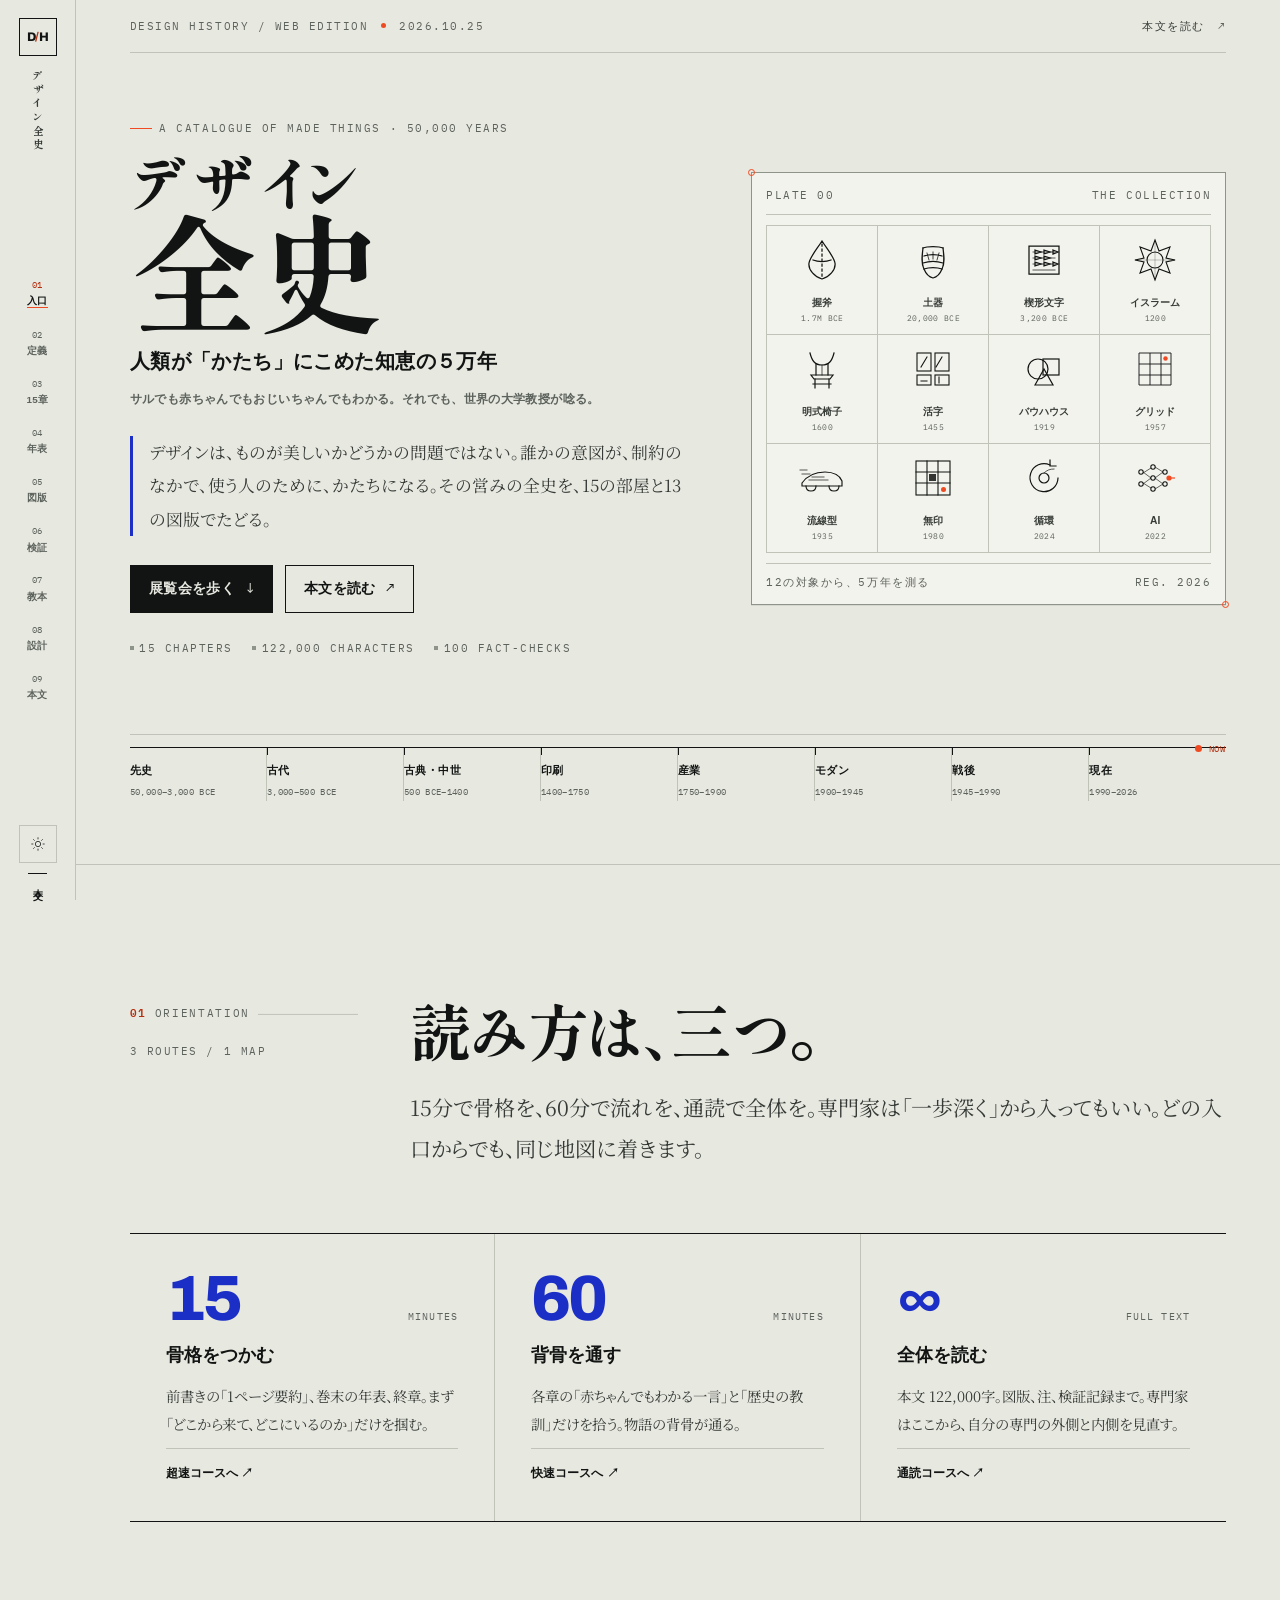
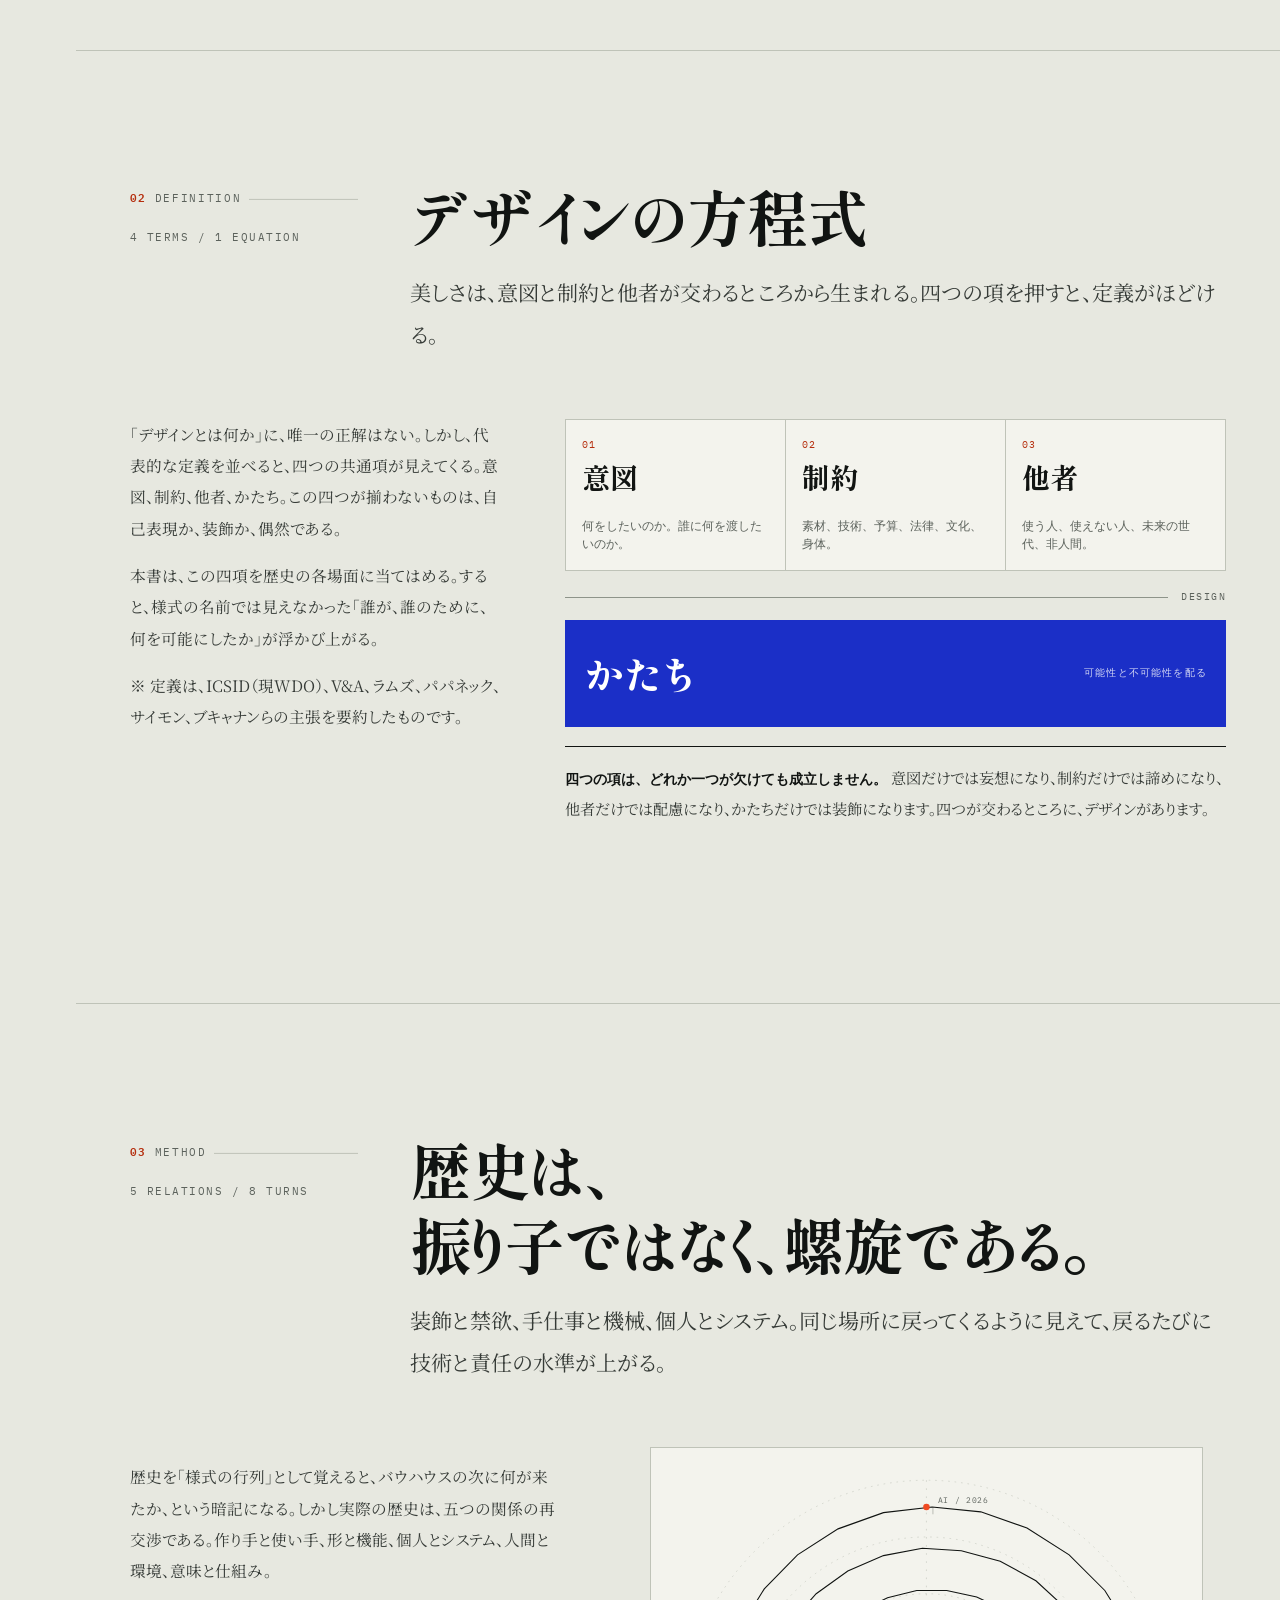
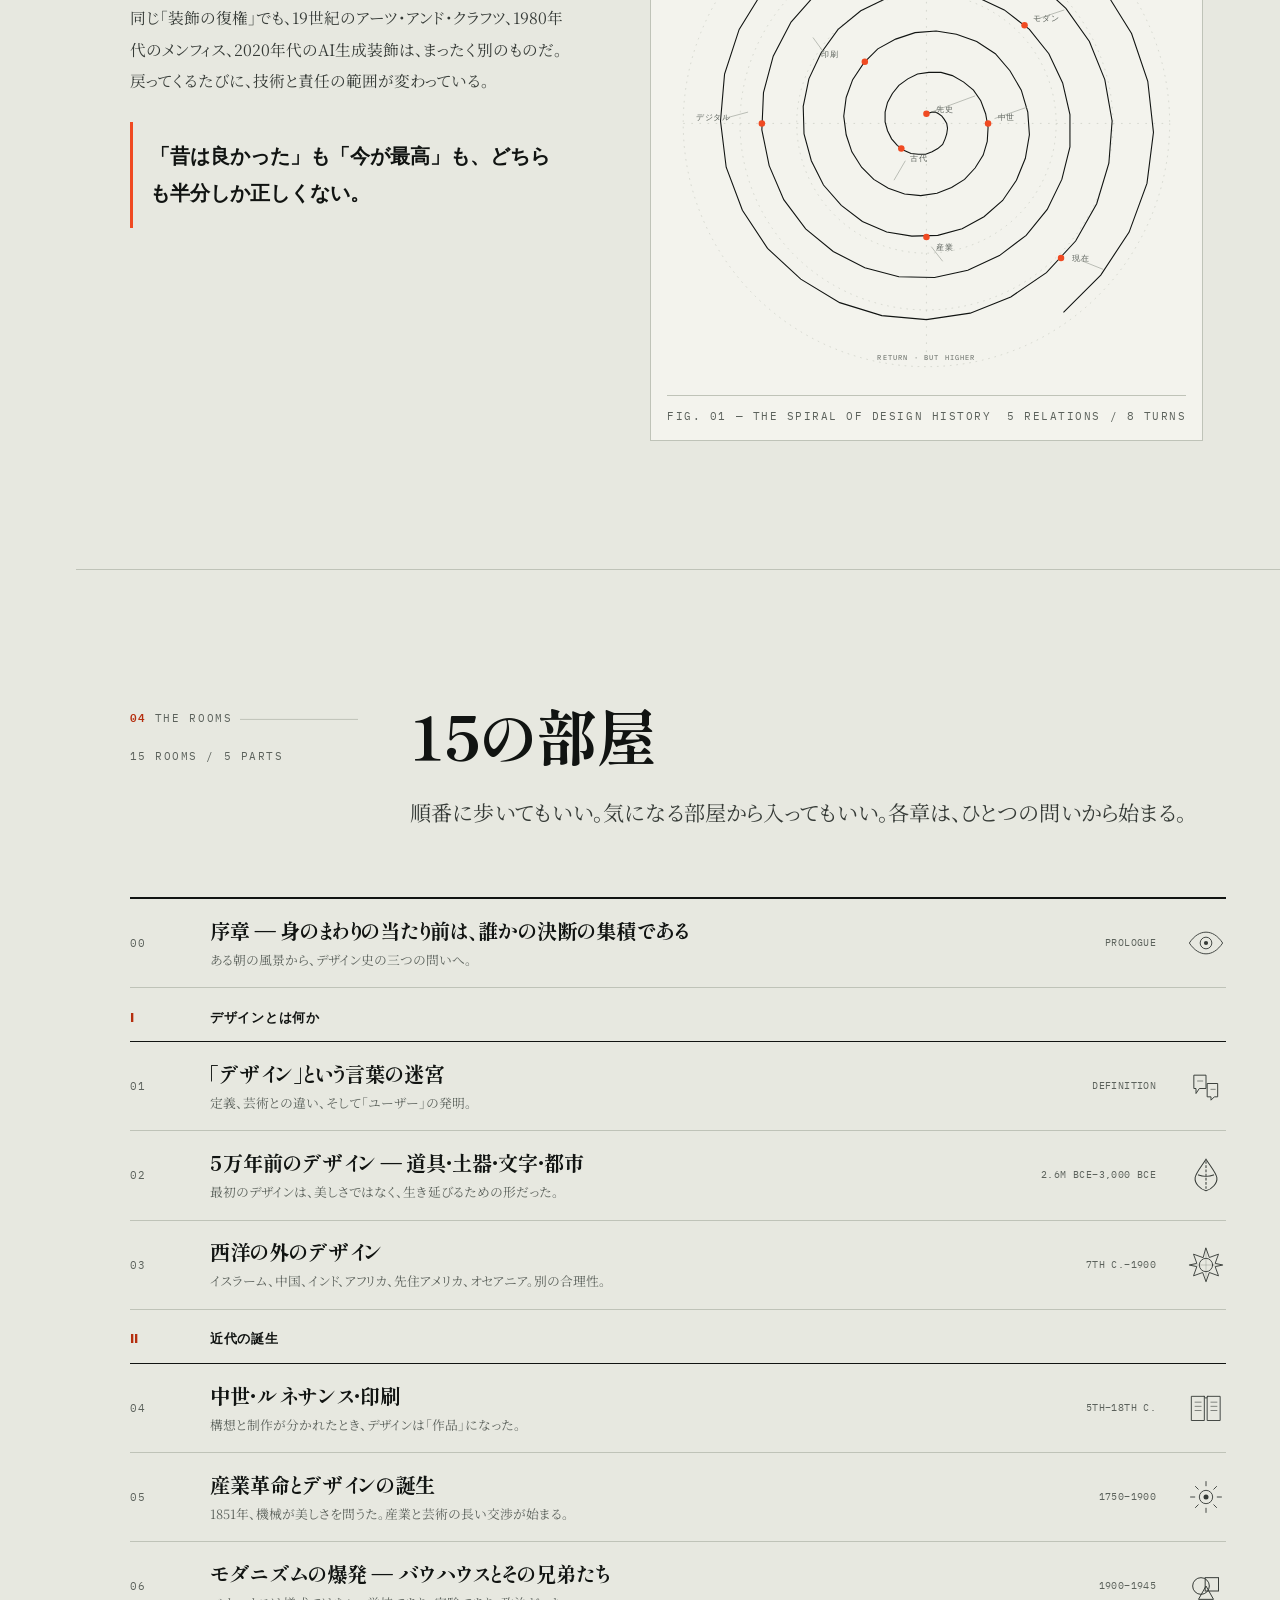
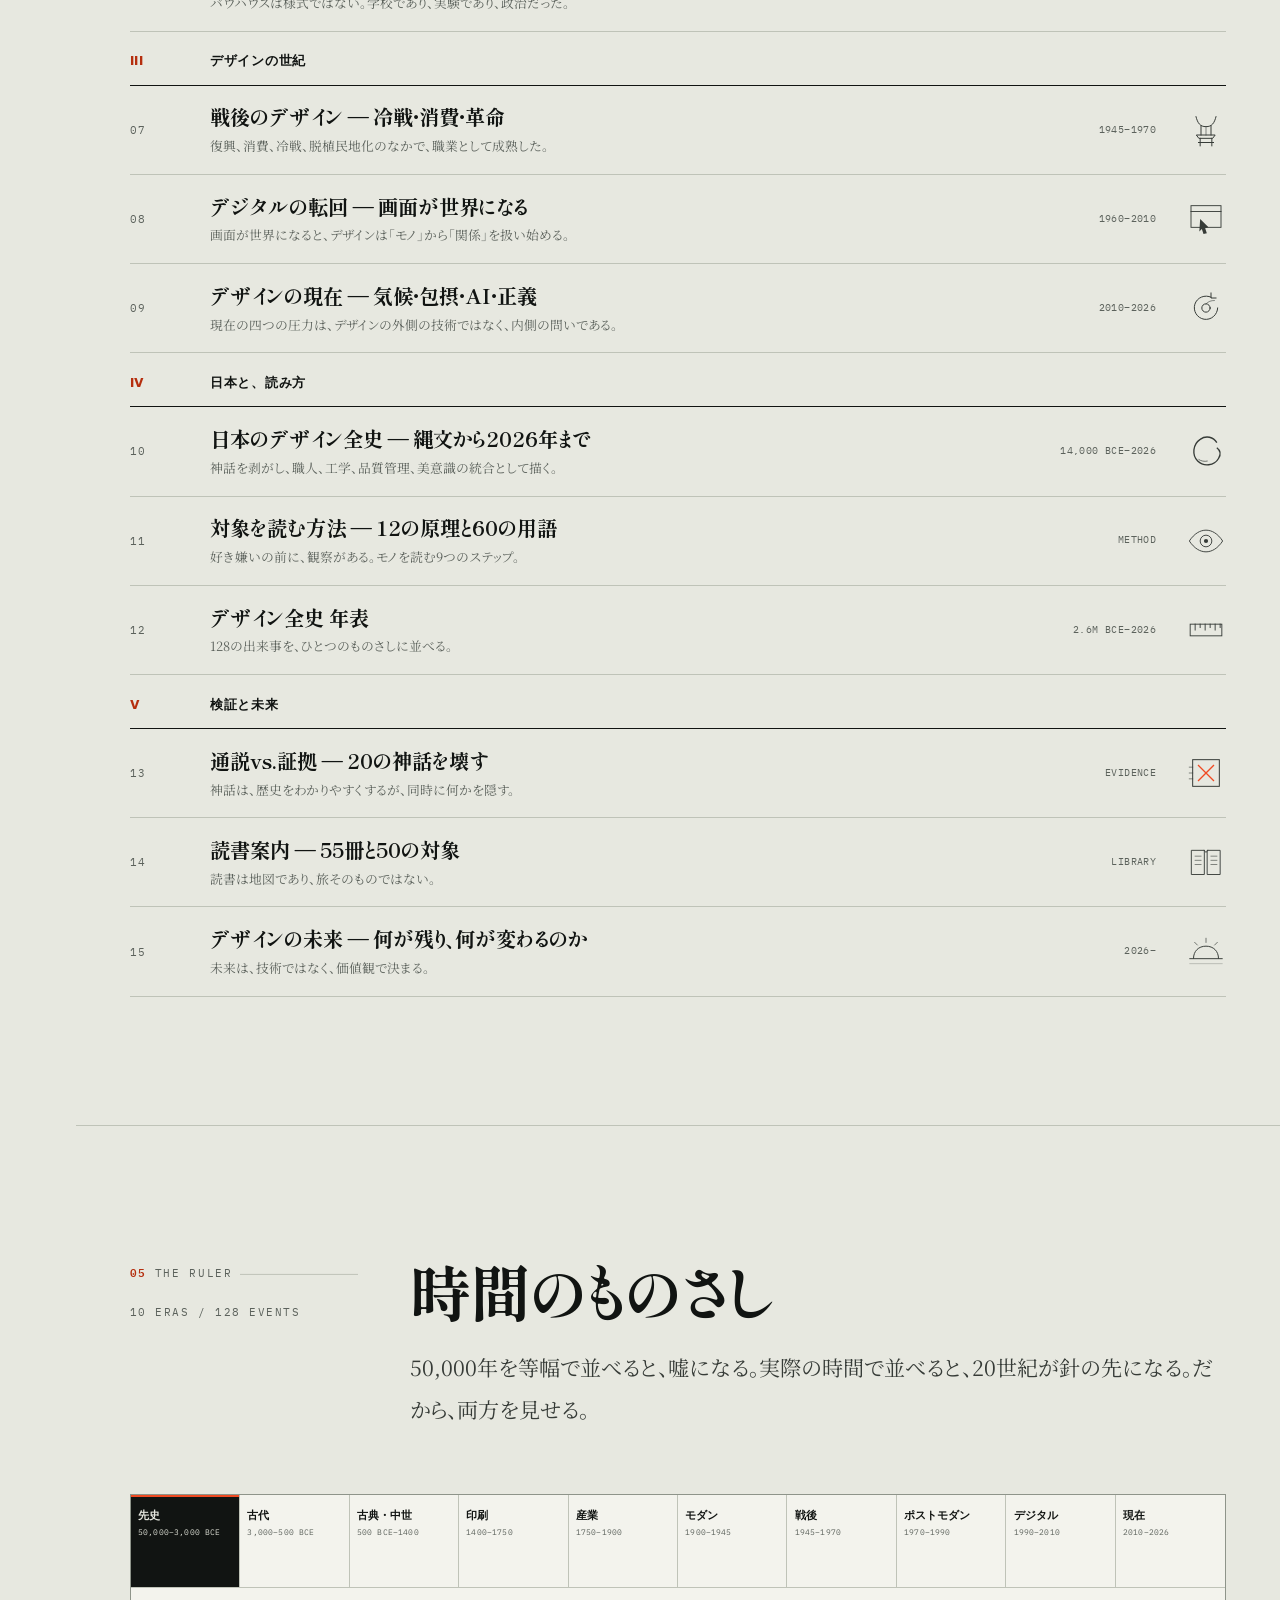
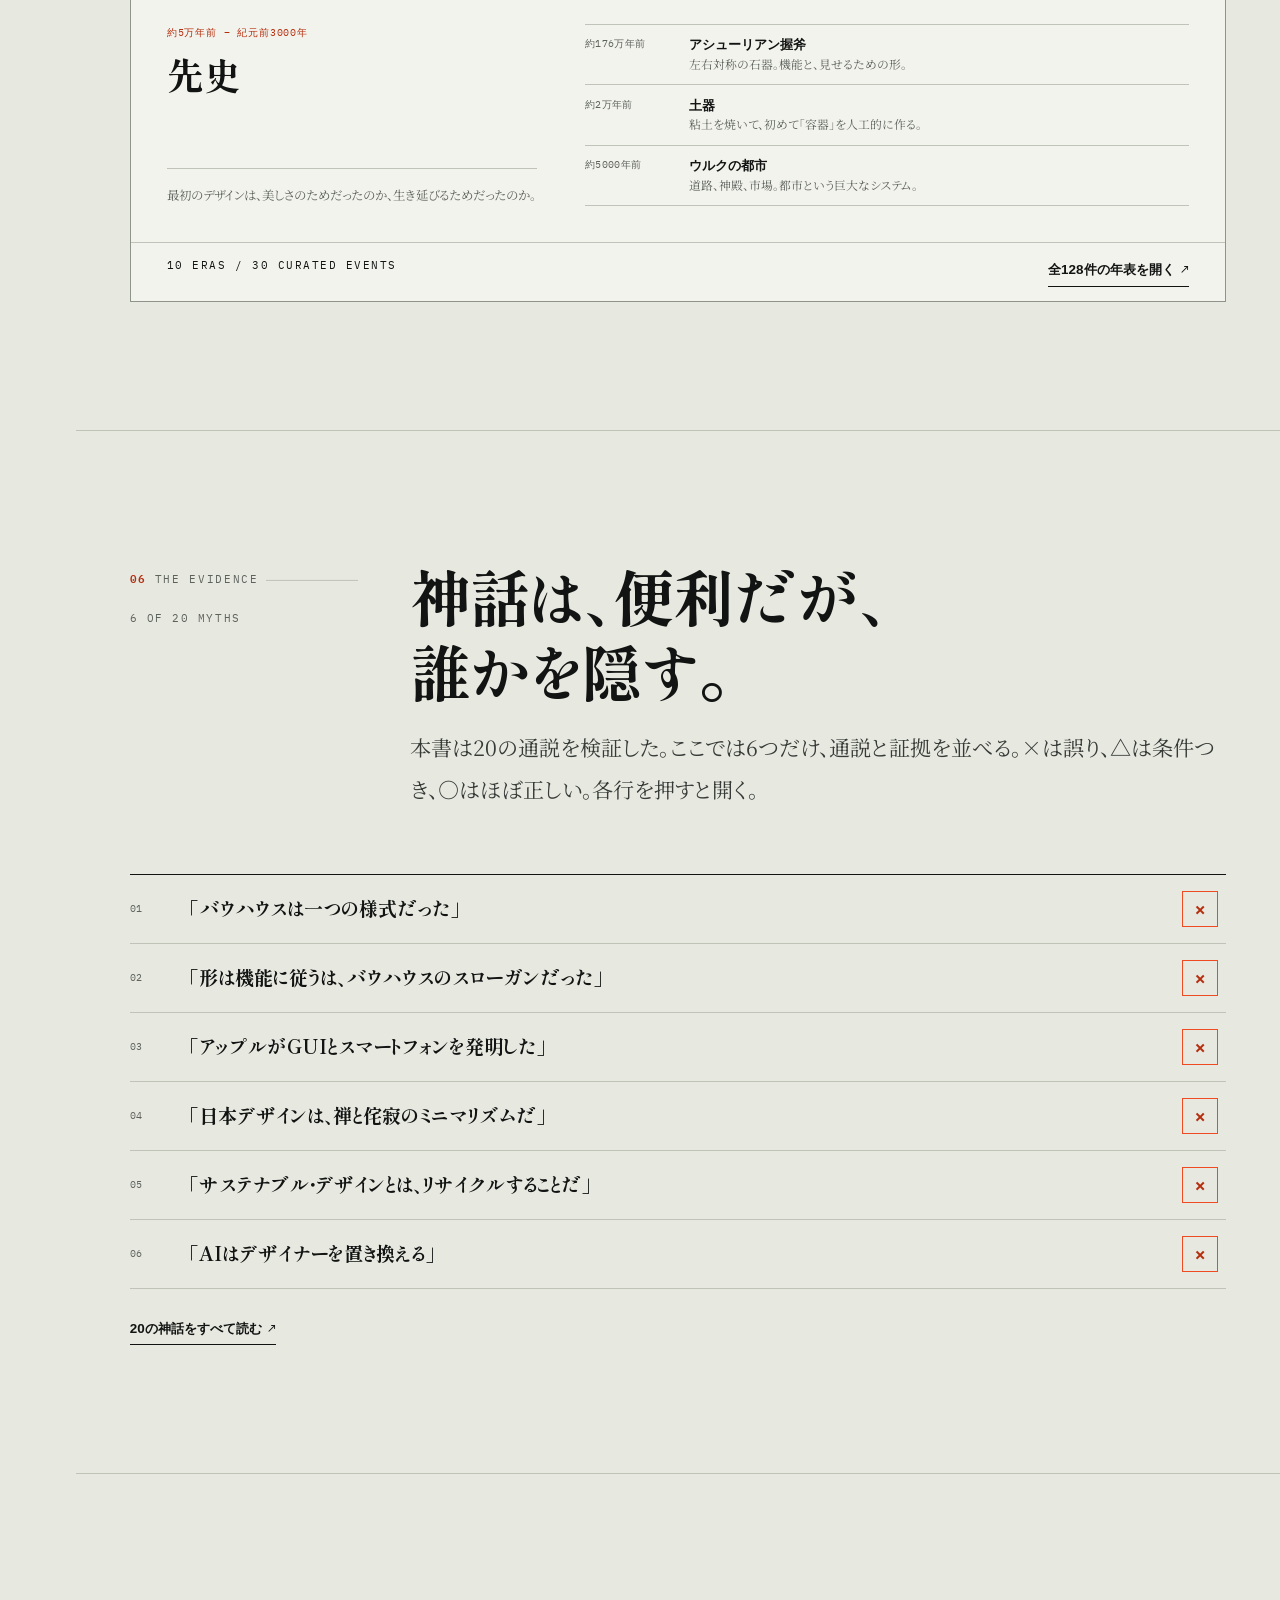
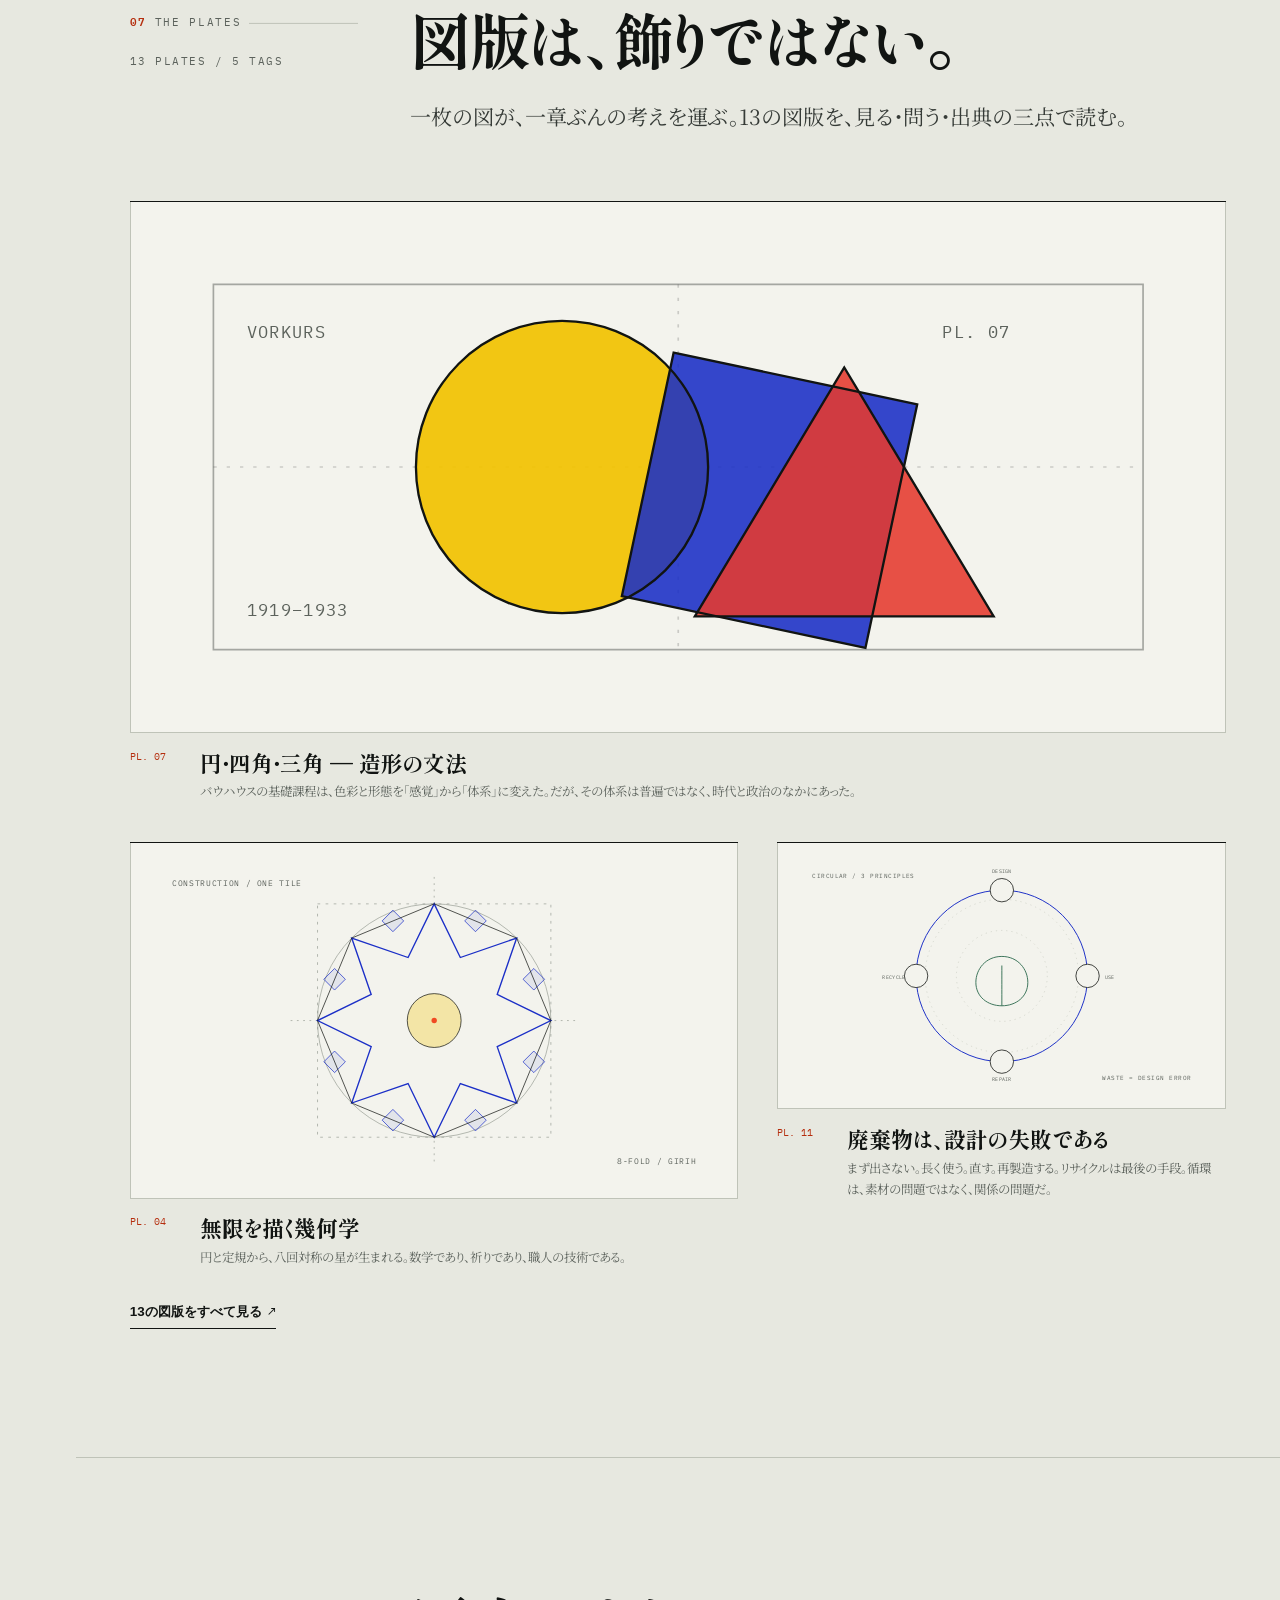
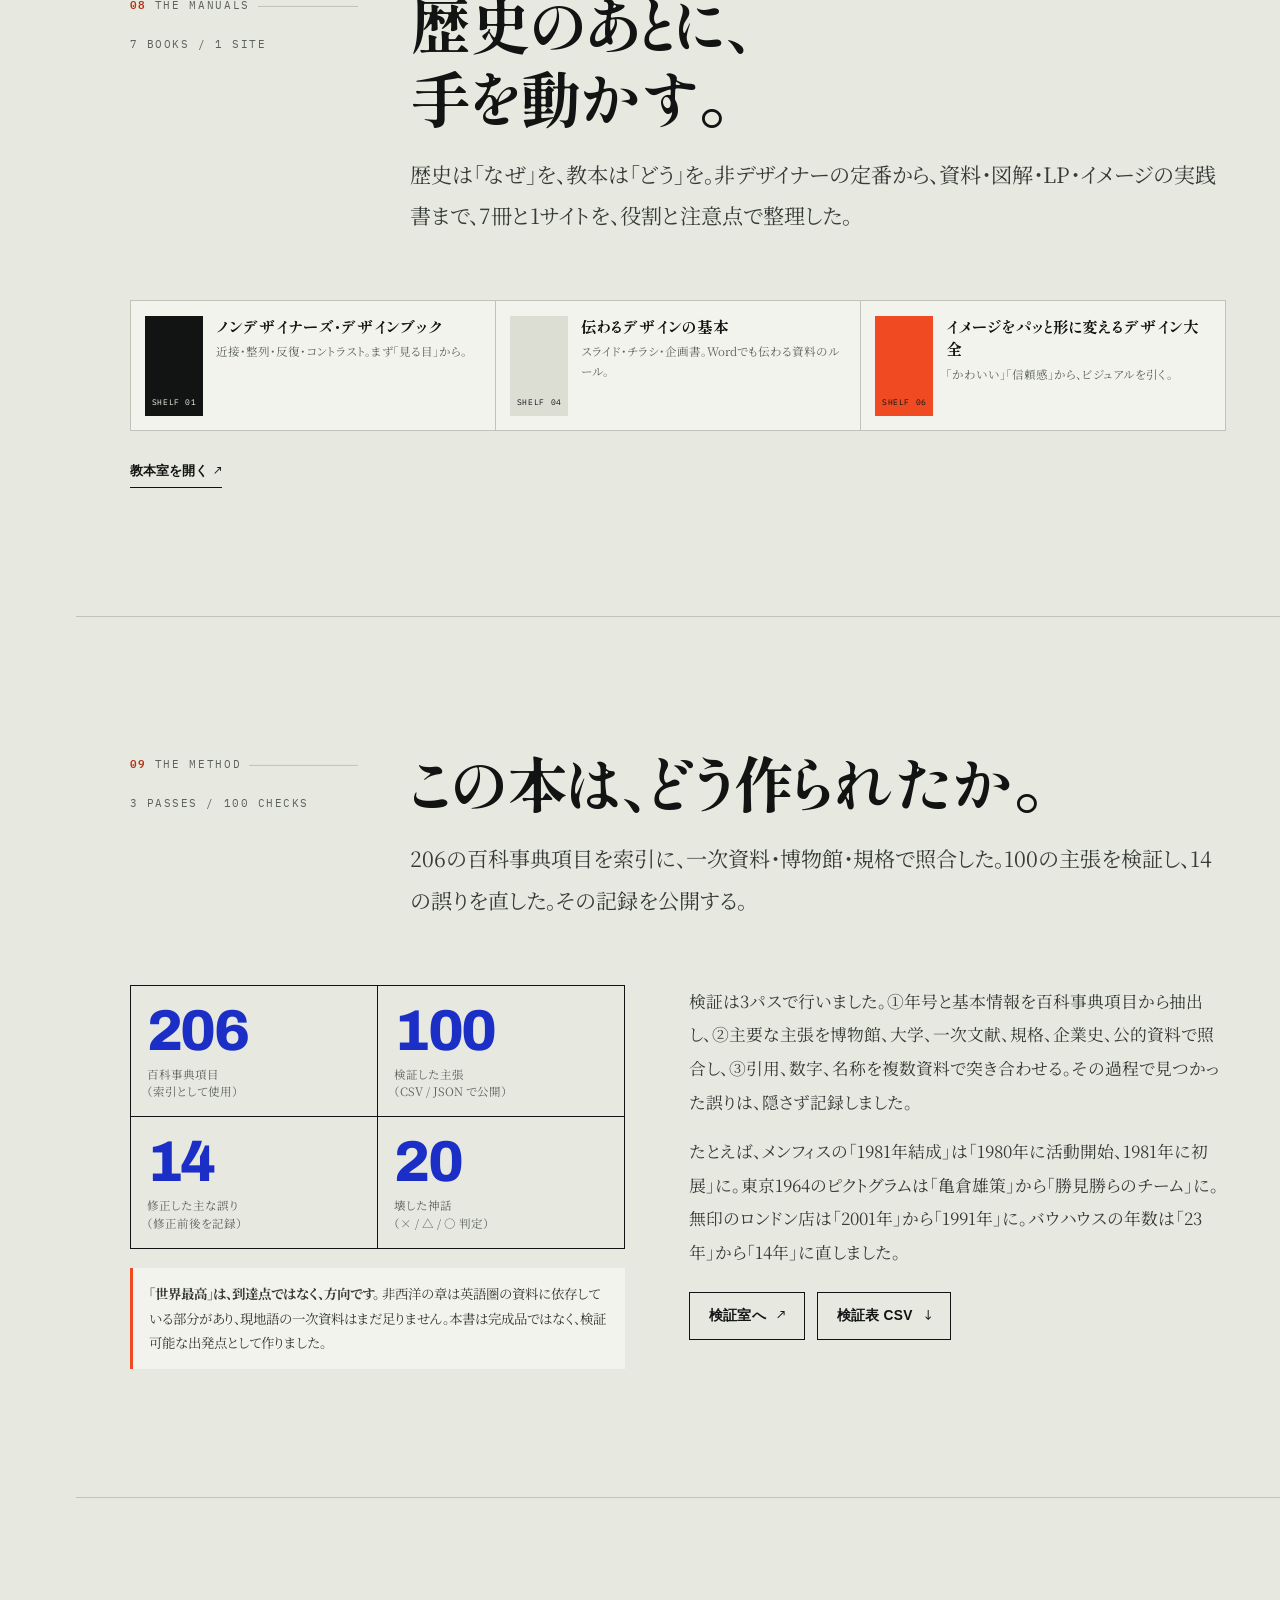
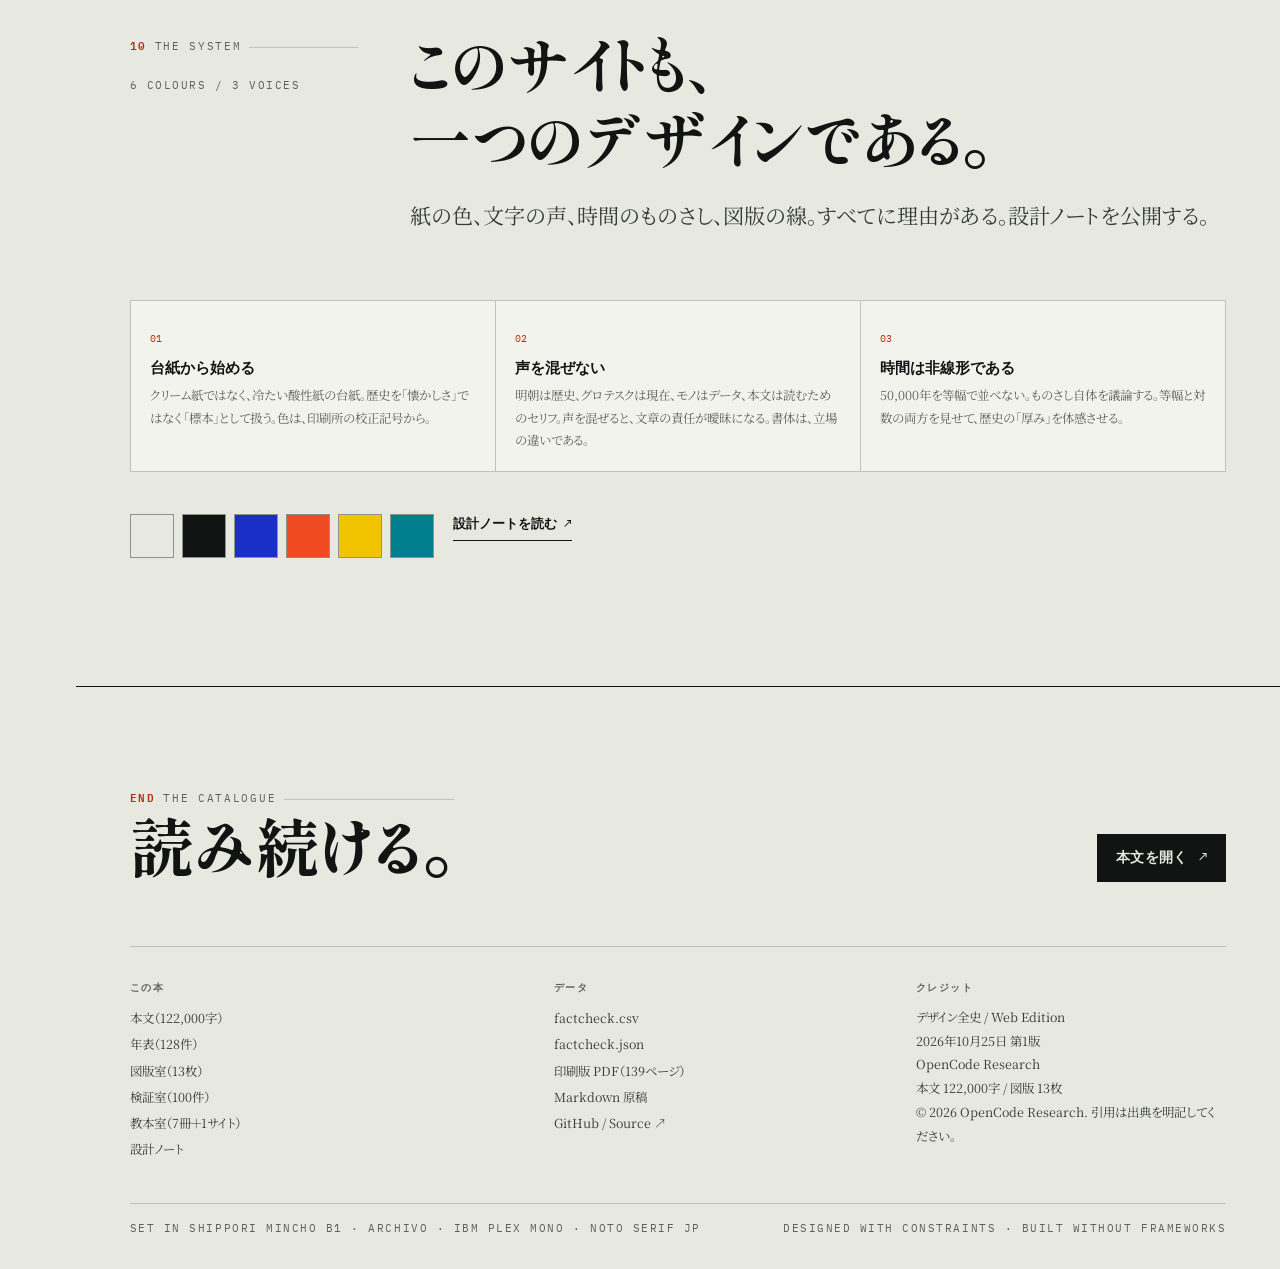
<file: index.html>
<!DOCTYPE html>
<html lang="ja">
<head>
<meta charset="utf-8">
<meta name="viewport" content="width=device-width, initial-scale=1">
<title>デザイン全史 — 人類が「かたち」にこめた知恵の５万年</title>
<meta name="description" content="先史時代から2026年まで、人類のデザインを15の部屋と13の図版でたどる、図解化された教材サイト。100件のファクトチェックと20の神話検証を公開。">
<meta name="theme-color" content="#e7e8e0">
<meta property="og:title" content="デザイン全史 — 人類が「かたち」にこめた知恵の５万年">
<meta property="og:description" content="先史時代から2026年まで、人類のデザインを15の部屋と13の図版でたどる教材サイト。100件のファクトチェックと20の神話検証を公開。">
<meta property="og:type" content="website">
<meta property="og:locale" content="ja_JP">
<link rel="icon" href="favicon.svg" type="image/svg+xml">
<link rel="preconnect" href="https://fonts.googleapis.com">
<link rel="preconnect" href="https://fonts.gstatic.com" crossorigin>
<link href="https://fonts.googleapis.com/css2?family=Archivo:wght@400;500;600;700;800;900&family=IBM+Plex+Mono:wght@400;500;600&family=Noto+Serif+JP:wght@400;500;600;700&family=Shippori+Mincho+B1:wght@400;600;700;800&family=Zen+Kaku+Gothic+New:wght@400;500;700;900&display=swap" rel="stylesheet">
<link rel="stylesheet" href="assets/style.css">
<script>
(function () {
  try {
    var t = localStorage.getItem("dh-theme");
    if (t === "dark") {
      document.documentElement.setAttribute("data-theme", "dark");
      var m = document.querySelector('meta[name="theme-color"]');
      if (m) m.setAttribute("content", "#0d0f0e");
    }
  } catch (e) {}
})();
</script>
</head>
<body data-page="home">

<a class="skip" href="#main">本文へスキップ</a>

<noscript>
  <nav class="nojs-nav" aria-label="メニュー（JavaScriptなし）">
    <a href="#orientation">入口</a>
    <a href="#definition">定義</a>
    <a href="#rooms">15章</a>
    <a href="timeline.html">年表</a>
    <a href="atlas.html">図版</a>
    <a href="method.html">検証</a>
    <a href="textbooks.html">教本</a>
    <a href="design-notes.html">設計</a>
    <a href="read.html">本文</a>
  </nav>
</noscript>

<!-- Specimen marks -->
<svg width="0" height="0" aria-hidden="true" focusable="false" style="position:absolute">
  <symbol id="m-handaxe" viewBox="0 0 48 48" fill="none" stroke="currentColor" stroke-width="1.25" stroke-linecap="square">
    <path d="M24 5 C29 13 36 21 37 27 C38 34 31 41 24 43 C17 41 10 34 11 27 C12 21 19 13 24 5 Z"/>
    <path d="M24 8 V41" stroke-dasharray="2 3"/>
    <path d="M15 24 C20 26 28 26 33 24"/>
  </symbol>
  <symbol id="m-pot" viewBox="0 0 48 48" fill="none" stroke="currentColor" stroke-width="1.25" stroke-linecap="square">
    <path d="M14 12 C13 20 12 27 15 33 C17 38 20 41 24 42 C28 41 31 38 33 33 C36 27 35 20 34 12"/>
    <path d="M14 12 C18 10 30 10 34 12"/>
    <path d="M15 20 C20 18 28 18 33 20 M14 27 C20 25 28 25 34 27 M15 33 C20 31 28 31 33 33"/>
    <path d="M18 17 L20 24 M24 16 V23 M30 17 L28 24" stroke-width="0.8"/>
  </symbol>
  <symbol id="m-tablet" viewBox="0 0 48 48" fill="none" stroke="currentColor" stroke-width="1.25" stroke-linecap="square">
    <path d="M9 10 H39 V38 H9 Z"/>
    <path d="M13 16 H35 M13 22 H35 M13 28 H35 M13 34 H35" stroke-width="0.7"/>
    <path d="M15 14 L21 16 L15 18 Z M24 14 L30 16 L24 18 Z M33 14 L38 16 L33 18 Z"/>
    <path d="M15 20 L21 22 L15 24 Z M24 20 L30 22 L24 24 Z M15 26 L21 28 L15 30 Z M24 26 L30 28 L24 30 Z M33 26 L38 28 L33 30 Z"/>
  </symbol>
  <symbol id="m-star" viewBox="0 0 48 48" fill="none" stroke="currentColor" stroke-width="1.1" stroke-linecap="square">
    <path d="M24 4 L28 15 L39 11 L35 22 L44 24 L35 26 L39 37 L28 33 L24 44 L20 33 L9 37 L13 26 L4 24 L13 22 L9 11 L20 15 Z"/>
    <circle cx="24" cy="24" r="8"/>
    <path d="M24 4 V44 M4 24 H44" stroke-width="0.5" opacity="0.5"/>
  </symbol>
  <symbol id="m-chair" viewBox="0 0 48 48" fill="none" stroke="currentColor" stroke-width="1.2" stroke-linecap="square">
    <path d="M12 8 C14 16 17 20 24 20 C31 20 34 16 36 8"/>
    <path d="M18 19 V30 M30 19 V30"/>
    <path d="M13 30 H35 L32 34 H16 Z"/>
    <path d="M17 34 V43 M31 34 V43 M15 39 H33"/>
    <path d="M24 20 V30" stroke-width="0.7"/>
  </symbol>
  <symbol id="m-type" viewBox="0 0 48 48" fill="none" stroke="currentColor" stroke-width="1.1" stroke-linecap="square">
    <rect x="8" y="8" width="14" height="18"/>
    <rect x="26" y="8" width="14" height="18"/>
    <rect x="8" y="30" width="14" height="10"/>
    <rect x="26" y="30" width="14" height="10"/>
    <path d="M12 22 L18 12 M27 22 L33 12 M12 36 H18 M30 38 V32"/>
  </symbol>
  <symbol id="m-bauhaus" viewBox="0 0 48 48" fill="none" stroke="currentColor" stroke-width="1.2">
    <circle cx="18" cy="24" r="10"/>
    <rect x="23" y="14" width="16" height="16"/>
    <path d="M15 40 L24 24 L33 40 Z"/>
  </symbol>
  <symbol id="m-grid" viewBox="0 0 48 48" fill="none" stroke="currentColor" stroke-width="0.9">
    <path d="M8 8 H40 V40 H8 Z M8 19 H40 M8 30 H40 M19 8 V40 M30 8 V40"/>
    <circle cx="34.5" cy="13.5" r="2.2" fill="var(--signal)" stroke="none"/>
  </symbol>
  <symbol id="m-stream" viewBox="0 0 48 48" fill="none" stroke="currentColor" stroke-width="1.15" stroke-linecap="square">
    <path d="M4 29 C9 22 17 18 27 18 C36 18 42 22 44 27 L44 32 H4 Z"/>
    <path d="M8 32 C8 35 10 37 13 37 C16 37 18 35 18 32 M31 32 C31 35 33 37 36 37 C39 37 41 35 41 32"/>
    <path d="M14 23 H26 M11 26 H30" stroke-width="0.7"/>
    <path d="M4 20 H12 M2 16 H9" stroke-width="0.7"/>
  </symbol>
  <symbol id="m-muji" viewBox="0 0 48 48" fill="none" stroke="currentColor" stroke-width="1.1" stroke-linecap="square">
    <rect x="7" y="7" width="34" height="34"/>
    <path d="M7 18 H41 M7 29 H41 M18 7 V41 M29 7 V41"/>
    <rect x="20" y="20" width="7" height="7" fill="currentColor" stroke="none" opacity="0.85"/>
    <circle cx="34.5" cy="35.5" r="2.5" fill="var(--signal)" stroke="none"/>
  </symbol>
  <symbol id="m-loop" viewBox="0 0 48 48" fill="none" stroke="currentColor" stroke-width="1.2" stroke-linecap="square">
    <path d="M38 24 A14 14 0 1 1 30 11"/>
    <path d="M30 6 V12 H36"/>
    <circle cx="24" cy="24" r="5"/>
    <path d="M24 19 C27 16 30 15 34 15" stroke-width="0.7"/>
  </symbol>
  <symbol id="m-ai" viewBox="0 0 48 48" fill="none" stroke="currentColor" stroke-width="1.05">
    <circle cx="10" cy="18" r="2.2"/><circle cx="10" cy="30" r="2.2"/>
    <circle cx="22" cy="13" r="2.2"/><circle cx="22" cy="24" r="2.2"/><circle cx="22" cy="35" r="2.2"/>
    <circle cx="34" cy="18" r="2.2"/><circle cx="34" cy="30" r="2.2"/>
    <path d="M12 19 L20 14 M12 29 L20 34 M12 18 L20 24 M12 30 L20 24 M24 13 L32 18 M24 35 L32 30 M24 24 L32 18 M24 24 L32 30" stroke-width="0.65"/>
    <path d="M38 24 H44" stroke="var(--signal)" stroke-width="1.2"/>
    <circle cx="38" cy="24" r="2.6" fill="var(--signal)" stroke="none"/>
  </symbol>
  <symbol id="m-word" viewBox="0 0 48 48" fill="none" stroke="currentColor" stroke-width="1.15" stroke-linecap="square">
    <path d="M10 11 H24 V27 H16 L12 33 V27 H10 Z"/>
    <path d="M26 21 H38 V37 H34 L30 41 V37 H26 Z"/>
    <path d="M14 18 H20 M30 28 H35" stroke-width="0.7"/>
  </symbol>
  <symbol id="m-gear" viewBox="0 0 48 48" fill="none" stroke="currentColor" stroke-width="1.1">
    <circle cx="24" cy="24" r="8"/>
    <path d="M24 5 V11 M24 37 V43 M5 24 H11 M37 24 H43 M11 11 L15 15 M33 33 L37 37 M37 11 L33 15 M15 33 L11 37"/>
    <circle cx="24" cy="24" r="3" fill="currentColor" stroke="none"/>
  </symbol>
  <symbol id="m-cursor" viewBox="0 0 48 48" fill="none" stroke="currentColor" stroke-width="1.1" stroke-linecap="square">
    <rect x="6" y="8" width="36" height="26"/>
    <path d="M6 15 H42"/>
    <path d="M17 24 L27 34 L23 35 L25 41 L21 42 L19 36 L16 39 Z" fill="currentColor" stroke="none"/>
  </symbol>
  <symbol id="m-enso" viewBox="0 0 48 48" fill="none" stroke="currentColor" stroke-width="1.6">
    <path d="M37 14 C33 7 24 5 17 10 C8 16 7 29 14 36 C21 43 34 42 39 33 C42 28 41 23 37 20"/>
    <path d="M15 34 C18 36 22 37 26 36" stroke-width="0.8"/>
  </symbol>
  <symbol id="m-eye" viewBox="0 0 48 48" fill="none" stroke="currentColor" stroke-width="1.1">
    <path d="M4 24 C10 15 17 11 24 11 C31 11 38 15 44 24 C38 33 31 37 24 37 C17 37 10 33 4 24 Z"/>
    <circle cx="24" cy="24" r="7"/>
    <circle cx="24" cy="24" r="2.5" fill="currentColor" stroke="none"/>
  </symbol>
  <symbol id="m-ruler" viewBox="0 0 48 48" fill="none" stroke="currentColor" stroke-width="1.1" stroke-linecap="square">
    <rect x="5" y="17" width="38" height="14"/>
    <path d="M11 17 V24 M17 17 V21 M23 17 V24 M29 17 V21 M35 17 V24 M41 17 V21"/>
  </symbol>
  <symbol id="m-myth" viewBox="0 0 48 48" fill="none" stroke="currentColor" stroke-width="1.2" stroke-linecap="square">
    <rect x="8" y="8" width="32" height="32"/>
    <path d="M15 15 L33 33 M33 15 L15 33" stroke="var(--signal)" stroke-width="1.6"/>
    <path d="M8 17 H4 M8 24 H4 M8 31 H4" stroke-width="0.7"/>
  </symbol>
  <symbol id="m-book" viewBox="0 0 48 48" fill="none" stroke="currentColor" stroke-width="1.1" stroke-linecap="square">
    <path d="M7 10 H22 V39 H7 Z M26 10 H41 V39 H26 Z"/>
    <path d="M22 10 C23 13 25 13 26 10"/>
    <path d="M11 17 H18 M11 22 H18 M11 27 H18 M30 17 H37 M30 22 H37 M30 27 H37" stroke-width="0.7"/>
  </symbol>
  <symbol id="m-horizon" viewBox="0 0 48 48" fill="none" stroke="currentColor" stroke-width="1.15">
    <path d="M4 32 H44"/>
    <path d="M9 32 C9 23 15 17 24 17 C33 17 39 23 39 32"/>
    <path d="M24 7 V13 M10 12 L14 16 M38 12 L34 16" stroke-width="0.8"/>
    <path d="M4 38 H44" stroke-width="0.5" opacity="0.6"/>
  </symbol>
</svg>

<aside class="rail" aria-label="サイト">
  <a class="rail__brand" href="index.html" aria-label="デザイン全史 ホーム">
    <span class="rail__mark">D<span>/</span>H</span>
    <span class="rail__name">デザイン全史</span>
  </a>

  <nav class="rail__nav" id="site-nav" aria-label="主要">
    <a class="rail__link" href="#orientation" aria-current="page">
      <span class="rail__num">01</span><span class="rail__label">入口</span>
    </a>
    <a class="rail__link" href="#definition">
      <span class="rail__num">02</span><span class="rail__label">定義</span>
    </a>
    <a class="rail__link" href="#rooms">
      <span class="rail__num">03</span><span class="rail__label">15章</span>
    </a>
    <a class="rail__link" href="timeline.html">
      <span class="rail__num">04</span><span class="rail__label">年表</span>
    </a>
    <a class="rail__link" href="atlas.html">
      <span class="rail__num">05</span><span class="rail__label">図版</span>
    </a>
    <a class="rail__link" href="method.html">
      <span class="rail__num">06</span><span class="rail__label">検証</span>
    </a>
    <a class="rail__link" href="textbooks.html">
      <span class="rail__num">07</span><span class="rail__label">教本</span>
    </a>
    <a class="rail__link" href="design-notes.html">
      <span class="rail__num">08</span><span class="rail__label">設計</span>
    </a>
    <a class="rail__link rail__link--read" href="read.html">
      <span class="rail__num">09</span><span class="rail__label">本文</span>
    </a>
  </nav>

  <div class="rail__bottom">
    <button class="rail__toggle theme-toggle" type="button" data-theme-toggle aria-pressed="false" aria-label="照明を暗くする">
      <svg class="icon-sun" viewBox="0 0 24 24" fill="none" stroke="currentColor" stroke-width="1.4" aria-hidden="true"><circle cx="12" cy="12" r="4"/><path d="M12 2v3M12 19v3M2 12h3M19 12h3M4.9 4.9l2.1 2.1M17 17l2.1 2.1M19.1 4.9L17 7M7 17l-2.1 2.1"/></svg>
      <svg class="icon-moon" viewBox="0 0 24 24" fill="none" stroke="currentColor" stroke-width="1.4" aria-hidden="true"><path d="M20 14.5A8 8 0 1 1 9.5 4 6.5 6.5 0 0 0 20 14.5Z"/></svg>
    </button>
    <a class="rail__read" href="read.html">本文</a>
  </div>

  <div class="rail__mobile">
    <button class="rail__toggle theme-toggle" type="button" data-theme-toggle aria-pressed="false" aria-label="照明を暗くする">
      <svg class="icon-sun" viewBox="0 0 24 24" fill="none" stroke="currentColor" stroke-width="1.4" aria-hidden="true"><circle cx="12" cy="12" r="4"/><path d="M12 2v3M12 19v3M2 12h3M19 12h3M4.9 4.9l2.1 2.1M17 17l2.1 2.1M19.1 4.9L17 7M7 17l-2.1 2.1"/></svg>
      <svg class="icon-moon" viewBox="0 0 24 24" fill="none" stroke="currentColor" stroke-width="1.4" aria-hidden="true"><path d="M20 14.5A8 8 0 1 1 9.5 4 6.5 6.5 0 0 0 20 14.5Z"/></svg>
    </button>
    <button class="nav-toggle" type="button" data-nav-toggle aria-controls="site-nav" aria-expanded="false">
      <span class="nav-toggle__label">メニュー</span>
      <span class="nav-toggle__bars" aria-hidden="true"><span></span><span></span></span>
    </button>
  </div>
</aside>
<div class="nav-scrim" data-nav-scrim aria-hidden="true"></div>

<main id="main" class="page">
  <div class="shell">
    <div class="runhead mono">
      <div class="runhead__left">
        <span>DESIGN HISTORY / WEB EDITION</span>
        <span class="runhead__dot" aria-hidden="true"></span>
        <span>2026.10.25</span>
      </div>
      <div class="runhead__right">
        <a href="read.html">本文を読む</a>
        <span aria-hidden="true">↗</span>
      </div>
    </div>
  </div>

  <!-- HERO -->
  <header class="hero">
    <div class="shell">
      <div class="hero__grid">
        <div class="hero__copy">
          <p class="hero__kicker mono">A CATALOGUE OF MADE THINGS · 50,000 YEARS</p>
          <h1 class="hero__title">
            <span class="hero__title-a">デザイン</span>
            <span class="hero__title-b">全史</span>
          </h1>
          <p class="hero__sub">人類が「かたち」にこめた知恵の５万年</p>
          <p class="hero__promise">サルでも赤ちゃんでもおじいちゃんでもわかる。それでも、世界の大学教授が唸る。</p>
          <p class="hero__thesis">
            デザインは、ものが美しいかどうかの問題ではない。誰かの意図が、制約のなかで、使う人のために、かたちになる。その営みの全史を、15の部屋と13の図版でたどる。
          </p>
          <div class="hero__actions">
            <a class="btn btn--solid" href="#rooms">展覧会を歩く <span class="btn__arrow" aria-hidden="true">↓</span></a>
            <a class="btn" href="read.html">本文を読む <span class="btn__arrow" aria-hidden="true">↗</span></a>
          </div>
          <p class="hero__meta mono">
            <span>15 CHAPTERS</span>
            <span>122,000 CHARACTERS</span>
            <span>100 FACT-CHECKS</span>
          </p>
        </div>

        <div class="tray hero__tray" aria-label="12のデザイン標本">
          <div class="tray__head mono">
            <span>PLATE 00</span>
            <span>THE COLLECTION</span>
          </div>
          <div class="tray__grid">
            <figure class="specimen">
              <svg class="specimen__mark" aria-hidden="true"><use href="#m-handaxe"/></svg>
              <figcaption><span class="specimen__name">握斧</span><span class="specimen__year">1.7M BCE</span></figcaption>
            </figure>
            <figure class="specimen">
              <svg class="specimen__mark" aria-hidden="true"><use href="#m-pot"/></svg>
              <figcaption><span class="specimen__name">土器</span><span class="specimen__year">20,000 BCE</span></figcaption>
            </figure>
            <figure class="specimen">
              <svg class="specimen__mark" aria-hidden="true"><use href="#m-tablet"/></svg>
              <figcaption><span class="specimen__name">楔形文字</span><span class="specimen__year">3,200 BCE</span></figcaption>
            </figure>
            <figure class="specimen">
              <svg class="specimen__mark" aria-hidden="true"><use href="#m-star"/></svg>
              <figcaption><span class="specimen__name">イスラーム</span><span class="specimen__year">1200</span></figcaption>
            </figure>
            <figure class="specimen">
              <svg class="specimen__mark" aria-hidden="true"><use href="#m-chair"/></svg>
              <figcaption><span class="specimen__name">明式椅子</span><span class="specimen__year">1600</span></figcaption>
            </figure>
            <figure class="specimen">
              <svg class="specimen__mark" aria-hidden="true"><use href="#m-type"/></svg>
              <figcaption><span class="specimen__name">活字</span><span class="specimen__year">1455</span></figcaption>
            </figure>
            <figure class="specimen">
              <svg class="specimen__mark" aria-hidden="true"><use href="#m-bauhaus"/></svg>
              <figcaption><span class="specimen__name">バウハウス</span><span class="specimen__year">1919</span></figcaption>
            </figure>
            <figure class="specimen">
              <svg class="specimen__mark" aria-hidden="true"><use href="#m-grid"/></svg>
              <figcaption><span class="specimen__name">グリッド</span><span class="specimen__year">1957</span></figcaption>
            </figure>
            <figure class="specimen">
              <svg class="specimen__mark" aria-hidden="true"><use href="#m-stream"/></svg>
              <figcaption><span class="specimen__name">流線型</span><span class="specimen__year">1935</span></figcaption>
            </figure>
            <figure class="specimen">
              <svg class="specimen__mark" aria-hidden="true"><use href="#m-muji"/></svg>
              <figcaption><span class="specimen__name">無印</span><span class="specimen__year">1980</span></figcaption>
            </figure>
            <figure class="specimen">
              <svg class="specimen__mark" aria-hidden="true"><use href="#m-loop"/></svg>
              <figcaption><span class="specimen__name">循環</span><span class="specimen__year">2024</span></figcaption>
            </figure>
            <figure class="specimen">
              <svg class="specimen__mark" aria-hidden="true"><use href="#m-ai"/></svg>
              <figcaption><span class="specimen__name">AI</span><span class="specimen__year">2022</span></figcaption>
            </figure>
          </div>
          <div class="tray__foot mono">
            <span>12の対象から、5万年を測る</span>
            <span>REG. 2026</span>
          </div>
        </div>
      </div>

      <div class="hero__ruler" aria-label="時代のものさし">
        <div class="ruler">
          <ol class="ruler__eras">
            <li class="ruler__era"><span class="ruler__name">先史</span><span class="ruler__years">50,000–3,000 BCE</span></li>
            <li class="ruler__era"><span class="ruler__name">古代</span><span class="ruler__years">3,000–500 BCE</span></li>
            <li class="ruler__era"><span class="ruler__name">古典・中世</span><span class="ruler__years">500 BCE–1400</span></li>
            <li class="ruler__era"><span class="ruler__name">印刷</span><span class="ruler__years">1400–1750</span></li>
            <li class="ruler__era"><span class="ruler__name">産業</span><span class="ruler__years">1750–1900</span></li>
            <li class="ruler__era"><span class="ruler__name">モダン</span><span class="ruler__years">1900–1945</span></li>
            <li class="ruler__era"><span class="ruler__name">戦後</span><span class="ruler__years">1945–1990</span></li>
            <li class="ruler__era"><span class="ruler__name">現在</span><span class="ruler__years">1990–2026</span></li>
          </ol>
          <span class="ruler__now mono">NOW</span>
        </div>
      </div>
    </div>
  </header>

  <!-- ORIENTATION -->
  <section class="section" id="orientation">
    <div class="shell">
      <div class="section-head" data-reveal>
        <div class="section-head__aside">
          <p class="eyebrow"><span class="eyebrow__no">01</span> ORIENTATION</p>
          <p class="section-head__note mono">3 ROUTES / 1 MAP</p>
        </div>
        <div class="section-head__main">
          <h2 class="section-title">読み方は、三つ。</h2>
          <p class="section-lede">15分で骨格を、60分で流れを、通読で全体を。専門家は「一歩深く」から入ってもいい。どの入口からでも、同じ地図に着きます。</p>
        </div>
      </div>

      <div class="routes" data-reveal>
        <a class="route" href="read.html#summary">
          <div class="route__top"><span class="route__num">15</span><span class="route__label">MINUTES</span></div>
          <h3 class="route__title">骨格をつかむ</h3>
          <p class="route__text">前書きの「1ページ要約」、巻末の年表、終章。まず「どこから来て、どこにいるのか」だけを掴む。</p>
          <span class="route__link">超速コースへ ↗</span>
        </a>
        <a class="route" href="read.html#ch-01">
          <div class="route__top"><span class="route__num">60</span><span class="route__label">MINUTES</span></div>
          <h3 class="route__title">背骨を通す</h3>
          <p class="route__text">各章の「赤ちゃんでもわかる一言」と「歴史の教訓」だけを拾う。物語の背骨が通る。</p>
          <span class="route__link">快速コースへ ↗</span>
        </a>
        <a class="route" href="read.html">
          <div class="route__top"><span class="route__num">∞</span><span class="route__label">FULL TEXT</span></div>
          <h3 class="route__title">全体を読む</h3>
          <p class="route__text">本文 122,000字。図版、注、検証記録まで。専門家はここから、自分の専門の外側と内側を見直す。</p>
          <span class="route__link">通読コースへ ↗</span>
        </a>
      </div>
    </div>
  </section>

  <!-- DEFINITION -->
  <section class="section" id="definition">
    <div class="shell">
      <div class="section-head" data-reveal>
        <div class="section-head__aside">
          <p class="eyebrow"><span class="eyebrow__no">02</span> DEFINITION</p>
          <p class="section-head__note mono">4 TERMS / 1 EQUATION</p>
        </div>
        <div class="section-head__main">
          <h2 class="section-title">デザインの方程式</h2>
          <p class="section-lede">美しさは、意図と制約と他者が交わるところから生まれる。四つの項を押すと、定義がほどける。</p>
        </div>
      </div>

      <div class="equation" data-reveal>
        <div class="equation__copy">
          <p>「デザインとは何か」に、唯一の正解はない。しかし、代表的な定義を並べると、四つの共通項が見えてくる。意図、制約、他者、かたち。この四つが揃わないものは、自己表現か、装飾か、偶然である。</p>
          <p>本書は、この四項を歴史の各場面に当てはめる。すると、様式の名前では見えなかった「誰が、誰のために、何を可能にしたか」が浮かび上がる。</p>
          <p class="equation__note">※ 定義は、ICSID（現WDO）、V&amp;A、ラムズ、パパネック、サイモン、ブキャナンらの主張を要約したものです。</p>
        </div>

        <div class="equation__stage">
          <div class="equation__flow" role="group" aria-label="デザインの四項">
            <button class="term" type="button" data-term="intent" aria-pressed="false">
              <span class="term__no">01</span>
              <span class="term__name">意図</span>
              <span class="term__hint">何をしたいのか。誰に何を渡したいのか。</span>
            </button>
            <button class="term" type="button" data-term="constraint" aria-pressed="false">
              <span class="term__no">02</span>
              <span class="term__name">制約</span>
              <span class="term__hint">素材、技術、予算、法律、文化、身体。</span>
            </button>
            <button class="term" type="button" data-term="other" aria-pressed="false">
              <span class="term__no">03</span>
              <span class="term__name">他者</span>
              <span class="term__hint">使う人、使えない人、未来の世代、非人間。</span>
            </button>
          </div>
          <div class="equation__arrow" aria-hidden="true"><span>DESIGN</span></div>
          <div class="equation__form">
            <strong>かたち</strong>
            <span>可能性と不可能性を配る</span>
          </div>
          <p class="equation__detail" data-term-detail aria-live="polite"><strong>四つの項は、どれか一つが欠けても成立しません。</strong> 意図だけでは妄想になり、制約だけでは諦めになり、他者だけでは配慮になり、かたちだけでは装飾になります。四つが交わるところに、デザインがあります。</p>
        </div>
      </div>
    </div>
  </section>

  <!-- SPIRAL -->
  <section class="section" id="spiral">
    <div class="shell">
      <div class="section-head" data-reveal>
        <div class="section-head__aside">
          <p class="eyebrow"><span class="eyebrow__no">03</span> METHOD</p>
          <p class="section-head__note mono">5 RELATIONS / 8 TURNS</p>
        </div>
        <div class="section-head__main">
          <h2 class="section-title">歴史は、<br>振り子ではなく、螺旋である。</h2>
          <p class="section-lede">装飾と禁欲、手仕事と機械、個人とシステム。同じ場所に戻ってくるように見えて、戻るたびに技術と責任の水準が上がる。</p>
        </div>
      </div>

      <div class="spiral" data-reveal>
        <div class="spiral__copy">
          <p>歴史を「様式の行列」として覚えると、バウハウスの次に何が来たか、という暗記になる。しかし実際の歴史は、五つの関係の再交渉である。作り手と使い手、形と機能、個人とシステム、人間と環境、意味と仕組み。</p>
          <p>同じ「装飾の復権」でも、19世紀のアーツ・アンド・クラフツ、1980年代のメンフィス、2020年代のAI生成装飾は、まったく別のものだ。戻ってくるたびに、技術と責任の範囲が変わっている。</p>
          <blockquote class="spiral__quote">「昔は良かった」も「今が最高」も、どちらも半分しか正しくない。</blockquote>
        </div>

        <figure class="spiral__figure">
          <svg viewBox="0 0 640 640" role="img" aria-labelledby="spiral-title spiral-desc">
            <title id="spiral-title">デザイン史の螺旋</title>
            <desc id="spiral-desc">先史から現在まで、装飾と禁欲、手仕事と機械の往復を、外側へ広がる螺旋として示した図。</desc>
            <g fill="none" stroke="var(--rule)" stroke-width="0.7">
              <circle cx="320" cy="320" r="300" stroke-dasharray="2 6"/>
              <circle cx="320" cy="320" r="230" stroke-dasharray="2 6"/>
              <circle cx="320" cy="320" r="160" stroke-dasharray="2 6"/>
              <path d="M20 320 H620 M320 20 V620" stroke-dasharray="2 8"/>
            </g>
            <path d="M320 308 L323 307 L327 306 L331 306 L335 308 L339 311 L342 315 L345 320 L346 326 L345 333 L343 339 L340 346 L334 351 L327 355 L319 358 L310 358 L301 357 L292 353 L284 347 L277 339 L272 329 L269 318 L269 306 L272 294 L278 283 L286 273 L297 265 L309 259 L323 257 L338 257 L352 261 L366 269 L378 279 L387 292 L393 308 L396 325 L395 342 L390 359 L380 375 L367 389 L351 399 L333 406 L313 409 L293 407 L273 400 L255 389 L240 374 L228 355 L221 334 L218 311 L221 288 L229 266 L243 245 L260 228 L282 216 L306 208 L332 206 L357 210 L382 219 L405 234 L423 255 L437 279 L445 306 L447 334 L442 363 L431 390 L414 415 L391 435 L364 450 L334 458 L302 459 L271 454 L241 441 L215 421 L193 396 L178 366 L169 333 L168 299 L175 265 L190 233 L211 204 L239 181 L272 165 L308 156 L345 156 L382 164 L416 180 L447 204 L471 234 L488 270 L497 309 L497 349 L487 389 L469 426 L443 458 L410 483 L371 501 L330 510 L286 509 L244 498 L205 478 L171 450 L144 414 L126 372 L117 328 L119 282 L131 237 L153 195 L184 160 L223 132 L267 113 L315 104 L363 107 L411 120 L455 144 L492 178 L521 219 L540 266 L549 317 L545 369 L530 419 L504 465 L468 504 L424 534 L374 554 L320 562 L265 557 L213 541 L165 512 L124 474 L93 427 L73 374 L66 317 L71 259 L89 204 L120 154 L161 112 L211 80 L267 60 L327 53 L387 59 L444 79 L496 112 L540 156 L573 209 L593 268 L600 331 L592 394 L570 454 L535 507 L489 553" stroke="var(--ink)" stroke-width="1.35" fill="none"/>
            <g fill="var(--signal)" stroke="none">
              <circle cx="320" cy="308" r="4"/>
              <circle cx="289" cy="351" r="4"/>
              <circle cx="396" cy="320" r="4"/>
              <circle cx="244" cy="244" r="4"/>
              <circle cx="320" cy="460" r="4"/>
              <circle cx="441" cy="199" r="4"/>
              <circle cx="117" cy="320" r="4"/>
              <circle cx="486" cy="486" r="4"/>
              <circle cx="320" cy="53" r="4"/>
            </g>
            <g font-family="IBM Plex Mono, monospace" font-size="10" fill="var(--ink-3)" letter-spacing="0.08em">
              <text x="332" y="306">先史</text>
              <text x="300" y="366">古代</text>
              <text x="408" y="316">中世</text>
              <text x="190" y="238">印刷</text>
              <text x="332" y="476">産業</text>
              <text x="452" y="194">モダン</text>
              <text x="36" y="316">デジタル</text>
              <text x="500" y="490">現在</text>
              <text x="334" y="48">AI / 2026</text>
            </g>
            <g fill="none" stroke="var(--rule-strong)" stroke-width="0.7">
              <path d="M326 306 L380 286"/>
              <path d="M294 366 L280 390"/>
              <path d="M404 314 L444 300"/>
              <path d="M196 236 L180 214"/>
              <path d="M326 472 L340 490"/>
              <path d="M454 192 L490 180"/>
              <path d="M70 314 L100 306"/>
              <path d="M508 488 L538 500"/>
              <path d="M328 54 L328 62"/>
            </g>
            <text x="320" y="612" text-anchor="middle" font-family="IBM Plex Mono, monospace" font-size="9" fill="var(--ink-3)" letter-spacing="0.16em">RETURN · BUT HIGHER</text>
          </svg>
          <figcaption class="spiral__caption mono">
            <span>FIG. 01 — THE SPIRAL OF DESIGN HISTORY</span>
            <span>5 RELATIONS / 8 TURNS</span>
          </figcaption>
        </figure>
      </div>
    </div>
  </section>

  <!-- ROOMS -->
  <section class="section" id="rooms">
    <div class="shell">
      <div class="section-head" data-reveal>
        <div class="section-head__aside">
          <p class="eyebrow"><span class="eyebrow__no">04</span> THE ROOMS</p>
          <p class="section-head__note mono">15 ROOMS / 5 PARTS</p>
        </div>
        <div class="section-head__main">
          <h2 class="section-title">15の部屋</h2>
          <p class="section-lede">順番に歩いてもいい。気になる部屋から入ってもいい。各章は、ひとつの問いから始まる。</p>
        </div>
      </div>

      <div class="rooms" data-reveal>
        <a class="room room--prologue" href="read.html#prologue">
          <span class="room__no">00</span>
          <span class="room__body">
            <span class="room__title">序章 — 身のまわりの当たり前は、誰かの決断の集積である</span>
            <span class="room__desc">ある朝の風景から、デザイン史の三つの問いへ。</span>
          </span>
          <span class="room__years">PROLOGUE</span>
          <svg class="room__mark" aria-hidden="true"><use href="#m-eye"/></svg>
        </a>

        <div class="room-part"><span class="room-part__no">I</span><span class="room-part__title">デザインとは何か</span></div>
        <a class="room" href="read.html#ch-01">
          <span class="room__no">01</span>
          <span class="room__body"><span class="room__title">「デザイン」という言葉の迷宮</span><span class="room__desc">定義、芸術との違い、そして「ユーザー」の発明。</span></span>
          <span class="room__years">DEFINITION</span>
          <svg class="room__mark" aria-hidden="true"><use href="#m-word"/></svg>
        </a>
        <a class="room" href="read.html#ch-02">
          <span class="room__no">02</span>
          <span class="room__body"><span class="room__title">５万年前のデザイン — 道具・土器・文字・都市</span><span class="room__desc">最初のデザインは、美しさではなく、生き延びるための形だった。</span></span>
          <span class="room__years">2.6M BCE–3,000 BCE</span>
          <svg class="room__mark" aria-hidden="true"><use href="#m-handaxe"/></svg>
        </a>
        <a class="room" href="read.html#ch-03">
          <span class="room__no">03</span>
          <span class="room__body"><span class="room__title">西洋の外のデザイン</span><span class="room__desc">イスラーム、中国、インド、アフリカ、先住アメリカ、オセアニア。別の合理性。</span></span>
          <span class="room__years">7TH C.–1900</span>
          <svg class="room__mark" aria-hidden="true"><use href="#m-star"/></svg>
        </a>

        <div class="room-part"><span class="room-part__no">II</span><span class="room-part__title">近代の誕生</span></div>
        <a class="room" href="read.html#ch-04">
          <span class="room__no">04</span>
          <span class="room__body"><span class="room__title">中世・ルネサンス・印刷</span><span class="room__desc">構想と制作が分かれたとき、デザインは「作品」になった。</span></span>
          <span class="room__years">5TH–18TH C.</span>
          <svg class="room__mark" aria-hidden="true"><use href="#m-book"/></svg>
        </a>
        <a class="room" href="read.html#ch-05">
          <span class="room__no">05</span>
          <span class="room__body"><span class="room__title">産業革命とデザインの誕生</span><span class="room__desc">1851年、機械が美しさを問うた。産業と芸術の長い交渉が始まる。</span></span>
          <span class="room__years">1750–1900</span>
          <svg class="room__mark" aria-hidden="true"><use href="#m-gear"/></svg>
        </a>
        <a class="room" href="read.html#ch-06">
          <span class="room__no">06</span>
          <span class="room__body"><span class="room__title">モダニズムの爆発 — バウハウスとその兄弟たち</span><span class="room__desc">バウハウスは様式ではない。学校であり、実験であり、政治だった。</span></span>
          <span class="room__years">1900–1945</span>
          <svg class="room__mark" aria-hidden="true"><use href="#m-bauhaus"/></svg>
        </a>

        <div class="room-part"><span class="room-part__no">III</span><span class="room-part__title">デザインの世紀</span></div>
        <a class="room" href="read.html#ch-07">
          <span class="room__no">07</span>
          <span class="room__body"><span class="room__title">戦後のデザイン — 冷戦・消費・革命</span><span class="room__desc">復興、消費、冷戦、脱植民地化のなかで、職業として成熟した。</span></span>
          <span class="room__years">1945–1970</span>
          <svg class="room__mark" aria-hidden="true"><use href="#m-chair"/></svg>
        </a>
        <a class="room" href="read.html#ch-08">
          <span class="room__no">08</span>
          <span class="room__body"><span class="room__title">デジタルの転回 — 画面が世界になる</span><span class="room__desc">画面が世界になると、デザインは「モノ」から「関係」を扱い始める。</span></span>
          <span class="room__years">1960–2010</span>
          <svg class="room__mark" aria-hidden="true"><use href="#m-cursor"/></svg>
        </a>
        <a class="room" href="read.html#ch-09">
          <span class="room__no">09</span>
          <span class="room__body"><span class="room__title">デザインの現在 — 気候・包摂・AI・正義</span><span class="room__desc">現在の四つの圧力は、デザインの外側の技術ではなく、内側の問いである。</span></span>
          <span class="room__years">2010–2026</span>
          <svg class="room__mark" aria-hidden="true"><use href="#m-loop"/></svg>
        </a>

        <div class="room-part"><span class="room-part__no">IV</span><span class="room-part__title">日本と、読み方</span></div>
        <a class="room" href="read.html#ch-10">
          <span class="room__no">10</span>
          <span class="room__body"><span class="room__title">日本のデザイン全史 — 縄文から2026年まで</span><span class="room__desc">神話を剥がし、職人、工学、品質管理、美意識の統合として描く。</span></span>
          <span class="room__years">14,000 BCE–2026</span>
          <svg class="room__mark" aria-hidden="true"><use href="#m-enso"/></svg>
        </a>
        <a class="room" href="read.html#ch-11">
          <span class="room__no">11</span>
          <span class="room__body"><span class="room__title">対象を読む方法 — 12の原理と60の用語</span><span class="room__desc">好き嫌いの前に、観察がある。モノを読む9つのステップ。</span></span>
          <span class="room__years">METHOD</span>
          <svg class="room__mark" aria-hidden="true"><use href="#m-eye"/></svg>
        </a>
        <a class="room" href="read.html#ch-12">
          <span class="room__no">12</span>
          <span class="room__body"><span class="room__title">デザイン全史 年表</span><span class="room__desc">128の出来事を、ひとつのものさしに並べる。</span></span>
          <span class="room__years">2.6M BCE–2026</span>
          <svg class="room__mark" aria-hidden="true"><use href="#m-ruler"/></svg>
        </a>

        <div class="room-part"><span class="room-part__no">V</span><span class="room-part__title">検証と未来</span></div>
        <a class="room" href="read.html#ch-13">
          <span class="room__no">13</span>
          <span class="room__body"><span class="room__title">通説vs.証拠 — 20の神話を壊す</span><span class="room__desc">神話は、歴史をわかりやすくするが、同時に何かを隠す。</span></span>
          <span class="room__years">EVIDENCE</span>
          <svg class="room__mark" aria-hidden="true"><use href="#m-myth"/></svg>
        </a>
        <a class="room" href="read.html#ch-14">
          <span class="room__no">14</span>
          <span class="room__body"><span class="room__title">読書案内 — 55冊と50の対象</span><span class="room__desc">読書は地図であり、旅そのものではない。</span></span>
          <span class="room__years">LIBRARY</span>
          <svg class="room__mark" aria-hidden="true"><use href="#m-book"/></svg>
        </a>
        <a class="room" href="read.html#ch-15">
          <span class="room__no">15</span>
          <span class="room__body"><span class="room__title">デザインの未来 — 何が残り、何が変わるのか</span><span class="room__desc">未来は、技術ではなく、価値観で決まる。</span></span>
          <span class="room__years">2026–</span>
          <svg class="room__mark" aria-hidden="true"><use href="#m-horizon"/></svg>
        </a>
      </div>
    </div>
  </section>

  <!-- TIMELINE PREVIEW -->
  <section class="section" id="ruler">
    <div class="shell">
      <div class="section-head" data-reveal>
        <div class="section-head__aside">
          <p class="eyebrow"><span class="eyebrow__no">05</span> THE RULER</p>
          <p class="section-head__note mono">10 ERAS / 128 EVENTS</p>
        </div>
        <div class="section-head__main">
          <h2 class="section-title">時間のものさし</h2>
          <p class="section-lede">50,000年を等幅で並べると、嘘になる。実際の時間で並べると、20世紀が針の先になる。だから、両方を見せる。</p>
        </div>
      </div>

      <div class="tp" data-reveal>
        <div class="tp__ruler" data-tp-ruler role="group" aria-label="時代を選ぶ">
          <button class="tp-era" type="button" data-era="prehistory" aria-pressed="true"><span class="tp-era__name">先史</span><span class="tp-era__years">50,000–3,000 BCE</span></button>
          <button class="tp-era" type="button" data-era="ancient" aria-pressed="false"><span class="tp-era__name">古代</span><span class="tp-era__years">3,000–500 BCE</span></button>
          <button class="tp-era" type="button" data-era="medieval" aria-pressed="false"><span class="tp-era__name">古典・中世</span><span class="tp-era__years">500 BCE–1400</span></button>
          <button class="tp-era" type="button" data-era="print" aria-pressed="false"><span class="tp-era__name">印刷</span><span class="tp-era__years">1400–1750</span></button>
          <button class="tp-era" type="button" data-era="industrial" aria-pressed="false"><span class="tp-era__name">産業</span><span class="tp-era__years">1750–1900</span></button>
          <button class="tp-era" type="button" data-era="modern" aria-pressed="false"><span class="tp-era__name">モダン</span><span class="tp-era__years">1900–1945</span></button>
          <button class="tp-era" type="button" data-era="postwar" aria-pressed="false"><span class="tp-era__name">戦後</span><span class="tp-era__years">1945–1970</span></button>
          <button class="tp-era" type="button" data-era="postmodern" aria-pressed="false"><span class="tp-era__name">ポストモダン</span><span class="tp-era__years">1970–1990</span></button>
          <button class="tp-era" type="button" data-era="digital" aria-pressed="false"><span class="tp-era__name">デジタル</span><span class="tp-era__years">1990–2010</span></button>
          <button class="tp-era" type="button" data-era="now" aria-pressed="false"><span class="tp-era__name">現在</span><span class="tp-era__years">2010–2026</span></button>
        </div>
        <div class="tp__panel" data-tp-panel aria-live="polite">
          <div class="tp__head">
            <span class="tp__years">約5万年前 – 紀元前3000年</span>
            <h3 class="tp__title">先史</h3>
            <p class="tp__question">最初のデザインは、美しさのためだったのか、生き延びるためだったのか。</p>
          </div>
          <div class="tp__events">
            <div class="tp-event"><span class="tp-event__year">約176万年前</span><div><span class="tp-event__title">アシューリアン握斧</span><span class="tp-event__meaning">左右対称の石器。機能と、見せるための形。</span></div></div>
            <div class="tp-event"><span class="tp-event__year">約2万年前</span><div><span class="tp-event__title">土器</span><span class="tp-event__meaning">粘土を焼いて、初めて「容器」を人工的に作る。</span></div></div>
            <div class="tp-event"><span class="tp-event__year">約5000年前</span><div><span class="tp-event__title">ウルクの都市</span><span class="tp-event__meaning">道路、神殿、市場。都市という巨大なシステム。</span></div></div>
          </div>
        </div>
        <div class="tp__foot">
          <span class="mono">10 ERAS / 30 CURATED EVENTS</span>
          <a class="textlink" href="timeline.html">全128件の年表を開く <span class="textlink__arrow" aria-hidden="true">↗</span></a>
        </div>
      </div>
      <noscript><p class="note">JavaScriptを有効にすると、時代を切り替えて出来事を読めます。年表ページでは全128件を掲載しています。</p></noscript>
    </div>
  </section>

  <!-- MYTHS -->
  <section class="section" id="myths">
    <div class="shell">
      <div class="section-head" data-reveal>
        <div class="section-head__aside">
          <p class="eyebrow"><span class="eyebrow__no">06</span> THE EVIDENCE</p>
          <p class="section-head__note mono">6 OF 20 MYTHS</p>
        </div>
        <div class="section-head__main">
          <h2 class="section-title">神話は、便利だが、<br>誰かを隠す。</h2>
          <p class="section-lede">本書は20の通説を検証した。ここでは6つだけ、通説と証拠を並べる。×は誤り、△は条件つき、○はほぼ正しい。各行を押すと開く。</p>
        </div>
      </div>

      <div class="myths" data-reveal>
        <details class="myth">
          <summary class="myth__summary">
            <span class="myth__no">01</span>
            <span class="myth__title">「バウハウスは一つの様式だった」</span>
            <span class="myth__verdict" data-v="cross" aria-label="判定 誤り">×</span>
          </summary>
          <div class="myth__body"><div></div><div class="myth__content">
            <div><span class="myth__label">通説</span>白い箱、サンセリフ、鋼管椅子。バウハウスは一つの完成された様式で、世界中にコピーされた。</div>
            <div><span class="myth__label">証拠</span>バウハウスは1919〜1933年の学校であり、ヴァイマール期、デッサウ期、ベルリン期で思想も作風も変わる。校長もグロピウス、マイヤー、ミースで大きく異なる。<strong>「バウハウス様式」は後世のラベル</strong>である。</div>
          </div></div>
        </details>

        <details class="myth">
          <summary class="myth__summary">
            <span class="myth__no">02</span>
            <span class="myth__title">「形は機能に従うは、バウハウスのスローガンだった」</span>
            <span class="myth__verdict" data-v="cross" aria-label="判定 誤り">×</span>
          </summary>
          <div class="myth__body"><div></div><div class="myth__content">
            <div><span class="myth__label">通説</span>「Form follows function」はバウハウスの中心思想で、機能主義の合言葉だった。</div>
            <div><span class="myth__label">証拠</span>この言葉は、アメリカの建築家<strong>ルイス・サリヴァン</strong>が1896年の論文で書いたもの。正確には「form ever follows function」。バウハウスは、機能、素材、構造、社会の関係を、もっと複雑に扱った。</div>
          </div></div>
        </details>

        <details class="myth">
          <summary class="myth__summary">
            <span class="myth__no">03</span>
            <span class="myth__title">「アップルがGUIとスマートフォンを発明した」</span>
            <span class="myth__verdict" data-v="cross" aria-label="判定 誤り">×</span>
          </summary>
          <div class="myth__body"><div></div><div class="myth__content">
            <div><span class="myth__label">通説</span>マッキントッシュがGUIを、iPhoneがスマートフォンを、ゼロから発明した。</div>
            <div><span class="myth__label">証拠</span>GUIは<strong>ゼロックス・パロアルト研究所のAlto（1973年）</strong>や<strong>エンゲルバートの1968年デモ</strong>に起源がある。スマートフォンも、PDA、携帯電話、タッチスクリーン、iPodの融合だ。アップルの仕事は、発明ではなく<strong>統合</strong>である。</div>
          </div></div>
        </details>

        <details class="myth">
          <summary class="myth__summary">
            <span class="myth__no">04</span>
            <span class="myth__title">「日本デザインは、禅と侘寂のミニマリズムだ」</span>
            <span class="myth__verdict" data-v="cross" aria-label="判定 誤り">×</span>
          </summary>
          <div class="myth__body"><div></div><div class="myth__content">
            <div><span class="myth__label">通説</span>日本デザインの本質は、禅、侘寂、間、余白。すべての日本製品は、その美意識から生まれた。</div>
            <div><span class="myth__label">証拠</span>侘寂は、中世の茶の湯で形成された<strong>特定の美学</strong>です。日本には金閣寺の華麗さ、浮世絵の派手さ、カワイイ、サイバーパンク、過剰なパッケージもある。<strong>「日本＝禅」は、欧米のオリエンタリズムと日本のナショナリズムが作った像</strong>である。</div>
          </div></div>
        </details>

        <details class="myth">
          <summary class="myth__summary">
            <span class="myth__no">05</span>
            <span class="myth__title">「サステナブル・デザインとは、リサイクルすることだ」</span>
            <span class="myth__verdict" data-v="cross" aria-label="判定 誤り">×</span>
          </summary>
          <div class="myth__body"><div></div><div class="myth__content">
            <div><span class="myth__label">通説</span>環境に優しいデザインとは、再生可能な素材を使い、最後にリサイクルすることだ。</div>
            <div><span class="myth__label">証拠</span>サーキュラー・エコノミーは、リサイクルより前に、<strong>廃棄物を出さない、長く使う、修理する、再利用する、再製造する</strong>ことを優先する。リサイクルは最後の手段。社会（労働、人権、地域）と経済（長期的価値）も含む。</div>
          </div></div>
        </details>

        <details class="myth">
          <summary class="myth__summary">
            <span class="myth__no">06</span>
            <span class="myth__title">「AIはデザイナーを置き換える」</span>
            <span class="myth__verdict" data-v="cross" aria-label="判定 誤り">×</span>
          </summary>
          <div class="myth__body"><div></div><div class="myth__content">
            <div><span class="myth__label">通説</span>生成AIが画像、レイアウト、コピー、コードを作れるようになれば、デザイナーの仕事はなくなる。</div>
            <div><span class="myth__label">証拠</span>AIは<strong>一部のタスク</strong>を自動化する。問題の発見、文脈の理解、利害関係者の調整、倫理的判断、説明責任は人間に残る。歴史を見ても、技術は仕事を「消す」のではなく「再配置」してきた。問うべきは、<strong>どのタスクが、誰によって、どの条件で再配置されるか</strong>だ。</div>
          </div></div>
        </details>
      </div>

      <p style="margin-top:1.4rem"><a class="textlink" href="method.html">20の神話をすべて読む <span class="textlink__arrow" aria-hidden="true">↗</span></a></p>
    </div>
  </section>

  <!-- ATLAS PREVIEW -->
  <section class="section" id="plates">
    <div class="shell">
      <div class="section-head" data-reveal>
        <div class="section-head__aside">
          <p class="eyebrow"><span class="eyebrow__no">07</span> THE PLATES</p>
          <p class="section-head__note mono">13 PLATES / 5 TAGS</p>
        </div>
        <div class="section-head__main">
          <h2 class="section-title">図版は、飾りではない。</h2>
          <p class="section-lede">一枚の図が、一章ぶんの考えを運ぶ。13の図版を、見る・問う・出典の三点で読む。</p>
        </div>
      </div>

      <div class="atlas-preview" data-reveal>
        <a class="ap-card ap-card--wide" href="atlas.html#plate-07">
          <div class="ap-card__visual">
            <svg viewBox="0 0 640 300" role="img" aria-labelledby="ap-bauhaus-title ap-bauhaus-desc">
              <title id="ap-bauhaus-title">バウハウスの幾何学</title>
              <desc id="ap-bauhaus-desc">円、四角、三角を、赤、青、黄で重ねた構成。</desc>
              <g fill="none" stroke="var(--ink)" stroke-width="1">
                <path d="M40 40 H600 V260 H40 Z" opacity="0.35"/>
                <path d="M40 150 H600 M320 40 V260" opacity="0.18" stroke-dasharray="2 6"/>
              </g>
              <circle cx="250" cy="150" r="88" fill="var(--bauhaus-yellow)" fill-opacity="0.92"/>
              <rect x="300" y="95" width="150" height="150" fill="var(--bauhaus-blue)" fill-opacity="0.88" transform="rotate(12 375 170)"/>
              <path d="M330 240 L420 90 L510 240 Z" fill="var(--bauhaus-red)" fill-opacity="0.88"/>
              <g fill="none" stroke="var(--ink)" stroke-width="1.4">
                <circle cx="250" cy="150" r="88"/>
                <rect x="300" y="95" width="150" height="150" transform="rotate(12 375 170)"/>
                <path d="M330 240 L420 90 L510 240 Z"/>
              </g>
              <g font-family="IBM Plex Mono, monospace" font-size="10" fill="var(--ink-3)" letter-spacing="0.08em">
                <text x="60" y="72">VORKURS</text>
                <text x="60" y="240">1919–1933</text>
                <text x="520" y="72" text-anchor="end">PL. 07</text>
              </g>
            </svg>
          </div>
          <div class="ap-card__body">
            <span class="ap-card__no">PL. 07</span>
            <div><span class="ap-card__title">円・四角・三角 — 造形の文法</span><span class="ap-card__text">バウハウスの基礎課程は、色彩と形態を「感覚」から「体系」に変えた。だが、その体系は普遍ではなく、時代と政治のなかにあった。</span></div>
          </div>
        </a>

        <a class="ap-card" href="atlas.html#plate-04">
          <div class="ap-card__visual">
            <svg viewBox="0 0 640 360" role="img" aria-labelledby="ap-star-title ap-star-desc">
              <title id="ap-star-title">イスラームの八重星</title>
              <desc id="ap-star-desc">円と四角の作図から生まれる、八回対称の幾何学模様。</desc>
              <g fill="none" stroke="var(--rule-strong)" stroke-width="0.7">
                <rect x="190" y="50" width="260" height="260" stroke-dasharray="3 6"/>
                <circle cx="320" cy="180" r="130"/>
                <path d="M320 20 V340 M160 180 H480" stroke-dasharray="2 5"/>
              </g>
              <path d="M320.0 50.0 L349.1 109.8 L411.9 88.1 L390.2 150.9 L450.0 180.0 L390.2 209.1 L411.9 271.9 L349.1 250.2 L320.0 310.0 L290.9 250.2 L228.1 271.9 L249.8 209.1 L190.0 180.0 L249.8 150.9 L228.1 88.1 L290.9 109.8 Z" fill="var(--paper-2)" stroke="var(--ultra)" stroke-width="1.5"/>
              <g fill="var(--ultra)" fill-opacity="0.08" stroke="var(--ultra)" stroke-width="0.8">
                <path d="M366 57 L378 69 L366 81 L354 69 Z"/>
                <path d="M431 122 L443 134 L431 146 L419 134 Z"/>
                <path d="M431 214 L443 226 L431 238 L419 226 Z"/>
                <path d="M366 279 L378 291 L366 303 L354 291 Z"/>
                <path d="M274 279 L286 291 L274 303 L262 291 Z"/>
                <path d="M209 214 L221 226 L209 238 L197 226 Z"/>
                <path d="M209 122 L221 134 L209 146 L197 134 Z"/>
                <path d="M274 57 L286 69 L274 81 L262 69 Z"/>
              </g>
              <path d="M320 50 L411.9 88.1 L450 180 L411.9 271.9 L320 310 L228.1 271.9 L190 180 L228.1 88.1 Z" fill="none" stroke="var(--ink)" stroke-width="0.8"/>
              <circle cx="320" cy="180" r="30" fill="var(--yellow)" fill-opacity="0.3" stroke="var(--ink)" stroke-width="0.8"/>
              <circle cx="320" cy="180" r="3" fill="var(--signal)"/>
              <g font-family="IBM Plex Mono, monospace" font-size="9" fill="var(--ink-3)" letter-spacing="0.08em">
                <text x="28" y="30">CONSTRUCTION / ONE TILE</text>
                <text x="612" y="340" text-anchor="end">8-FOLD / GIRIH</text>
              </g>
            </svg>
          </div>
          <div class="ap-card__body">
            <span class="ap-card__no">PL. 04</span>
            <div><span class="ap-card__title">無限を描く幾何学</span><span class="ap-card__text">円と定規から、八回対称の星が生まれる。数学であり、祈りであり、職人の技術である。</span></div>
          </div>
        </a>

        <a class="ap-card" href="atlas.html#plate-11">
          <div class="ap-card__visual">
            <svg viewBox="0 0 640 360" role="img" aria-labelledby="ap-loop-title ap-loop-desc">
              <title id="ap-loop-title">サーキュラー・エコノミー</title>
              <desc id="ap-loop-desc">設計、生産、使用、修理、再製造、回収を循環させる図。</desc>
              <g fill="none" stroke="var(--rule)" stroke-width="0.8">
                <circle cx="320" cy="180" r="118" stroke-dasharray="2 6"/>
                <circle cx="320" cy="180" r="70" stroke-dasharray="2 6"/>
              </g>
              <g fill="none" stroke="var(--ultra)" stroke-width="1.5">
                <path d="M320 48 A132 132 0 0 1 452 180"/>
                <path d="M452 180 A132 132 0 0 1 320 312"/>
                <path d="M320 312 A132 132 0 0 1 188 180"/>
                <path d="M188 180 A132 132 0 0 1 320 48"/>
              </g>
              <g fill="var(--paper-2)" stroke="var(--ink)" stroke-width="1.2">
                <circle cx="320" cy="48" r="18"/><circle cx="452" cy="180" r="18"/><circle cx="320" cy="312" r="18"/><circle cx="188" cy="180" r="18"/>
              </g>
              <g font-family="IBM Plex Mono, monospace" font-size="8" fill="var(--ink-3)" text-anchor="middle" letter-spacing="0.06em">
                <text x="320" y="22">DESIGN</text><text x="486" y="184">USE</text><text x="320" y="342">REPAIR</text><text x="154" y="184">RECYCLE</text>
              </g>
              <g fill="none" stroke="var(--green)" stroke-width="1.4">
                <path d="M320 150 C345 150 360 170 360 190 C360 212 342 226 320 226 C298 226 280 212 280 190 C280 170 295 150 320 150 Z"/>
                <path d="M320 226 C320 202 320 184 320 164"/>
              </g>
              <g font-family="IBM Plex Mono, monospace" font-size="9" fill="var(--ink-3)" letter-spacing="0.08em">
                <text x="28" y="30">CIRCULAR / 3 PRINCIPLES</text>
                <text x="612" y="340" text-anchor="end">WASTE = DESIGN ERROR</text>
              </g>
            </svg>
          </div>
          <div class="ap-card__body">
            <span class="ap-card__no">PL. 11</span>
            <div><span class="ap-card__title">廃棄物は、設計の失敗である</span><span class="ap-card__text">まず出さない。長く使う。直す。再製造する。リサイクルは最後の手段。循環は、素材の問題ではなく、関係の問題だ。</span></div>
          </div>
        </a>
      </div>

      <p style="margin-top:1.6rem"><a class="textlink" href="atlas.html">13の図版をすべて見る <span class="textlink__arrow" aria-hidden="true">↗</span></a></p>
    </div>
  </section>

  <!-- MANUALS -->
  <section class="section" id="manuals">
    <div class="shell">
      <div class="section-head" data-reveal>
        <div class="section-head__aside">
          <p class="eyebrow"><span class="eyebrow__no">08</span> THE MANUALS</p>
          <p class="section-head__note mono">7 BOOKS / 1 SITE</p>
        </div>
        <div class="section-head__main">
          <h2 class="section-title">歴史のあとに、<br>手を動かす。</h2>
          <p class="section-lede">歴史は「なぜ」を、教本は「どう」を。非デザイナーの定番から、資料・図解・LP・イメージの実践書まで、7冊と1サイトを、役割と注意点で整理した。</p>
        </div>
      </div>

      <div class="manual-teaser" data-reveal>
        <a class="manual-mini" href="textbooks.html#book-nondesigner">
          <span class="manual-mini__spine" style="--mini-bg:var(--cover-ink);--mini-fg:var(--cover-paper)">SHELF 01</span>
          <span><span class="manual-mini__title">ノンデザイナーズ・デザインブック</span><span class="manual-mini__text">近接・整列・反復・コントラスト。まず「見る目」から。</span></span>
        </a>
        <a class="manual-mini" href="textbooks.html#book-tsutawaru">
          <span class="manual-mini__spine" style="--mini-bg:var(--cover-paper-3);--mini-fg:var(--cover-ink)">SHELF 04</span>
          <span><span class="manual-mini__title">伝わるデザインの基本</span><span class="manual-mini__text">スライド・チラシ・企画書。Wordでも伝わる資料のルール。</span></span>
        </a>
        <a class="manual-mini" href="textbooks.html#book-taizen">
          <span class="manual-mini__spine" style="--mini-bg:var(--cover-signal);--mini-fg:var(--cover-ink)">SHELF 06</span>
          <span><span class="manual-mini__title">イメージをパッと形に変えるデザイン大全</span><span class="manual-mini__text">「かわいい」「信頼感」から、ビジュアルを引く。</span></span>
        </a>
      </div>
      <p style="margin-top:1.4rem"><a class="textlink" href="textbooks.html">教本室を開く <span class="textlink__arrow" aria-hidden="true">↗</span></a></p>
    </div>
  </section>

  <!-- METHOD -->
  <section class="section" id="evidence">
    <div class="shell">
      <div class="section-head" data-reveal>
        <div class="section-head__aside">
          <p class="eyebrow"><span class="eyebrow__no">09</span> THE METHOD</p>
          <p class="section-head__note mono">3 PASSES / 100 CHECKS</p>
        </div>
        <div class="section-head__main">
          <h2 class="section-title">この本は、どう作られたか。</h2>
          <p class="section-lede">206の百科事典項目を索引に、一次資料・博物館・規格で照合した。100の主張を検証し、14の誤りを直した。その記録を公開する。</p>
        </div>
      </div>

      <div class="method-teaser" data-reveal>
        <div>
          <div class="stats">
            <div class="stat"><span class="stat__num">206</span><span class="stat__label">百科事典項目<br>（索引として使用）</span></div>
            <div class="stat"><span class="stat__num">100</span><span class="stat__label">検証した主張<br>（CSV / JSON で公開）</span></div>
            <div class="stat"><span class="stat__num">14</span><span class="stat__label">修正した主な誤り<br>（修正前後を記録）</span></div>
            <div class="stat"><span class="stat__num">20</span><span class="stat__label">壊した神話<br>（× / △ / ○ 判定）</span></div>
          </div>
          <p class="note"><strong>「世界最高」は、到達点ではなく、方向です。</strong> 非西洋の章は英語圏の資料に依存している部分があり、現地語の一次資料はまだ足りません。本書は完成品ではなく、検証可能な出発点として作りました。</p>
        </div>
        <div>
          <p style="color:var(--ink-2);line-height:2">検証は3パスで行いました。①年号と基本情報を百科事典項目から抽出し、②主要な主張を博物館、大学、一次文献、規格、企業史、公的資料で照合し、③引用、数字、名称を複数資料で突き合わせる。その過程で見つかった誤りは、隠さず記録しました。</p>
          <p style="margin-top:1rem;color:var(--ink-2);line-height:2">たとえば、メンフィスの「1981年結成」は「1980年に活動開始、1981年に初展」に。東京1964のピクトグラムは「亀倉雄策」から「勝見勝らのチーム」に。無印のロンドン店は「2001年」から「1991年」に。バウハウスの年数は「23年」から「14年」に直しました。</p>
          <p style="margin-top:1.4rem;display:flex;flex-wrap:wrap;gap:0.8rem">
            <a class="btn" href="method.html">検証室へ <span class="btn__arrow" aria-hidden="true">↗</span></a>
            <a class="btn" href="factcheck.csv" download>検証表 CSV <span class="btn__arrow" aria-hidden="true">↓</span></a>
          </p>
        </div>
      </div>
    </div>
  </section>

  <!-- DESIGN NOTES -->
  <section class="section" id="design">
    <div class="shell">
      <div class="section-head" data-reveal>
        <div class="section-head__aside">
          <p class="eyebrow"><span class="eyebrow__no">10</span> THE SYSTEM</p>
          <p class="section-head__note mono">6 COLOURS / 3 VOICES</p>
        </div>
        <div class="section-head__main">
          <h2 class="section-title">このサイトも、<br>一つのデザインである。</h2>
          <p class="section-lede">紙の色、文字の声、時間のものさし、図版の線。すべてに理由がある。設計ノートを公開する。</p>
        </div>
      </div>

      <div class="principle-grid" data-reveal>
        <div class="principle">
          <span class="principle__no">01</span>
          <h3 class="principle__title">台紙から始める</h3>
          <p class="principle__text">クリーム紙ではなく、冷たい酸性紙の台紙。歴史を「懐かしさ」ではなく「標本」として扱う。色は、印刷所の校正記号から。</p>
        </div>
        <div class="principle">
          <span class="principle__no">02</span>
          <h3 class="principle__title">声を混ぜない</h3>
          <p class="principle__text">明朝は歴史、グロテスクは現在、モノはデータ、本文は読むためのセリフ。声を混ぜると、文章の責任が曖昧になる。書体は、立場の違いである。</p>
        </div>
        <div class="principle">
          <span class="principle__no">03</span>
          <h3 class="principle__title">時間は非線形である</h3>
          <p class="principle__text">50,000年を等幅で並べない。ものさし自体を議論する。等幅と対数の両方を見せて、歴史の「厚み」を体感させる。</p>
        </div>
      </div>

      <div style="display:flex;flex-wrap:wrap;align-items:center;gap:1.2rem;margin-top:1.4rem" data-reveal>
        <div class="swatches" aria-label="配色">
          <span class="swatch" style="background:var(--paper)" title="台紙 #E7E8E0"></span>
          <span class="swatch" style="background:var(--ink)" title="インク #111412"></span>
          <span class="swatch" style="background:var(--ultra)" title="ウルトラマリン #1B2FC7"></span>
          <span class="swatch" style="background:var(--signal)" title="レジストレーション・オレンジ #F04A22"></span>
          <span class="swatch" style="background:var(--yellow)" title="工程イエロー #F2C300"></span>
          <span class="swatch" style="background:var(--cyan)" title="工程シアン #007F8F"></span>
        </div>
        <a class="textlink" href="design-notes.html">設計ノートを読む <span class="textlink__arrow" aria-hidden="true">↗</span></a>
      </div>
    </div>
  </section>

  <!-- FOOTER -->
  <footer class="footer">
    <div class="shell">
      <div class="footer__cta">
        <div>
          <p class="eyebrow"><span class="eyebrow__no">END</span> THE CATALOGUE</p>
          <h2>読み続ける。</h2>
        </div>
        <a class="btn btn--solid" href="read.html">本文を開く <span class="btn__arrow" aria-hidden="true">↗</span></a>
      </div>
      <div class="footer__grid">
        <div>
          <h3>この本</h3>
          <ul>
            <li><a href="read.html">本文（122,000字）</a></li>
            <li><a href="timeline.html">年表（128件）</a></li>
            <li><a href="atlas.html">図版室（13枚）</a></li>
            <li><a href="method.html">検証室（100件）</a></li>
            <li><a href="textbooks.html">教本室（7冊＋1サイト）</a></li>
            <li><a href="design-notes.html">設計ノート</a></li>
          </ul>
        </div>
        <div>
          <h3>データ</h3>
          <ul>
            <li><a href="factcheck.csv" download>factcheck.csv</a></li>
            <li><a href="factcheck.json" download>factcheck.json</a></li>
            <li><a href="デザイン全史.pdf" download>印刷版 PDF（139ページ）</a></li>
            <li><a href="DESIGN_HISTORY_BOOK.md" download>Markdown 原稿</a></li>
            <li><a href="https://github.com/ELRdn/design-REA" rel="noopener">GitHub / Source ↗</a></li>
          </ul>
        </div>
        <div>
          <h3>クレジット</h3>
          <p>デザイン全史 / Web Edition<br>2026年10月25日 第1版<br>OpenCode Research<br>本文 122,000字 / 図版 13枚<br>© 2026 OpenCode Research. 引用は出典を明記してください。</p>
        </div>
      </div>
      <div class="colophon mono">
        <span>SET IN SHIPPORI MINCHO B1 · ARCHIVO · IBM PLEX MONO · NOTO SERIF JP</span>
        <span>DESIGNED WITH CONSTRAINTS · BUILT WITHOUT FRAMEWORKS</span>
      </div>
    </div>
  </footer>
</main>

<script src="assets/app.js" defer></script>
</body>
</html>
</file>
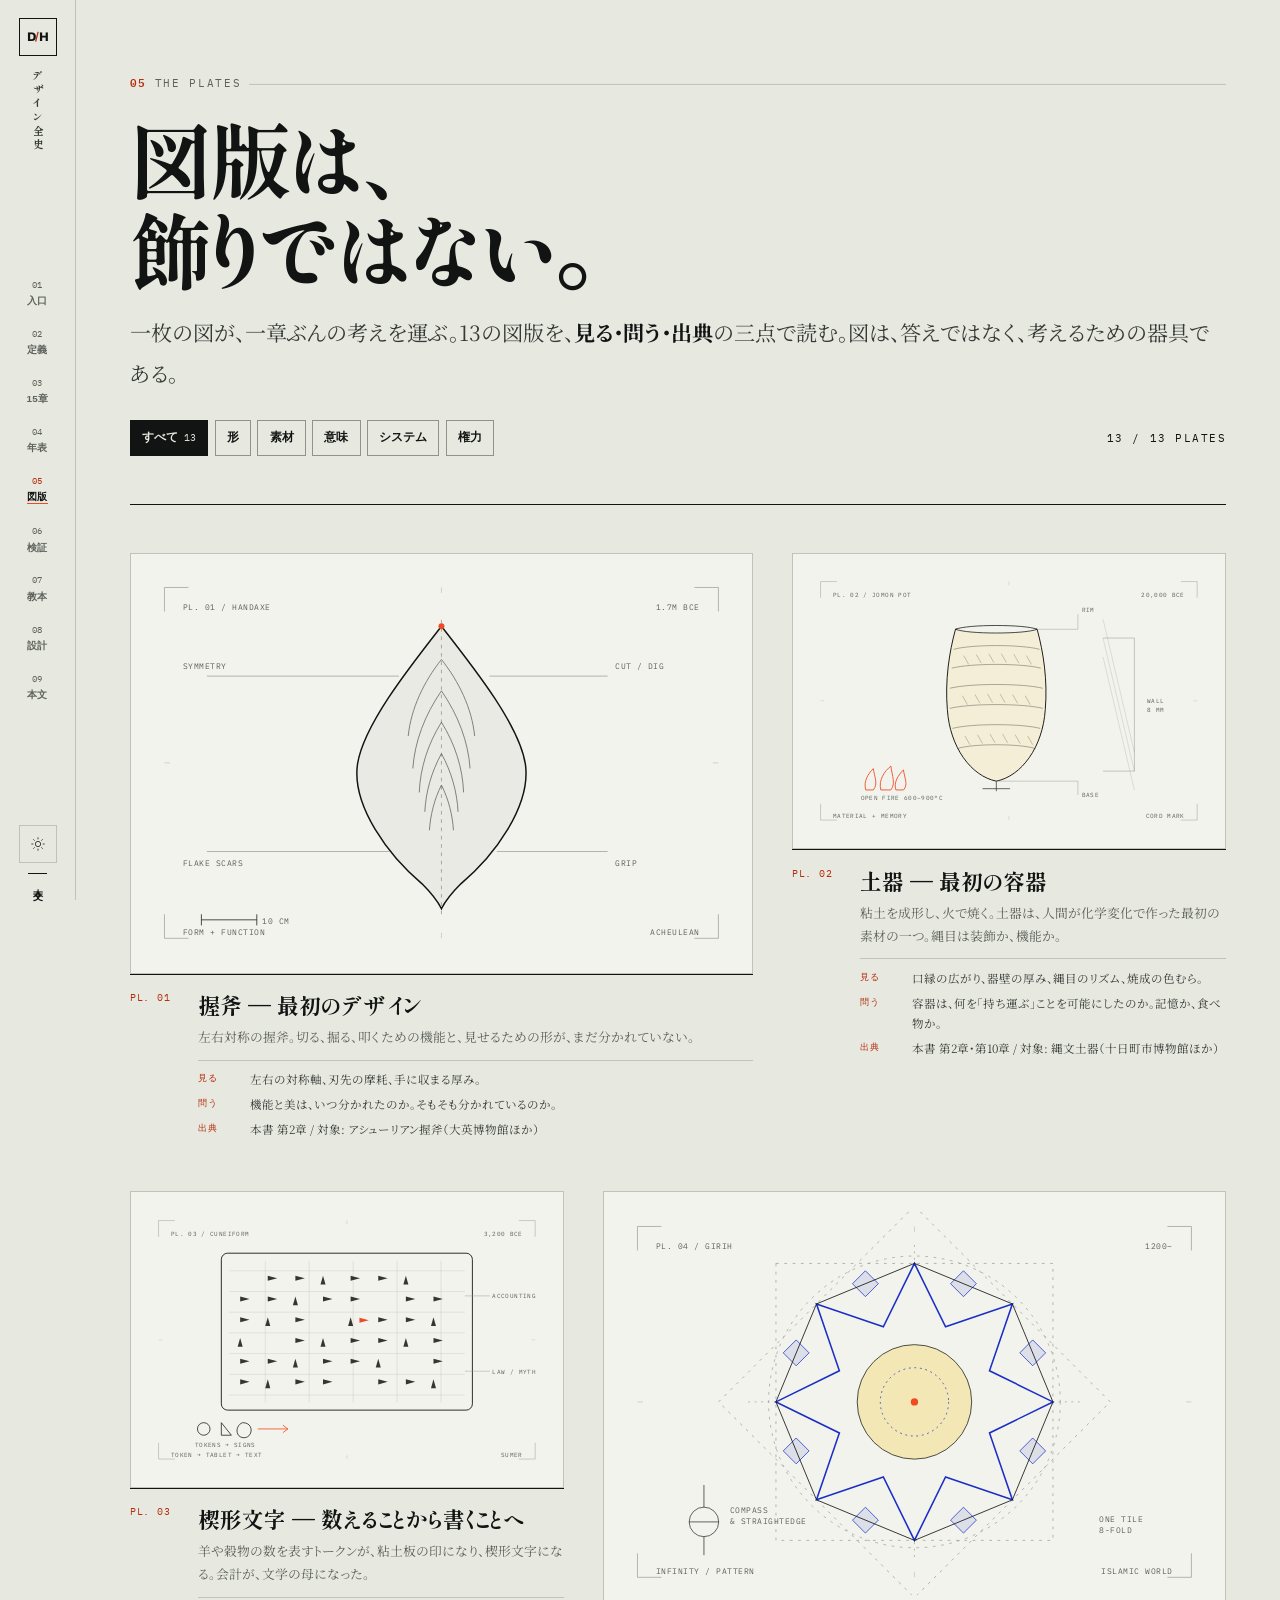
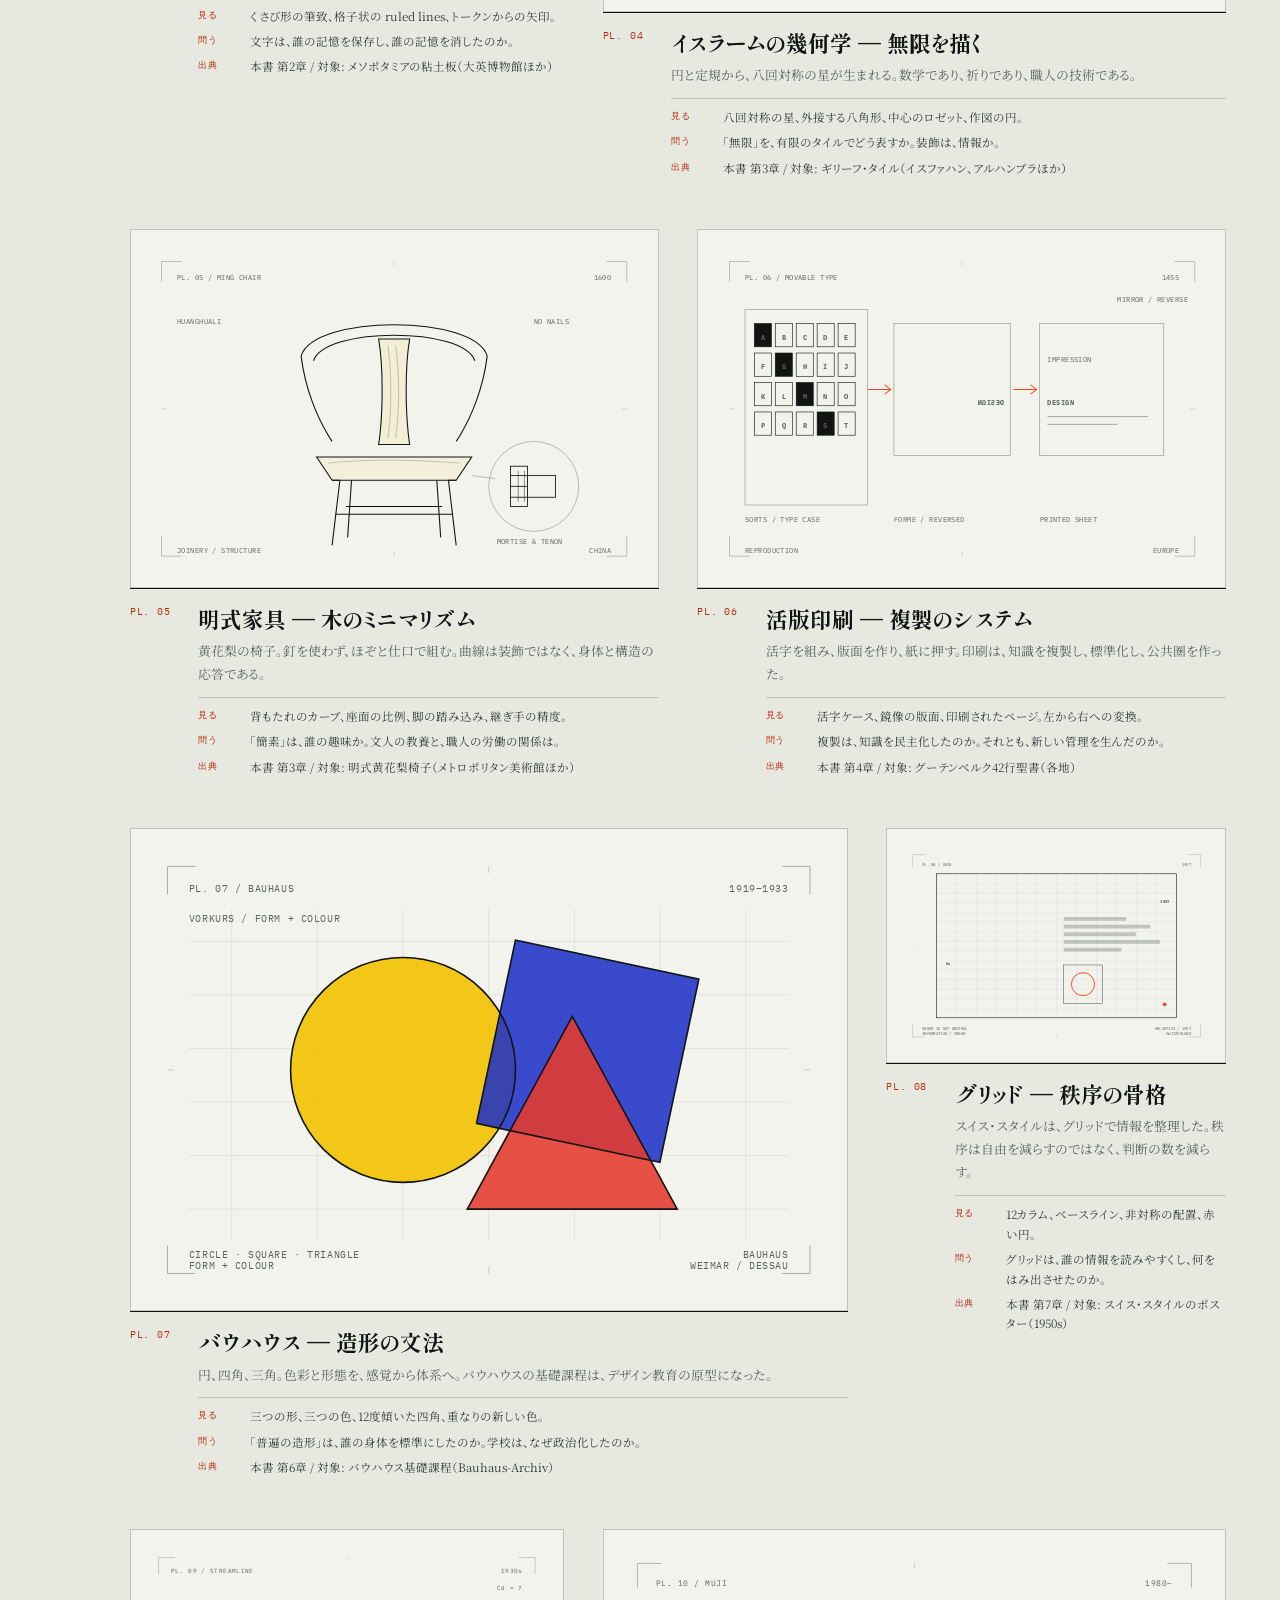
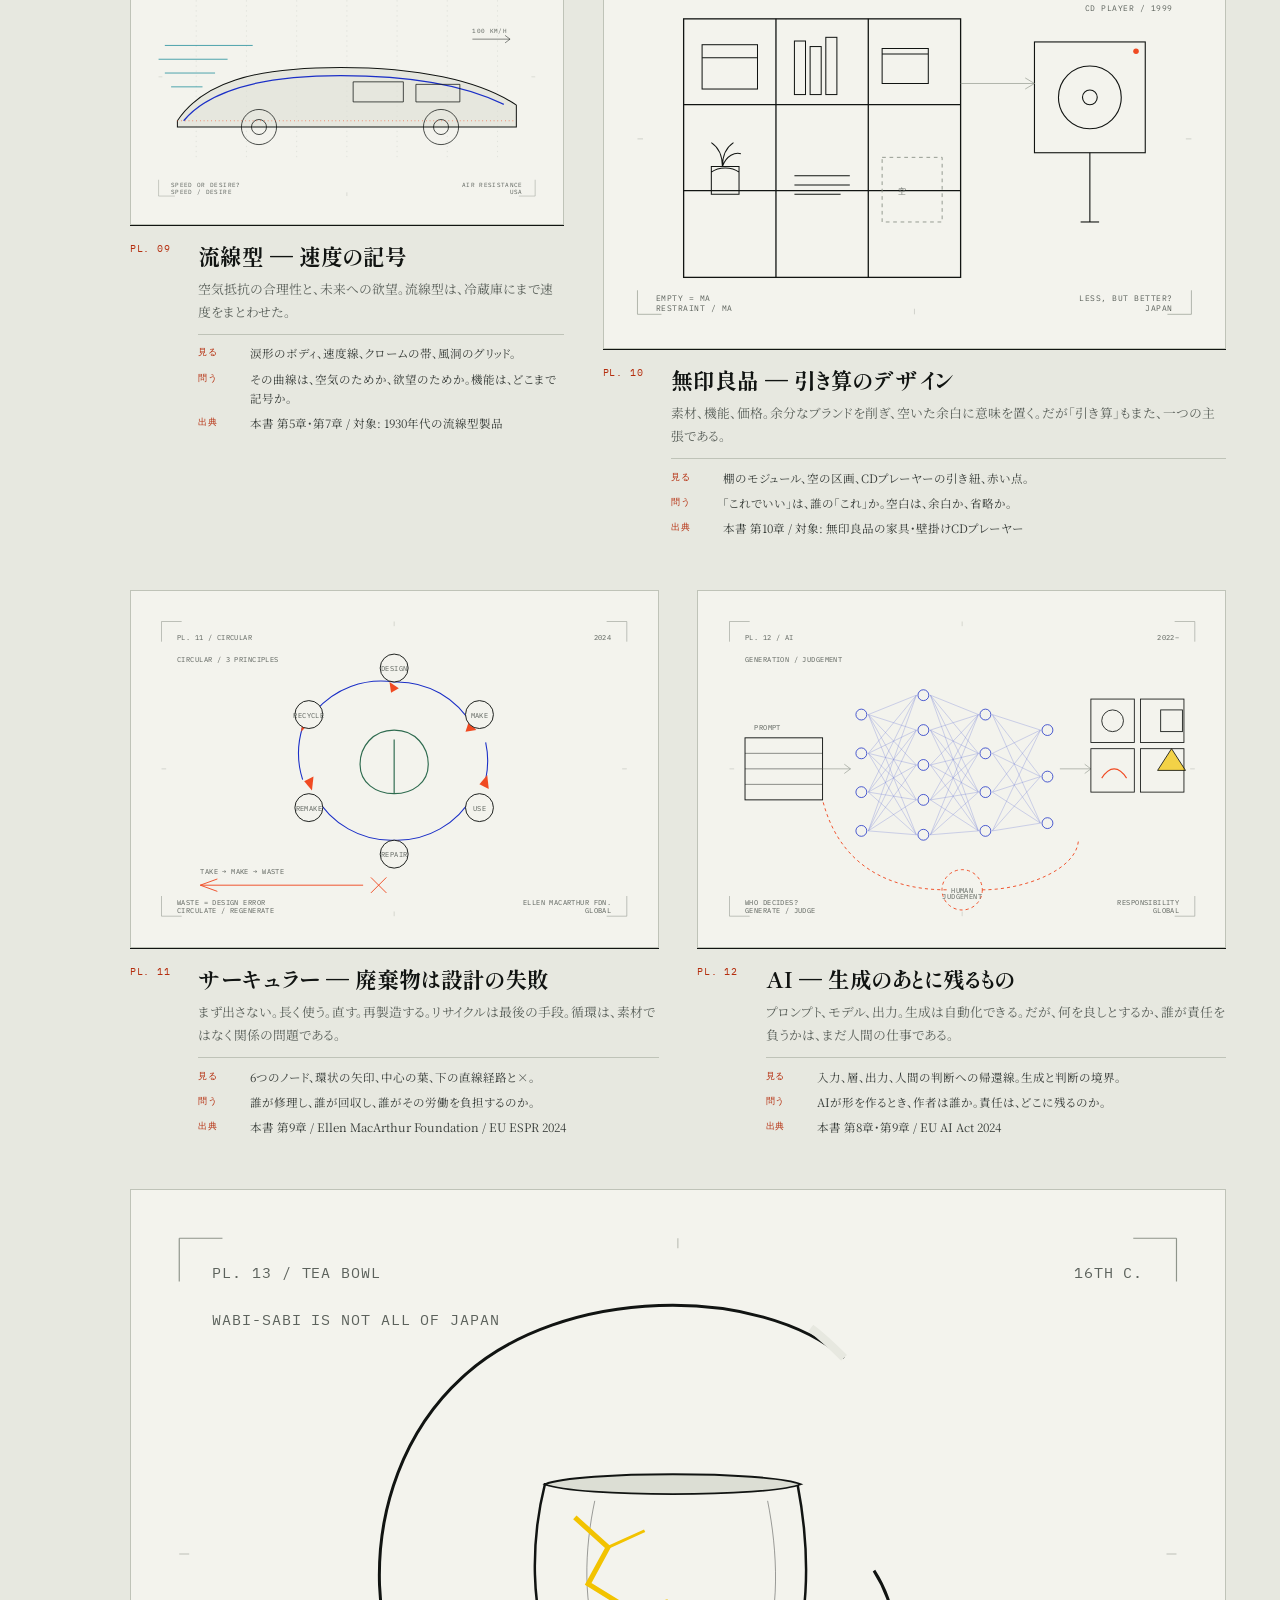
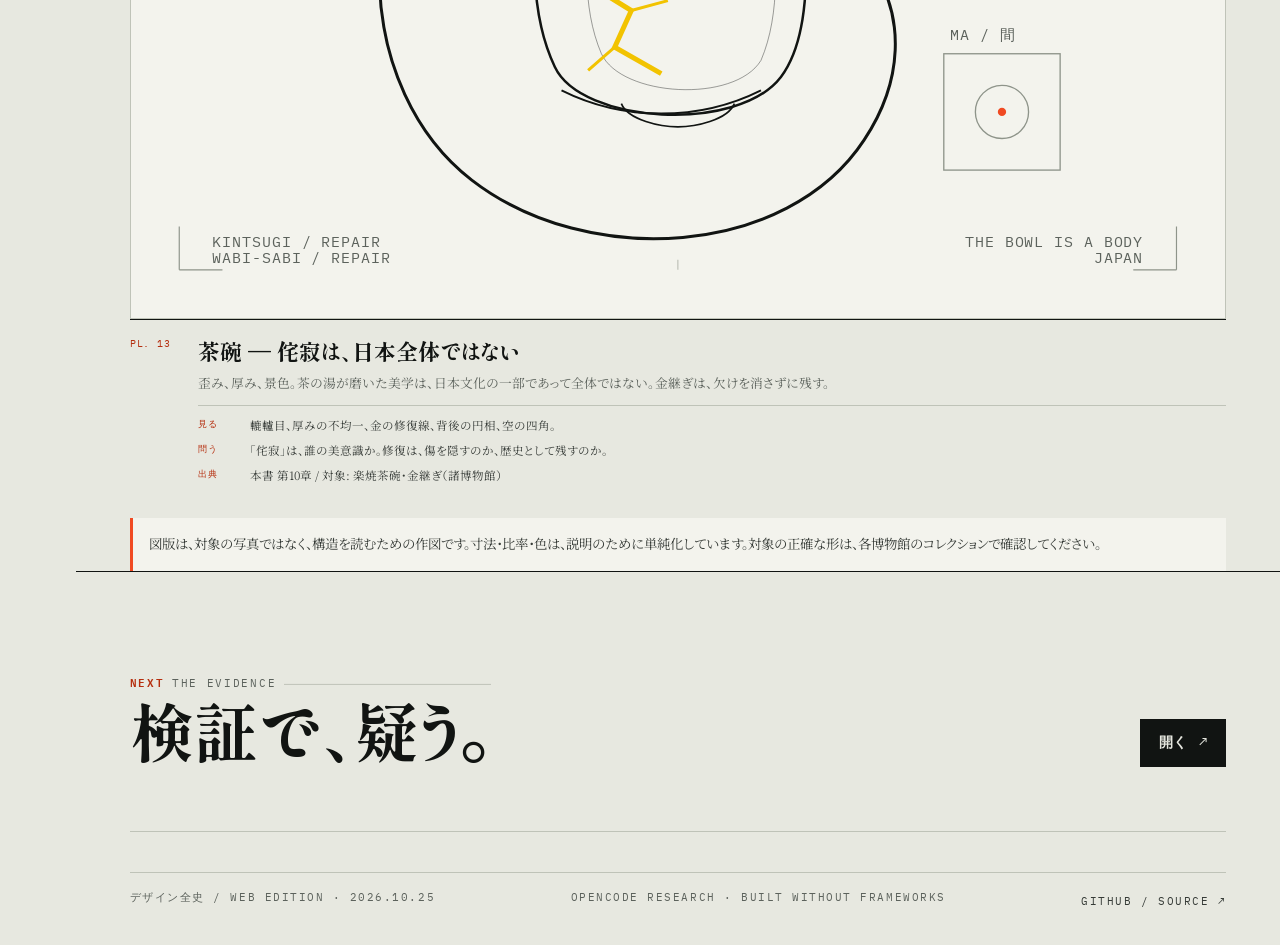
<file: atlas.html>
<!DOCTYPE html>
<html lang="ja">
<head>
<meta charset="utf-8">
<meta name="viewport" content="width=device-width, initial-scale=1">
<title>図版室 — デザイン全史 / THE PLATES</title>
<meta name="description" content="13の注釈つき図版で、デザイン史の構造を読む。見る・問う・出典の三点で構成。">
<meta name="theme-color" content="#e7e8e0">
<meta property="og:title" content="図版室 — デザイン全史 / THE PLATES">
<meta property="og:description" content="13の注釈つき図版で、デザイン史の構造を読む。見る・問う・出典の三点で構成。">
<meta property="og:type" content="website">
<meta property="og:locale" content="ja_JP">
<link rel="icon" href="favicon.svg" type="image/svg+xml">
<link rel="preconnect" href="https://fonts.googleapis.com">
<link rel="preconnect" href="https://fonts.gstatic.com" crossorigin>
<link href="https://fonts.googleapis.com/css2?family=Archivo:wght@400;500;600;700;800;900&family=IBM+Plex+Mono:wght@400;500;600&family=Noto+Serif+JP:wght@400;500;600;700&family=Shippori+Mincho+B1:wght@400;600;700;800&family=Zen+Kaku+Gothic+New:wght@400;500;700;900&display=swap" rel="stylesheet">
<link rel="stylesheet" href="assets/style.css">
<script>
(function () {
  try {
    var t = localStorage.getItem("dh-theme");
    if (t === "dark") {
      document.documentElement.setAttribute("data-theme", "dark");
      var m = document.querySelector('meta[name="theme-color"]');
      if (m) m.setAttribute("content", "#0d0f0e");
    }
  } catch (e) {}
})();
</script>
</head>
<body data-page="atlas">
<a class="skip" href="#main">本文へスキップ</a>
<noscript><style>.atlas-filters{display:none}.plate-card__expand{display:none}</style></noscript>
<aside class="rail" aria-label="サイト">
  <a class="rail__brand" href="index.html" aria-label="デザイン全史 ホーム">
    <span class="rail__mark">D<span>/</span>H</span>
    <span class="rail__name">デザイン全史</span>
  </a>
  <nav class="rail__nav" id="site-nav" aria-label="主要">
    <a class="rail__link" href="index.html#orientation"><span class="rail__num">01</span><span class="rail__label">入口</span></a><a class="rail__link" href="index.html#definition"><span class="rail__num">02</span><span class="rail__label">定義</span></a><a class="rail__link" href="index.html#rooms"><span class="rail__num">03</span><span class="rail__label">15章</span></a><a class="rail__link" href="timeline.html"><span class="rail__num">04</span><span class="rail__label">年表</span></a><a class="rail__link" href="atlas.html" aria-current="page"><span class="rail__num">05</span><span class="rail__label">図版</span></a><a class="rail__link" href="method.html"><span class="rail__num">06</span><span class="rail__label">検証</span></a><a class="rail__link" href="textbooks.html"><span class="rail__num">07</span><span class="rail__label">教本</span></a><a class="rail__link" href="design-notes.html"><span class="rail__num">08</span><span class="rail__label">設計</span></a>
    <a class="rail__link rail__link--read" href="read.html">
      <span class="rail__num">09</span><span class="rail__label">本文</span>
    </a>
  </nav>
  <div class="rail__bottom">
    <button class="rail__toggle theme-toggle" type="button" data-theme-toggle aria-pressed="false" aria-label="照明を暗くする">
      <svg class="icon-sun" viewBox="0 0 24 24" fill="none" stroke="currentColor" stroke-width="1.4" aria-hidden="true"><circle cx="12" cy="12" r="4"/><path d="M12 2v3M12 19v3M2 12h3M19 12h3M4.9 4.9l2.1 2.1M17 17l2.1 2.1M19.1 4.9L17 7M7 17l-2.1 2.1"/></svg>
      <svg class="icon-moon" viewBox="0 0 24 24" fill="none" stroke="currentColor" stroke-width="1.4" aria-hidden="true"><path d="M20 14.5A8 8 0 1 1 9.5 4 6.5 6.5 0 0 0 20 14.5Z"/></svg>
    </button>
    <a class="rail__read" href="read.html">本文</a>
  </div>
  <div class="rail__mobile">
    <button class="rail__toggle theme-toggle" type="button" data-theme-toggle aria-pressed="false" aria-label="照明を暗くする">
      <svg class="icon-sun" viewBox="0 0 24 24" fill="none" stroke="currentColor" stroke-width="1.4" aria-hidden="true"><circle cx="12" cy="12" r="4"/><path d="M12 2v3M12 19v3M2 12h3M19 12h3M4.9 4.9l2.1 2.1M17 17l2.1 2.1M19.1 4.9L17 7M7 17l-2.1 2.1"/></svg>
      <svg class="icon-moon" viewBox="0 0 24 24" fill="none" stroke="currentColor" stroke-width="1.4" aria-hidden="true"><path d="M20 14.5A8 8 0 1 1 9.5 4 6.5 6.5 0 0 0 20 14.5Z"/></svg>
    </button>
    <button class="nav-toggle" type="button" data-nav-toggle aria-controls="site-nav" aria-expanded="false">
      <span class="nav-toggle__label">メニュー</span>
      <span class="nav-toggle__bars" aria-hidden="true"><span></span><span></span></span>
    </button>
  </div>
</aside>
<div class="nav-scrim" data-nav-scrim aria-hidden="true"></div>
<noscript>
  <nav class="nojs-nav" aria-label="メニュー（JavaScriptなし）">
    <a href="index.html">入口</a>
    <a href="index.html#definition">定義</a>
    <a href="index.html#rooms">15章</a>
    <a href="timeline.html">年表</a>
    <a href="atlas.html">図版</a>
    <a href="method.html">検証</a>
    <a href="textbooks.html">教本</a>
    <a href="design-notes.html">設計</a>
    <a href="read.html">本文</a>
  </nav>
</noscript>

<main id="main" class="page">
  <div class="shell">
    <header class="atlas-head">
      <p class="eyebrow"><span class="eyebrow__no">05</span> THE PLATES</p>
      <h1 class="atlas-title">図版は、<br>飾りではない。</h1>
      <p class="atlas-lede">一枚の図が、一章ぶんの考えを運ぶ。13の図版を、<strong>見る・問う・出典</strong>の三点で読む。図は、答えではなく、考えるための器具である。</p>
      <div class="atlas-controls">
        <div class="atlas-filters" data-filters role="group" aria-label="図版を絞り込む">
          <button class="filter" type="button" data-filter="all" aria-pressed="true">すべて <span>13</span></button>
          <button class="filter" type="button" data-filter="form" aria-pressed="false">形</button>
          <button class="filter" type="button" data-filter="material" aria-pressed="false">素材</button>
          <button class="filter" type="button" data-filter="meaning" aria-pressed="false">意味</button>
          <button class="filter" type="button" data-filter="system" aria-pressed="false">システム</button>
          <button class="filter" type="button" data-filter="power" aria-pressed="false">権力</button>
        </div>
        <p class="mono"><span data-filter-count>13</span> / 13 PLATES</p>
      </div>
    </header>

    <div class="atlas-grid">
      <article class="plate-card pc-7" id="plate-01" data-plate-card data-tags="form material">
  <div class="plate-card__visual">
    <svg class="plate" viewBox="0 0 640 420" role="img" aria-labelledby="p01t p01d">
  <title id="p01t">握斧 — 最初のデザイン</title>
  <desc id="p01d">左右対称の握斧。切る、掘る、叩くための機能と、見せるための形が、まだ分かれていない。</desc>
  <g fill="none" stroke="var(--rule-strong)" stroke-width="0.7">
    <path d="M20 20 H46 M20 20 V46 M594 20 H620 M620 20 V46 M20 400 H46 M20 374 V400 M594 400 H620 M620 374 V400"/>
    <path d="M20 210 H26 M614 210 H620 M320 20 V26 M320 394 V400" opacity="0.55"/>
  </g>
  
  <g fill="none" stroke="var(--ink)" stroke-width="1.6">
    <path d="M320 62 C356 108 405 170 411 212 C417 257 377 311 341 341 C331 351 324 360 320 368 C316 360 309 351 299 341 C263 311 223 257 229 212 C235 170 284 108 320 62 Z" fill="var(--paper-3)" fill-opacity="0.45"/>
  </g>
  <path d="M320 55 V375" stroke="var(--rule-strong)" stroke-width="0.8" stroke-dasharray="4 5"/>
  <g fill="none" stroke="var(--ink)" stroke-width="0.85" opacity="0.62">
    <path d="M320 98 C301 122 287 151 284 181"/>
    <path d="M320 132 C302 158 291 187 289 216"/>
    <path d="M320 166 C305 190 297 216 296 242"/>
    <path d="M320 200 C309 220 303 242 302 263"/>
    <path d="M320 234 C312 250 308 267 307 283"/>
    <path d="M320 98 C339 122 353 151 356 181"/>
    <path d="M320 132 C338 158 349 187 351 216"/>
    <path d="M320 166 C335 190 343 216 344 242"/>
    <path d="M320 200 C331 220 337 242 338 263"/>
    <path d="M320 234 C328 250 332 267 333 283"/>
  </g>
  <circle cx="320" cy="62" r="3.2" fill="var(--signal)"/>
  <g fill="none" stroke="var(--rule-strong)" stroke-width="0.7">
    <path d="M66 116 H274"/>
    <path d="M66 306 H264"/>
    <path d="M500 116 H372"/>
    <path d="M500 306 H380"/>
  </g>
  <g font-family="IBM Plex Mono, monospace" font-size="9" fill="var(--ink-3)" letter-spacing="0.07em">
    <text x="40" y="108">SYMMETRY</text>
    <text x="40" y="322">FLAKE SCARS</text>
    <text x="508" y="108">CUT / DIG</text>
    <text x="508" y="322">GRIP</text>
  </g>
  <g fill="none" stroke="var(--ink)" stroke-width="0.8">
    <path d="M60 380 H120 M60 374 V386 M120 374 V386"/>
  </g>
  <text x="126" y="384" font-family="IBM Plex Mono, monospace" font-size="8" fill="var(--ink-3)">10 CM</text>

  <g font-family="IBM Plex Mono, monospace" font-size="9" fill="var(--ink-3)" letter-spacing="0.07em">
    <text x="40" y="44">PL. 01 / HANDAXE</text>
    <text x="600" y="44" text-anchor="end">1.7M BCE</text>
    <text x="40" y="396">FORM + FUNCTION</text>
    <text x="600" y="396" text-anchor="end">ACHEULEAN</text>
  </g>
</svg>
    <button class="plate-card__expand" type="button" data-open-plate aria-label="握斧 — 最初のデザイン を拡大">拡大 ＋</button>
  </div>
  <div class="plate-card__caption">
    <span class="plate-card__no">PL. 01</span>
    <div>
      <h2 class="plate-card__title">握斧 — 最初のデザイン</h2>
      <div class="plate-card__desc"><p>左右対称の握斧。切る、掘る、叩くための機能と、見せるための形が、まだ分かれていない。</p><dl><div><dt>見る</dt><dd>左右の対称軸、刃先の摩耗、手に収まる厚み。</dd></div><div><dt>問う</dt><dd>機能と美は、いつ分かれたのか。そもそも分かれているのか。</dd></div><div><dt>出典</dt><dd>本書 第2章 / 対象: アシューリアン握斧（大英博物館ほか）</dd></div></dl></div>
    </div>
  </div>
</article><article class="plate-card pc-5" id="plate-02" data-plate-card data-tags="material form">
  <div class="plate-card__visual">
    <svg class="plate" viewBox="0 0 640 420" role="img" aria-labelledby="p02t p02d">
  <title id="p02t">土器 — 最初の容器</title>
  <desc id="p02d">粘土を成形し、火で焼く。土器は、人間が化学変化で作った最初の素材の一つ。縄目は装飾か、機能か。</desc>
  <g fill="none" stroke="var(--rule-strong)" stroke-width="0.7">
    <path d="M20 20 H46 M20 20 V46 M594 20 H620 M620 20 V46 M20 400 H46 M20 374 V400 M594 400 H620 M620 374 V400"/>
    <path d="M20 210 H26 M614 210 H620 M320 20 V26 M320 394 V400" opacity="0.55"/>
  </g>
  
  <g>
    <path d="M235 96 C225 132 218 178 222 224 C226 284 260 330 300 338 C340 330 374 284 378 224 C382 178 375 132 365 96 Z" fill="var(--yellow)" fill-opacity="0.10" stroke="var(--ink)" stroke-width="1.5"/>
    <path d="M235 96 C255 88 345 88 365 96 C345 104 255 104 235 96 Z" fill="var(--paper-2)" stroke="var(--ink)" stroke-width="1.2"/>
    <g fill="none" stroke="var(--ink)" stroke-width="0.8" opacity="0.65">
      <path d="M232 128 C260 120 340 120 369 128"/>
      <path d="M229 158 C260 150 340 150 371 158"/>
      <path d="M226 190 C258 182 342 182 374 190"/>
      <path d="M226 222 C258 214 342 214 374 222"/>
      <path d="M230 254 C260 246 340 246 370 254"/>
      <path d="M238 286 C264 278 336 278 362 286"/>
    </g>
    <g stroke="var(--ink)" stroke-width="0.7" opacity="0.5">
      <path d="M248 138 l8 14 M268 136 l8 14 M288 135 l8 14 M308 135 l8 14 M328 136 l8 14 M348 138 l8 14"/>
      <path d="M246 202 l8 14 M266 200 l8 14 M286 199 l8 14 M306 199 l8 14 M326 200 l8 14 M346 202 l8 14"/>
      <path d="M250 266 l8 14 M270 264 l8 14 M290 263 l8 14 M310 263 l8 14 M330 264 l8 14 M350 266 l8 14"/>
    </g>
    <path d="M300 338 L300 354 M278 350 H322" stroke="var(--ink)" stroke-width="1"/>
    <g fill="none" stroke="var(--signal)" stroke-width="1.4">
      <path d="M92 352 C88 338 96 326 104 318 C106 332 112 342 104 352 Z"/>
      <path d="M116 352 C112 336 122 322 132 314 C134 330 140 342 132 352 Z"/>
      <path d="M140 352 C136 340 144 328 152 320 C154 334 160 344 152 352 Z"/>
    </g>
    <text x="84" y="368" font-family="IBM Plex Mono, monospace" font-size="8" fill="var(--ink-3)">OPEN FIRE 600–900°C</text>
    <g fill="none" stroke="var(--rule-strong)" stroke-width="0.8">
      <path d="M470 110 H520 V322 H470"/>
      <path d="M470 110 L520 322 M470 140 L520 352 M470 80 L520 292" opacity="0.5"/>
    </g>
    <text x="540" y="214" font-family="IBM Plex Mono, monospace" font-size="9" fill="var(--ink-3)">WALL</text>
    <text x="540" y="228" font-family="IBM Plex Mono, monospace" font-size="9" fill="var(--ink-3)">8 MM</text>
    <g fill="none" stroke="var(--rule-strong)" stroke-width="0.7">
      <path d="M365 96 H430 V72"/>
      <path d="M300 338 H430 V360"/>
    </g>
    <text x="436" y="68" font-family="IBM Plex Mono, monospace" font-size="9" fill="var(--ink-3)">RIM</text>
    <text x="436" y="364" font-family="IBM Plex Mono, monospace" font-size="9" fill="var(--ink-3)">BASE</text>
  </g>

  <g font-family="IBM Plex Mono, monospace" font-size="9" fill="var(--ink-3)" letter-spacing="0.07em">
    <text x="40" y="44">PL. 02 / JOMON POT</text>
    <text x="600" y="44" text-anchor="end">20,000 BCE</text>
    <text x="40" y="396">MATERIAL + MEMORY</text>
    <text x="600" y="396" text-anchor="end">CORD MARK</text>
  </g>
</svg>
    <button class="plate-card__expand" type="button" data-open-plate aria-label="土器 — 最初の容器 を拡大">拡大 ＋</button>
  </div>
  <div class="plate-card__caption">
    <span class="plate-card__no">PL. 02</span>
    <div>
      <h2 class="plate-card__title">土器 — 最初の容器</h2>
      <div class="plate-card__desc"><p>粘土を成形し、火で焼く。土器は、人間が化学変化で作った最初の素材の一つ。縄目は装飾か、機能か。</p><dl><div><dt>見る</dt><dd>口縁の広がり、器壁の厚み、縄目のリズム、焼成の色むら。</dd></div><div><dt>問う</dt><dd>容器は、何を「持ち運ぶ」ことを可能にしたのか。記憶か、食べ物か。</dd></div><div><dt>出典</dt><dd>本書 第2章・第10章 / 対象: 縄文土器（十日町市博物館ほか）</dd></div></dl></div>
    </div>
  </div>
</article><article class="plate-card pc-5" id="plate-03" data-plate-card data-tags="meaning system">
  <div class="plate-card__visual">
    <svg class="plate" viewBox="0 0 640 420" role="img" aria-labelledby="p03t p03d">
  <title id="p03t">楔形文字 — 数えることから書くことへ</title>
  <desc id="p03d">羊や穀物の数を表すトークンが、粘土板の印になり、楔形文字になる。会計が、文学の母になった。</desc>
  <g fill="none" stroke="var(--rule-strong)" stroke-width="0.7">
    <path d="M20 20 H46 M20 20 V46 M594 20 H620 M620 20 V46 M20 400 H46 M20 374 V400 M594 400 H620 M620 374 V400"/>
    <path d="M20 210 H26 M614 210 H620 M320 20 V26 M320 394 V400" opacity="0.55"/>
  </g>
  
  <rect x="120" y="72" width="400" height="250" rx="10" fill="var(--paper-2)" stroke="var(--ink)" stroke-width="1.4"/>
  <g stroke="var(--rule)" stroke-width="0.6">
    <path d="M132 100 H508 M132 133 H508 M132 166 H508 M132 199 H508 M132 232 H508 M132 265 H508 M132 298 H508"/>
    <path d="M190 84 V310 M260 84 V310 M330 84 V310 M400 84 V310 M470 84 V310"/>
  </g>
  <g>
      <path d="M194 108 l15 4 l-15 4 z" fill="var(--ink)" opacity="0.85"/>
      <path d="M238 108 l15 4 l-15 4 z" fill="var(--ink)" opacity="0.85"/>
      <path d="M282 108 l-4 14 l8 0 z" fill="var(--ink)" opacity="0.85"/>
      <path d="M326 108 l15 4 l-15 4 z" fill="var(--ink)" opacity="0.85"/>
      <path d="M370 108 l15 4 l-15 4 z" fill="var(--ink)" opacity="0.85"/>
      <path d="M414 108 l-4 14 l8 0 z" fill="var(--ink)" opacity="0.85"/>
      <path d="M150 141 l15 4 l-15 4 z" fill="var(--ink)" opacity="0.85"/>
      <path d="M194 141 l15 4 l-15 4 z" fill="var(--ink)" opacity="0.85"/>
      <path d="M238 141 l-4 14 l8 0 z" fill="var(--ink)" opacity="0.85"/>
      <path d="M282 141 l15 4 l-15 4 z" fill="var(--ink)" opacity="0.85"/>
      <path d="M326 141 l15 4 l-15 4 z" fill="var(--ink)" opacity="0.85"/>
      <path d="M414 141 l15 4 l-15 4 z" fill="var(--ink)" opacity="0.85"/>
      <path d="M458 141 l15 4 l-15 4 z" fill="var(--ink)" opacity="0.85"/>
      <path d="M150 174 l15 4 l-15 4 z" fill="var(--ink)" opacity="0.85"/>
      <path d="M194 174 l-4 14 l8 0 z" fill="var(--ink)" opacity="0.85"/>
      <path d="M238 174 l15 4 l-15 4 z" fill="var(--ink)" opacity="0.85"/>
      <path d="M326 174 l-4 14 l8 0 z" fill="var(--ink)" opacity="0.85"/>
      <path d="M370 174 l15 4 l-15 4 z" fill="var(--ink)" opacity="0.85"/>
      <path d="M414 174 l15 4 l-15 4 z" fill="var(--ink)" opacity="0.85"/>
      <path d="M458 174 l-4 14 l8 0 z" fill="var(--ink)" opacity="0.85"/>
      <path d="M150 207 l-4 14 l8 0 z" fill="var(--ink)" opacity="0.85"/>
      <path d="M238 207 l15 4 l-15 4 z" fill="var(--ink)" opacity="0.85"/>
      <path d="M282 207 l-4 14 l8 0 z" fill="var(--ink)" opacity="0.85"/>
      <path d="M326 207 l15 4 l-15 4 z" fill="var(--ink)" opacity="0.85"/>
      <path d="M370 207 l15 4 l-15 4 z" fill="var(--ink)" opacity="0.85"/>
      <path d="M414 207 l-4 14 l8 0 z" fill="var(--ink)" opacity="0.85"/>
      <path d="M458 207 l15 4 l-15 4 z" fill="var(--ink)" opacity="0.85"/>
      <path d="M150 240 l15 4 l-15 4 z" fill="var(--ink)" opacity="0.85"/>
      <path d="M194 240 l15 4 l-15 4 z" fill="var(--ink)" opacity="0.85"/>
      <path d="M238 240 l-4 14 l8 0 z" fill="var(--ink)" opacity="0.85"/>
      <path d="M282 240 l15 4 l-15 4 z" fill="var(--ink)" opacity="0.85"/>
      <path d="M326 240 l15 4 l-15 4 z" fill="var(--ink)" opacity="0.85"/>
      <path d="M370 240 l-4 14 l8 0 z" fill="var(--ink)" opacity="0.85"/>
      <path d="M458 240 l15 4 l-15 4 z" fill="var(--ink)" opacity="0.85"/>
      <path d="M150 273 l15 4 l-15 4 z" fill="var(--ink)" opacity="0.85"/>
      <path d="M194 273 l-4 14 l8 0 z" fill="var(--ink)" opacity="0.85"/>
      <path d="M238 273 l15 4 l-15 4 z" fill="var(--ink)" opacity="0.85"/>
      <path d="M282 273 l15 4 l-15 4 z" fill="var(--ink)" opacity="0.85"/>
      <path d="M370 273 l15 4 l-15 4 z" fill="var(--ink)" opacity="0.85"/>
      <path d="M414 273 l15 4 l-15 4 z" fill="var(--ink)" opacity="0.85"/>
      <path d="M458 273 l-4 14 l8 0 z" fill="var(--ink)" opacity="0.85"/>
  </g>
  <path d="M340 175 l15 4 l-15 4 z" fill="var(--signal)"/>
  <g fill="none" stroke="var(--ink)" stroke-width="1.2">
    <circle cx="92" cy="352" r="10"/>
    <path d="M120 342 L136 362 L120 362 Z"/>
    <path d="M154 342 C166 342 170 352 166 360 C162 368 150 368 146 360 C143 353 147 344 154 342 Z"/>
  </g>
  <g fill="none" stroke="var(--signal)" stroke-width="1.3">
    <path d="M178 352 H226"/>
    <path d="M218 346 L226 352 L218 358"/>
  </g>
  <text x="78" y="380" font-family="IBM Plex Mono, monospace" font-size="8" fill="var(--ink-3)">TOKENS → SIGNS</text>
  <g fill="none" stroke="var(--rule-strong)" stroke-width="0.7">
    <path d="M508 140 H548"/>
    <path d="M508 260 H548"/>
  </g>
  <text x="552" y="144" font-family="IBM Plex Mono, monospace" font-size="8" fill="var(--ink-3)">ACCOUNTING</text>
  <text x="552" y="264" font-family="IBM Plex Mono, monospace" font-size="8" fill="var(--ink-3)">LAW / MYTH</text>

  <g font-family="IBM Plex Mono, monospace" font-size="9" fill="var(--ink-3)" letter-spacing="0.07em">
    <text x="40" y="44">PL. 03 / CUNEIFORM</text>
    <text x="600" y="44" text-anchor="end">3,200 BCE</text>
    <text x="40" y="396">TOKEN → TABLET → TEXT</text>
    <text x="600" y="396" text-anchor="end">SUMER</text>
  </g>
</svg>
    <button class="plate-card__expand" type="button" data-open-plate aria-label="楔形文字 — 数えることから書くことへ を拡大">拡大 ＋</button>
  </div>
  <div class="plate-card__caption">
    <span class="plate-card__no">PL. 03</span>
    <div>
      <h2 class="plate-card__title">楔形文字 — 数えることから書くことへ</h2>
      <div class="plate-card__desc"><p>羊や穀物の数を表すトークンが、粘土板の印になり、楔形文字になる。会計が、文学の母になった。</p><dl><div><dt>見る</dt><dd>くさび形の筆致、格子状の ruled lines、トークンからの矢印。</dd></div><div><dt>問う</dt><dd>文字は、誰の記憶を保存し、誰の記憶を消したのか。</dd></div><div><dt>出典</dt><dd>本書 第2章 / 対象: メソポタミアの粘土板（大英博物館ほか）</dd></div></dl></div>
    </div>
  </div>
</article><article class="plate-card pc-7" id="plate-04" data-plate-card data-tags="meaning form system">
  <div class="plate-card__visual">
    <svg class="plate" viewBox="0 0 640 420" role="img" aria-labelledby="p04t p04d">
  <title id="p04t">イスラームの幾何学 — 無限を描く</title>
  <desc id="p04d">円と定規から、八回対称の星が生まれる。数学であり、祈りであり、職人の技術である。</desc>
  <g fill="none" stroke="var(--rule-strong)" stroke-width="0.7">
    <path d="M20 20 H46 M20 20 V46 M594 20 H620 M620 20 V46 M20 400 H46 M20 374 V400 M594 400 H620 M620 374 V400"/>
    <path d="M20 210 H26 M614 210 H620 M320 20 V26 M320 394 V400" opacity="0.55"/>
  </g>
  
  <g fill="none" stroke="var(--rule-strong)" stroke-width="0.7">
    <circle cx="320" cy="210" r="158" stroke-dasharray="3 6"/>
    <rect x="170" y="60" width="300" height="300" stroke-dasharray="3 6"/>
    <rect x="170" y="60" width="300" height="300" transform="rotate(45 320 210)" stroke-dasharray="3 6"/>
    <path d="M320 40 V380 M140 210 H500" stroke-dasharray="2 5"/>
  </g>
  <path d="M320 60 L353.7 128.7 L426.1 103.9 L401.3 176.3 L470 210 L401.3 243.7 L426.1 316.1 L353.7 291.3 L320 360 L286.3 291.3 L213.9 316.1 L238.7 243.7 L170 210 L238.7 176.3 L213.9 103.9 L286.3 128.7 Z" fill="var(--paper-2)" stroke="var(--ultra)" stroke-width="1.7"/>
  <g fill="var(--ultra)" fill-opacity="0.10" stroke="var(--ultra)" stroke-width="0.8">
      <path d="M373.1 68.0 L387.1 82.0 L373.1 96.0 L359.1 82.0 Z"/>
      <path d="M448.1 142.9 L462.1 156.9 L448.1 170.9 L434.1 156.9 Z"/>
      <path d="M448.1 249.1 L462.1 263.1 L448.1 277.1 L434.1 263.1 Z"/>
      <path d="M373.1 324.1 L387.1 338.1 L373.1 352.1 L359.1 338.1 Z"/>
      <path d="M266.9 324.1 L280.9 338.1 L266.9 352.1 L252.9 338.1 Z"/>
      <path d="M191.9 249.1 L205.9 263.1 L191.9 277.1 L177.9 263.1 Z"/>
      <path d="M191.9 142.9 L205.9 156.9 L191.9 170.9 L177.9 156.9 Z"/>
      <path d="M266.9 68.0 L280.9 82.0 L266.9 96.0 L252.9 82.0 Z"/>
  </g>
  <path d="M320 60 L426.1 103.9 L470 210 L426.1 316.1 L320 360 L213.9 316.1 L170 210 L213.9 103.9 Z" fill="none" stroke="var(--ink)" stroke-width="0.9"/>
  <circle cx="320" cy="210" r="62" fill="var(--yellow)" fill-opacity="0.24" stroke="var(--ink)" stroke-width="0.8"/>
  <circle cx="320" cy="210" r="37" fill="none" stroke="var(--ultra)" stroke-width="0.8" stroke-dasharray="2 4"/>
  <circle cx="320" cy="210" r="4" fill="var(--signal)"/>
  <g fill="none" stroke="var(--ink)" stroke-width="0.7">
    <circle cx="92" cy="340" r="16"/>
    <path d="M92 324 V300 M92 356 V376"/>
    <path d="M76 340 H108"/>
  </g>
  <g font-family="IBM Plex Mono, monospace" font-size="8" fill="var(--ink-3)" letter-spacing="0.06em">
    <text x="120" y="330">COMPASS</text>
    <text x="120" y="342">&amp; STRAIGHTEDGE</text>
    <text x="520" y="340">ONE TILE</text>
    <text x="520" y="352">8-FOLD</text>
  </g>

  <g font-family="IBM Plex Mono, monospace" font-size="9" fill="var(--ink-3)" letter-spacing="0.07em">
    <text x="40" y="44">PL. 04 / GIRIH</text>
    <text x="600" y="44" text-anchor="end">1200–</text>
    <text x="40" y="396">INFINITY / PATTERN</text>
    <text x="600" y="396" text-anchor="end">ISLAMIC WORLD</text>
  </g>
</svg>
    <button class="plate-card__expand" type="button" data-open-plate aria-label="イスラームの幾何学 — 無限を描く を拡大">拡大 ＋</button>
  </div>
  <div class="plate-card__caption">
    <span class="plate-card__no">PL. 04</span>
    <div>
      <h2 class="plate-card__title">イスラームの幾何学 — 無限を描く</h2>
      <div class="plate-card__desc"><p>円と定規から、八回対称の星が生まれる。数学であり、祈りであり、職人の技術である。</p><dl><div><dt>見る</dt><dd>八回対称の星、外接する八角形、中心のロゼット、作図の円。</dd></div><div><dt>問う</dt><dd>「無限」を、有限のタイルでどう表すか。装飾は、情報か。</dd></div><div><dt>出典</dt><dd>本書 第3章 / 対象: ギリーフ・タイル（イスファハン、アルハンブラほか）</dd></div></dl></div>
    </div>
  </div>
</article><article class="plate-card pc-6" id="plate-05" data-plate-card data-tags="material form power">
  <div class="plate-card__visual">
    <svg class="plate" viewBox="0 0 640 420" role="img" aria-labelledby="p05t p05d">
  <title id="p05t">明式家具 — 木のミニマリズム</title>
  <desc id="p05d">黄花梨の椅子。釘を使わず、ほぞと仕口で組む。曲線は装飾ではなく、身体と構造の応答である。</desc>
  <g fill="none" stroke="var(--rule-strong)" stroke-width="0.7">
    <path d="M20 20 H46 M20 20 V46 M594 20 H620 M620 20 V46 M20 400 H46 M20 374 V400 M594 400 H620 M620 374 V400"/>
    <path d="M20 210 H26 M614 210 H620 M320 20 V26 M320 394 V400" opacity="0.55"/>
  </g>
  
  <g fill="none" stroke="var(--ink)" stroke-width="1.4">
    <path d="M200 142 C216 88 424 88 440 142"/>
    <path d="M216 148 C231 104 409 104 424 148"/>
    <path d="M300 120 C306 154 306 216 300 256 L340 256 C334 216 334 154 340 120 Z" fill="var(--yellow)" fill-opacity="0.10"/>
    <path d="M220 272 L420 272 L400 302 L240 302 Z" fill="var(--yellow)" fill-opacity="0.08"/>
    <path d="M250 302 L240 386 M390 302 L400 386 M265 302 L260 376 M375 302 L380 376"/>
    <path d="M244 346 H396 M258 336 H382"/>
    <path d="M200 142 C205 182 220 222 240 252 M440 142 C435 182 420 222 400 252"/>
    <path d="M240 302 L250 302 M400 302 L390 302"/>
  </g>
  <g fill="none" stroke="var(--ink)" stroke-width="0.6" opacity="0.45">
    <path d="M235 280 C280 275 340 275 405 280"/>
    <path d="M312 128 C317 165 317 210 312 248"/>
    <path d="M322 128 C327 165 327 210 322 248"/>
  </g>
  <g fill="none" stroke="var(--rule-strong)" stroke-width="0.8">
    <circle cx="500" cy="310" r="58"/>
    <path d="M420 296 L450 300"/>
  </g>
  <g fill="none" stroke="var(--ink)" stroke-width="1.1">
    <rect x="470" y="284" width="22" height="52" fill="var(--paper-2)"/>
    <rect x="492" y="296" width="36" height="28" fill="var(--paper-2)"/>
    <path d="M470 296 H492 M470 310 H492 M470 324 H492"/>
    <path d="M480 290 V330 M488 290 V330" stroke-width="0.6"/>
  </g>
  <g font-family="IBM Plex Mono, monospace" font-size="8" fill="var(--ink-3)" letter-spacing="0.05em">
    <text x="452" y="384">MORTISE &amp; TENON</text>
    <text x="40" y="100">HUANGHUALI</text>
    <text x="500" y="100">NO NAILS</text>
  </g>

  <g font-family="IBM Plex Mono, monospace" font-size="9" fill="var(--ink-3)" letter-spacing="0.07em">
    <text x="40" y="44">PL. 05 / MING CHAIR</text>
    <text x="600" y="44" text-anchor="end">1600</text>
    <text x="40" y="396">JOINERY / STRUCTURE</text>
    <text x="600" y="396" text-anchor="end">CHINA</text>
  </g>
</svg>
    <button class="plate-card__expand" type="button" data-open-plate aria-label="明式家具 — 木のミニマリズム を拡大">拡大 ＋</button>
  </div>
  <div class="plate-card__caption">
    <span class="plate-card__no">PL. 05</span>
    <div>
      <h2 class="plate-card__title">明式家具 — 木のミニマリズム</h2>
      <div class="plate-card__desc"><p>黄花梨の椅子。釘を使わず、ほぞと仕口で組む。曲線は装飾ではなく、身体と構造の応答である。</p><dl><div><dt>見る</dt><dd>背もたれのカーブ、座面の比例、脚の踏み込み、継ぎ手の精度。</dd></div><div><dt>問う</dt><dd>「簡素」は、誰の趣味か。文人の教養と、職人の労働の関係は。</dd></div><div><dt>出典</dt><dd>本書 第3章 / 対象: 明式黄花梨椅子（メトロポリタン美術館ほか）</dd></div></dl></div>
    </div>
  </div>
</article><article class="plate-card pc-6" id="plate-06" data-plate-card data-tags="system meaning">
  <div class="plate-card__visual">
    <svg class="plate" viewBox="0 0 640 420" role="img" aria-labelledby="p06t p06d">
  <title id="p06t">活版印刷 — 複製のシステム</title>
  <desc id="p06d">活字を組み、版面を作り、紙に押す。印刷は、知識を複製し、標準化し、公共圏を作った。</desc>
  <g fill="none" stroke="var(--rule-strong)" stroke-width="0.7">
    <path d="M20 20 H46 M20 20 V46 M594 20 H620 M620 20 V46 M20 400 H46 M20 374 V400 M594 400 H620 M620 374 V400"/>
    <path d="M20 210 H26 M614 210 H620 M320 20 V26 M320 394 V400" opacity="0.55"/>
  </g>
  
  <g>
    <rect x="40" y="82" width="158" height="252" fill="var(--paper-2)" stroke="var(--rule-strong)" stroke-width="0.8"/>
    <g>
      <rect x="52" y="100" width="22" height="30" fill="var(--ink)" stroke="var(--ink)" stroke-width="0.8"/><text x="63" y="121" text-anchor="middle" font-family="Archivo, sans-serif" font-size="13" font-weight="700" fill="var(--paper-2)">A</text>
      <rect x="79" y="100" width="22" height="30" fill="var(--paper-2)" stroke="var(--ink)" stroke-width="0.8"/><text x="90" y="121" text-anchor="middle" font-family="Archivo, sans-serif" font-size="13" font-weight="700" fill="var(--ink)">B</text>
      <rect x="106" y="100" width="22" height="30" fill="var(--paper-2)" stroke="var(--ink)" stroke-width="0.8"/><text x="117" y="121" text-anchor="middle" font-family="Archivo, sans-serif" font-size="13" font-weight="700" fill="var(--ink)">C</text>
      <rect x="133" y="100" width="22" height="30" fill="var(--paper-2)" stroke="var(--ink)" stroke-width="0.8"/><text x="144" y="121" text-anchor="middle" font-family="Archivo, sans-serif" font-size="13" font-weight="700" fill="var(--ink)">D</text>
      <rect x="160" y="100" width="22" height="30" fill="var(--paper-2)" stroke="var(--ink)" stroke-width="0.8"/><text x="171" y="121" text-anchor="middle" font-family="Archivo, sans-serif" font-size="13" font-weight="700" fill="var(--ink)">E</text>
      <rect x="52" y="138" width="22" height="30" fill="var(--paper-2)" stroke="var(--ink)" stroke-width="0.8"/><text x="63" y="159" text-anchor="middle" font-family="Archivo, sans-serif" font-size="13" font-weight="700" fill="var(--ink)">F</text>
      <rect x="79" y="138" width="22" height="30" fill="var(--ink)" stroke="var(--ink)" stroke-width="0.8"/><text x="90" y="159" text-anchor="middle" font-family="Archivo, sans-serif" font-size="13" font-weight="700" fill="var(--paper-2)">G</text>
      <rect x="106" y="138" width="22" height="30" fill="var(--paper-2)" stroke="var(--ink)" stroke-width="0.8"/><text x="117" y="159" text-anchor="middle" font-family="Archivo, sans-serif" font-size="13" font-weight="700" fill="var(--ink)">H</text>
      <rect x="133" y="138" width="22" height="30" fill="var(--paper-2)" stroke="var(--ink)" stroke-width="0.8"/><text x="144" y="159" text-anchor="middle" font-family="Archivo, sans-serif" font-size="13" font-weight="700" fill="var(--ink)">I</text>
      <rect x="160" y="138" width="22" height="30" fill="var(--paper-2)" stroke="var(--ink)" stroke-width="0.8"/><text x="171" y="159" text-anchor="middle" font-family="Archivo, sans-serif" font-size="13" font-weight="700" fill="var(--ink)">J</text>
      <rect x="52" y="176" width="22" height="30" fill="var(--paper-2)" stroke="var(--ink)" stroke-width="0.8"/><text x="63" y="197" text-anchor="middle" font-family="Archivo, sans-serif" font-size="13" font-weight="700" fill="var(--ink)">K</text>
      <rect x="79" y="176" width="22" height="30" fill="var(--paper-2)" stroke="var(--ink)" stroke-width="0.8"/><text x="90" y="197" text-anchor="middle" font-family="Archivo, sans-serif" font-size="13" font-weight="700" fill="var(--ink)">L</text>
      <rect x="106" y="176" width="22" height="30" fill="var(--ink)" stroke="var(--ink)" stroke-width="0.8"/><text x="117" y="197" text-anchor="middle" font-family="Archivo, sans-serif" font-size="13" font-weight="700" fill="var(--paper-2)">M</text>
      <rect x="133" y="176" width="22" height="30" fill="var(--paper-2)" stroke="var(--ink)" stroke-width="0.8"/><text x="144" y="197" text-anchor="middle" font-family="Archivo, sans-serif" font-size="13" font-weight="700" fill="var(--ink)">N</text>
      <rect x="160" y="176" width="22" height="30" fill="var(--paper-2)" stroke="var(--ink)" stroke-width="0.8"/><text x="171" y="197" text-anchor="middle" font-family="Archivo, sans-serif" font-size="13" font-weight="700" fill="var(--ink)">O</text>
      <rect x="52" y="214" width="22" height="30" fill="var(--paper-2)" stroke="var(--ink)" stroke-width="0.8"/><text x="63" y="235" text-anchor="middle" font-family="Archivo, sans-serif" font-size="13" font-weight="700" fill="var(--ink)">P</text>
      <rect x="79" y="214" width="22" height="30" fill="var(--paper-2)" stroke="var(--ink)" stroke-width="0.8"/><text x="90" y="235" text-anchor="middle" font-family="Archivo, sans-serif" font-size="13" font-weight="700" fill="var(--ink)">Q</text>
      <rect x="106" y="214" width="22" height="30" fill="var(--paper-2)" stroke="var(--ink)" stroke-width="0.8"/><text x="117" y="235" text-anchor="middle" font-family="Archivo, sans-serif" font-size="13" font-weight="700" fill="var(--ink)">R</text>
      <rect x="133" y="214" width="22" height="30" fill="var(--ink)" stroke="var(--ink)" stroke-width="0.8"/><text x="144" y="235" text-anchor="middle" font-family="Archivo, sans-serif" font-size="13" font-weight="700" fill="var(--paper-2)">S</text>
      <rect x="160" y="214" width="22" height="30" fill="var(--paper-2)" stroke="var(--ink)" stroke-width="0.8"/><text x="171" y="235" text-anchor="middle" font-family="Archivo, sans-serif" font-size="13" font-weight="700" fill="var(--ink)">T</text>
    </g>
    <text x="40" y="356" font-family="IBM Plex Mono, monospace" font-size="8" fill="var(--ink-3)">SORTS / TYPE CASE</text>
  </g>
  <g>
    <rect x="232" y="100" width="150" height="170" fill="var(--paper-2)" stroke="var(--rule-strong)" stroke-width="0.8"/>
    <g transform="translate(614,0) scale(-1,1)">
      <text x="240" y="205" font-family="Archivo, sans-serif" font-size="34" font-weight="800" fill="var(--signal)">DESIGN</text>
    </g>
    <text x="232" y="356" font-family="IBM Plex Mono, monospace" font-size="8" fill="var(--ink-3)">FORME / REVERSED</text>
  </g>
  <g>
    <rect x="420" y="100" width="160" height="170" fill="var(--paper-2)" stroke="var(--rule-strong)" stroke-width="0.8"/>
    <text x="430" y="150" font-family="IBM Plex Mono, monospace" font-size="8" fill="var(--ink-3)">IMPRESSION</text>
    <text x="430" y="205" font-family="Archivo, sans-serif" font-size="34" font-weight="800" fill="var(--ultra)">DESIGN</text>
    <path d="M430 220 H560 M430 230 H520" stroke="var(--rule-strong)" stroke-width="1"/>
    <text x="420" y="356" font-family="IBM Plex Mono, monospace" font-size="8" fill="var(--ink-3)">PRINTED SHEET</text>
  </g>
  <g fill="none" stroke="var(--signal)" stroke-width="1.3">
    <path d="M198 185 H228 M220 179 L228 185 L220 191"/>
    <path d="M386 185 H416 M408 179 L416 185 L408 191"/>
  </g>
  <g font-family="IBM Plex Mono, monospace" font-size="8" fill="var(--ink-3)" letter-spacing="0.05em">
    <text x="520" y="72">MIRROR / REVERSE</text>
  </g>

  <g font-family="IBM Plex Mono, monospace" font-size="9" fill="var(--ink-3)" letter-spacing="0.07em">
    <text x="40" y="44">PL. 06 / MOVABLE TYPE</text>
    <text x="600" y="44" text-anchor="end">1455</text>
    <text x="40" y="396">REPRODUCTION</text>
    <text x="600" y="396" text-anchor="end">EUROPE</text>
  </g>
</svg>
    <button class="plate-card__expand" type="button" data-open-plate aria-label="活版印刷 — 複製のシステム を拡大">拡大 ＋</button>
  </div>
  <div class="plate-card__caption">
    <span class="plate-card__no">PL. 06</span>
    <div>
      <h2 class="plate-card__title">活版印刷 — 複製のシステム</h2>
      <div class="plate-card__desc"><p>活字を組み、版面を作り、紙に押す。印刷は、知識を複製し、標準化し、公共圏を作った。</p><dl><div><dt>見る</dt><dd>活字ケース、鏡像の版面、印刷されたページ。左から右への変換。</dd></div><div><dt>問う</dt><dd>複製は、知識を民主化したのか。それとも、新しい管理を生んだのか。</dd></div><div><dt>出典</dt><dd>本書 第4章 / 対象: グーテンベルク42行聖書（各地）</dd></div></dl></div>
    </div>
  </div>
</article><article class="plate-card pc-8" id="plate-07" data-plate-card data-tags="form meaning power">
  <div class="plate-card__visual">
    <svg class="plate" viewBox="0 0 640 420" role="img" aria-labelledby="p07t p07d">
  <title id="p07t">バウハウス — 造形の文法</title>
  <desc id="p07d">円、四角、三角。色彩と形態を、感覚から体系へ。バウハウスの基礎課程は、デザイン教育の原型になった。</desc>
  <g fill="none" stroke="var(--rule-strong)" stroke-width="0.7">
    <path d="M20 20 H46 M20 20 V46 M594 20 H620 M620 20 V46 M20 400 H46 M20 374 V400 M594 400 H620 M620 374 V400"/>
    <path d="M20 210 H26 M614 210 H620 M320 20 V26 M320 394 V400" opacity="0.55"/>
  </g>
  
  <g stroke="var(--rule)" stroke-width="0.55" opacity="0.55">
    <path d="M40 90 H600 M40 140 H600 M40 190 H600 M40 240 H600 M40 290 H600 M40 340 H600"/>
    <path d="M80 60 V370 M160 60 V370 M240 60 V370 M320 60 V370 M400 60 V370 M480 60 V370 M560 60 V370"/>
  </g>
  <circle cx="240" cy="210" r="105" fill="var(--bauhaus-yellow)" fill-opacity="0.90"/>
  <rect x="325" y="105" width="175" height="175" fill="var(--bauhaus-blue)" fill-opacity="0.86" transform="rotate(12 412 192)"/>
  <path d="M300 340 L398 160 L496 340 Z" fill="var(--bauhaus-red)" fill-opacity="0.88"/>
  <g fill="none" stroke="var(--ink)" stroke-width="1.5">
    <circle cx="240" cy="210" r="105"/>
    <rect x="325" y="105" width="175" height="175" transform="rotate(12 412 192)"/>
    <path d="M300 340 L398 160 L496 340 Z"/>
  </g>
  <g font-family="IBM Plex Mono, monospace" font-size="9" fill="var(--ink-3)" letter-spacing="0.08em">
    <text x="40" y="72">VORKURS / FORM + COLOUR</text>
    <text x="40" y="386">CIRCLE · SQUARE · TRIANGLE</text>
    <text x="600" y="386" text-anchor="end">BAUHAUS</text>
  </g>

  <g font-family="IBM Plex Mono, monospace" font-size="9" fill="var(--ink-3)" letter-spacing="0.07em">
    <text x="40" y="44">PL. 07 / BAUHAUS</text>
    <text x="600" y="44" text-anchor="end">1919–1933</text>
    <text x="40" y="396">FORM + COLOUR</text>
    <text x="600" y="396" text-anchor="end">WEIMAR / DESSAU</text>
  </g>
</svg>
    <button class="plate-card__expand" type="button" data-open-plate aria-label="バウハウス — 造形の文法 を拡大">拡大 ＋</button>
  </div>
  <div class="plate-card__caption">
    <span class="plate-card__no">PL. 07</span>
    <div>
      <h2 class="plate-card__title">バウハウス — 造形の文法</h2>
      <div class="plate-card__desc"><p>円、四角、三角。色彩と形態を、感覚から体系へ。バウハウスの基礎課程は、デザイン教育の原型になった。</p><dl><div><dt>見る</dt><dd>三つの形、三つの色、12度傾いた四角、重なりの新しい色。</dd></div><div><dt>問う</dt><dd>「普遍の造形」は、誰の身体を標準にしたのか。学校は、なぜ政治化したのか。</dd></div><div><dt>出典</dt><dd>本書 第6章 / 対象: バウハウス基礎課程（Bauhaus-Archiv）</dd></div></dl></div>
    </div>
  </div>
</article><article class="plate-card pc-4" id="plate-08" data-plate-card data-tags="system form">
  <div class="plate-card__visual">
    <svg class="plate" viewBox="0 0 640 420" role="img" aria-labelledby="p08t p08d">
  <title id="p08t">グリッド — 秩序の骨格</title>
  <desc id="p08d">スイス・スタイルは、グリッドで情報を整理した。秩序は自由を減らすのではなく、判断の数を減らす。</desc>
  <g fill="none" stroke="var(--rule-strong)" stroke-width="0.7">
    <path d="M20 20 H46 M20 20 V46 M594 20 H620 M620 20 V46 M20 400 H46 M20 374 V400 M594 400 H620 M620 374 V400"/>
    <path d="M20 210 H26 M614 210 H620 M320 20 V26 M320 394 V400" opacity="0.55"/>
  </g>
  
  <rect x="70" y="60" width="500" height="300" fill="var(--paper-2)" stroke="var(--ink)" stroke-width="1.2"/>
  <g fill="none" stroke="var(--ultra)" stroke-width="0.55" opacity="0.20">
    <path d="M111.7 60 V360"/><path d="M153.3 60 V360"/><path d="M195.0 60 V360"/><path d="M236.7 60 V360"/><path d="M278.3 60 V360"/><path d="M320.0 60 V360"/><path d="M361.7 60 V360"/><path d="M403.3 60 V360"/><path d="M445.0 60 V360"/><path d="M486.7 60 V360"/><path d="M528.3 60 V360"/>
  </g>
  <g fill="none" stroke="var(--rule-strong)" stroke-width="0.4" opacity="0.45">
    <path d="M70 80 H570"/><path d="M70 100 H570"/><path d="M70 120 H570"/><path d="M70 140 H570"/><path d="M70 160 H570"/><path d="M70 180 H570"/><path d="M70 200 H570"/><path d="M70 220 H570"/><path d="M70 240 H570"/><path d="M70 260 H570"/><path d="M70 280 H570"/><path d="M70 300 H570"/><path d="M70 320 H570"/><path d="M70 340 H570"/><path d="M70 360 H570"/>
  </g>
  <text x="90" y="250" font-family="Archivo, sans-serif" font-size="150" font-weight="800" fill="var(--ink)" letter-spacing="-0.06em">Aa</text>
  <text x="555" y="120" text-anchor="end" font-family="Archivo, sans-serif" font-size="48" font-weight="800" fill="var(--ultra)">1957</text>
  <g fill="var(--ink-3)" opacity="0.32">
    <rect x="335" y="150" width="130" height="8"/>
    <rect x="335" y="166" width="180" height="8"/>
    <rect x="335" y="182" width="150" height="8"/>
    <rect x="335" y="198" width="200" height="8"/>
    <rect x="335" y="214" width="120" height="8"/>
  </g>
  <rect x="335" y="250" width="80" height="80" fill="none" stroke="var(--ink)" stroke-width="0.8"/>
  <circle cx="375" cy="290" r="24" fill="none" stroke="var(--signal)" stroke-width="2"/>
  <circle cx="545" cy="332" r="4" fill="var(--signal)"/>
  <g font-family="IBM Plex Mono, monospace" font-size="8" fill="var(--ink-3)" letter-spacing="0.05em">
    <text x="40" y="386">ORDER IS NOT NEUTRAL</text>
    <text x="600" y="386" text-anchor="end">HELVETICA / 1957</text>
  </g>

  <g font-family="IBM Plex Mono, monospace" font-size="9" fill="var(--ink-3)" letter-spacing="0.07em">
    <text x="40" y="44">PL. 08 / GRID</text>
    <text x="600" y="44" text-anchor="end">1957</text>
    <text x="40" y="396">INFORMATION / ORDER</text>
    <text x="600" y="396" text-anchor="end">SWITZERLAND</text>
  </g>
</svg>
    <button class="plate-card__expand" type="button" data-open-plate aria-label="グリッド — 秩序の骨格 を拡大">拡大 ＋</button>
  </div>
  <div class="plate-card__caption">
    <span class="plate-card__no">PL. 08</span>
    <div>
      <h2 class="plate-card__title">グリッド — 秩序の骨格</h2>
      <div class="plate-card__desc"><p>スイス・スタイルは、グリッドで情報を整理した。秩序は自由を減らすのではなく、判断の数を減らす。</p><dl><div><dt>見る</dt><dd>12カラム、ベースライン、非対称の配置、赤い円。</dd></div><div><dt>問う</dt><dd>グリッドは、誰の情報を読みやすくし、何をはみ出させたのか。</dd></div><div><dt>出典</dt><dd>本書 第7章 / 対象: スイス・スタイルのポスター（1950s）</dd></div></dl></div>
    </div>
  </div>
</article><article class="plate-card pc-5" id="plate-09" data-plate-card data-tags="form meaning power">
  <div class="plate-card__visual">
    <svg class="plate" viewBox="0 0 640 420" role="img" aria-labelledby="p09t p09d">
  <title id="p09t">流線型 — 速度の記号</title>
  <desc id="p09d">空気抵抗の合理性と、未来への欲望。流線型は、冷蔵庫にまで速度をまとわせた。</desc>
  <g fill="none" stroke="var(--rule-strong)" stroke-width="0.7">
    <path d="M20 20 H46 M20 20 V46 M594 20 H620 M620 20 V46 M20 400 H46 M20 374 V400 M594 400 H620 M620 374 V400"/>
    <path d="M20 210 H26 M614 210 H620 M320 20 V26 M320 394 V400" opacity="0.55"/>
  </g>
  
  <g fill="none" stroke="var(--rule-strong)" stroke-width="0.55" opacity="0.5">
    <path d="M80 80 V340 M160 80 V340 M240 80 V340 M320 80 V340 M400 80 V340 M480 80 V340 M560 80 V340" stroke-dasharray="2 6"/>
  </g>
  <g fill="none" stroke="var(--cyan)" stroke-width="1.1">
    <path d="M30 160 H170 M20 182 H130 M30 204 H110 M40 226 H90"/>
  </g>
  <path d="M50 280 C90 220 170 195 310 195 C430 195 530 215 590 255 L590 290 L50 290 Z" fill="var(--paper-3)" fill-opacity="0.55" stroke="var(--ink)" stroke-width="1.6"/>
  <path d="M60 280 C100 232 180 208 310 208 C420 208 510 224 570 254" fill="none" stroke="var(--ultra)" stroke-width="2"/>
  <g fill="none" stroke="var(--ink)" stroke-width="1.2">
    <path d="M330 218 H410 V250 H330 Z"/>
    <path d="M430 222 H500 V250 H430 Z"/>
    <circle cx="180" cy="290" r="28"/>
    <circle cx="180" cy="290" r="12"/>
    <circle cx="470" cy="290" r="28"/>
    <circle cx="470" cy="290" r="12"/>
  </g>
  <g fill="none" stroke="var(--signal)" stroke-width="1.4">
    <path d="M50 280 H590" stroke-dasharray="1 5"/>
  </g>
  <g font-family="IBM Plex Mono, monospace" font-size="9" fill="var(--ink-3)" letter-spacing="0.07em">
    <text x="600" y="72" text-anchor="end">Cd = ?</text>
    <text x="40" y="386">SPEED OR DESIRE?</text>
    <text x="600" y="386" text-anchor="end">AIR RESISTANCE</text>
  </g>
  <g fill="none" stroke="var(--ink)" stroke-width="0.8">
    <path d="M520 150 H580 M572 144 L580 150 L572 156"/>
  </g>
  <text x="520" y="140" font-family="IBM Plex Mono, monospace" font-size="8" fill="var(--ink-3)">100 KM/H</text>

  <g font-family="IBM Plex Mono, monospace" font-size="9" fill="var(--ink-3)" letter-spacing="0.07em">
    <text x="40" y="44">PL. 09 / STREAMLINE</text>
    <text x="600" y="44" text-anchor="end">1930s</text>
    <text x="40" y="396">SPEED / DESIRE</text>
    <text x="600" y="396" text-anchor="end">USA</text>
  </g>
</svg>
    <button class="plate-card__expand" type="button" data-open-plate aria-label="流線型 — 速度の記号 を拡大">拡大 ＋</button>
  </div>
  <div class="plate-card__caption">
    <span class="plate-card__no">PL. 09</span>
    <div>
      <h2 class="plate-card__title">流線型 — 速度の記号</h2>
      <div class="plate-card__desc"><p>空気抵抗の合理性と、未来への欲望。流線型は、冷蔵庫にまで速度をまとわせた。</p><dl><div><dt>見る</dt><dd>涙形のボディ、速度線、クロームの帯、風洞のグリッド。</dd></div><div><dt>問う</dt><dd>その曲線は、空気のためか、欲望のためか。機能は、どこまで記号か。</dd></div><div><dt>出典</dt><dd>本書 第5章・第7章 / 対象: 1930年代の流線型製品</dd></div></dl></div>
    </div>
  </div>
</article><article class="plate-card pc-7" id="plate-10" data-plate-card data-tags="material meaning system">
  <div class="plate-card__visual">
    <svg class="plate" viewBox="0 0 640 420" role="img" aria-labelledby="p10t p10d">
  <title id="p10t">無印良品 — 引き算のデザイン</title>
  <desc id="p10d">素材、機能、価格。余分なブランドを削ぎ、空いた余白に意味を置く。だが「引き算」もまた、一つの主張である。</desc>
  <g fill="none" stroke="var(--rule-strong)" stroke-width="0.7">
    <path d="M20 20 H46 M20 20 V46 M594 20 H620 M620 20 V46 M20 400 H46 M20 374 V400 M594 400 H620 M620 374 V400"/>
    <path d="M20 210 H26 M614 210 H620 M320 20 V26 M320 394 V400" opacity="0.55"/>
  </g>
  
  <g fill="none" stroke="var(--ink)" stroke-width="1.4">
    <rect x="70" y="80" width="300" height="280"/>
    <path d="M70 173 H370 M70 266 H370 M170 80 V360 M270 80 V360"/>
  </g>
  <g fill="none" stroke="var(--ink)" stroke-width="1.1">
    <rect x="90" y="108" width="60" height="48"/>
    <path d="M90 122 H150"/>
    <rect x="190" y="104" width="12" height="58"/>
    <rect x="207" y="110" width="12" height="52"/>
    <rect x="224" y="100" width="12" height="62"/>
    <path d="M285 112 H335 V150 H285 Z M285 118 H335"/>
    <path d="M100 240 H130 V270 H100 Z M100 246 C108 240 122 240 130 246"/>
    <path d="M112 240 C112 226 106 218 100 214 M112 240 C112 226 118 218 124 214 M112 240 C116 228 126 224 132 226"/>
    <path d="M190 250 H250 M190 260 H250 M190 270 H240"/>
  </g>
  <g fill="none" stroke="var(--rule-strong)" stroke-width="1" stroke-dasharray="4 4">
    <rect x="285" y="230" width="65" height="70"/>
  </g>
  <text x="302" y="270" font-family="Shippori Mincho B1, serif" font-size="18" fill="var(--ink-3)">空</text>
  <g fill="none" stroke="var(--ink)" stroke-width="1.2">
    <rect x="450" y="105" width="120" height="120" fill="var(--paper-2)"/>
    <circle cx="510" cy="165" r="34"/>
    <circle cx="510" cy="165" r="8"/>
    <path d="M510 225 V300"/>
    <path d="M500 300 H520"/>
  </g>
  <circle cx="560" cy="115" r="3" fill="var(--signal)"/>
  <g fill="none" stroke="var(--rule-strong)" stroke-width="0.7">
    <path d="M370 150 H450"/>
    <path d="M440 144 L450 150 L440 156"/>
  </g>
  <g font-family="IBM Plex Mono, monospace" font-size="9" fill="var(--ink-3)" letter-spacing="0.06em">
    <text x="600" y="72" text-anchor="end">CD PLAYER / 1999</text>
    <text x="40" y="386">EMPTY = MA</text>
    <text x="600" y="386" text-anchor="end">LESS, BUT BETTER?</text>
  </g>

  <g font-family="IBM Plex Mono, monospace" font-size="9" fill="var(--ink-3)" letter-spacing="0.07em">
    <text x="40" y="44">PL. 10 / MUJI</text>
    <text x="600" y="44" text-anchor="end">1980–</text>
    <text x="40" y="396">RESTRAINT / MA</text>
    <text x="600" y="396" text-anchor="end">JAPAN</text>
  </g>
</svg>
    <button class="plate-card__expand" type="button" data-open-plate aria-label="無印良品 — 引き算のデザイン を拡大">拡大 ＋</button>
  </div>
  <div class="plate-card__caption">
    <span class="plate-card__no">PL. 10</span>
    <div>
      <h2 class="plate-card__title">無印良品 — 引き算のデザイン</h2>
      <div class="plate-card__desc"><p>素材、機能、価格。余分なブランドを削ぎ、空いた余白に意味を置く。だが「引き算」もまた、一つの主張である。</p><dl><div><dt>見る</dt><dd>棚のモジュール、空の区画、CDプレーヤーの引き紐、赤い点。</dd></div><div><dt>問う</dt><dd>「これでいい」は、誰の「これ」か。空白は、余白か、省略か。</dd></div><div><dt>出典</dt><dd>本書 第10章 / 対象: 無印良品の家具・壁掛けCDプレーヤー</dd></div></dl></div>
    </div>
  </div>
</article><article class="plate-card pc-6" id="plate-11" data-plate-card data-tags="system power">
  <div class="plate-card__visual">
    <svg class="plate" viewBox="0 0 640 420" role="img" aria-labelledby="p11t p11d">
  <title id="p11t">サーキュラー — 廃棄物は設計の失敗</title>
  <desc id="p11d">まず出さない。長く使う。直す。再製造する。リサイクルは最後の手段。循環は、素材ではなく関係の問題である。</desc>
  <g fill="none" stroke="var(--rule-strong)" stroke-width="0.7">
    <path d="M20 20 H46 M20 20 V46 M594 20 H620 M620 20 V46 M20 400 H46 M20 374 V400 M594 400 H620 M620 374 V400"/>
    <path d="M20 210 H26 M614 210 H620 M320 20 V26 M320 394 V400" opacity="0.55"/>
  </g>
  
  <g fill="none" stroke="var(--ultra)" stroke-width="1.4">
    <path d="M320 98 A112 112 0 0 1 422 156"/>
    <path d="M438 176 A112 112 0 0 1 438 224"/>
    <path d="M422 244 A112 112 0 0 1 320 302"/>
    <path d="M320 302 A112 112 0 0 1 218 244"/>
    <path d="M202 224 A112 112 0 0 1 202 156"/>
    <path d="M218 136 A112 112 0 0 1 320 98"/>
  </g>
  <g fill="var(--signal)" stroke="none">
    <path d="M416 150 L426 160 L412 162 Z"/>
    <path d="M440 218 L430 230 L442 236 Z"/>
    <path d="M326 302 L314 310 L322 318 Z"/>
    <path d="M214 238 L204 226 L216 220 Z"/>
    <path d="M200 162 L212 150 L202 144 Z"/>
    <path d="M314 98 L326 106 L316 112 Z"/>
  </g>
  <circle cx="320" cy="80" r="18" fill="var(--paper-2)" stroke="var(--ink)" stroke-width="1.2"/><text x="320" y="84" text-anchor="middle" font-family="IBM Plex Mono, monospace" font-size="7" fill="var(--ink-3)">DESIGN</text><circle cx="430" cy="140" r="18" fill="var(--paper-2)" stroke="var(--ink)" stroke-width="1.2"/><text x="430" y="144" text-anchor="middle" font-family="IBM Plex Mono, monospace" font-size="7" fill="var(--ink-3)">MAKE</text><circle cx="430" cy="260" r="18" fill="var(--paper-2)" stroke="var(--ink)" stroke-width="1.2"/><text x="430" y="264" text-anchor="middle" font-family="IBM Plex Mono, monospace" font-size="7" fill="var(--ink-3)">USE</text><circle cx="320" cy="320" r="18" fill="var(--paper-2)" stroke="var(--ink)" stroke-width="1.2"/><text x="320" y="324" text-anchor="middle" font-family="IBM Plex Mono, monospace" font-size="7" fill="var(--ink-3)">REPAIR</text><circle cx="210" cy="260" r="18" fill="var(--paper-2)" stroke="var(--ink)" stroke-width="1.2"/><text x="210" y="264" text-anchor="middle" font-family="IBM Plex Mono, monospace" font-size="7" fill="var(--ink-3)">REMAKE</text><circle cx="210" cy="140" r="18" fill="var(--paper-2)" stroke="var(--ink)" stroke-width="1.2"/><text x="210" y="144" text-anchor="middle" font-family="IBM Plex Mono, monospace" font-size="7" fill="var(--ink-3)">RECYCLE</text>
  <g fill="none" stroke="var(--green)" stroke-width="1.5">
    <path d="M320 160 C348 160 364 182 364 204 C364 228 344 242 320 242 C296 242 276 228 276 204 C276 182 292 160 320 160 Z"/>
    <path d="M320 242 C320 218 320 196 320 172"/>
  </g>
  <g font-family="IBM Plex Mono, monospace" font-size="8" fill="var(--ink-3)" letter-spacing="0.05em">
    <text x="40" y="72">CIRCULAR / 3 PRINCIPLES</text>
    <text x="40" y="386">WASTE = DESIGN ERROR</text>
    <text x="600" y="386" text-anchor="end">ELLEN MACARTHUR FDN.</text>
  </g>
  <g fill="none" stroke="var(--signal)" stroke-width="1.2">
    <path d="M70 360 H280"/>
    <path d="M92 352 L70 360 L92 368"/>
    <path d="M290 350 L310 370 M310 350 L290 370"/>
  </g>
  <text x="70" y="346" font-family="IBM Plex Mono, monospace" font-size="8" fill="var(--ink-3)">TAKE → MAKE → WASTE</text>

  <g font-family="IBM Plex Mono, monospace" font-size="9" fill="var(--ink-3)" letter-spacing="0.07em">
    <text x="40" y="44">PL. 11 / CIRCULAR</text>
    <text x="600" y="44" text-anchor="end">2024</text>
    <text x="40" y="396">CIRCULATE / REGENERATE</text>
    <text x="600" y="396" text-anchor="end">GLOBAL</text>
  </g>
</svg>
    <button class="plate-card__expand" type="button" data-open-plate aria-label="サーキュラー — 廃棄物は設計の失敗 を拡大">拡大 ＋</button>
  </div>
  <div class="plate-card__caption">
    <span class="plate-card__no">PL. 11</span>
    <div>
      <h2 class="plate-card__title">サーキュラー — 廃棄物は設計の失敗</h2>
      <div class="plate-card__desc"><p>まず出さない。長く使う。直す。再製造する。リサイクルは最後の手段。循環は、素材ではなく関係の問題である。</p><dl><div><dt>見る</dt><dd>6つのノード、環状の矢印、中心の葉、下の直線経路と×。</dd></div><div><dt>問う</dt><dd>誰が修理し、誰が回収し、誰がその労働を負担するのか。</dd></div><div><dt>出典</dt><dd>本書 第9章 / Ellen MacArthur Foundation / EU ESPR 2024</dd></div></dl></div>
    </div>
  </div>
</article><article class="plate-card pc-6" id="plate-12" data-plate-card data-tags="system power meaning">
  <div class="plate-card__visual">
    <svg class="plate" viewBox="0 0 640 420" role="img" aria-labelledby="p12t p12d">
  <title id="p12t">AI — 生成のあとに残るもの</title>
  <desc id="p12d">プロンプト、モデル、出力。生成は自動化できる。だが、何を良しとするか、誰が責任を負うかは、まだ人間の仕事である。</desc>
  <g fill="none" stroke="var(--rule-strong)" stroke-width="0.7">
    <path d="M20 20 H46 M20 20 V46 M594 20 H620 M620 20 V46 M20 400 H46 M20 374 V400 M594 400 H620 M620 374 V400"/>
    <path d="M20 210 H26 M614 210 H620 M320 20 V26 M320 394 V400" opacity="0.55"/>
  </g>
  
  <g fill="none" stroke="var(--ultra)" stroke-width="0.45" opacity="0.55">
    <path d="M199 140 L261 115"/>
    <path d="M199 140 L261 160"/>
    <path d="M199 140 L261 205"/>
    <path d="M199 140 L261 250"/>
    <path d="M199 140 L261 295"/>
    <path d="M199 190 L261 115"/>
    <path d="M199 190 L261 160"/>
    <path d="M199 190 L261 205"/>
    <path d="M199 190 L261 250"/>
    <path d="M199 190 L261 295"/>
    <path d="M199 240 L261 115"/>
    <path d="M199 240 L261 160"/>
    <path d="M199 240 L261 205"/>
    <path d="M199 240 L261 250"/>
    <path d="M199 240 L261 295"/>
    <path d="M199 290 L261 115"/>
    <path d="M199 290 L261 160"/>
    <path d="M199 290 L261 205"/>
    <path d="M199 290 L261 250"/>
    <path d="M199 290 L261 295"/>
    <path d="M279 115 L341 140"/>
    <path d="M279 115 L341 190"/>
    <path d="M279 115 L341 240"/>
    <path d="M279 115 L341 290"/>
    <path d="M279 160 L341 140"/>
    <path d="M279 160 L341 190"/>
    <path d="M279 160 L341 240"/>
    <path d="M279 160 L341 290"/>
    <path d="M279 205 L341 140"/>
    <path d="M279 205 L341 190"/>
    <path d="M279 205 L341 240"/>
    <path d="M279 205 L341 290"/>
    <path d="M279 250 L341 140"/>
    <path d="M279 250 L341 190"/>
    <path d="M279 250 L341 240"/>
    <path d="M279 250 L341 290"/>
    <path d="M279 295 L341 140"/>
    <path d="M279 295 L341 190"/>
    <path d="M279 295 L341 240"/>
    <path d="M279 295 L341 290"/>
    <path d="M359 140 L421 160"/>
    <path d="M359 140 L421 220"/>
    <path d="M359 140 L421 280"/>
    <path d="M359 190 L421 160"/>
    <path d="M359 190 L421 220"/>
    <path d="M359 190 L421 280"/>
    <path d="M359 240 L421 160"/>
    <path d="M359 240 L421 220"/>
    <path d="M359 240 L421 280"/>
    <path d="M359 290 L421 160"/>
    <path d="M359 290 L421 220"/>
    <path d="M359 290 L421 280"/>
  </g>
  <circle cx="190" cy="140" r="7" fill="var(--paper-2)" stroke="var(--ultra)" stroke-width="1"/>
    <circle cx="190" cy="190" r="7" fill="var(--paper-2)" stroke="var(--ultra)" stroke-width="1"/>
    <circle cx="190" cy="240" r="7" fill="var(--paper-2)" stroke="var(--ultra)" stroke-width="1"/>
    <circle cx="190" cy="290" r="7" fill="var(--paper-2)" stroke="var(--ultra)" stroke-width="1"/>
    <circle cx="270" cy="115" r="7" fill="var(--paper-2)" stroke="var(--ultra)" stroke-width="1"/>
    <circle cx="270" cy="160" r="7" fill="var(--paper-2)" stroke="var(--ultra)" stroke-width="1"/>
    <circle cx="270" cy="205" r="7" fill="var(--paper-2)" stroke="var(--ultra)" stroke-width="1"/>
    <circle cx="270" cy="250" r="7" fill="var(--paper-2)" stroke="var(--ultra)" stroke-width="1"/>
    <circle cx="270" cy="295" r="7" fill="var(--paper-2)" stroke="var(--ultra)" stroke-width="1"/>
    <circle cx="350" cy="140" r="7" fill="var(--paper-2)" stroke="var(--ultra)" stroke-width="1"/>
    <circle cx="350" cy="190" r="7" fill="var(--paper-2)" stroke="var(--ultra)" stroke-width="1"/>
    <circle cx="350" cy="240" r="7" fill="var(--paper-2)" stroke="var(--ultra)" stroke-width="1"/>
    <circle cx="350" cy="290" r="7" fill="var(--paper-2)" stroke="var(--ultra)" stroke-width="1"/>
    <circle cx="430" cy="160" r="7" fill="var(--paper-2)" stroke="var(--ultra)" stroke-width="1"/>
    <circle cx="430" cy="220" r="7" fill="var(--paper-2)" stroke="var(--ultra)" stroke-width="1"/>
    <circle cx="430" cy="280" r="7" fill="var(--paper-2)" stroke="var(--ultra)" stroke-width="1"/>
  <g fill="none" stroke="var(--ink)" stroke-width="1.2">
    <rect x="40" y="170" width="100" height="80" fill="var(--paper-2)"/>
    <path d="M40 190 H140 M40 210 H140 M40 230 H140" stroke-width="0.6"/>
  </g>
  <text x="52" y="160" font-family="IBM Plex Mono, monospace" font-size="8" fill="var(--ink-3)">PROMPT</text>
  <g fill="none" stroke="var(--rule-strong)" stroke-width="0.8">
    <path d="M140 210 H176"/>
    <path d="M168 204 L176 210 L168 216"/>
    <path d="M446 210 H486"/>
    <path d="M478 204 L486 210 L478 216"/>
  </g>
  <g fill="none" stroke="var(--ink)" stroke-width="1.1">
    <rect x="486" y="120" width="56" height="56" fill="var(--paper-2)"/>
    <rect x="550" y="120" width="56" height="56" fill="var(--paper-2)"/>
    <rect x="486" y="184" width="56" height="56" fill="var(--paper-2)"/>
    <rect x="550" y="184" width="56" height="56" fill="var(--paper-2)"/>
    <circle cx="514" cy="148" r="14"/>
    <rect x="576" y="134" width="28" height="28"/>
    <path d="M572 212 L590 184 L608 212 Z" fill="var(--yellow)" fill-opacity="0.7"/>
    <path d="M500 222 C510 206 522 206 532 222" stroke="var(--signal)" stroke-width="1.4"/>
  </g>
  <g fill="none" stroke="var(--signal)" stroke-width="1.2" stroke-dasharray="4 4">
    <circle cx="320" cy="366" r="26"/>
    <path d="M346 366 C400 366 470 340 470 300"/>
    <path d="M300 366 C220 366 160 330 140 250"/>
  </g>
  <text x="320" y="370" text-anchor="middle" font-family="IBM Plex Mono, monospace" font-size="7" fill="var(--signal)">HUMAN</text>
  <text x="320" y="378" text-anchor="middle" font-family="IBM Plex Mono, monospace" font-size="7" fill="var(--signal)">JUDGEMENT</text>
  <g font-family="IBM Plex Mono, monospace" font-size="8" fill="var(--ink-3)" letter-spacing="0.05em">
    <text x="40" y="72">GENERATION / JUDGEMENT</text>
    <text x="40" y="386">WHO DECIDES?</text>
    <text x="600" y="386" text-anchor="end">RESPONSIBILITY</text>
  </g>

  <g font-family="IBM Plex Mono, monospace" font-size="9" fill="var(--ink-3)" letter-spacing="0.07em">
    <text x="40" y="44">PL. 12 / AI</text>
    <text x="600" y="44" text-anchor="end">2022–</text>
    <text x="40" y="396">GENERATE / JUDGE</text>
    <text x="600" y="396" text-anchor="end">GLOBAL</text>
  </g>
</svg>
    <button class="plate-card__expand" type="button" data-open-plate aria-label="AI — 生成のあとに残るもの を拡大">拡大 ＋</button>
  </div>
  <div class="plate-card__caption">
    <span class="plate-card__no">PL. 12</span>
    <div>
      <h2 class="plate-card__title">AI — 生成のあとに残るもの</h2>
      <div class="plate-card__desc"><p>プロンプト、モデル、出力。生成は自動化できる。だが、何を良しとするか、誰が責任を負うかは、まだ人間の仕事である。</p><dl><div><dt>見る</dt><dd>入力、層、出力、人間の判断への帰還線。生成と判断の境界。</dd></div><div><dt>問う</dt><dd>AIが形を作るとき、作者は誰か。責任は、どこに残るのか。</dd></div><div><dt>出典</dt><dd>本書 第8章・第9章 / EU AI Act 2024</dd></div></dl></div>
    </div>
  </div>
</article><article class="plate-card pc-12" id="plate-13" data-plate-card data-tags="meaning material power">
  <div class="plate-card__visual">
    <svg class="plate" viewBox="0 0 640 420" role="img" aria-labelledby="p13t p13d">
  <title id="p13t">茶碗 — 侘寂は、日本全体ではない</title>
  <desc id="p13d">歪み、厚み、景色。茶の湯が磨いた美学は、日本文化の一部であって全体ではない。金継ぎは、欠けを消さずに残す。</desc>
  <g fill="none" stroke="var(--rule-strong)" stroke-width="0.7">
    <path d="M20 20 H46 M20 20 V46 M594 20 H620 M620 20 V46 M20 400 H46 M20 374 V400 M594 400 H620 M620 374 V400"/>
    <path d="M20 210 H26 M614 210 H620 M320 20 V26 M320 394 V400" opacity="0.55"/>
  </g>
  
  <path d="M420 92 C370 48 250 48 190 104 C120 168 126 292 196 346 C266 400 386 392 432 322 C456 286 456 248 438 220" fill="none" stroke="var(--ink)" stroke-width="1.8"/>
  <path d="M420 92 C414 86 408 80 400 74" fill="none" stroke="var(--paper)" stroke-width="5"/>
  <g>
    <path d="M240 168 C232 200 230 244 246 278 C262 312 356 318 382 284 C400 260 400 210 392 168 Z" fill="var(--paper-2)" stroke="var(--ink)" stroke-width="1.5"/>
    <path d="M240 168 C260 160 374 160 394 168 C374 176 260 176 240 168 Z" fill="var(--paper-3)" stroke="var(--ink)" stroke-width="1.1"/>
    <path d="M286 300 C290 310 310 314 320 314 C330 314 350 310 354 300" fill="none" stroke="var(--ink)" stroke-width="1"/>
    <path d="M270 178 C264 206 262 242 274 270 C286 296 354 300 370 274 C382 246 380 208 374 178" fill="none" stroke="var(--ink)" stroke-width="0.6" opacity="0.4"/>
    <path d="M258 188 L278 206 L266 228 L292 244 L282 266 L310 282" fill="none" stroke="var(--yellow)" stroke-width="3"/>
    <path d="M278 206 L300 196 M292 244 L314 238 M282 266 L266 280" fill="none" stroke="var(--yellow)" stroke-width="1.8"/>
    <path d="M250 292 C270 302 290 306 310 306 C330 306 350 302 370 292" fill="none" stroke="var(--ink)" stroke-width="1.2"/>
  </g>
  <g fill="none" stroke="var(--rule-strong)" stroke-width="0.8">
    <rect x="480" y="270" width="70" height="70"/>
    <circle cx="515" cy="305" r="16"/>
    <circle cx="515" cy="305" r="2.5" fill="var(--signal)" stroke="none"/>
  </g>
  <g font-family="IBM Plex Mono, monospace" font-size="8" fill="var(--ink-3)" letter-spacing="0.05em">
    <text x="484" y="262">MA / 間</text>
    <text x="40" y="72">WABI-SABI IS NOT ALL OF JAPAN</text>
    <text x="40" y="386">KINTSUGI / REPAIR</text>
    <text x="600" y="386" text-anchor="end">THE BOWL IS A BODY</text>
  </g>

  <g font-family="IBM Plex Mono, monospace" font-size="9" fill="var(--ink-3)" letter-spacing="0.07em">
    <text x="40" y="44">PL. 13 / TEA BOWL</text>
    <text x="600" y="44" text-anchor="end">16TH C.</text>
    <text x="40" y="396">WABI-SABI / REPAIR</text>
    <text x="600" y="396" text-anchor="end">JAPAN</text>
  </g>
</svg>
    <button class="plate-card__expand" type="button" data-open-plate aria-label="茶碗 — 侘寂は、日本全体ではない を拡大">拡大 ＋</button>
  </div>
  <div class="plate-card__caption">
    <span class="plate-card__no">PL. 13</span>
    <div>
      <h2 class="plate-card__title">茶碗 — 侘寂は、日本全体ではない</h2>
      <div class="plate-card__desc"><p>歪み、厚み、景色。茶の湯が磨いた美学は、日本文化の一部であって全体ではない。金継ぎは、欠けを消さずに残す。</p><dl><div><dt>見る</dt><dd>轆轤目、厚みの不均一、金の修復線、背後の円相、空の四角。</dd></div><div><dt>問う</dt><dd>「侘寂」は、誰の美意識か。修復は、傷を隠すのか、歴史として残すのか。</dd></div><div><dt>出典</dt><dd>本書 第10章 / 対象: 楽焼茶碗・金継ぎ（諸博物館）</dd></div></dl></div>
    </div>
  </div>
</article>
    </div>

    <p class="note" style="margin-top:2rem">図版は、対象の写真ではなく、構造を読むための作図です。寸法・比率・色は、説明のために単純化しています。対象の正確な形は、各博物館のコレクションで確認してください。</p>
  </div>
</main>

<dialog class="plate-dialog" id="plate-dialog" aria-labelledby="plate-dialog-title">
  <div class="plate-dialog__inner">
    <button class="plate-dialog__close" type="button" data-close-plate aria-label="閉じる">×</button>
    <div class="plate-dialog__art" data-dialog-art></div>
    <div class="plate-dialog__text">
      <span class="mono" data-dialog-no></span>
      <h2 id="plate-dialog-title" data-dialog-title></h2>
      <div class="plate-dialog__desc" data-dialog-text></div>
    </div>
  </div>
</dialog>

<footer class="footer">
  <div class="shell">
    <div class="footer__cta">
      <div>
        <p class="eyebrow"><span class="eyebrow__no">NEXT</span> THE EVIDENCE</p>
        <h2>検証で、疑う。</h2>
      </div>
      <a class="btn btn--solid" href="method.html">開く <span class="btn__arrow" aria-hidden="true">↗</span></a>
    </div>
    <div class="colophon mono">
      <span>デザイン全史 / WEB EDITION · 2026.10.25</span>
      <span>OPENCODE RESEARCH · BUILT WITHOUT FRAMEWORKS</span>
      <span><a href="https://github.com/ELRdn/design-REA" rel="noopener">GITHUB / SOURCE ↗</a></span>
    </div>
  </div>
</footer>
<script src="assets/app.js" defer></script>
</body>
</html>
</file>
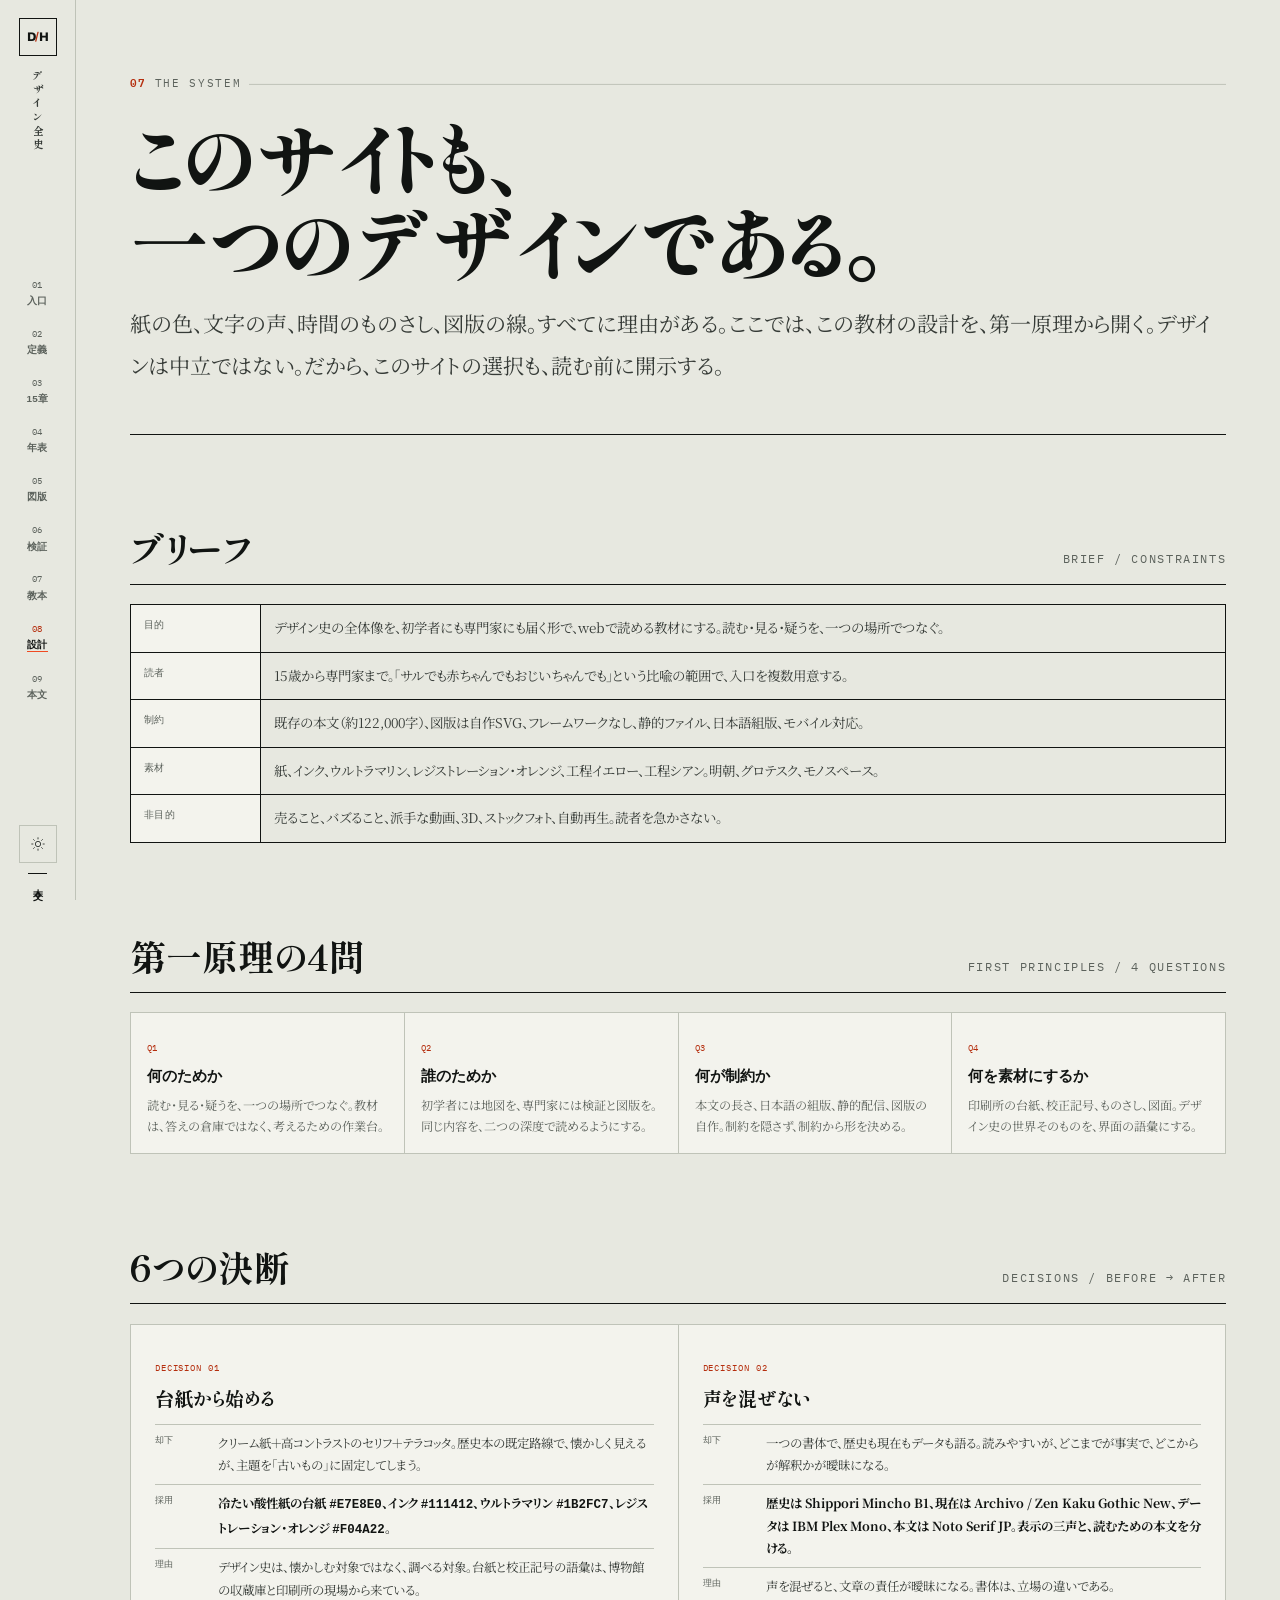
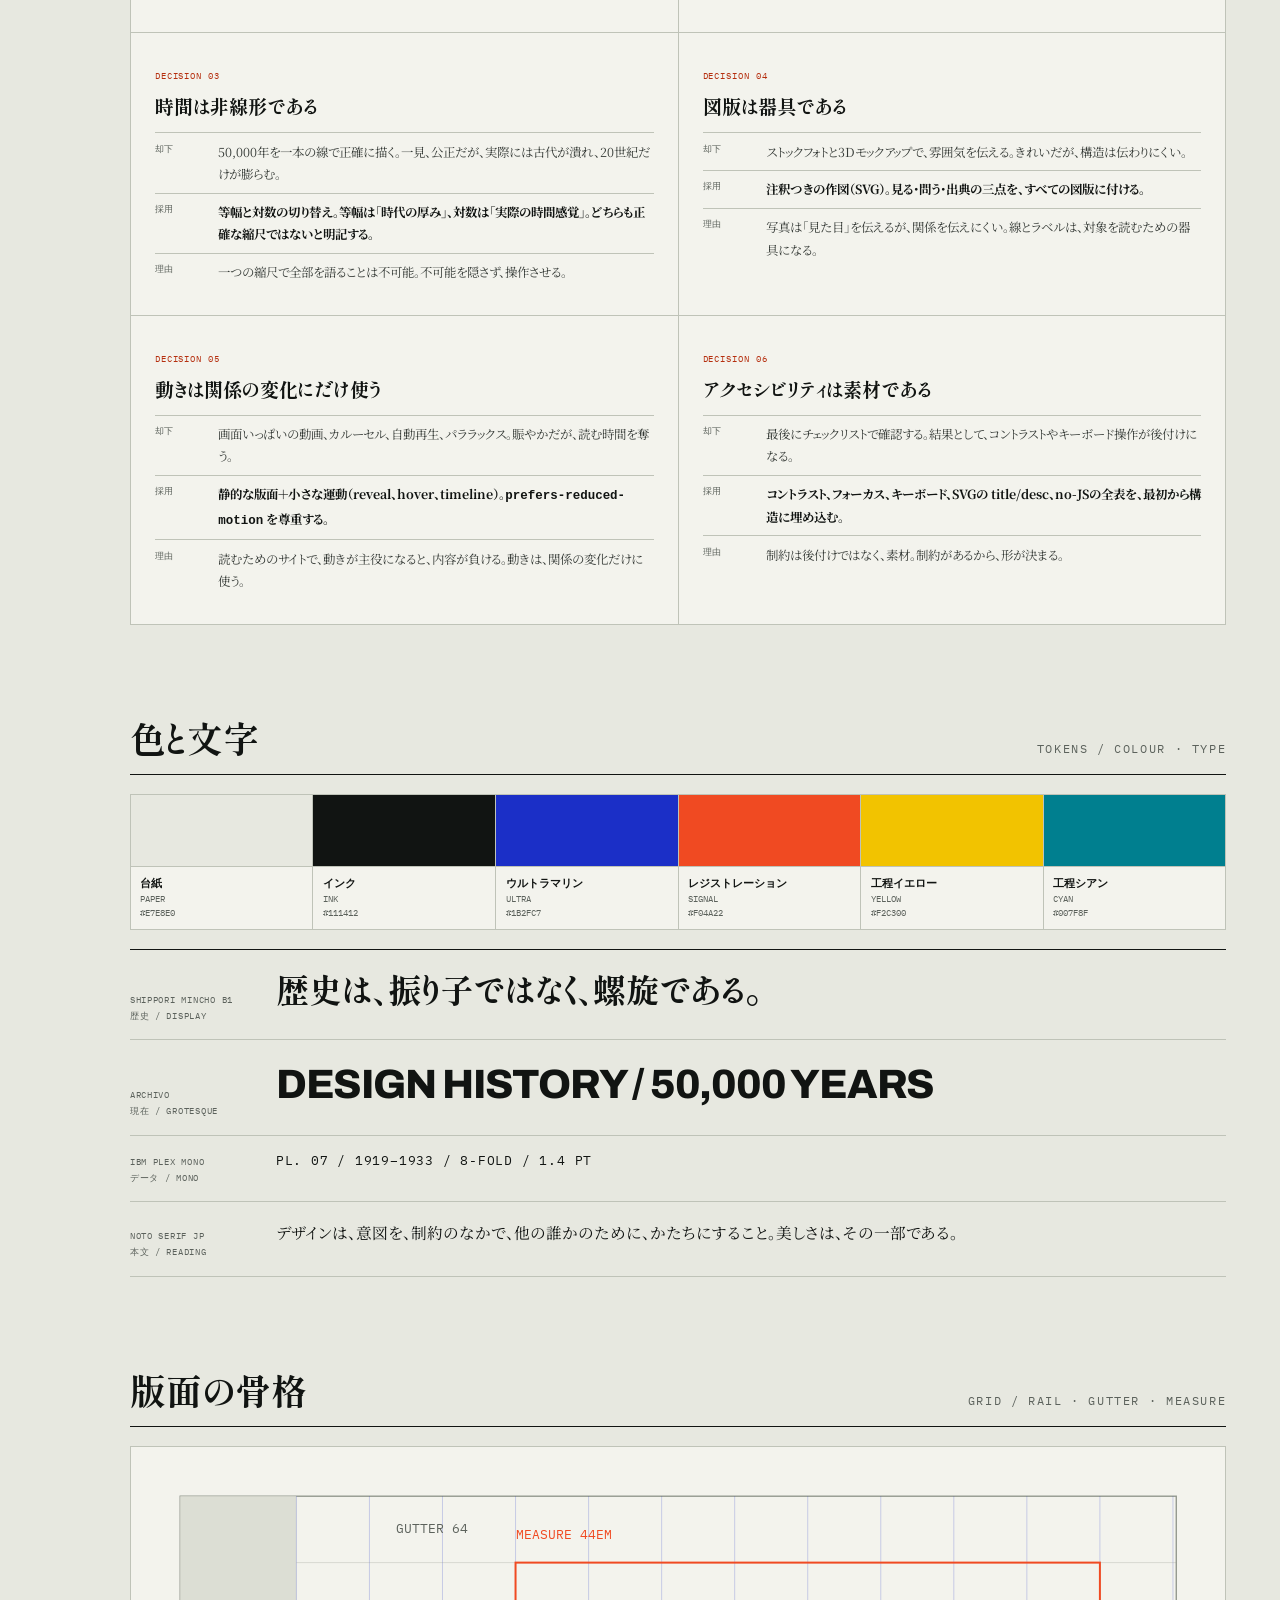
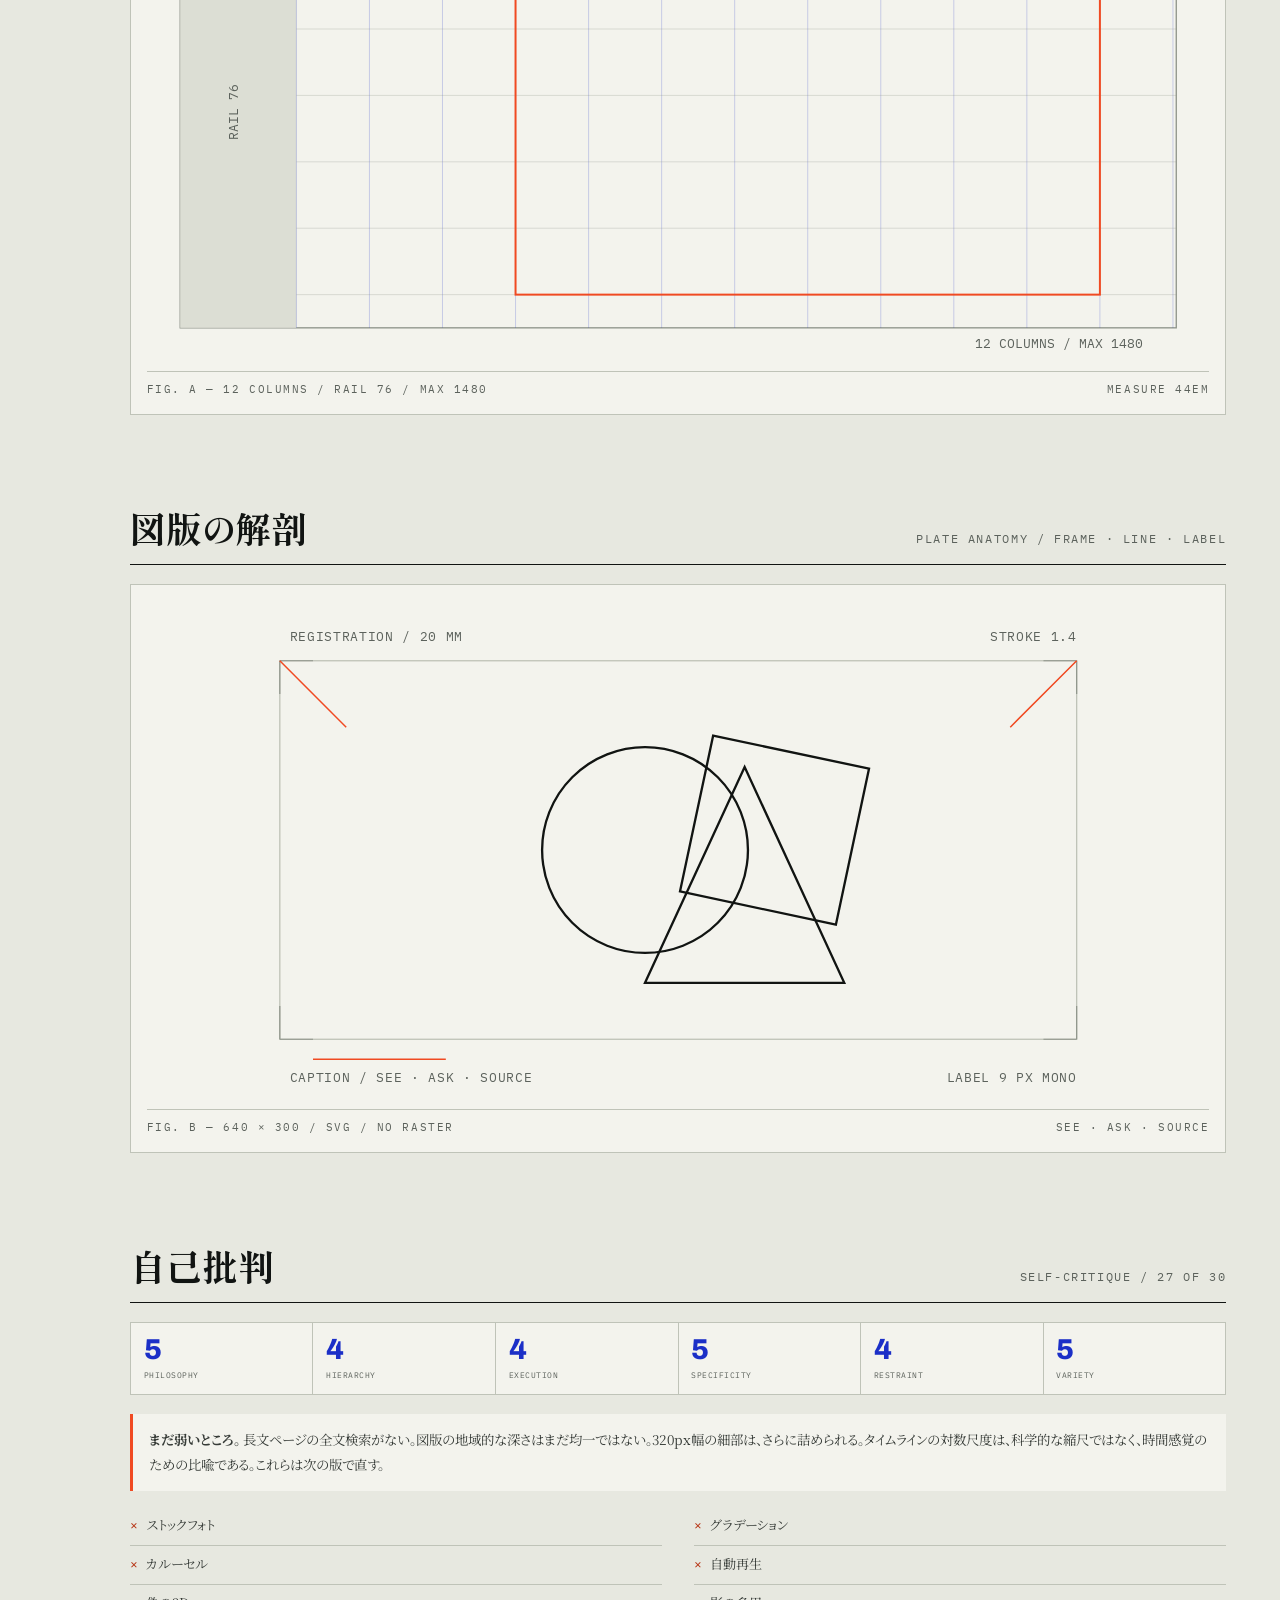
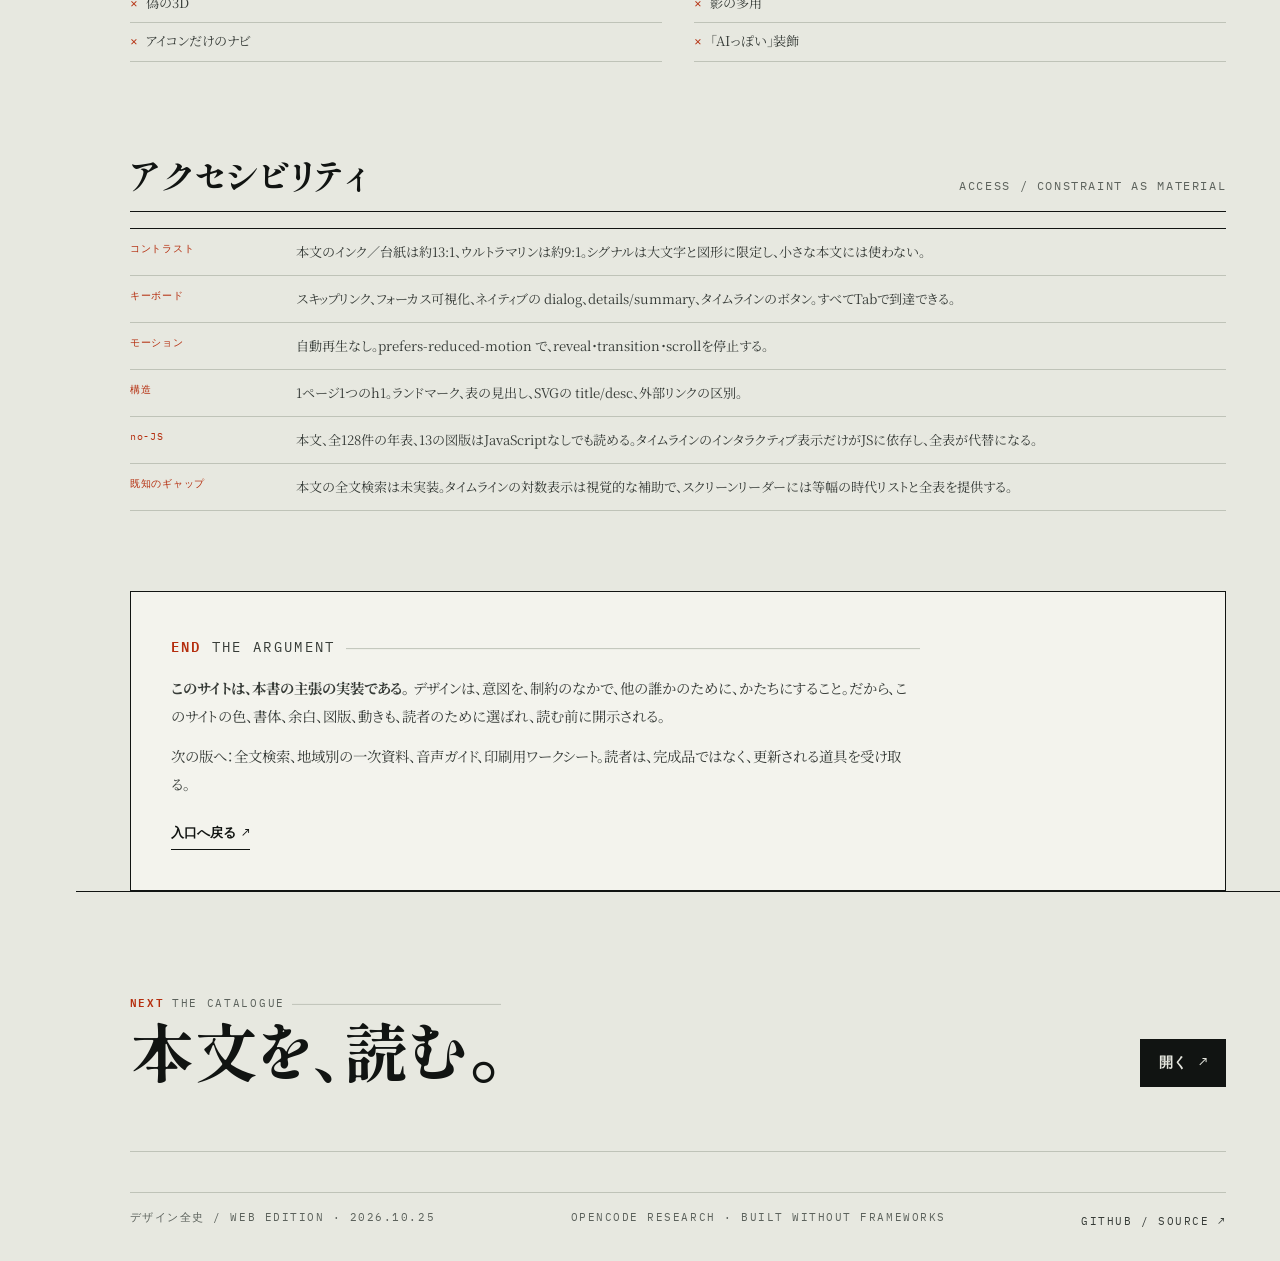
<file: design-notes.html>
<!DOCTYPE html>
<html lang="ja">
<head>
<meta charset="utf-8">
<meta name="viewport" content="width=device-width, initial-scale=1">
<title>設計ノート — デザイン全史 / THE SYSTEM</title>
<meta name="description" content="この教材サイト自身の設計意図。色、書体、時間のものさし、図版、アクセシビリティを第一原理から開示する。">
<meta name="theme-color" content="#e7e8e0">
<meta property="og:title" content="設計ノート — デザイン全史 / THE SYSTEM">
<meta property="og:description" content="この教材サイト自身の設計意図。色、書体、時間のものさし、図版、アクセシビリティを第一原理から開示する。">
<meta property="og:type" content="website">
<meta property="og:locale" content="ja_JP">
<link rel="icon" href="favicon.svg" type="image/svg+xml">
<link rel="preconnect" href="https://fonts.googleapis.com">
<link rel="preconnect" href="https://fonts.gstatic.com" crossorigin>
<link href="https://fonts.googleapis.com/css2?family=Archivo:wght@400;500;600;700;800;900&family=IBM+Plex+Mono:wght@400;500;600&family=Noto+Serif+JP:wght@400;500;600;700&family=Shippori+Mincho+B1:wght@400;600;700;800&family=Zen+Kaku+Gothic+New:wght@400;500;700;900&display=swap" rel="stylesheet">
<link rel="stylesheet" href="assets/style.css">
<script>
(function () {
  try {
    var t = localStorage.getItem("dh-theme");
    if (t === "dark") {
      document.documentElement.setAttribute("data-theme", "dark");
      var m = document.querySelector('meta[name="theme-color"]');
      if (m) m.setAttribute("content", "#0d0f0e");
    }
  } catch (e) {}
})();
</script>
</head>
<body data-page="design">
<a class="skip" href="#main">本文へスキップ</a>
<aside class="rail" aria-label="サイト">
  <a class="rail__brand" href="index.html" aria-label="デザイン全史 ホーム">
    <span class="rail__mark">D<span>/</span>H</span>
    <span class="rail__name">デザイン全史</span>
  </a>
  <nav class="rail__nav" id="site-nav" aria-label="主要">
    <a class="rail__link" href="index.html#orientation"><span class="rail__num">01</span><span class="rail__label">入口</span></a><a class="rail__link" href="index.html#definition"><span class="rail__num">02</span><span class="rail__label">定義</span></a><a class="rail__link" href="index.html#rooms"><span class="rail__num">03</span><span class="rail__label">15章</span></a><a class="rail__link" href="timeline.html"><span class="rail__num">04</span><span class="rail__label">年表</span></a><a class="rail__link" href="atlas.html"><span class="rail__num">05</span><span class="rail__label">図版</span></a><a class="rail__link" href="method.html"><span class="rail__num">06</span><span class="rail__label">検証</span></a><a class="rail__link" href="textbooks.html"><span class="rail__num">07</span><span class="rail__label">教本</span></a><a class="rail__link" href="design-notes.html" aria-current="page"><span class="rail__num">08</span><span class="rail__label">設計</span></a>
    <a class="rail__link rail__link--read" href="read.html">
      <span class="rail__num">09</span><span class="rail__label">本文</span>
    </a>
  </nav>
  <div class="rail__bottom">
    <button class="rail__toggle theme-toggle" type="button" data-theme-toggle aria-pressed="false" aria-label="照明を暗くする">
      <svg class="icon-sun" viewBox="0 0 24 24" fill="none" stroke="currentColor" stroke-width="1.4" aria-hidden="true"><circle cx="12" cy="12" r="4"/><path d="M12 2v3M12 19v3M2 12h3M19 12h3M4.9 4.9l2.1 2.1M17 17l2.1 2.1M19.1 4.9L17 7M7 17l-2.1 2.1"/></svg>
      <svg class="icon-moon" viewBox="0 0 24 24" fill="none" stroke="currentColor" stroke-width="1.4" aria-hidden="true"><path d="M20 14.5A8 8 0 1 1 9.5 4 6.5 6.5 0 0 0 20 14.5Z"/></svg>
    </button>
    <a class="rail__read" href="read.html">本文</a>
  </div>
  <div class="rail__mobile">
    <button class="rail__toggle theme-toggle" type="button" data-theme-toggle aria-pressed="false" aria-label="照明を暗くする">
      <svg class="icon-sun" viewBox="0 0 24 24" fill="none" stroke="currentColor" stroke-width="1.4" aria-hidden="true"><circle cx="12" cy="12" r="4"/><path d="M12 2v3M12 19v3M2 12h3M19 12h3M4.9 4.9l2.1 2.1M17 17l2.1 2.1M19.1 4.9L17 7M7 17l-2.1 2.1"/></svg>
      <svg class="icon-moon" viewBox="0 0 24 24" fill="none" stroke="currentColor" stroke-width="1.4" aria-hidden="true"><path d="M20 14.5A8 8 0 1 1 9.5 4 6.5 6.5 0 0 0 20 14.5Z"/></svg>
    </button>
    <button class="nav-toggle" type="button" data-nav-toggle aria-controls="site-nav" aria-expanded="false">
      <span class="nav-toggle__label">メニュー</span>
      <span class="nav-toggle__bars" aria-hidden="true"><span></span><span></span></span>
    </button>
  </div>
</aside>
<div class="nav-scrim" data-nav-scrim aria-hidden="true"></div>
<noscript>
  <nav class="nojs-nav" aria-label="メニュー（JavaScriptなし）">
    <a href="index.html">入口</a>
    <a href="index.html#definition">定義</a>
    <a href="index.html#rooms">15章</a>
    <a href="timeline.html">年表</a>
    <a href="atlas.html">図版</a>
    <a href="method.html">検証</a>
    <a href="textbooks.html">教本</a>
    <a href="design-notes.html">設計</a>
    <a href="read.html">本文</a>
  </nav>
</noscript>

<main id="main" class="page">
  <div class="shell">
    <header class="notes-head">
      <p class="eyebrow"><span class="eyebrow__no">07</span> THE SYSTEM</p>
      <h1 class="notes-title">このサイトも、<br>一つのデザインである。</h1>
      <p class="notes-lede">紙の色、文字の声、時間のものさし、図版の線。すべてに理由がある。ここでは、この教材の設計を、第一原理から開く。デザインは中立ではない。だから、このサイトの選択も、読む前に開示する。</p>
    </header>

    <section class="notes-section" aria-label="設計ブリーフ">
      <div class="notes-section__head">
        <h2 class="notes-section__title">ブリーフ</h2>
        <p class="notes-section__note mono">BRIEF / CONSTRAINTS</p>
      </div>
      <table class="brief-table">
        <tbody>
          <tr><th>目的</th><td>デザイン史の全体像を、初学者にも専門家にも届く形で、webで読める教材にする。読む・見る・疑うを、一つの場所でつなぐ。</td></tr>
          <tr><th>読者</th><td>15歳から専門家まで。「サルでも赤ちゃんでもおじいちゃんでも」という比喩の範囲で、入口を複数用意する。</td></tr>
          <tr><th>制約</th><td>既存の本文（約122,000字）、図版は自作SVG、フレームワークなし、静的ファイル、日本語組版、モバイル対応。</td></tr>
          <tr><th>素材</th><td>紙、インク、ウルトラマリン、レジストレーション・オレンジ、工程イエロー、工程シアン。明朝、グロテスク、モノスペース。</td></tr>
          <tr><th>非目的</th><td>売ること、バズること、派手な動画、3D、ストックフォト、自動再生。読者を急かさない。</td></tr>
        </tbody>
      </table>
    </section>

    <section class="notes-section" aria-label="第一原理">
      <div class="notes-section__head">
        <h2 class="notes-section__title">第一原理の4問</h2>
        <p class="notes-section__note mono">FIRST PRINCIPLES / 4 QUESTIONS</p>
      </div>
      <div class="principles-4">
        <div class="principle-4"><span class="principle-4__no">Q1</span><h3 class="principle-4__title">何のためか</h3><p class="principle-4__text">読む・見る・疑うを、一つの場所でつなぐ。教材は、答えの倉庫ではなく、考えるための作業台。</p></div>
        <div class="principle-4"><span class="principle-4__no">Q2</span><h3 class="principle-4__title">誰のためか</h3><p class="principle-4__text">初学者には地図を、専門家には検証と図版を。同じ内容を、二つの深度で読めるようにする。</p></div>
        <div class="principle-4"><span class="principle-4__no">Q3</span><h3 class="principle-4__title">何が制約か</h3><p class="principle-4__text">本文の長さ、日本語の組版、静的配信、図版の自作。制約を隠さず、制約から形を決める。</p></div>
        <div class="principle-4"><span class="principle-4__no">Q4</span><h3 class="principle-4__title">何を素材にするか</h3><p class="principle-4__text">印刷所の台紙、校正記号、ものさし、図面。デザイン史の世界そのものを、界面の語彙にする。</p></div>
      </div>
    </section>

    <section class="notes-section" aria-label="設計上の決断">
      <div class="notes-section__head">
        <h2 class="notes-section__title">6つの決断</h2>
        <p class="notes-section__note mono">DECISIONS / BEFORE → AFTER</p>
      </div>
      <div class="decisions">
        <div class="decision">
  <span class="decision__no">DECISION 01</span>
  <h3 class="decision__title">台紙から始める</h3>
  <div class="decision__row"><span class="decision__label">却下</span><span class="decision__value">クリーム紙＋高コントラストのセリフ＋テラコッタ。歴史本の既定路線で、懐かしく見えるが、主題を「古いもの」に固定してしまう。</span></div>
  <div class="decision__row"><span class="decision__label">採用</span><span class="decision__value"><strong>冷たい酸性紙の台紙 <code>#E7E8E0</code>、インク <code>#111412</code>、ウルトラマリン <code>#1B2FC7</code>、レジストレーション・オレンジ <code>#F04A22</code>。</strong></span></div>
  <div class="decision__row"><span class="decision__label">理由</span><span class="decision__value">デザイン史は、懐かしむ対象ではなく、調べる対象。台紙と校正記号の語彙は、博物館の収蔵庫と印刷所の現場から来ている。</span></div>
</div><div class="decision">
  <span class="decision__no">DECISION 02</span>
  <h3 class="decision__title">声を混ぜない</h3>
  <div class="decision__row"><span class="decision__label">却下</span><span class="decision__value">一つの書体で、歴史も現在もデータも語る。読みやすいが、どこまでが事実で、どこからが解釈かが曖昧になる。</span></div>
  <div class="decision__row"><span class="decision__label">採用</span><span class="decision__value"><strong>歴史は Shippori Mincho B1、現在は Archivo / Zen Kaku Gothic New、データは IBM Plex Mono、本文は Noto Serif JP。表示の三声と、読むための本文を分ける。</strong></span></div>
  <div class="decision__row"><span class="decision__label">理由</span><span class="decision__value">声を混ぜると、文章の責任が曖昧になる。書体は、立場の違いである。</span></div>
</div><div class="decision">
  <span class="decision__no">DECISION 03</span>
  <h3 class="decision__title">時間は非線形である</h3>
  <div class="decision__row"><span class="decision__label">却下</span><span class="decision__value">50,000年を一本の線で正確に描く。一見、公正だが、実際には古代が潰れ、20世紀だけが膨らむ。</span></div>
  <div class="decision__row"><span class="decision__label">採用</span><span class="decision__value"><strong>等幅と対数の切り替え。等幅は「時代の厚み」、対数は「実際の時間感覚」。どちらも正確な縮尺ではないと明記する。</strong></span></div>
  <div class="decision__row"><span class="decision__label">理由</span><span class="decision__value">一つの縮尺で全部を語ることは不可能。不可能を隠さず、操作させる。</span></div>
</div><div class="decision">
  <span class="decision__no">DECISION 04</span>
  <h3 class="decision__title">図版は器具である</h3>
  <div class="decision__row"><span class="decision__label">却下</span><span class="decision__value">ストックフォトと3Dモックアップで、雰囲気を伝える。きれいだが、構造は伝わりにくい。</span></div>
  <div class="decision__row"><span class="decision__label">採用</span><span class="decision__value"><strong>注釈つきの作図（SVG）。見る・問う・出典の三点を、すべての図版に付ける。</strong></span></div>
  <div class="decision__row"><span class="decision__label">理由</span><span class="decision__value">写真は「見た目」を伝えるが、関係を伝えにくい。線とラベルは、対象を読むための器具になる。</span></div>
</div><div class="decision">
  <span class="decision__no">DECISION 05</span>
  <h3 class="decision__title">動きは関係の変化にだけ使う</h3>
  <div class="decision__row"><span class="decision__label">却下</span><span class="decision__value">画面いっぱいの動画、カルーセル、自動再生、パララックス。賑やかだが、読む時間を奪う。</span></div>
  <div class="decision__row"><span class="decision__label">採用</span><span class="decision__value"><strong>静的な版面＋小さな運動（reveal、hover、timeline）。<code>prefers-reduced-motion</code> を尊重する。</strong></span></div>
  <div class="decision__row"><span class="decision__label">理由</span><span class="decision__value">読むためのサイトで、動きが主役になると、内容が負ける。動きは、関係の変化だけに使う。</span></div>
</div><div class="decision">
  <span class="decision__no">DECISION 06</span>
  <h3 class="decision__title">アクセシビリティは素材である</h3>
  <div class="decision__row"><span class="decision__label">却下</span><span class="decision__value">最後にチェックリストで確認する。結果として、コントラストやキーボード操作が後付けになる。</span></div>
  <div class="decision__row"><span class="decision__label">採用</span><span class="decision__value"><strong>コントラスト、フォーカス、キーボード、SVGの title/desc、no-JSの全表を、最初から構造に埋め込む。</strong></span></div>
  <div class="decision__row"><span class="decision__label">理由</span><span class="decision__value">制約は後付けではなく、素材。制約があるから、形が決まる。</span></div>
</div>
      </div>
    </section>

    <section class="notes-section" aria-label="トークン">
      <div class="notes-section__head">
        <h2 class="notes-section__title">色と文字</h2>
        <p class="notes-section__note mono">TOKENS / COLOUR · TYPE</p>
      </div>
      <div class="token-grid">
        <div class="token"><div class="token__chip" style="background:var(--paper)"></div><div class="token__meta"><strong>台紙</strong>PAPER<br>#E7E8E0</div></div>
        <div class="token"><div class="token__chip" style="background:var(--ink)"></div><div class="token__meta"><strong>インク</strong>INK<br>#111412</div></div>
        <div class="token"><div class="token__chip" style="background:var(--ultra)"></div><div class="token__meta"><strong>ウルトラマリン</strong>ULTRA<br>#1B2FC7</div></div>
        <div class="token"><div class="token__chip" style="background:var(--signal)"></div><div class="token__meta"><strong>レジストレーション</strong>SIGNAL<br>#F04A22</div></div>
        <div class="token"><div class="token__chip" style="background:var(--yellow)"></div><div class="token__meta"><strong>工程イエロー</strong>YELLOW<br>#F2C300</div></div>
        <div class="token"><div class="token__chip" style="background:var(--cyan)"></div><div class="token__meta"><strong>工程シアン</strong>CYAN<br>#007F8F</div></div>
      </div>

      <div class="type-specimen">
        <div class="type-row"><span class="type-row__label">SHIPPORI MINCHO B1<br>歴史 / DISPLAY</span><p class="type-row__sample type-row__sample--mincho">歴史は、振り子ではなく、螺旋である。</p></div>
        <div class="type-row"><span class="type-row__label">ARCHIVO<br>現在 / GROTESQUE</span><p class="type-row__sample type-row__sample--latin">DESIGN HISTORY / 50,000 YEARS</p></div>
        <div class="type-row"><span class="type-row__label">IBM PLEX MONO<br>データ / MONO</span><p class="type-row__sample type-row__sample--mono">PL. 07 / 1919–1933 / 8-FOLD / 1.4 PT</p></div>
        <div class="type-row"><span class="type-row__label">NOTO SERIF JP<br>本文 / READING</span><p class="type-row__sample type-row__sample--serif">デザインは、意図を、制約のなかで、他の誰かのために、かたちにすること。美しさは、その一部である。</p></div>
      </div>
    </section>

    <section class="notes-section" aria-label="版面">
      <div class="notes-section__head">
        <h2 class="notes-section__title">版面の骨格</h2>
        <p class="notes-section__note mono">GRID / RAIL · GUTTER · MEASURE</p>
      </div>
      <figure class="notes-figure">
        
<svg viewBox="0 0 640 300" role="img" aria-labelledby="grid-t grid-d">
  <title id="grid-t">版面の骨格</title>
  <desc id="grid-d">左のレール、余白、12カラムのグリッド、本文のメジャーを示す図。</desc>
  <rect x="20" y="20" width="600" height="260" fill="var(--paper-2)" stroke="var(--rule-strong)" stroke-width="0.8"/>
  <rect x="20" y="20" width="70" height="260" fill="var(--paper-3)"/>
  <g stroke="var(--ultra)" stroke-width="0.55" opacity="0.22">
    <path d="M90 20 V280 M134 20 V280 M178 20 V280 M222 20 V280 M266 20 V280 M310 20 V280 M354 20 V280 M398 20 V280 M442 20 V280 M486 20 V280 M530 20 V280 M574 20 V280 M618 20 V280"/>
  </g>
  <g stroke="var(--rule-strong)" stroke-width="0.4" opacity="0.4">
    <path d="M90 60 H620 M90 100 H620 M90 140 H620 M90 180 H620 M90 220 H620 M90 260 H620"/>
  </g>
  <rect x="222" y="60" width="352" height="200" fill="none" stroke="var(--signal)" stroke-width="1.2"/>
  <text x="55" y="150" text-anchor="middle" font-family="IBM Plex Mono, monospace" font-size="8" fill="var(--ink-3)" transform="rotate(-90 55 150)">RAIL 76</text>
  <text x="150" y="42" font-family="IBM Plex Mono, monospace" font-size="8" fill="var(--ink-3)">GUTTER 64</text>
  <text x="222" y="46" font-family="IBM Plex Mono, monospace" font-size="8" fill="var(--signal)">MEASURE 44EM</text>
  <text x="600" y="292" text-anchor="end" font-family="IBM Plex Mono, monospace" font-size="8" fill="var(--ink-3)">12 COLUMNS / MAX 1480</text>
</svg>
        <figcaption class="mono"><span>FIG. A — 12 COLUMNS / RAIL 76 / MAX 1480</span><span>MEASURE 44EM</span></figcaption>
      </figure>
    </section>

    <section class="notes-section" aria-label="図版の解剖">
      <div class="notes-section__head">
        <h2 class="notes-section__title">図版の解剖</h2>
        <p class="notes-section__note mono">PLATE ANATOMY / FRAME · LINE · LABEL</p>
      </div>
      <figure class="notes-figure">
        
<svg viewBox="0 0 640 300" role="img" aria-labelledby="anat-t anat-d">
  <title id="anat-t">図版の解剖</title>
  <desc id="anat-d">図版の枠、トンボ、グリッド、線、ラベルの位置を示す図。</desc>
  <rect x="80" y="36" width="480" height="228" fill="var(--paper-2)" stroke="var(--rule)" stroke-width="0.8"/>
  <g fill="none" stroke="var(--rule-strong)" stroke-width="0.7">
    <path d="M80 36 H100 M80 36 V56 M540 36 H560 M560 36 V56 M80 264 H100 M80 244 V264 M540 264 H560 M560 244 V264"/>
  </g>
  <g fill="none" stroke="var(--ink)" stroke-width="1.4">
    <circle cx="300" cy="150" r="62"/>
    <rect x="330" y="90" width="96" height="96" transform="rotate(12 378 138)"/>
    <path d="M300 230 L360 100 L420 230 Z"/>
  </g>
  <g stroke="var(--signal)" stroke-width="0.9">
    <path d="M80 36 L120 76 M560 36 L520 76"/>
    <path d="M100 276 H180"/>
  </g>
  <g font-family="IBM Plex Mono, monospace" font-size="8" fill="var(--ink-3)" letter-spacing="0.05em">
    <text x="86" y="24">REGISTRATION / 20 MM</text>
    <text x="560" y="24" text-anchor="end">STROKE 1.4</text>
    <text x="86" y="290">CAPTION / SEE · ASK · SOURCE</text>
    <text x="560" y="290" text-anchor="end">LABEL 9 PX MONO</text>
  </g>
</svg>
        <figcaption class="mono"><span>FIG. B — 640 × 300 / SVG / NO RASTER</span><span>SEE · ASK · SOURCE</span></figcaption>
      </figure>
    </section>

    <section class="notes-section" aria-label="自己批判">
      <div class="notes-section__head">
        <h2 class="notes-section__title">自己批判</h2>
        <p class="notes-section__note mono">SELF-CRITIQUE / 27 OF 30</p>
      </div>
      <div class="scores">
        <div class="score"><span class="score__num">5</span><span class="score__label">PHILOSOPHY</span></div>
        <div class="score"><span class="score__num">4</span><span class="score__label">HIERARCHY</span></div>
        <div class="score"><span class="score__num">4</span><span class="score__label">EXECUTION</span></div>
        <div class="score"><span class="score__num">5</span><span class="score__label">SPECIFICITY</span></div>
        <div class="score"><span class="score__num">4</span><span class="score__label">RESTRAINT</span></div>
        <div class="score"><span class="score__num">5</span><span class="score__label">VARIETY</span></div>
      </div>
      <p class="note"><strong>まだ弱いところ。</strong> 長文ページの全文検索がない。図版の地域的な深さはまだ均一ではない。320px幅の細部は、さらに詰められる。タイムラインの対数尺度は、科学的な縮尺ではなく、時間感覚のための比喩である。これらは次の版で直す。</p>
      <ul class="removed-list">
        <li>ストックフォト</li>
        <li>グラデーション</li>
        <li>カルーセル</li>
        <li>自動再生</li>
        <li>偽の3D</li>
        <li>影の多用</li>
        <li>アイコンだけのナビ</li>
        <li>「AIっぽい」装飾</li>
      </ul>
    </section>

    <section class="notes-section" aria-label="アクセシビリティ">
      <div class="notes-section__head">
        <h2 class="notes-section__title">アクセシビリティ</h2>
        <p class="notes-section__note mono">ACCESS / CONSTRAINT AS MATERIAL</p>
      </div>
      <dl class="a11y-list">
        <div class="a11y-item"><dt>コントラスト</dt><dd>本文のインク／台紙は約13:1、ウルトラマリンは約9:1。シグナルは大文字と図形に限定し、小さな本文には使わない。</dd></div>
        <div class="a11y-item"><dt>キーボード</dt><dd>スキップリンク、フォーカス可視化、ネイティブの dialog、details/summary、タイムラインのボタン。すべてTabで到達できる。</dd></div>
        <div class="a11y-item"><dt>モーション</dt><dd>自動再生なし。prefers-reduced-motion で、reveal・transition・scrollを停止する。</dd></div>
        <div class="a11y-item"><dt>構造</dt><dd>1ページ1つのh1。ランドマーク、表の見出し、SVGの title/desc、外部リンクの区別。</dd></div>
        <div class="a11y-item"><dt>no-JS</dt><dd>本文、全128件の年表、13の図版はJavaScriptなしでも読める。タイムラインのインタラクティブ表示だけがJSに依存し、全表が代替になる。</dd></div>
        <div class="a11y-item"><dt>既知のギャップ</dt><dd>本文の全文検索は未実装。タイムラインの対数表示は視覚的な補助で、スクリーンリーダーには等幅の時代リストと全表を提供する。</dd></div>
      </dl>
    </section>

    <section class="notes-end">
      <p class="eyebrow"><span class="eyebrow__no">END</span> THE ARGUMENT</p>
      <p style="margin-top:0.8rem"><strong>このサイトは、本書の主張の実装である。</strong> デザインは、意図を、制約のなかで、他の誰かのために、かたちにすること。だから、このサイトの色、書体、余白、図版、動きも、読者のために選ばれ、読む前に開示される。</p>
      <p>次の版へ：全文検索、地域別の一次資料、音声ガイド、印刷用ワークシート。読者は、完成品ではなく、更新される道具を受け取る。</p>
      <p style="margin-top:1.2rem"><a class="textlink" href="index.html">入口へ戻る <span class="textlink__arrow" aria-hidden="true">↗</span></a></p>
    </section>
  </div>
</main>

<footer class="footer">
  <div class="shell">
    <div class="footer__cta">
      <div>
        <p class="eyebrow"><span class="eyebrow__no">NEXT</span> THE CATALOGUE</p>
        <h2>本文を、読む。</h2>
      </div>
      <a class="btn btn--solid" href="read.html">開く <span class="btn__arrow" aria-hidden="true">↗</span></a>
    </div>
    <div class="colophon mono">
      <span>デザイン全史 / WEB EDITION · 2026.10.25</span>
      <span>OPENCODE RESEARCH · BUILT WITHOUT FRAMEWORKS</span>
      <span><a href="https://github.com/ELRdn/design-REA" rel="noopener">GITHUB / SOURCE ↗</a></span>
    </div>
  </div>
</footer>
<script src="assets/app.js" defer></script>
</body>
</html>
</file>
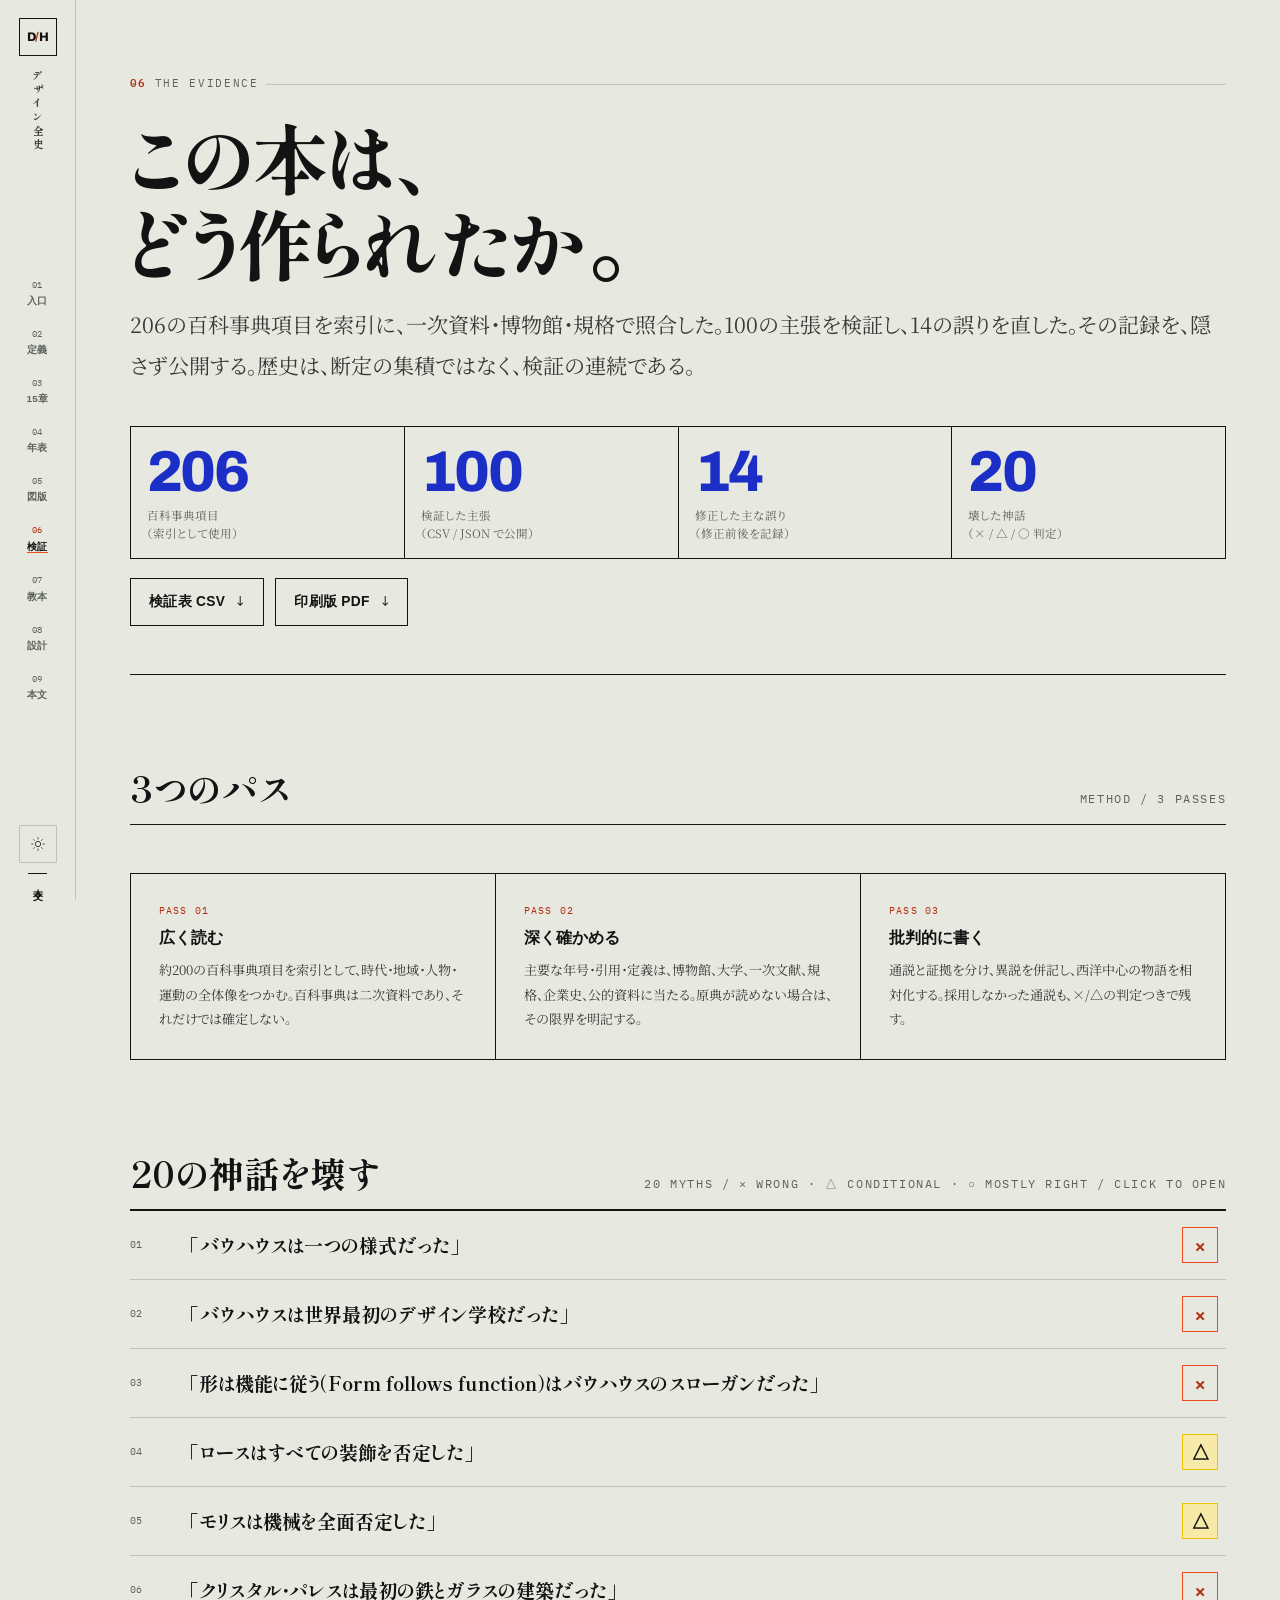
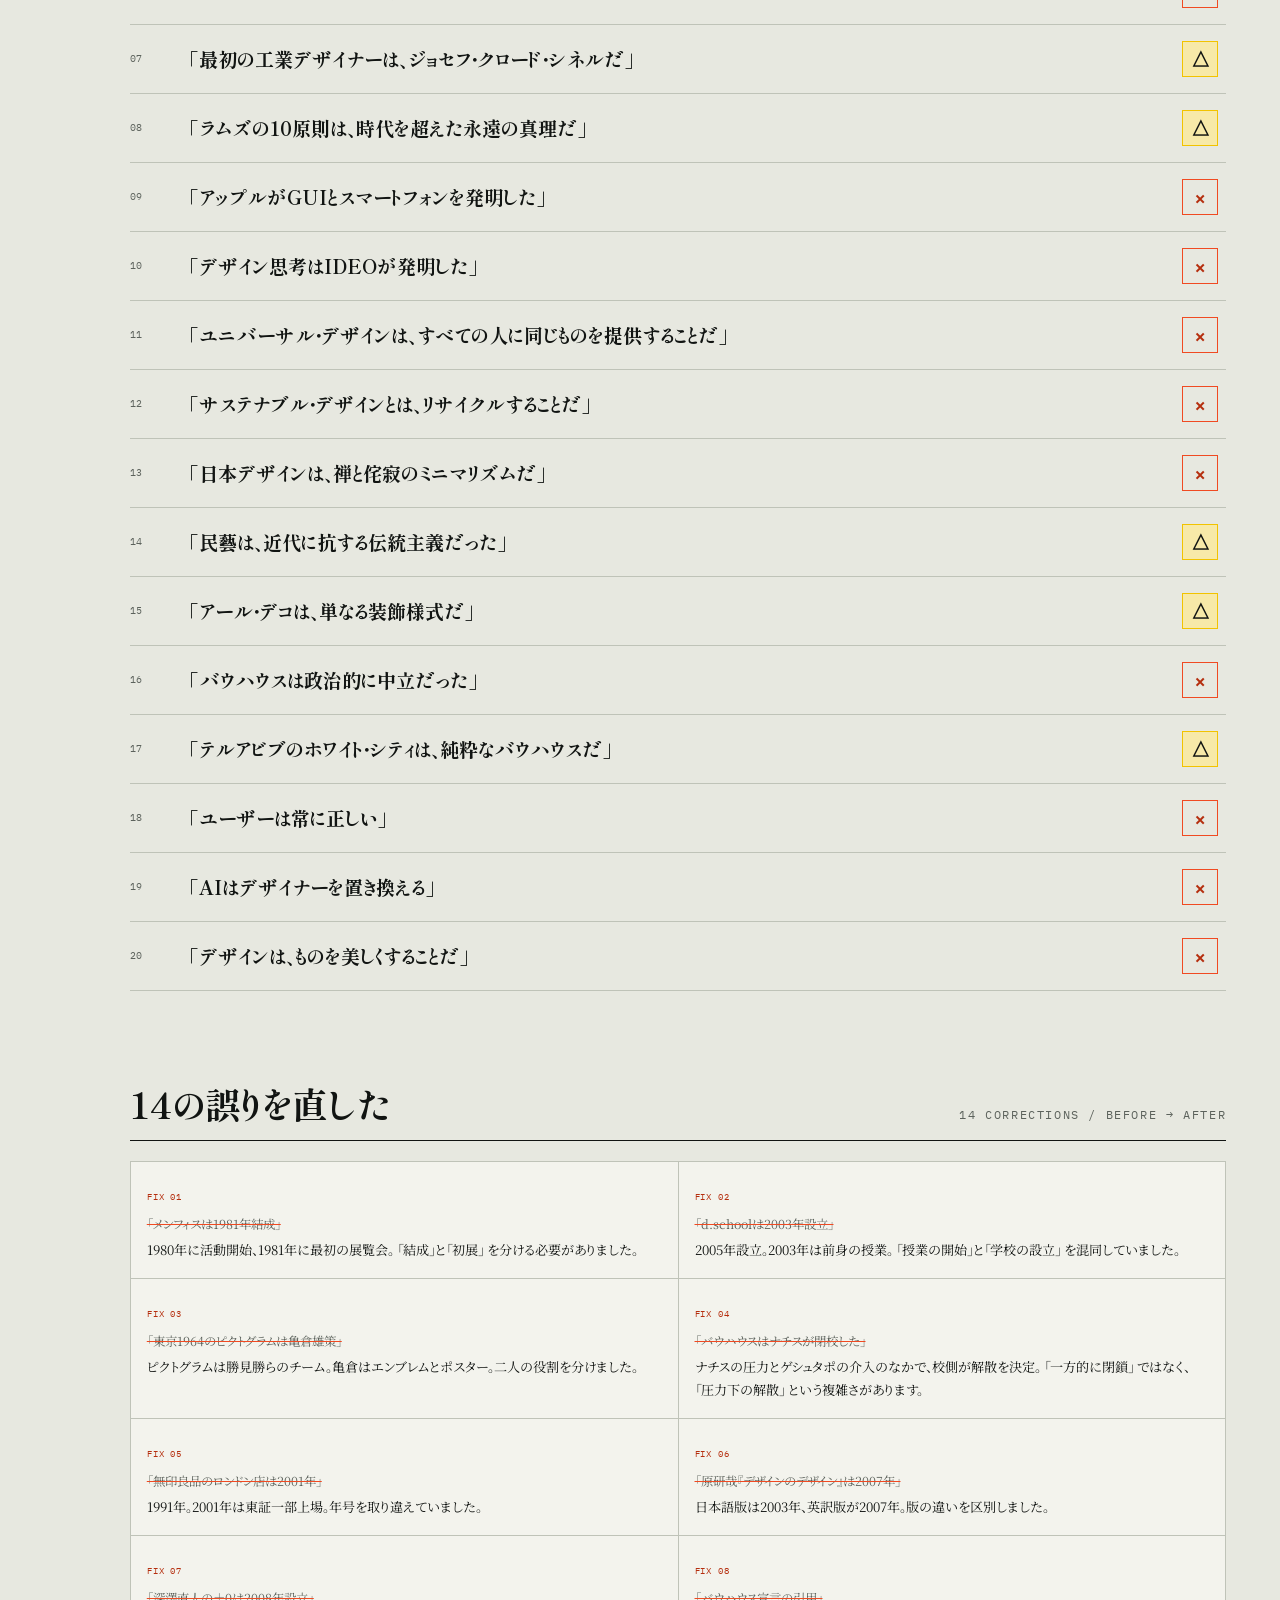
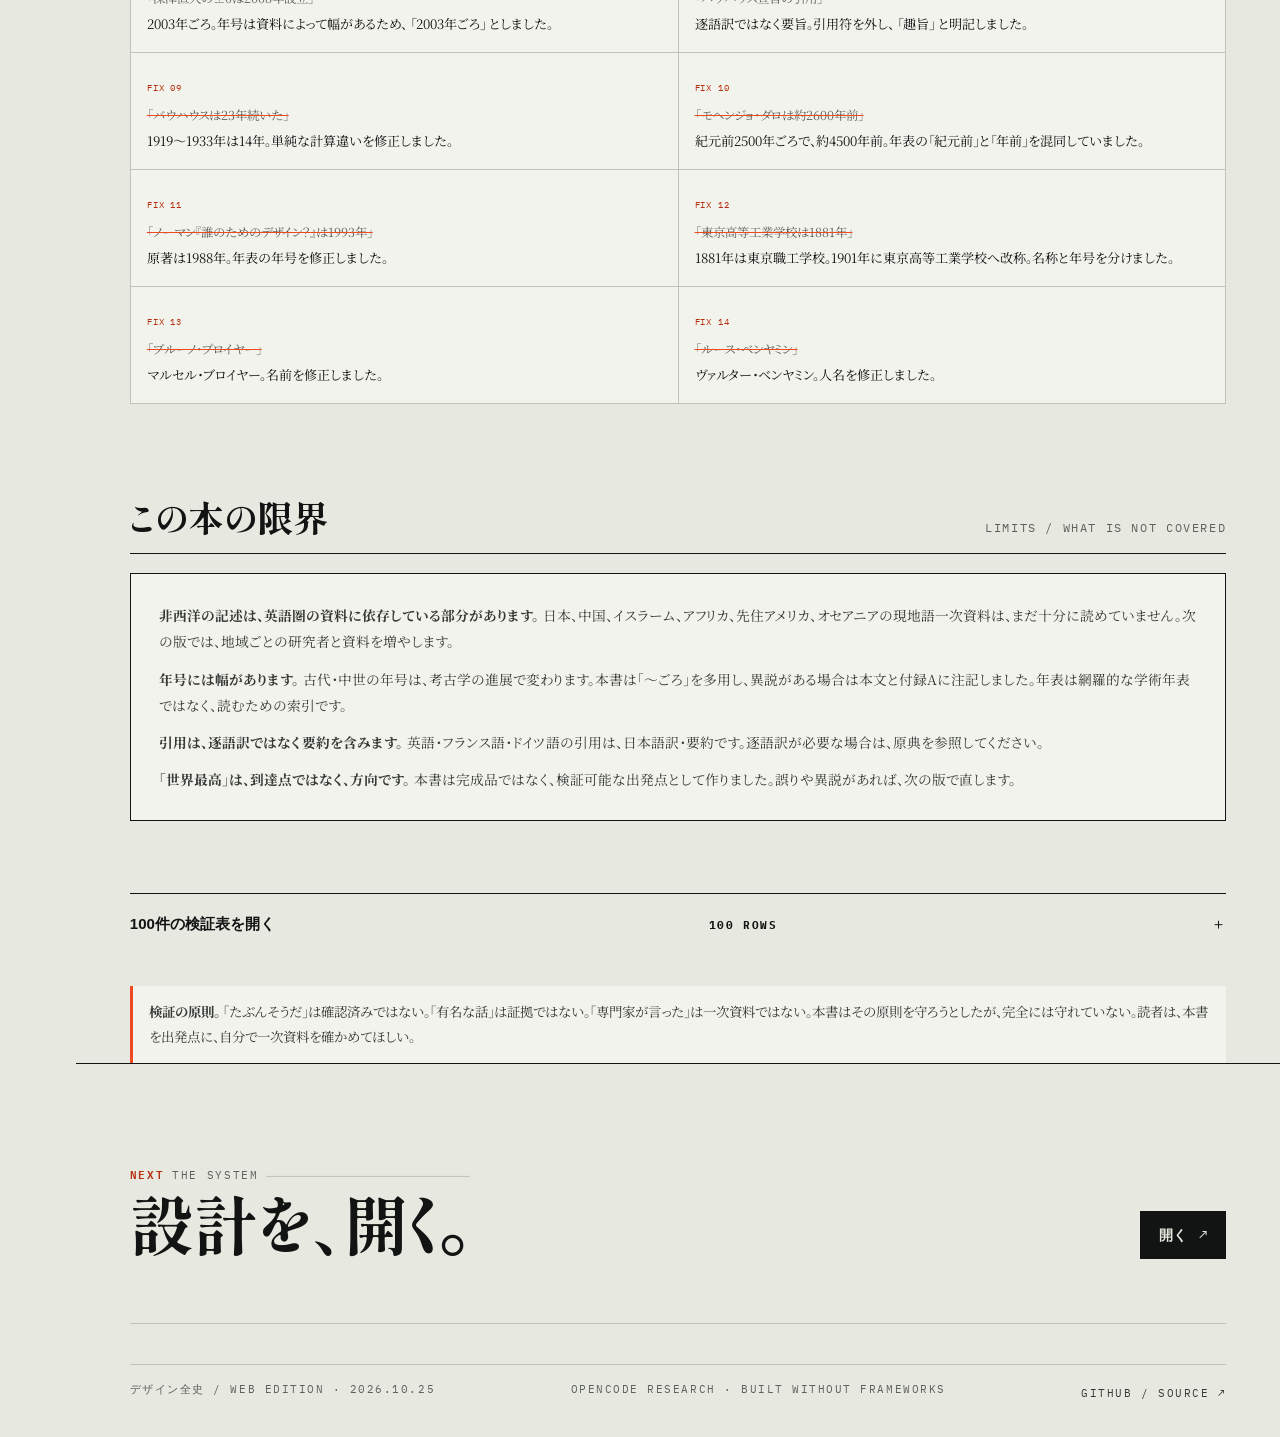
<file: method.html>
<!DOCTYPE html>
<html lang="ja">
<head>
<meta charset="utf-8">
<meta name="viewport" content="width=device-width, initial-scale=1">
<title>検証 — デザイン全史 / THE EVIDENCE</title>
<meta name="description" content="20の通説、14の修正、100件のファクトチェック。本書の検証過程をすべて公開。">
<meta name="theme-color" content="#e7e8e0">
<meta property="og:title" content="検証 — デザイン全史 / THE EVIDENCE">
<meta property="og:description" content="20の通説、14の修正、100件のファクトチェック。本書の検証過程をすべて公開。">
<meta property="og:type" content="website">
<meta property="og:locale" content="ja_JP">
<link rel="icon" href="favicon.svg" type="image/svg+xml">
<link rel="preconnect" href="https://fonts.googleapis.com">
<link rel="preconnect" href="https://fonts.gstatic.com" crossorigin>
<link href="https://fonts.googleapis.com/css2?family=Archivo:wght@400;500;600;700;800;900&family=IBM+Plex+Mono:wght@400;500;600&family=Noto+Serif+JP:wght@400;500;600;700&family=Shippori+Mincho+B1:wght@400;600;700;800&family=Zen+Kaku+Gothic+New:wght@400;500;700;900&display=swap" rel="stylesheet">
<link rel="stylesheet" href="assets/style.css">
<script>
(function () {
  try {
    var t = localStorage.getItem("dh-theme");
    if (t === "dark") {
      document.documentElement.setAttribute("data-theme", "dark");
      var m = document.querySelector('meta[name="theme-color"]');
      if (m) m.setAttribute("content", "#0d0f0e");
    }
  } catch (e) {}
})();
</script>
</head>
<body data-page="method">
<a class="skip" href="#main">本文へスキップ</a>
<aside class="rail" aria-label="サイト">
  <a class="rail__brand" href="index.html" aria-label="デザイン全史 ホーム">
    <span class="rail__mark">D<span>/</span>H</span>
    <span class="rail__name">デザイン全史</span>
  </a>
  <nav class="rail__nav" id="site-nav" aria-label="主要">
    <a class="rail__link" href="index.html#orientation"><span class="rail__num">01</span><span class="rail__label">入口</span></a><a class="rail__link" href="index.html#definition"><span class="rail__num">02</span><span class="rail__label">定義</span></a><a class="rail__link" href="index.html#rooms"><span class="rail__num">03</span><span class="rail__label">15章</span></a><a class="rail__link" href="timeline.html"><span class="rail__num">04</span><span class="rail__label">年表</span></a><a class="rail__link" href="atlas.html"><span class="rail__num">05</span><span class="rail__label">図版</span></a><a class="rail__link" href="method.html" aria-current="page"><span class="rail__num">06</span><span class="rail__label">検証</span></a><a class="rail__link" href="textbooks.html"><span class="rail__num">07</span><span class="rail__label">教本</span></a><a class="rail__link" href="design-notes.html"><span class="rail__num">08</span><span class="rail__label">設計</span></a>
    <a class="rail__link rail__link--read" href="read.html">
      <span class="rail__num">09</span><span class="rail__label">本文</span>
    </a>
  </nav>
  <div class="rail__bottom">
    <button class="rail__toggle theme-toggle" type="button" data-theme-toggle aria-pressed="false" aria-label="照明を暗くする">
      <svg class="icon-sun" viewBox="0 0 24 24" fill="none" stroke="currentColor" stroke-width="1.4" aria-hidden="true"><circle cx="12" cy="12" r="4"/><path d="M12 2v3M12 19v3M2 12h3M19 12h3M4.9 4.9l2.1 2.1M17 17l2.1 2.1M19.1 4.9L17 7M7 17l-2.1 2.1"/></svg>
      <svg class="icon-moon" viewBox="0 0 24 24" fill="none" stroke="currentColor" stroke-width="1.4" aria-hidden="true"><path d="M20 14.5A8 8 0 1 1 9.5 4 6.5 6.5 0 0 0 20 14.5Z"/></svg>
    </button>
    <a class="rail__read" href="read.html">本文</a>
  </div>
  <div class="rail__mobile">
    <button class="rail__toggle theme-toggle" type="button" data-theme-toggle aria-pressed="false" aria-label="照明を暗くする">
      <svg class="icon-sun" viewBox="0 0 24 24" fill="none" stroke="currentColor" stroke-width="1.4" aria-hidden="true"><circle cx="12" cy="12" r="4"/><path d="M12 2v3M12 19v3M2 12h3M19 12h3M4.9 4.9l2.1 2.1M17 17l2.1 2.1M19.1 4.9L17 7M7 17l-2.1 2.1"/></svg>
      <svg class="icon-moon" viewBox="0 0 24 24" fill="none" stroke="currentColor" stroke-width="1.4" aria-hidden="true"><path d="M20 14.5A8 8 0 1 1 9.5 4 6.5 6.5 0 0 0 20 14.5Z"/></svg>
    </button>
    <button class="nav-toggle" type="button" data-nav-toggle aria-controls="site-nav" aria-expanded="false">
      <span class="nav-toggle__label">メニュー</span>
      <span class="nav-toggle__bars" aria-hidden="true"><span></span><span></span></span>
    </button>
  </div>
</aside>
<div class="nav-scrim" data-nav-scrim aria-hidden="true"></div>
<noscript>
  <nav class="nojs-nav" aria-label="メニュー（JavaScriptなし）">
    <a href="index.html">入口</a>
    <a href="index.html#definition">定義</a>
    <a href="index.html#rooms">15章</a>
    <a href="timeline.html">年表</a>
    <a href="atlas.html">図版</a>
    <a href="method.html">検証</a>
    <a href="textbooks.html">教本</a>
    <a href="design-notes.html">設計</a>
    <a href="read.html">本文</a>
  </nav>
</noscript>

<main id="main" class="page">
  <div class="shell">
    <header class="method-head">
      <p class="eyebrow"><span class="eyebrow__no">06</span> THE EVIDENCE</p>
      <h1 class="method-title">この本は、<br>どう作られたか。</h1>
      <p class="method-lede">206の百科事典項目を索引に、一次資料・博物館・規格で照合した。100の主張を検証し、14の誤りを直した。その記録を、隠さず公開する。歴史は、断定の集積ではなく、検証の連続である。</p>
      <div class="method-stats stats">
        <div class="stat"><span class="stat__num">206</span><span class="stat__label">百科事典項目<br>（索引として使用）</span></div>
        <div class="stat"><span class="stat__num">100</span><span class="stat__label">検証した主張<br>（CSV / JSON で公開）</span></div>
        <div class="stat"><span class="stat__num">14</span><span class="stat__label">修正した主な誤り<br>（修正前後を記録）</span></div>
        <div class="stat"><span class="stat__num">20</span><span class="stat__label">壊した神話<br>（× / △ / ○ 判定）</span></div>
      </div>
      <p style="margin-top:1.2rem;display:flex;flex-wrap:wrap;gap:0.7rem">
        <a class="btn" href="factcheck.csv" download>検証表 CSV <span class="btn__arrow" aria-hidden="true">↓</span></a>
        <a class="btn" href="デザイン全史.pdf" download>印刷版 PDF <span class="btn__arrow" aria-hidden="true">↓</span></a>
      </p>
    </header>

    <section class="method-section" aria-label="検証の方法">
      <div class="method-section__head">
        <h2 class="method-section__title">3つのパス</h2>
        <p class="method-section__note mono">METHOD / 3 PASSES</p>
      </div>
      <div class="method-steps">
        <div class="method-step">
          <span class="method-step__no">PASS 01</span>
          <h3 class="method-step__title">広く読む</h3>
          <p class="method-step__text">約200の百科事典項目を索引として、時代・地域・人物・運動の全体像をつかむ。百科事典は二次資料であり、それだけでは確定しない。</p>
        </div>
        <div class="method-step">
          <span class="method-step__no">PASS 02</span>
          <h3 class="method-step__title">深く確かめる</h3>
          <p class="method-step__text">主要な年号・引用・定義は、博物館、大学、一次文献、規格、企業史、公的資料に当たる。原典が読めない場合は、その限界を明記する。</p>
        </div>
        <div class="method-step">
          <span class="method-step__no">PASS 03</span>
          <h3 class="method-step__title">批判的に書く</h3>
          <p class="method-step__text">通説と証拠を分け、異説を併記し、西洋中心の物語を相対化する。採用しなかった通説も、×/△の判定つきで残す。</p>
        </div>
      </div>
    </section>

    <section class="method-section" aria-label="20の神話">
      <div class="method-section__head">
        <h2 class="method-section__title">20の神話を壊す</h2>
        <p class="method-section__note mono">20 MYTHS / × WRONG · △ CONDITIONAL · ○ MOSTLY RIGHT / CLICK TO OPEN</p>
      </div>
      <div class="myths">
        <details class="myth myth--full">
  <summary class="myth__summary">
    <span class="myth__no">01</span>
    <span class="myth__title">「バウハウスは一つの様式だった」</span>
    <span class="myth__verdict" data-v="cross" aria-label="判定 ×">×</span>
  </summary>
  <div class="myth__body"><div></div><div class="myth__content"><p>バウハウスは、1919〜1933年の学校であり、一つの統一様式ではありません。ヴァイマール期（表現主義、手仕事）、デッサウ期（機能主義、工業生産）、ベルリン期（建築、美学）で、思想も作風も変わります。校長も、グロピウス、マイヤー、ミースで大きく異なります。</p>
<p>「バウハウス様式」という言葉は、後世のデザイン史・マーケティングが作った便宜的なラベルです。白い箱、サンセリフ、鋼管椅子は、バウハウスの一部であって、全体ではありません。</p></div></div>
</details><details class="myth myth--full">
  <summary class="myth__summary">
    <span class="myth__no">02</span>
    <span class="myth__title">「バウハウスは世界最初のデザイン学校だった」</span>
    <span class="myth__verdict" data-v="cross" aria-label="判定 ×">×</span>
  </summary>
  <div class="myth__body"><div></div><div class="myth__content"><p>バウハウス以前にも、美術学校、工芸学校、建築学校は存在しました。同時代には、ロシアの<strong>ヴフテマス</strong>（1920年設立）があり、バウハウスと似た理念（芸術と技術の統合、基礎教育、工房）を持っていました。</p>
<p>バウハウスの重要性は、「最初」であることではなく、<strong>教育モデル、出版物、亡命者ネットワークを通じて、世界中に影響を広げた</strong>ことです。</p></div></div>
</details><details class="myth myth--full">
  <summary class="myth__summary">
    <span class="myth__no">03</span>
    <span class="myth__title">「形は機能に従う（Form follows function）はバウハウスのスローガンだった」</span>
    <span class="myth__verdict" data-v="cross" aria-label="判定 ×">×</span>
  </summary>
  <div class="myth__body"><div></div><div class="myth__content"><p>「形は機能に従う」は、アメリカの建築家<strong>ルイス・サリヴァン</strong>が1896年の論文で書いた言葉です。正確には「form ever follows function（形は常に機能に従う）」。</p>
<p>バウハウスは、この言葉をそのままスローガンにしたわけではありません。バウハウスの思想は、機能、素材、構造、社会の関係を、もっと複雑に扱いました。また、「機能」は、機械的な用途だけでなく、心理的・社会的な機能も含みます。</p></div></div>
</details><details class="myth myth--full">
  <summary class="myth__summary">
    <span class="myth__no">04</span>
    <span class="myth__title">「ロースはすべての装飾を否定した」</span>
    <span class="myth__verdict" data-v="triangle" aria-label="判定 △">△</span>
  </summary>
  <div class="myth__body"><div></div><div class="myth__content"><p>アドルフ・ロースは、『装飾と犯罪』（1908年講演、1910年再講演、1913年出版）で、日用品の装飾を激しく批判しました。しかし、彼は無装飾の機能主義者ではありませんでした。大理石、木、真鍮などの素材の質を重視し、内部空間には豊かな素材を使いました。</p>
<p>また、このテキストには、装飾を「未開」「犯罪者」「退化」と結びつける人種主義的なレトリックがあります。今日読むときは、美学的主張と偏見を分けて評価する必要があります。</p></div></div>
</details><details class="myth myth--full">
  <summary class="myth__summary">
    <span class="myth__no">05</span>
    <span class="myth__title">「モリスは機械を全面否定した」</span>
    <span class="myth__verdict" data-v="triangle" aria-label="判定 △">△</span>
  </summary>
  <div class="myth__body"><div></div><div class="myth__content"><p>ウィリアム・モリスは、機械による分業と大量生産を批判しましたが、すべての機械を否定したわけではありません。彼の会社は、一部の工程で機械を使い、手仕事と機械を組み合わせました。彼の批判の中心は、<strong>資本主義的な分業が、労働者を「手」にし、仕事の喜びを奪う</strong>ことでした。</p>
<p>また、モリスの手作り品は高価で、富裕層しか買えませんでした。「みんなのための芸術」という理想と、実際の市場の矛盾は、アーツ・アンド・クラフツ運動の根本的な問題です。</p></div></div>
</details><details class="myth myth--full">
  <summary class="myth__summary">
    <span class="myth__no">06</span>
    <span class="myth__title">「クリスタル・パレスは最初の鉄とガラスの建築だった」</span>
    <span class="myth__verdict" data-v="cross" aria-label="判定 ×">×</span>
  </summary>
  <div class="myth__body"><div></div><div class="myth__content"><p>クリスタル・パレス（1851年）は、鉄とガラスの建築の<strong>集大成</strong>であり、最初ではありません。18世紀には、温室、市場、駅舎、橋などで、鉄骨とガラスの構造が使われていました。パクストン自身も、温室の設計者でした。</p>
<p>クリスタル・パレスの革新性は、素材の発明ではなく、<strong>プレハブ式の大量生産、短期間の建設、巨大なスケール、博覧会というメディア</strong>にあります。</p></div></div>
</details><details class="myth myth--full">
  <summary class="myth__summary">
    <span class="myth__no">07</span>
    <span class="myth__title">「最初の工業デザイナーは、ジョセフ・クロード・シネルだ」</span>
    <span class="myth__verdict" data-v="triangle" aria-label="判定 △">△</span>
  </summary>
  <div class="myth__body"><div></div><div class="myth__content"><p>「工業デザイン」という言葉の起源は、はっきりしません。シネルが1919年に使ったという説もありますが、本人は否定しています。1840年の『The Art-Union』に最初の使用例があるという説もあります。</p>
<p>職業としては、クリストファー・ドレッサー（1834〜1904）のように、複数のメーカーに図案を提供した独立デザイナーが、19世紀後半に存在しました。<strong>「最初の一人」を決めることより、職業が徐々に形成された過程を見る</strong>ほうが重要です。</p></div></div>
</details><details class="myth myth--full">
  <summary class="myth__summary">
    <span class="myth__no">08</span>
    <span class="myth__title">「ラムズの10原則は、時代を超えた永遠の真理だ」</span>
    <span class="myth__verdict" data-v="triangle" aria-label="判定 △">△</span>
  </summary>
  <div class="myth__body"><div></div><div class="myth__content"><p>ラムズの10原則は、1970年代末に、消費社会の「形、色、音の耐え難い混乱」への危機感から生まれました。歴史的・文化的に規定された思想です。</p>
<p>特に「控えめ」「正直」「長持ち」「環境に優しい」は、今日のサステナブルデザインにも通じます。一方で、白と灰色のミニマリズムが、すべての文化や用途に適するわけではありません。10原則は、<strong>デザイナーの倫理の宣言</strong>として読むのが正確です。</p></div></div>
</details><details class="myth myth--full">
  <summary class="myth__summary">
    <span class="myth__no">09</span>
    <span class="myth__title">「アップルがGUIとスマートフォンを発明した」</span>
    <span class="myth__verdict" data-v="cross" aria-label="判定 ×">×</span>
  </summary>
  <div class="myth__body"><div></div><div class="myth__content"><p>GUIは、ゼロックス・パロアルト研究所（Alto、1973年）やダグラス・エンゲルバート（1968年）の研究に起源があります。スマートフォンも、PDA、携帯電話、タッチスクリーン、iPodなど、多数の先行技術の融合です。</p>
<p>アップルの貢献は、<strong>技術を、使いやすく、美しく、一つの体験に統合した</strong>ことです。発明と統合は、別の仕事です。両方を区別して評価する必要があります。</p></div></div>
</details><details class="myth myth--full">
  <summary class="myth__summary">
    <span class="myth__no">10</span>
    <span class="myth__title">「デザイン思考はIDEOが発明した」</span>
    <span class="myth__verdict" data-v="cross" aria-label="判定 ×">×</span>
  </summary>
  <div class="myth__body"><div></div><div class="myth__content"><p>デザイン思考のルーツは、ハーバート・サイモン『人工物の科学』（1969年）、リッテルとウェバーの「厄介な問題」（1973年）、ドナルド・ショーンの「省察的実践」（1983年）、リチャード・ブキャナンの論文（1992年）などにあります。</p>
<p>IDEO（1991年）とスタンフォード d.school（2005年）は、デザイン思考を<strong>普及</strong>させ、ビジネスの言語に翻訳しました。発明と普及は、別の仕事です。</p></div></div>
</details><details class="myth myth--full">
  <summary class="myth__summary">
    <span class="myth__no">11</span>
    <span class="myth__title">「ユニバーサル・デザインは、すべての人に同じものを提供することだ」</span>
    <span class="myth__verdict" data-v="cross" aria-label="判定 ×">×</span>
  </summary>
  <div class="myth__body"><div></div><div class="myth__content"><p>ユニバーサル・デザインは、できるだけ多くの人が使えるように設計する思想ですが、「一つのサイズですべてに合う（one size fits all）」ではありません。7つの原則は、公平性、柔軟性、単純さ、知覚可能性、エラー許容、低負荷、空間の確保を求めます。</p>
<p>インクルーシブ・デザインは、さらに「ミスマッチ」に注目します。人と環境の不一致を、設計で減らす。すべての障壁をなくせるわけではなく、個別の合理的配慮も必要です。</p></div></div>
</details><details class="myth myth--full">
  <summary class="myth__summary">
    <span class="myth__no">12</span>
    <span class="myth__title">「サステナブル・デザインとは、リサイクルすることだ」</span>
    <span class="myth__verdict" data-v="cross" aria-label="判定 ×">×</span>
  </summary>
  <div class="myth__body"><div></div><div class="myth__content"><p>サーキュラー・エコノミーは、リサイクルより前に、<strong>廃棄物を出さない、長く使う、修理する、再利用する、再製造する</strong>ことを優先します。リサイクルは、最後の手段です。</p>
<p>また、サステナビリティは、環境だけでなく、社会（労働、人権、地域）と経済（長期的な価値）を含みます。「環境に優しい」製品が、労働者を搾取していたら、サステナブルとは言えません。</p></div></div>
</details><details class="myth myth--full">
  <summary class="myth__summary">
    <span class="myth__no">13</span>
    <span class="myth__title">「日本デザインは、禅と侘寂のミニマリズムだ」</span>
    <span class="myth__verdict" data-v="cross" aria-label="判定 ×">×</span>
  </summary>
  <div class="myth__body"><div></div><div class="myth__content"><p>侘寂は、中世の茶の湯で形成された、特定の美学です。日本には、金閣寺の華麗さ、浮世絵の派手さ、カワイイ文化、サイバーパンク、過剰なパッケージなど、多様な美学があります。</p>
<p>「日本＝禅」というイメージは、欧米のオリエンタリズムと、日本のナショナリズムが作り上げたものです。日本のデザインを理解するには、職人、工学、品質管理、マスメディア、消費文化の歴史を見る必要があります。</p></div></div>
</details><details class="myth myth--full">
  <summary class="myth__summary">
    <span class="myth__no">14</span>
    <span class="myth__title">「民藝は、近代に抗する伝統主義だった」</span>
    <span class="myth__verdict" data-v="triangle" aria-label="判定 △">△</span>
  </summary>
  <div class="myth__body"><div></div><div class="myth__content"><p>民藝は、機械生産と資本主義への批判を含みますが、同時に<strong>近代的な運動</strong>でした。柳宗悦は、雑誌を編集し、展覧会を開き、博物館を作り、海外と交流しました。民藝は、メディア、制度、市場を使った運動です。</p>
<p>また、民藝の「無名性」は、職人の名前を消し、労働条件を覆い隠す側面もありました。柳の朝鮮観には、オリエンタリズム的な表現もあります。民藝は、単純な伝統主義ではなく、近代の矛盾を抱えた運動です。</p></div></div>
</details><details class="myth myth--full">
  <summary class="myth__summary">
    <span class="myth__no">15</span>
    <span class="myth__title">「アール・デコは、単なる装飾様式だ」</span>
    <span class="myth__verdict" data-v="triangle" aria-label="判定 △">△</span>
  </summary>
  <div class="myth__body"><div></div><div class="myth__content"><p>アール・デコは、1920〜30年代の装飾様式ですが、単なる表面の装飾ではありません。機械時代の素材（金属、ガラス、漆）、大量生産、消費文化、帝国の交易、ジャズ・エイジの文化と結びついていました。</p>
<p>クライスラー・ビル、客船、映画館、香水瓶。アール・デコは、<strong>近代の速度と豪華さを、視覚化する装置</strong>でした。同時に、植民地のモチーフを消費する「エキゾチシズム」の問題もあります。</p></div></div>
</details><details class="myth myth--full">
  <summary class="myth__summary">
    <span class="myth__no">16</span>
    <span class="myth__title">「バウハウスは政治的に中立だった」</span>
    <span class="myth__verdict" data-v="cross" aria-label="判定 ×">×</span>
  </summary>
  <div class="myth__body"><div></div><div class="myth__content"><p>グロピウスは、バウハウスを「非政治的」と主張しましたが、学校は政治的に激しく争われました。ヴァイマール期には保守派から攻撃され、デッサウ期にはナチスが閉校を迫り、マイヤーは社会主義的な立場で解任されました。</p>
<p>バウハウスの閉校は、ナチスの文化的抑圧と無関係ではありません。同時に、校側が最終的に解散を決めたという複雑さもあります。「政治的中立」は、当時の建前であり、現実ではありませんでした。</p></div></div>
</details><details class="myth myth--full">
  <summary class="myth__summary">
    <span class="myth__no">17</span>
    <span class="myth__title">「テルアビブのホワイト・シティは、純粋なバウハウスだ」</span>
    <span class="myth__verdict" data-v="triangle" aria-label="判定 △">△</span>
  </summary>
  <div class="myth__body"><div></div><div class="myth__content"><p>テルアビブには、1930年代にユダヤ人建築家たちが、バウハウス/インターナショナル・スタイルの影響を受けた建築を多数建てました。約4000棟とも言われ、2003年にUNESCO世界遺産に登録されています。</p>
<p>しかし、それは「純粋なバウハウス」ではありません。気候、風土、文化、予算に合わせた<strong>現地適応</strong>があり、建築家も多様です。「バウハウス」は、便利なラベルですが、実際は国際様式の地方変種です。</p></div></div>
</details><details class="myth myth--full">
  <summary class="myth__summary">
    <span class="myth__no">18</span>
    <span class="myth__title">「ユーザーは常に正しい」</span>
    <span class="myth__verdict" data-v="cross" aria-label="判定 ×">×</span>
  </summary>
  <div class="myth__body"><div></div><div class="myth__content"><p>ユーザーは、多様で、矛盾し、変化します。ユーザーの言葉をそのまま聞くだけでは、本当のニーズはわかりません。観察、対話、試作、検証が必要です。</p>
<p>また、ユーザー中心設計は、しばしば「現状の欲望」に最適化し、社会全体の利益や、未来の世代、非人間の生命を無視します。「ユーザーは常に正しい」は、マーケティングの標語であり、デザインの原理ではありません。</p></div></div>
</details><details class="myth myth--full">
  <summary class="myth__summary">
    <span class="myth__no">19</span>
    <span class="myth__title">「AIはデザイナーを置き換える」</span>
    <span class="myth__verdict" data-v="cross" aria-label="判定 ×">×</span>
  </summary>
  <div class="myth__body"><div></div><div class="myth__content"><p>AIは、デザインの<strong>一部のタスク</strong>を自動化します。画像生成、レイアウト、コピー、コード、プロトタイプ。しかし、問題の発見、文脈の理解、利害関係者の調整、倫理的判断、説明責任は、人間に残ります。</p>
<p>歴史を見ても、技術は仕事を「消す」のではなく、「再配置」してきました。ただし、移行の速度と公平性は、深刻な問題です。「置き換える/置き換えない」の二択ではなく、<strong>どのタスクが、誰によって、どの条件で再配置されるか</strong>を見る必要があります。</p></div></div>
</details><details class="myth myth--full">
  <summary class="myth__summary">
    <span class="myth__no">20</span>
    <span class="myth__title">「デザインは、ものを美しくすることだ」</span>
    <span class="myth__verdict" data-v="cross" aria-label="判定 ×">×</span>
  </summary>
  <div class="myth__body"><div></div><div class="myth__content"><p>デザインは、美しさを含みますが、それだけではありません。意図を、制約のなかで、他者のために形にすることです。製品、システム、サービス、体験、組織、政策。美しさは、機能、使いやすさ、意味、持続性、正義と並ぶ、一つの評価軸です。</p>
<p>「美しくする」だけなら、デザインは装飾の技術になります。しかし、デザインは、<strong>世界の一部を、別のあり方にする</strong>技術です。だから、倫理と責任が必要なのです。</p></div></div>
</details>
      </div>
    </section>

    <section class="method-section" aria-label="修正した誤り">
      <div class="method-section__head">
        <h2 class="method-section__title">14の誤りを直した</h2>
        <p class="method-section__note mono">14 CORRECTIONS / BEFORE → AFTER</p>
      </div>
      <div class="corrections">
        <div class="correction">
  <span class="correction__no">FIX 01</span>
  <p class="correction__wrong">「メンフィスは1981年結成」</p>
  <p class="correction__right">1980年に活動開始、1981年に最初の展覧会。 「結成」と「初展」 を分ける必要がありました。</p>
</div><div class="correction">
  <span class="correction__no">FIX 02</span>
  <p class="correction__wrong">「d.schoolは2003年設立」</p>
  <p class="correction__right">2005年設立。2003年は前身の授業。 「授業の開始」と「学校の設立」 を混同していました。</p>
</div><div class="correction">
  <span class="correction__no">FIX 03</span>
  <p class="correction__wrong">「東京1964のピクトグラムは亀倉雄策」</p>
  <p class="correction__right">ピクトグラムは勝見勝らのチーム。亀倉はエンブレムとポスター。二人の役割を分けました。</p>
</div><div class="correction">
  <span class="correction__no">FIX 04</span>
  <p class="correction__wrong">「バウハウスはナチスが閉校した」</p>
  <p class="correction__right">ナチスの圧力とゲシュタポの介入のなかで、校側が解散を決定。 「一方的に閉鎖」 ではなく、 「圧力下の解散」 という複雑さがあります。</p>
</div><div class="correction">
  <span class="correction__no">FIX 05</span>
  <p class="correction__wrong">「無印良品のロンドン店は2001年」</p>
  <p class="correction__right">1991年。2001年は東証一部上場。年号を取り違えていました。</p>
</div><div class="correction">
  <span class="correction__no">FIX 06</span>
  <p class="correction__wrong">「原研哉『デザインのデザイン』は2007年」</p>
  <p class="correction__right">日本語版は2003年、英訳版が2007年。版の違いを区別しました。</p>
</div><div class="correction">
  <span class="correction__no">FIX 07</span>
  <p class="correction__wrong">「深澤直人の±0は2008年設立」</p>
  <p class="correction__right">2003年ごろ。年号は資料によって幅があるため、 「2003年ごろ」 としました。</p>
</div><div class="correction">
  <span class="correction__no">FIX 08</span>
  <p class="correction__wrong">「バウハウス宣言の引用」</p>
  <p class="correction__right">逐語訳ではなく要旨。引用符を外し、 「趣旨」 と明記しました。</p>
</div><div class="correction">
  <span class="correction__no">FIX 09</span>
  <p class="correction__wrong">「バウハウスは23年続いた」</p>
  <p class="correction__right">1919〜1933年は14年。単純な計算違いを修正しました。</p>
</div><div class="correction">
  <span class="correction__no">FIX 10</span>
  <p class="correction__wrong">「モヘンジョ・ダロは約2600年前」</p>
  <p class="correction__right">紀元前2500年ごろで、約4500年前。年表の「紀元前」と「年前」を混同していました。</p>
</div><div class="correction">
  <span class="correction__no">FIX 11</span>
  <p class="correction__wrong">「ノーマン『誰のためのデザイン？』は1993年」</p>
  <p class="correction__right">原著は1988年。年表の年号を修正しました。</p>
</div><div class="correction">
  <span class="correction__no">FIX 12</span>
  <p class="correction__wrong">「東京高等工業学校は1881年」</p>
  <p class="correction__right">1881年は東京職工学校。1901年に東京高等工業学校へ改称。名称と年号を分けました。</p>
</div><div class="correction">
  <span class="correction__no">FIX 13</span>
  <p class="correction__wrong">「ブルーノ・プロイヤー」</p>
  <p class="correction__right">マルセル・ブロイヤー。名前を修正しました。</p>
</div><div class="correction">
  <span class="correction__no">FIX 14</span>
  <p class="correction__wrong">「ルース・ベンヤミン」</p>
  <p class="correction__right">ヴァルター・ベンヤミン。人名を修正しました。</p>
</div>
      </div>
    </section>

    <section class="method-section" aria-label="限界">
      <div class="method-section__head">
        <h2 class="method-section__title">この本の限界</h2>
        <p class="method-section__note mono">LIMITS / WHAT IS NOT COVERED</p>
      </div>
      <div class="limits">
        <p><strong>非西洋の記述は、英語圏の資料に依存している部分があります。</strong> 日本、中国、イスラーム、アフリカ、先住アメリカ、オセアニアの現地語一次資料は、まだ十分に読めていません。次の版では、地域ごとの研究者と資料を増やします。</p>
        <p><strong>年号には幅があります。</strong> 古代・中世の年号は、考古学の進展で変わります。本書は「〜ごろ」を多用し、異説がある場合は本文と付録Aに注記しました。年表は網羅的な学術年表ではなく、読むための索引です。</p>
        <p><strong>引用は、逐語訳ではなく要約を含みます。</strong> 英語・フランス語・ドイツ語の引用は、日本語訳・要約です。逐語訳が必要な場合は、原典を参照してください。</p>
        <p><strong>「世界最高」は、到達点ではなく、方向です。</strong> 本書は完成品ではなく、検証可能な出発点として作りました。誤りや異説があれば、次の版で直します。</p>
      </div>
    </section>

    <details class="fc-details">
      <summary>100件の検証表を開く <span class="mono">100 ROWS</span></summary>
      <p class="method-section__note" style="margin:0 0 0.8rem">この表は、本書が採用した主張を検証したものです。採用しなかった通説・誤りは、上の「20の神話」と「14の誤り」に記録しています。</p>
      <div class="fc-controls">
        <label class="sr-only" for="fc-search">検証表を検索</label>
        <input id="fc-search" type="search" placeholder="主張・資料・判定で検索（例: バウハウス）" data-fc-search>
        <label class="sr-only" for="fc-verdict">判定で絞り込む</label>
        <select id="fc-verdict" data-fc-verdict>
          <option value="all">すべての判定</option>
          <option value="確認済み">確認済み</option>
          <option value="概ね確認済み">概ね確認済み</option>
        </select>
        <span class="mono" data-fc-count>100 / 100</span>
      </div>
      <div class="fc-table-wrap">
        <table class="fc-table">
          <thead><tr><th scope="col">#</th><th scope="col">主張</th><th scope="col">確認した資料</th><th scope="col">判定・注記</th></tr></thead>
          <tbody><tr data-fc-row data-verdict="確認済み"><td>1</td><td>バウハウスは1919年、ヴァイマールに設立</td><td>バウハウス記事、Bauhaus-Archiv</td><td><span class="verdict" data-v="ok">確認済み</span></td></tr><tr data-fc-row data-verdict="確認済み"><td>2</td><td>バウハウスは1925年にデッサウへ、1932年にベルリンへ</td><td>バウハウス記事、Bauhaus Dessau</td><td><span class="verdict" data-v="ok">確認済み</span></td></tr><tr data-fc-row data-verdict="確認済み"><td>3</td><td>バウハウスの校長はグロピウス、マイヤー、ミース</td><td>バウハウス記事、Bauhaus-Archiv</td><td><span class="verdict" data-v="ok">確認済み</span></td></tr><tr data-fc-row data-verdict="確認済み（閉校の経緯は注記）"><td>4</td><td>バウハウスは1933年に閉校</td><td>バウハウス記事、複数資料</td><td><span class="verdict" data-v="ok">確認済み（閉校の経緯は注記）</span></td></tr><tr data-fc-row data-verdict="確認済み"><td>5</td><td>ヴフテマスは1920年、モスクワに設立、1930年閉校</td><td>バウハウス記事、Vkhutemas記事</td><td><span class="verdict" data-v="ok">確認済み</span></td></tr><tr data-fc-row data-verdict="確認済み"><td>6</td><td>デ・ステイルは1917年結成、1931年まで</td><td>De Stijl記事</td><td><span class="verdict" data-v="ok">確認済み</span></td></tr><tr data-fc-row data-verdict="確認済み"><td>7</td><td>ドイツ工作連盟は1907年結成</td><td>工作連盟記事、Bauhaus記事</td><td><span class="verdict" data-v="ok">確認済み</span></td></tr><tr data-fc-row data-verdict="確認済み"><td>8</td><td>ベーレンスは1907年にAEGの芸術顧問</td><td>ベーレンス記事、Bauhaus記事</td><td><span class="verdict" data-v="ok">確認済み</span></td></tr><tr data-fc-row data-verdict="確認済み"><td>9</td><td>AEGタービン工場は1909年</td><td>ベーレンス記事、複数資料</td><td><span class="verdict" data-v="ok">確認済み</span></td></tr><tr data-fc-row data-verdict="確認済み"><td>10</td><td>クリスタル・パレスは1851年</td><td>クリスタル・パレス記事、Britannica</td><td><span class="verdict" data-v="ok">確認済み</span></td></tr><tr data-fc-row data-verdict="確認済み"><td>11</td><td>モリス商会は1861年、ケルムスコット・プレスは1891年</td><td>モリス記事、グラフィックデザイン記事</td><td><span class="verdict" data-v="ok">確認済み</span></td></tr><tr data-fc-row data-verdict="確認済み（講演は1910年説も）"><td>12</td><td>ロース『装飾と犯罪』は1908年講演、1913年出版</td><td>ロース記事</td><td><span class="verdict" data-v="ok">確認済み（講演は1910年説も）</span></td></tr><tr data-fc-row data-verdict="確認済み"><td>13</td><td>ウルム造形大学は1953〜1968年</td><td>ウルム記事、バウハウス記事</td><td><span class="verdict" data-v="ok">確認済み</span></td></tr><tr data-fc-row data-verdict="確認済み"><td>14</td><td>ラムズは1955年にブラウン入社、1961年にデザイン部門責任者</td><td>ラムズ記事、Vitsoe</td><td><span class="verdict" data-v="ok">確認済み</span></td></tr><tr data-fc-row data-verdict="確認済み"><td>15</td><td>ラムズの10原則は1970年代末</td><td>Vitsoe公式</td><td><span class="verdict" data-v="ok">確認済み</span></td></tr><tr data-fc-row data-verdict="確認済み（1981年初展）"><td>16</td><td>メンフィスは1980〜1987年</td><td>メンフィス記事</td><td><span class="verdict" data-v="ok">確認済み（1981年初展）</span></td></tr><tr data-fc-row data-verdict="確認済み"><td>17</td><td>イームズ・ラウンジチェアは1956年</td><td>イームズ記事</td><td><span class="verdict" data-v="ok">確認済み</span></td></tr><tr data-fc-row data-verdict="確認済み"><td>18</td><td>オリベッティは1908年創業</td><td>オリベッティ記事</td><td><span class="verdict" data-v="ok">確認済み</span></td></tr><tr data-fc-row data-verdict="確認済み"><td>19</td><td>ヴァレンタインは1969年</td><td>ソットサス記事、オリベッティ記事</td><td><span class="verdict" data-v="ok">確認済み</span></td></tr><tr data-fc-row data-verdict="確認済み（亀倉はエンブレム）"><td>20</td><td>東京1964のピクトグラムは勝見勝ら</td><td>1964年東京五輪記事</td><td><span class="verdict" data-v="ok">確認済み（亀倉はエンブレム）</span></td></tr><tr data-fc-row data-verdict="確認済み"><td>21</td><td>東海道新幹線は1964年10月1日開業</td><td>新幹線記事</td><td><span class="verdict" data-v="ok">確認済み</span></td></tr><tr data-fc-row data-verdict="確認済み"><td>22</td><td>大阪万博は1970年、約6400万人</td><td>万博記事、複数資料</td><td><span class="verdict" data-v="ok">確認済み</span></td></tr><tr data-fc-row data-verdict="確認済み"><td>23</td><td>ソニーTR-55は1955年</td><td>ソニー記事、複数資料</td><td><span class="verdict" data-v="ok">確認済み</span></td></tr><tr data-fc-row data-verdict="確認済み"><td>24</td><td>ウォークマンTPS-L2は1979年7月1日</td><td>ウォークマン記事</td><td><span class="verdict" data-v="ok">確認済み</span></td></tr><tr data-fc-row data-verdict="確認済み"><td>25</td><td>無印良品は1980年12月、西友のPB、40品目</td><td>無印記事</td><td><span class="verdict" data-v="ok">確認済み</span></td></tr><tr data-fc-row data-verdict="確認済み（2001年は東証一部）"><td>26</td><td>無印のロンドン店は1991年</td><td>無印記事</td><td><span class="verdict" data-v="ok">確認済み（2001年は東証一部）</span></td></tr><tr data-fc-row data-verdict="確認済み"><td>27</td><td>民藝は1925年に命名、日本民藝館は1936年</td><td>民藝記事、柳宗悦記事、複数資料</td><td><span class="verdict" data-v="ok">確認済み</span></td></tr><tr data-fc-row data-verdict="確認済み"><td>28</td><td>グッドデザイン賞は1957年開始</td><td>グッドデザイン賞記事</td><td><span class="verdict" data-v="ok">確認済み</span></td></tr><tr data-fc-row data-verdict="確認済み"><td>29</td><td>ディオール「ニュールック」は1947年2月12日</td><td>ディオール記事</td><td><span class="verdict" data-v="ok">確認済み</span></td></tr><tr data-fc-row data-verdict="確認済み"><td>30</td><td>インターナショナル・スタイル展は1932年MoMA</td><td>インターナショナル・スタイル記事</td><td><span class="verdict" data-v="ok">確認済み</span></td></tr><tr data-fc-row data-verdict="確認済み"><td>31</td><td>デコンストラクティビズム展は1988年MoMA</td><td>デコンストラクティビズム記事</td><td><span class="verdict" data-v="ok">確認済み</span></td></tr><tr data-fc-row data-verdict="確認済み（詳細は諸説）"><td>32</td><td>パラメトリシズムは2008年に提唱</td><td>パラメトリック建築記事</td><td><span class="verdict" data-v="ok">確認済み（詳細は諸説）</span></td></tr><tr data-fc-row data-verdict="確認済み"><td>33</td><td>パパネック『リアル・ワールドのためのデザイン』は1971年</td><td>パパネック記事</td><td><span class="verdict" data-v="ok">確認済み</span></td></tr><tr data-fc-row data-verdict="確認済み"><td>34</td><td>クラドル・トゥ・クラドルは2002年</td><td>書籍情報、複数資料</td><td><span class="verdict" data-v="ok">確認済み</span></td></tr><tr data-fc-row data-verdict="確認済み"><td>35</td><td>『Speculative Everything』は2013年</td><td>書籍情報、複数資料</td><td><span class="verdict" data-v="ok">確認済み</span></td></tr><tr data-fc-row data-verdict="確認済み"><td>36</td><td>『デザイン・ジャスティス』は2020年</td><td>書籍情報、複数資料</td><td><span class="verdict" data-v="ok">確認済み</span></td></tr><tr data-fc-row data-verdict="確認済み（公式サイトはSSL証明書の問題で取得できず）"><td>37</td><td>Decolonising Designは2016年開始</td><td>複数資料</td><td><span class="verdict" data-v="ok">確認済み（公式サイトはSSL証明書の問題で取得できず）</span></td></tr><tr data-fc-row data-verdict="確認済み"><td>38</td><td>IDEOは1991年設立</td><td>IDEO記事</td><td><span class="verdict" data-v="ok">確認済み</span></td></tr><tr data-fc-row data-verdict="確認済み"><td>39</td><td>サイモン『人工物の科学』は1969年</td><td>サイモン記事、書籍情報</td><td><span class="verdict" data-v="ok">確認済み</span></td></tr><tr data-fc-row data-verdict="確認済み"><td>40</td><td>リッテル＆ウェバー「厄介な問題」は1973年</td><td>厄介な問題記事</td><td><span class="verdict" data-v="ok">確認済み</span></td></tr><tr data-fc-row data-verdict="確認済み（1977年は確認）"><td>41</td><td>アレクサンダー『形の合成』1964年、『パタン・ランゲージ』1977年</td><td>アレクサンダー記事</td><td><span class="verdict" data-v="ok">確認済み（1977年は確認）</span></td></tr><tr data-fc-row data-verdict="確認済み（原題は The Psychology of Everyday Things）"><td>42</td><td>ノーマン『誰のためのデザイン？』は1988年</td><td>ノーマン記事、書籍情報</td><td><span class="verdict" data-v="ok">確認済み（原題は The Psychology of Everyday Things）</span></td></tr><tr data-fc-row data-verdict="確認済み（ヴェルトハイマー）"><td>43</td><td>ゲシュタルト心理学は1923年の論文</td><td>ゲシュタルト記事</td><td><span class="verdict" data-v="ok">確認済み（ヴェルトハイマー）</span></td></tr><tr data-fc-row data-verdict="確認済み"><td>44</td><td>ミュラー＝ブロックマン『グリッド・システム』は1981年</td><td>書籍情報</td><td><span class="verdict" data-v="ok">確認済み</span></td></tr><tr data-fc-row data-verdict="確認済み（1962年創業説も）"><td>45</td><td>Pantoneのマッチング・システムは1963年</td><td>Pantone記事、複数資料</td><td><span class="verdict" data-v="ok">確認済み（1962年創業説も）</span></td></tr><tr data-fc-row data-verdict="確認済み"><td>46</td><td>イッテン『色彩の芸術』は1961年</td><td>書籍情報</td><td><span class="verdict" data-v="ok">確認済み</span></td></tr><tr data-fc-row data-verdict="確認済み"><td>47</td><td>EU AI Actは2024/1689、2024年8月1日発効</td><td>AI Act記事、EU公式</td><td><span class="verdict" data-v="ok">確認済み</span></td></tr><tr data-fc-row data-verdict="確認済み"><td>48</td><td>EU ESPRは2024/1781、2024年7月18日発効</td><td>EU公式、複数資料</td><td><span class="verdict" data-v="ok">確認済み</span></td></tr><tr data-fc-row data-verdict="確認済み"><td>49</td><td>修理する権利指令は2024/1799、2026年7月31日までに国内法化</td><td>EU公式、複数資料</td><td><span class="verdict" data-v="ok">確認済み</span></td></tr><tr data-fc-row data-verdict="確認済み"><td>50</td><td>WCAG 2.2は2024年12月12日勧告</td><td>W3C公式</td><td><span class="verdict" data-v="ok">確認済み</span></td></tr><tr data-fc-row data-verdict="確認済み"><td>51</td><td>欧州アクセシビリティ法は2025年6月28日適用</td><td>EU公式、WCAG記事</td><td><span class="verdict" data-v="ok">確認済み</span></td></tr><tr data-fc-row data-verdict="確認済み"><td>52</td><td>フォード・モデルTは1908年8月12日生産開始</td><td>モデルT記事</td><td><span class="verdict" data-v="ok">確認済み</span></td></tr><tr data-fc-row data-verdict="確認済み"><td>53</td><td>テイラー『科学的管理法』は1911年</td><td>科学的管理法記事</td><td><span class="verdict" data-v="ok">確認済み</span></td></tr><tr data-fc-row data-verdict="確認済み"><td>54</td><td>ウェッジウッドは1759年5月1日創業</td><td>ウェッジウッド記事</td><td><span class="verdict" data-v="ok">確認済み</span></td></tr><tr data-fc-row data-verdict="確認済み"><td>55</td><td>ロウイのコールドスポットは1934年</td><td>ロウイ記事、複数資料</td><td><span class="verdict" data-v="ok">確認済み</span></td></tr><tr data-fc-row data-verdict="確認済み"><td>56</td><td>GKデザインは1952年設立</td><td>GK公式、複数資料</td><td><span class="verdict" data-v="ok">確認済み</span></td></tr><tr data-fc-row data-verdict="確認済み"><td>57</td><td>中銀カプセルタワーは1970〜72年、2022年解体</td><td>黒川紀章記事</td><td><span class="verdict" data-v="ok">確認済み</span></td></tr><tr data-fc-row data-verdict="確認済み"><td>58</td><td>イッセイミヤケの女性コレクションは1971年</td><td>三宅一生記事</td><td><span class="verdict" data-v="ok">確認済み</span></td></tr><tr data-fc-row data-verdict="確認済み"><td>59</td><td>山本耀司のパリ進出は1981年</td><td>山本耀司記事</td><td><span class="verdict" data-v="ok">確認済み</span></td></tr><tr data-fc-row data-verdict="概ね確認済み（1999年とされる）"><td>60</td><td>深澤直人のMUJI壁掛けCDプレーヤーは1999年</td><td>深澤記事、MoMA</td><td><span class="verdict" data-v="mostly">概ね確認済み（1999年とされる）</span></td></tr><tr data-fc-row data-verdict="確認済み（1958年のイームズ報告が提言）"><td>61</td><td>インド国立デザイン学院（NID）は1961年設立</td><td>複数資料、NID公式</td><td><span class="verdict" data-v="ok">確認済み（1958年のイームズ報告が提言）</span></td></tr><tr data-fc-row data-verdict="確認済み"><td>62</td><td>ブラジリアは1956〜60年に建設</td><td>複数資料</td><td><span class="verdict" data-v="ok">確認済み</span></td></tr><tr data-fc-row data-verdict="確認済み"><td>63</td><td>メキシコ国立人類学博物館は1964年開館</td><td>複数資料</td><td><span class="verdict" data-v="ok">確認済み</span></td></tr><tr data-fc-row data-verdict="確認済み"><td>64</td><td>中国の深圳経済特区は1980年設置</td><td>複数資料</td><td><span class="verdict" data-v="ok">確認済み</span></td></tr><tr data-fc-row data-verdict="確認済み"><td>65</td><td>小米（シャオミ）は2010年設立</td><td>複数資料</td><td><span class="verdict" data-v="ok">確認済み</span></td></tr><tr data-fc-row data-verdict="確認済み"><td>66</td><td>ソウルオリンピックは1988年</td><td>複数資料</td><td><span class="verdict" data-v="ok">確認済み</span></td></tr><tr data-fc-row data-verdict="確認済み"><td>67</td><td>ブルジュ・ハリファは2010年開業</td><td>複数資料</td><td><span class="verdict" data-v="ok">確認済み</span></td></tr><tr data-fc-row data-verdict="確認済み"><td>68</td><td>ルーヴル・アブダビは2017年開館</td><td>複数資料</td><td><span class="verdict" data-v="ok">確認済み</span></td></tr><tr data-fc-row data-verdict="確認済み"><td>69</td><td>M-Pesaは2007年にケニアで開始</td><td>複数資料</td><td><span class="verdict" data-v="ok">確認済み</span></td></tr><tr data-fc-row data-verdict="確認済み"><td>70</td><td>国立アフリカ系アメリカ人歴史文化博物館は2016年開館</td><td>複数資料</td><td><span class="verdict" data-v="ok">確認済み</span></td></tr><tr data-fc-row data-verdict="確認済み"><td>71</td><td>ワースがパリでオートクチュールを始めたのは1858年</td><td>複数資料</td><td><span class="verdict" data-v="ok">確認済み</span></td></tr><tr data-fc-row data-verdict="確認済み"><td>72</td><td>シャネルNo.5は1921年発売</td><td>複数資料</td><td><span class="verdict" data-v="ok">確認済み</span></td></tr><tr data-fc-row data-verdict="確認済み"><td>73</td><td>ディオール「ニュールック」は1947年2月12日</td><td>ディオール記事</td><td><span class="verdict" data-v="ok">確認済み</span></td></tr><tr data-fc-row data-verdict="確認済み"><td>74</td><td>サンローランの「ル・スモーキング」は1966年</td><td>複数資料</td><td><span class="verdict" data-v="ok">確認済み</span></td></tr><tr data-fc-row data-verdict="確認済み"><td>75</td><td>三宅一生の女性コレクションは1971年</td><td>三宅記事</td><td><span class="verdict" data-v="ok">確認済み</span></td></tr><tr data-fc-row data-verdict="確認済み"><td>76</td><td>山本耀司とコム・デ・ギャルソンのパリ進出は1981年</td><td>複数資料</td><td><span class="verdict" data-v="ok">確認済み</span></td></tr><tr data-fc-row data-verdict="確認済み"><td>77</td><td>マルジェラのメゾン設立は1989年</td><td>複数資料</td><td><span class="verdict" data-v="ok">確認済み</span></td></tr><tr data-fc-row data-verdict="確認済み"><td>78</td><td>リーバイス501の特許は1873年</td><td>複数資料</td><td><span class="verdict" data-v="ok">確認済み</span></td></tr><tr data-fc-row data-verdict="確認済み"><td>79</td><td>ZARAの創業は1975年</td><td>複数資料</td><td><span class="verdict" data-v="ok">確認済み</span></td></tr><tr data-fc-row data-verdict="確認済み"><td>80</td><td>ユニクロの創業は1984年</td><td>複数資料</td><td><span class="verdict" data-v="ok">確認済み</span></td></tr><tr data-fc-row data-verdict="確認済み"><td>81</td><td>ジェイコブズ『アメリカ大都市の死と生』は1961年</td><td>複数資料</td><td><span class="verdict" data-v="ok">確認済み</span></td></tr><tr data-fc-row data-verdict="確認済み"><td>82</td><td>リンチ『都市のイメージ』は1960年</td><td>複数資料</td><td><span class="verdict" data-v="ok">確認済み</span></td></tr><tr data-fc-row data-verdict="確認済み"><td>83</td><td>ゲール『屋外空間の生活』は1971年</td><td>複数資料</td><td><span class="verdict" data-v="ok">確認済み</span></td></tr><tr data-fc-row data-verdict="確認済み"><td>84</td><td>ニューアーバニズムの会議は1993年</td><td>複数資料</td><td><span class="verdict" data-v="ok">確認済み</span></td></tr><tr data-fc-row data-verdict="確認済み（普及は2020年以降）"><td>85</td><td>15分都市は2016年に提唱</td><td>複数資料</td><td><span class="verdict" data-v="ok">確認済み（普及は2020年以降）</span></td></tr><tr data-fc-row data-verdict="確認済み"><td>86</td><td>『Spacewar!』は1962年</td><td>複数資料</td><td><span class="verdict" data-v="ok">確認済み</span></td></tr><tr data-fc-row data-verdict="確認済み"><td>87</td><td>『Pong』は1972年</td><td>複数資料</td><td><span class="verdict" data-v="ok">確認済み</span></td></tr><tr data-fc-row data-verdict="確認済み"><td>88</td><td>『ドンキーコング』は1981年</td><td>複数資料</td><td><span class="verdict" data-v="ok">確認済み</span></td></tr><tr data-fc-row data-verdict="確認済み"><td>89</td><td>『スーパーマリオブラザーズ』は1985年</td><td>複数資料</td><td><span class="verdict" data-v="ok">確認済み</span></td></tr><tr data-fc-row data-verdict="確認済み"><td>90</td><td>プレイステーションは1994年</td><td>複数資料</td><td><span class="verdict" data-v="ok">確認済み</span></td></tr><tr data-fc-row data-verdict="確認済み"><td>91</td><td>ソ連のVNIITEは1962年設立</td><td>複数資料</td><td><span class="verdict" data-v="ok">確認済み</span></td></tr><tr data-fc-row data-verdict="確認済み"><td>92</td><td>スプートニク1号は1957年</td><td>複数資料</td><td><span class="verdict" data-v="ok">確認済み</span></td></tr><tr data-fc-row data-verdict="確認済み"><td>93</td><td>ガガーリンの宇宙飛行は1961年</td><td>複数資料</td><td><span class="verdict" data-v="ok">確認済み</span></td></tr><tr data-fc-row data-verdict="確認済み"><td>94</td><td>ブリュッセル万博は1958年</td><td>複数資料</td><td><span class="verdict" data-v="ok">確認済み</span></td></tr><tr data-fc-row data-verdict="確認済み"><td>95</td><td>ポーランド・ポスター・スクールは1950〜60年代</td><td>複数資料</td><td><span class="verdict" data-v="ok">確認済み</span></td></tr><tr data-fc-row data-verdict="確認済み"><td>96</td><td>コーワン『母により多くの仕事を』は1983年</td><td>複数資料</td><td><span class="verdict" data-v="ok">確認済み</span></td></tr><tr data-fc-row data-verdict="確認済み（スコット・ブラウンは除外）"><td>97</td><td>1991年のプリツカー賞はヴェンチューリ単独</td><td>複数資料</td><td><span class="verdict" data-v="ok">確認済み（スコット・ブラウンは除外）</span></td></tr><tr data-fc-row data-verdict="確認済み"><td>98</td><td>ベンジャミン『Race After Technology』は2019年</td><td>複数資料</td><td><span class="verdict" data-v="ok">確認済み</span></td></tr><tr data-fc-row data-verdict="確認済み"><td>99</td><td>ノーブル『Algorithms of Oppression』は2018年</td><td>複数資料</td><td><span class="verdict" data-v="ok">確認済み</span></td></tr><tr data-fc-row data-verdict="確認済み"><td>100</td><td>「Gender Shades」は2018年</td><td>複数資料</td><td><span class="verdict" data-v="ok">確認済み</span></td></tr></tbody>
        </table>
      </div>
    </details>

    <p class="note" style="margin-top:2rem"><strong>検証の原則。</strong> 「たぶんそうだ」は確認済みではない。「有名な話」は証拠ではない。「専門家が言った」は一次資料ではない。本書はその原則を守ろうとしたが、完全には守れていない。読者は、本書を出発点に、自分で一次資料を確かめてほしい。</p>
  </div>
</main>

<footer class="footer">
  <div class="shell">
    <div class="footer__cta">
      <div>
        <p class="eyebrow"><span class="eyebrow__no">NEXT</span> THE SYSTEM</p>
        <h2>設計を、開く。</h2>
      </div>
      <a class="btn btn--solid" href="design-notes.html">開く <span class="btn__arrow" aria-hidden="true">↗</span></a>
    </div>
    <div class="colophon mono">
      <span>デザイン全史 / WEB EDITION · 2026.10.25</span>
      <span>OPENCODE RESEARCH · BUILT WITHOUT FRAMEWORKS</span>
      <span><a href="https://github.com/ELRdn/design-REA" rel="noopener">GITHUB / SOURCE ↗</a></span>
    </div>
  </div>
</footer>
<script src="assets/app.js" defer></script>
</body>
</html>
</file>
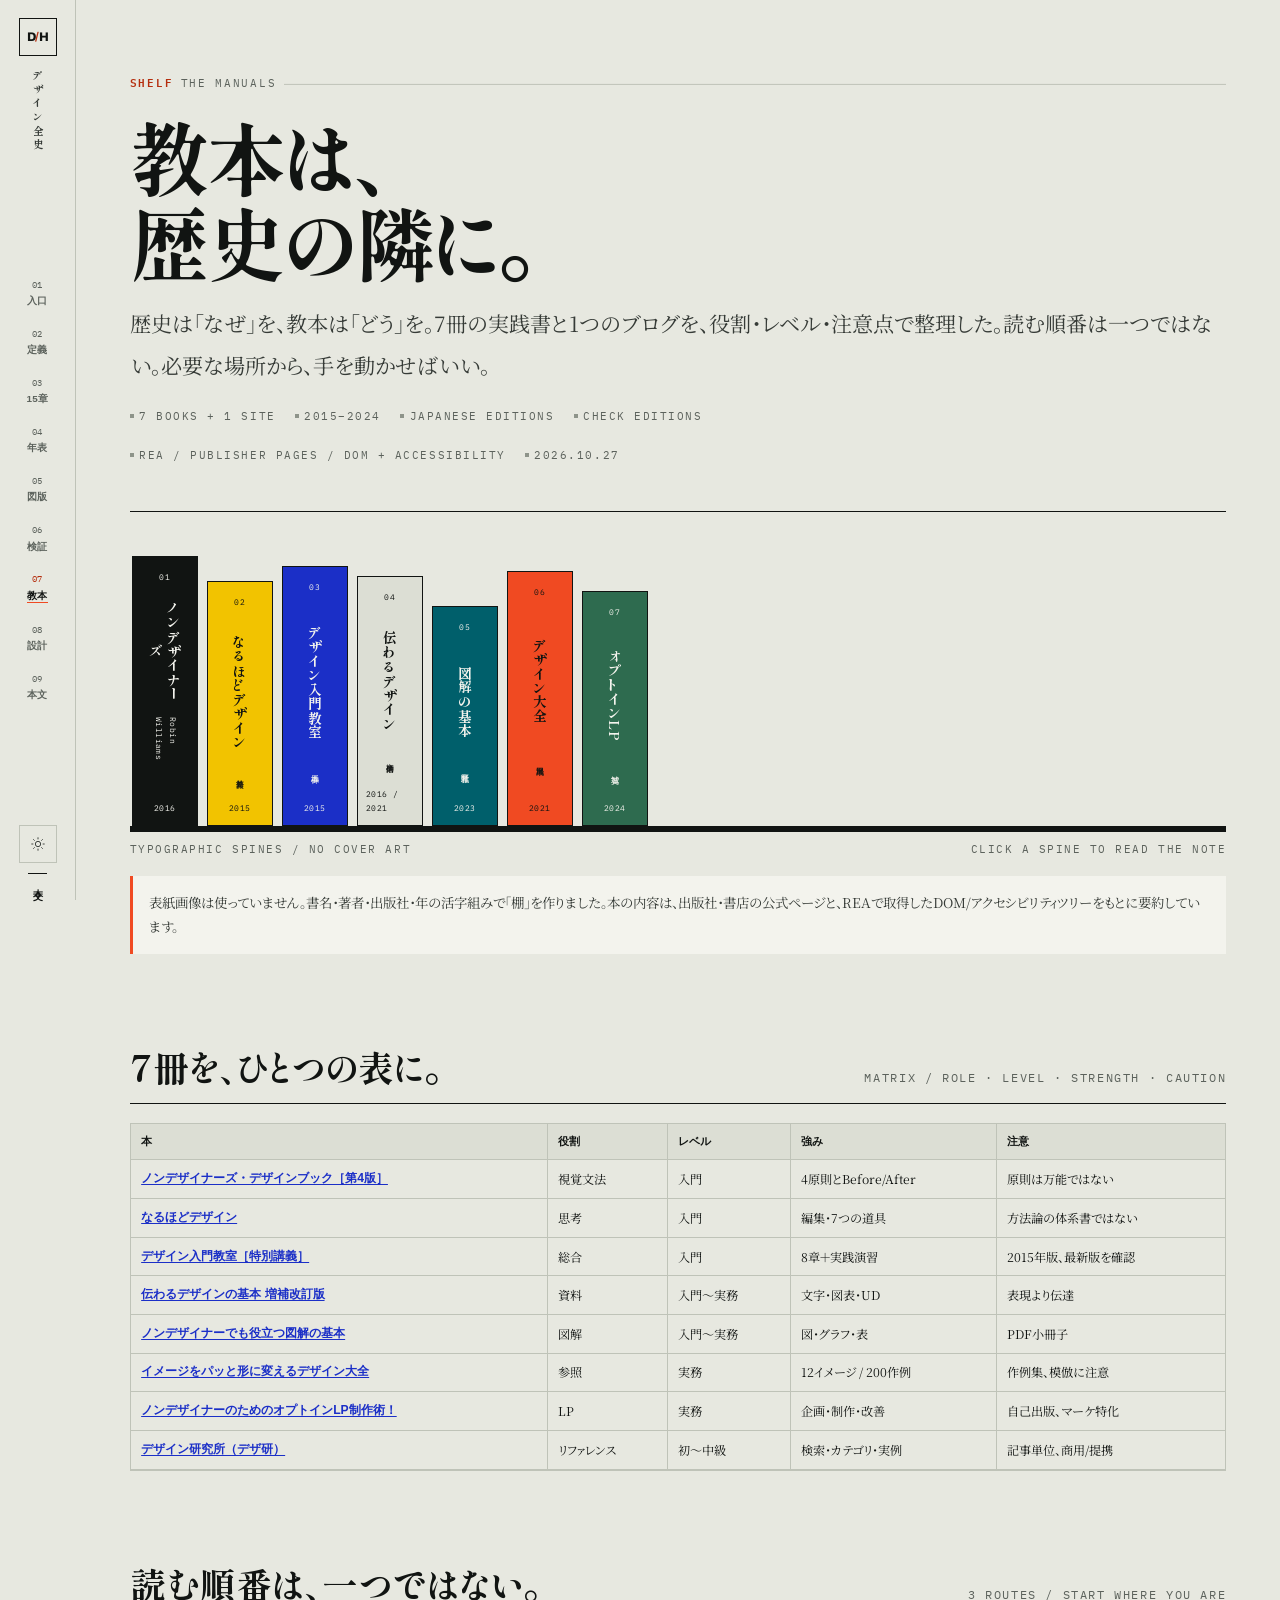
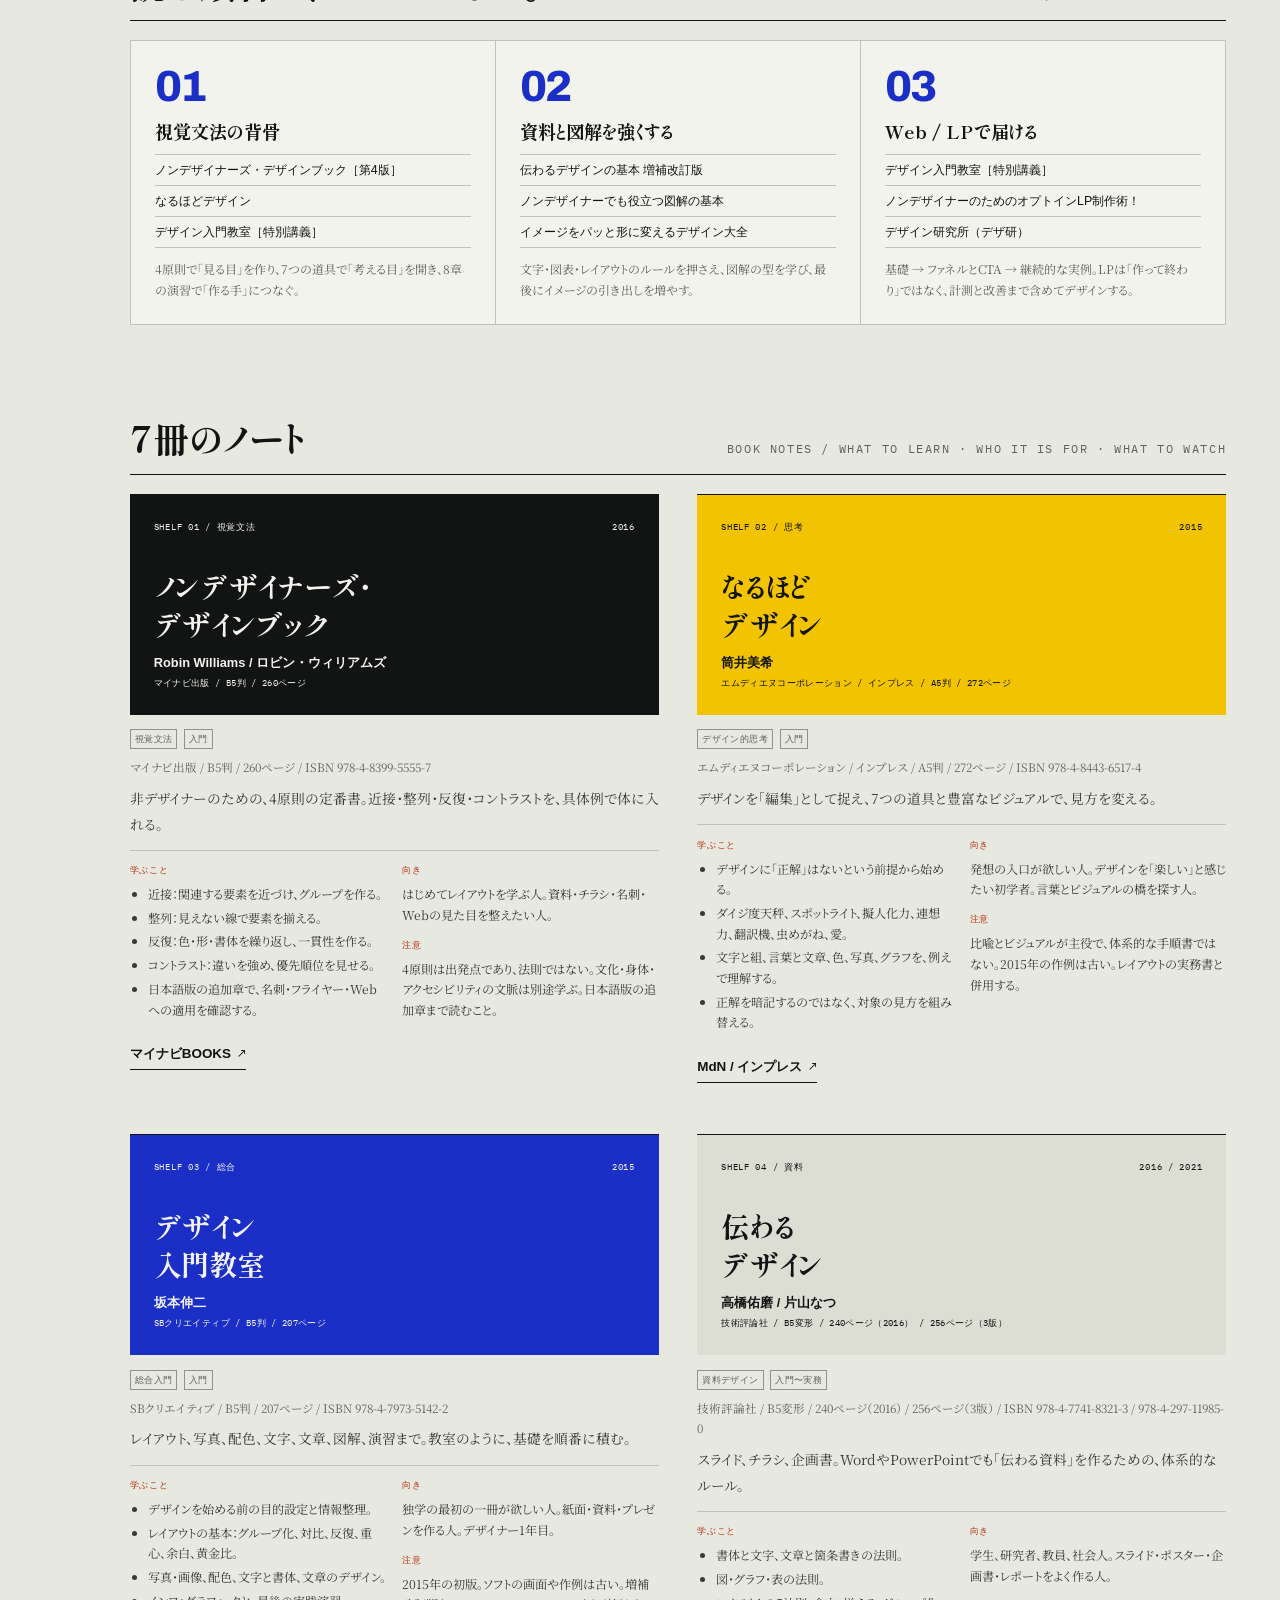
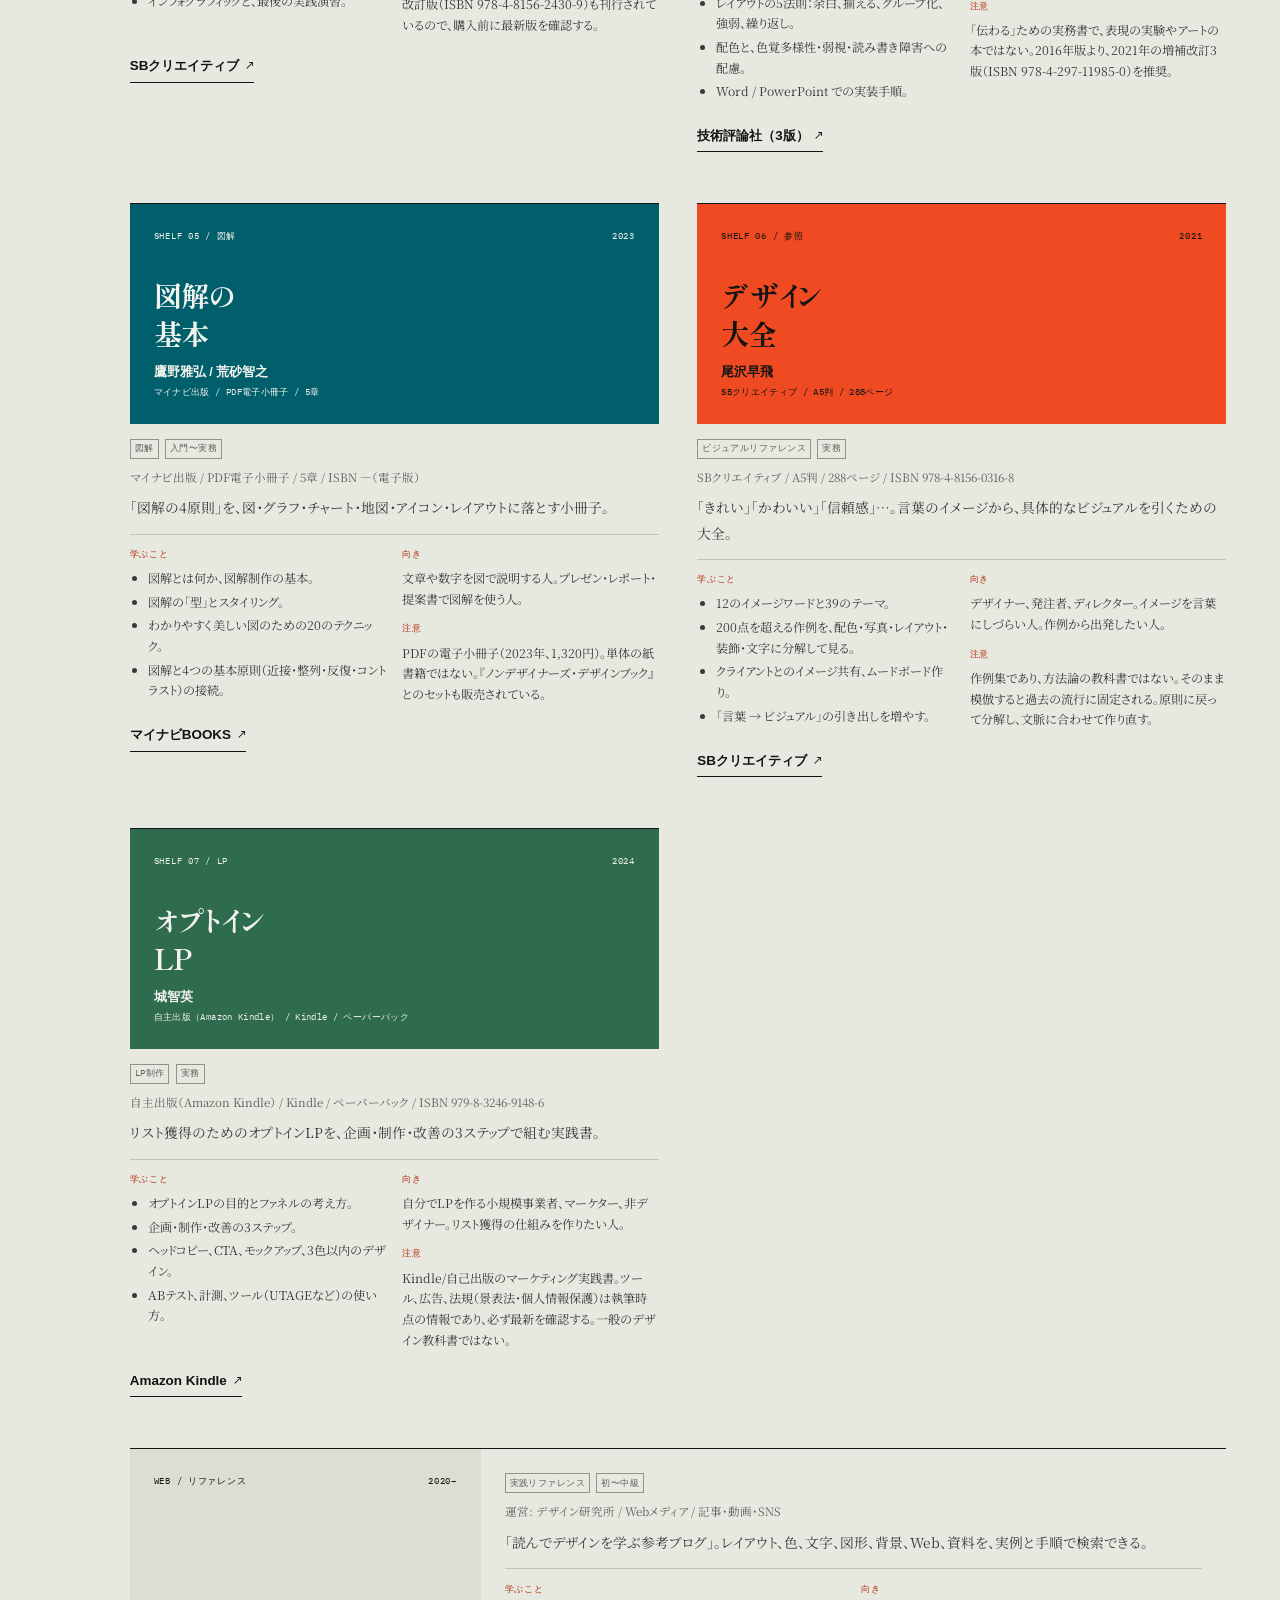
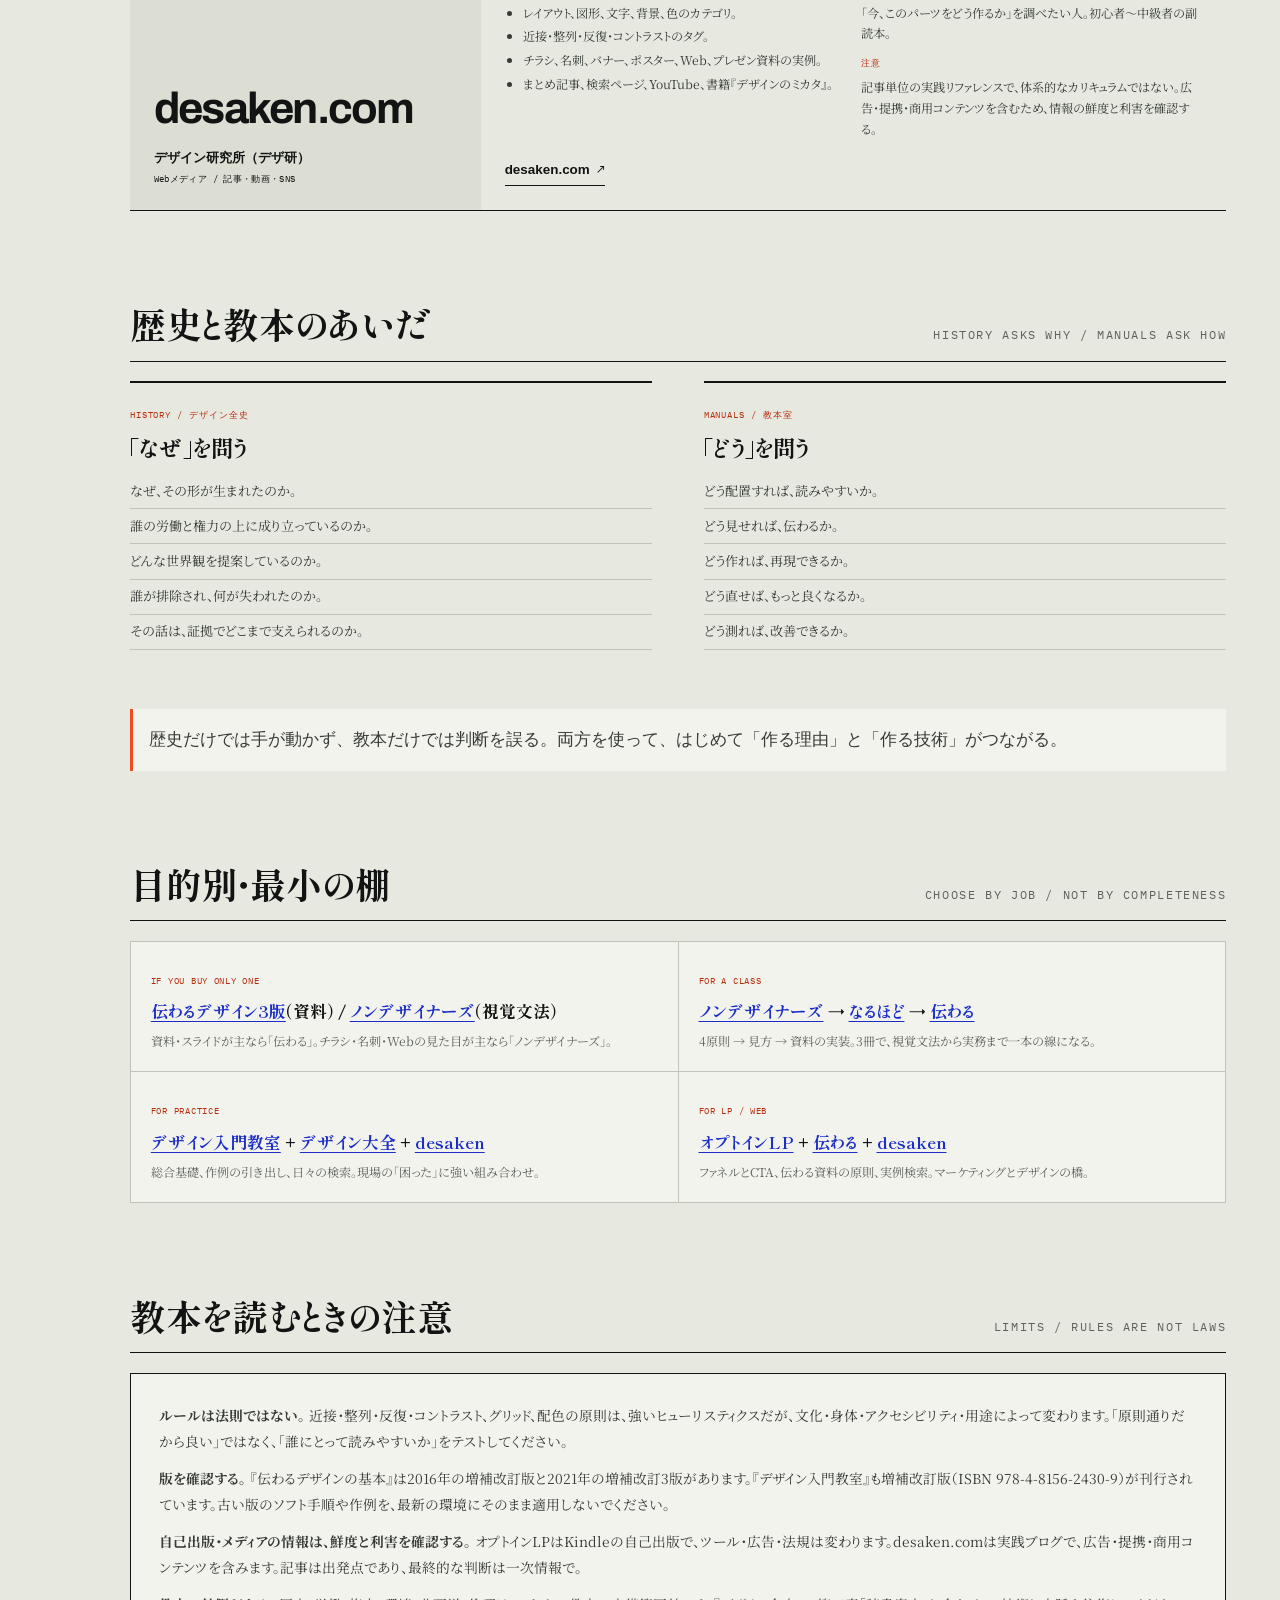
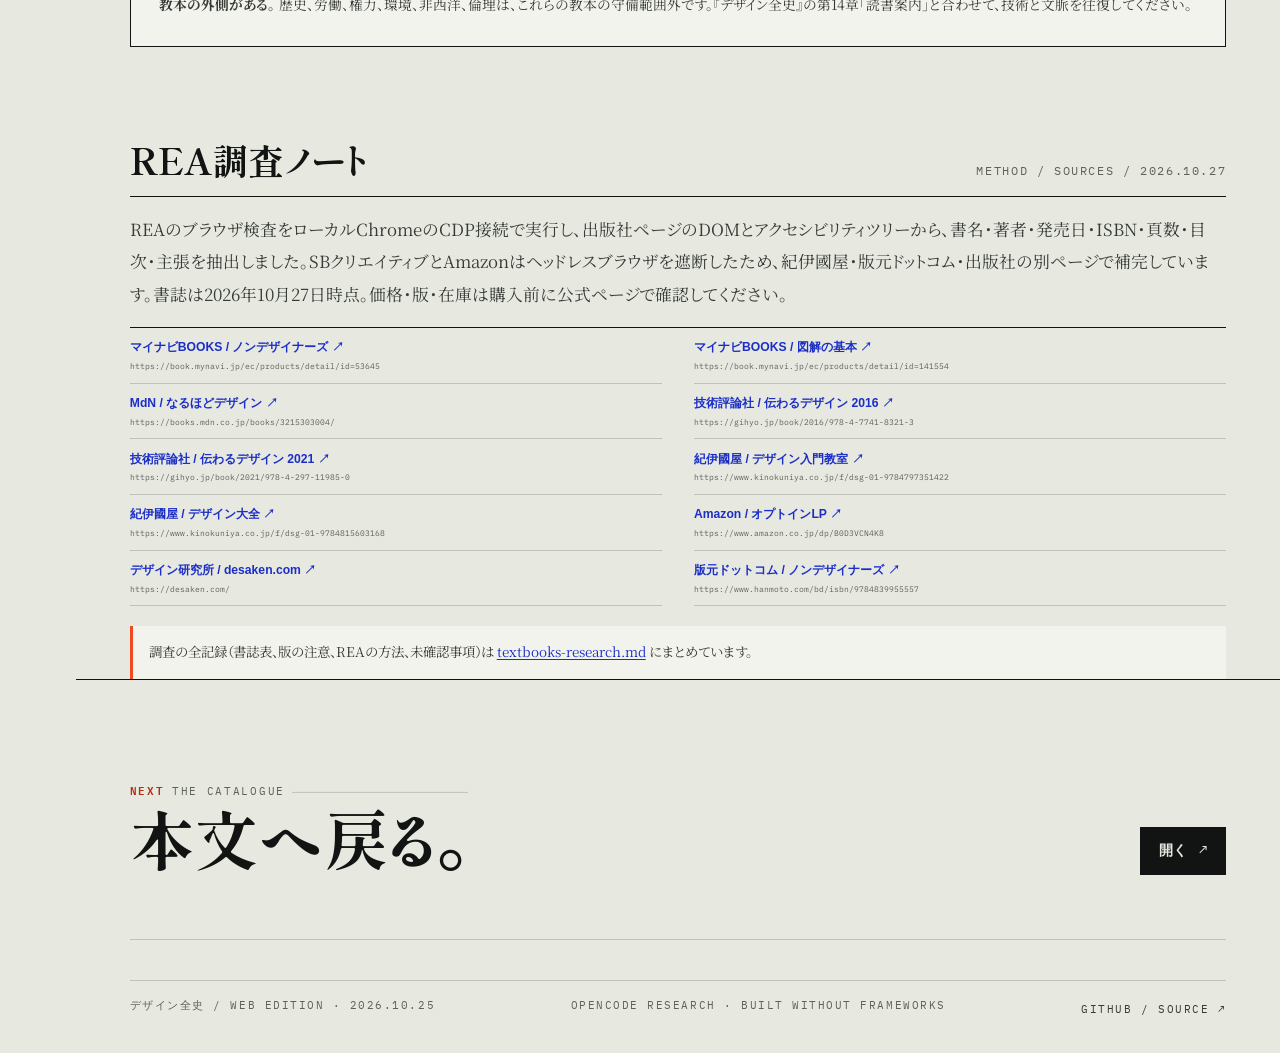
<file: textbooks.html>
<!DOCTYPE html>
<html lang="ja">
<head>
<meta charset="utf-8">
<meta name="viewport" content="width=device-width, initial-scale=1">
<title>教本室 — デザイン全史 / THE MANUALS</title>
<meta name="description" content="デザインの教科書・参考書7冊と実践ブログを、REAで書誌と役割を確認して整理。歴史と教本のあいだを考える読書案内。">
<meta name="theme-color" content="#e7e8e0">
<meta property="og:title" content="教本室 — デザイン全史 / THE MANUALS">
<meta property="og:description" content="デザインの教科書・参考書7冊と実践ブログを、REAで書誌と役割を確認して整理。歴史と教本のあいだを考える読書案内。">
<meta property="og:type" content="website">
<meta property="og:locale" content="ja_JP">
<link rel="icon" href="favicon.svg" type="image/svg+xml">
<link rel="preconnect" href="https://fonts.googleapis.com">
<link rel="preconnect" href="https://fonts.gstatic.com" crossorigin>
<link href="https://fonts.googleapis.com/css2?family=Archivo:wght@400;500;600;700;800;900&family=IBM+Plex+Mono:wght@400;500;600&family=Noto+Serif+JP:wght@400;500;600;700&family=Shippori+Mincho+B1:wght@400;600;700;800&family=Zen+Kaku+Gothic+New:wght@400;500;700;900&display=swap" rel="stylesheet">
<link rel="stylesheet" href="assets/style.css">
<script>
(function () {
  try {
    var t = localStorage.getItem("dh-theme");
    if (t === "dark") {
      document.documentElement.setAttribute("data-theme", "dark");
      var m = document.querySelector('meta[name="theme-color"]');
      if (m) m.setAttribute("content", "#0d0f0e");
    }
  } catch (e) {}
})();
</script>
</head>
<body data-page="manuals">
<a class="skip" href="#main">本文へスキップ</a>
<aside class="rail" aria-label="サイト">
  <a class="rail__brand" href="index.html" aria-label="デザイン全史 ホーム">
    <span class="rail__mark">D<span>/</span>H</span>
    <span class="rail__name">デザイン全史</span>
  </a>
  <nav class="rail__nav" id="site-nav" aria-label="主要">
    <a class="rail__link" href="index.html#orientation"><span class="rail__num">01</span><span class="rail__label">入口</span></a><a class="rail__link" href="index.html#definition"><span class="rail__num">02</span><span class="rail__label">定義</span></a><a class="rail__link" href="index.html#rooms"><span class="rail__num">03</span><span class="rail__label">15章</span></a><a class="rail__link" href="timeline.html"><span class="rail__num">04</span><span class="rail__label">年表</span></a><a class="rail__link" href="atlas.html"><span class="rail__num">05</span><span class="rail__label">図版</span></a><a class="rail__link" href="method.html"><span class="rail__num">06</span><span class="rail__label">検証</span></a><a class="rail__link" href="textbooks.html" aria-current="page"><span class="rail__num">07</span><span class="rail__label">教本</span></a><a class="rail__link" href="design-notes.html"><span class="rail__num">08</span><span class="rail__label">設計</span></a>
    <a class="rail__link rail__link--read" href="read.html">
      <span class="rail__num">09</span><span class="rail__label">本文</span>
    </a>
  </nav>
  <div class="rail__bottom">
    <button class="rail__toggle theme-toggle" type="button" data-theme-toggle aria-pressed="false" aria-label="照明を暗くする">
      <svg class="icon-sun" viewBox="0 0 24 24" fill="none" stroke="currentColor" stroke-width="1.4" aria-hidden="true"><circle cx="12" cy="12" r="4"/><path d="M12 2v3M12 19v3M2 12h3M19 12h3M4.9 4.9l2.1 2.1M17 17l2.1 2.1M19.1 4.9L17 7M7 17l-2.1 2.1"/></svg>
      <svg class="icon-moon" viewBox="0 0 24 24" fill="none" stroke="currentColor" stroke-width="1.4" aria-hidden="true"><path d="M20 14.5A8 8 0 1 1 9.5 4 6.5 6.5 0 0 0 20 14.5Z"/></svg>
    </button>
    <a class="rail__read" href="read.html">本文</a>
  </div>
  <div class="rail__mobile">
    <button class="rail__toggle theme-toggle" type="button" data-theme-toggle aria-pressed="false" aria-label="照明を暗くする">
      <svg class="icon-sun" viewBox="0 0 24 24" fill="none" stroke="currentColor" stroke-width="1.4" aria-hidden="true"><circle cx="12" cy="12" r="4"/><path d="M12 2v3M12 19v3M2 12h3M19 12h3M4.9 4.9l2.1 2.1M17 17l2.1 2.1M19.1 4.9L17 7M7 17l-2.1 2.1"/></svg>
      <svg class="icon-moon" viewBox="0 0 24 24" fill="none" stroke="currentColor" stroke-width="1.4" aria-hidden="true"><path d="M20 14.5A8 8 0 1 1 9.5 4 6.5 6.5 0 0 0 20 14.5Z"/></svg>
    </button>
    <button class="nav-toggle" type="button" data-nav-toggle aria-controls="site-nav" aria-expanded="false">
      <span class="nav-toggle__label">メニュー</span>
      <span class="nav-toggle__bars" aria-hidden="true"><span></span><span></span></span>
    </button>
  </div>
</aside>
<div class="nav-scrim" data-nav-scrim aria-hidden="true"></div>
<noscript>
  <nav class="nojs-nav" aria-label="メニュー（JavaScriptなし）">
    <a href="index.html">入口</a>
    <a href="index.html#definition">定義</a>
    <a href="index.html#rooms">15章</a>
    <a href="timeline.html">年表</a>
    <a href="atlas.html">図版</a>
    <a href="method.html">検証</a>
    <a href="textbooks.html">教本</a>
    <a href="design-notes.html">設計</a>
    <a href="read.html">本文</a>
  </nav>
</noscript>

<main id="main" class="page">
  <div class="shell">
    <header class="manuals-head">
      <p class="eyebrow"><span class="eyebrow__no">SHELF</span> THE MANUALS</p>
      <h1 class="manuals-title">教本は、<br>歴史の隣に。</h1>
      <p class="manuals-lede">歴史は「なぜ」を、教本は「どう」を。7冊の実践書と1つのブログを、役割・レベル・注意点で整理した。読む順番は一つではない。必要な場所から、手を動かせばいい。</p>
      <p class="manuals-meta mono"><span>7 BOOKS + 1 SITE</span><span>2015–2024</span><span>JAPANESE EDITIONS</span><span>CHECK EDITIONS</span></p>
      <p class="manuals-meta mono"><span>REA / PUBLISHER PAGES / DOM + ACCESSIBILITY</span><span>2026.10.27</span></p>
    </header>

    <section class="shelf" aria-label="教本の棚">
      <div class="shelf__row">
        <a class="spine" href="#book-nondesigner" style="--spine-bg:var(--cover-ink);--spine-fg:var(--cover-paper);--spine-h:270px" aria-label="ノンデザイナーズ・デザインブック［第4版］ の書誌とレビューへ"><span class="spine__no">01</span><span class="spine__title">ノンデザイナーズ</span><span class="spine__author">Robin Williams</span><span class="spine__year">2016</span></a><a class="spine" href="#book-naruhodo" style="--spine-bg:var(--cover-yellow);--spine-fg:var(--cover-ink);--spine-h:245px" aria-label="なるほどデザイン の書誌とレビューへ"><span class="spine__no">02</span><span class="spine__title">なるほどデザイン</span><span class="spine__author">筒井美希</span><span class="spine__year">2015</span></a><a class="spine" href="#book-nyumon" style="--spine-bg:var(--cover-ultra);--spine-fg:var(--cover-paper);--spine-h:260px" aria-label="デザイン入門教室［特別講義］ の書誌とレビューへ"><span class="spine__no">03</span><span class="spine__title">デザイン入門教室</span><span class="spine__author">坂本伸二</span><span class="spine__year">2015</span></a><a class="spine" href="#book-tsutawaru" style="--spine-bg:var(--cover-paper-3);--spine-fg:var(--cover-ink);--spine-h:250px" aria-label="伝わるデザインの基本 増補改訂版 の書誌とレビューへ"><span class="spine__no">04</span><span class="spine__title">伝わるデザイン</span><span class="spine__author">高橋佑磨</span><span class="spine__year">2016 / 2021</span></a><a class="spine" href="#book-zukai" style="--spine-bg:var(--cover-cyan);--spine-fg:var(--cover-paper);--spine-h:220px" aria-label="ノンデザイナーでも役立つ図解の基本 の書誌とレビューへ"><span class="spine__no">05</span><span class="spine__title">図解の基本</span><span class="spine__author">鷹野雅弘</span><span class="spine__year">2023</span></a><a class="spine" href="#book-taizen" style="--spine-bg:var(--cover-signal);--spine-fg:var(--cover-ink);--spine-h:255px" aria-label="イメージをパッと形に変えるデザイン大全 の書誌とレビューへ"><span class="spine__no">06</span><span class="spine__title">デザイン大全</span><span class="spine__author">尾沢早飛</span><span class="spine__year">2021</span></a><a class="spine" href="#book-optin" style="--spine-bg:var(--cover-green);--spine-fg:var(--cover-paper);--spine-h:235px" aria-label="ノンデザイナーのためのオプトインLP制作術！ の書誌とレビューへ"><span class="spine__no">07</span><span class="spine__title">オプトインLP</span><span class="spine__author">城智英</span><span class="spine__year">2024</span></a>
      </div>
      <div class="shelf__caption mono"><span>TYPOGRAPHIC SPINES / NO COVER ART</span><span>CLICK A SPINE TO READ THE NOTE</span></div>
      <p class="note">表紙画像は使っていません。書名・著者・出版社・年の活字組みで「棚」を作りました。本の内容は、出版社・書店の公式ページと、REAで取得したDOM/アクセシビリティツリーをもとに要約しています。</p>
    </section>

    <section class="manuals-section" id="matrix">
      <div class="manuals-section__head">
        <h2 class="manuals-section__title">7冊を、ひとつの表に。</h2>
        <p class="manuals-section__note mono">MATRIX / ROLE · LEVEL · STRENGTH · CAUTION</p>
      </div>
      <div class="manuals-table-wrap">
        <table class="manuals-table">
          <thead><tr><th scope="col">本</th><th scope="col">役割</th><th scope="col">レベル</th><th scope="col">強み</th><th scope="col">注意</th></tr></thead>
          <tbody><tr><td><a class="link" href="#book-nondesigner">ノンデザイナーズ・デザインブック［第4版］</a></td><td>視覚文法</td><td>入門</td><td>4原則とBefore/After</td><td>原則は万能ではない</td></tr><tr><td><a class="link" href="#book-naruhodo">なるほどデザイン</a></td><td>思考</td><td>入門</td><td>編集・7つの道具</td><td>方法論の体系書ではない</td></tr><tr><td><a class="link" href="#book-nyumon">デザイン入門教室［特別講義］</a></td><td>総合</td><td>入門</td><td>8章＋実践演習</td><td>2015年版、最新版を確認</td></tr><tr><td><a class="link" href="#book-tsutawaru">伝わるデザインの基本 増補改訂版</a></td><td>資料</td><td>入門〜実務</td><td>文字・図表・UD</td><td>表現より伝達</td></tr><tr><td><a class="link" href="#book-zukai">ノンデザイナーでも役立つ図解の基本</a></td><td>図解</td><td>入門〜実務</td><td>図・グラフ・表</td><td>PDF小冊子</td></tr><tr><td><a class="link" href="#book-taizen">イメージをパッと形に変えるデザイン大全</a></td><td>参照</td><td>実務</td><td>12イメージ / 200作例</td><td>作例集、模倣に注意</td></tr><tr><td><a class="link" href="#book-optin">ノンデザイナーのためのオプトインLP制作術！</a></td><td>LP</td><td>実務</td><td>企画・制作・改善</td><td>自己出版、マーケ特化</td></tr><tr><td><a class="link" href="#site-desaken">デザイン研究所（デザ研）</a></td><td>リファレンス</td><td>初〜中級</td><td>検索・カテゴリ・実例</td><td>記事単位、商用/提携</td></tr></tbody>
        </table>
      </div>
    </section>

    <section class="manuals-section" id="paths">
      <div class="manuals-section__head">
        <h2 class="manuals-section__title">読む順番は、一つではない。</h2>
        <p class="manuals-section__note mono">3 ROUTES / START WHERE YOU ARE</p>
      </div>
      <div class="paths"><div class="path">
  <span class="path__num">01</span>
  <h3 class="path__title">視覚文法の背骨</h3>
  <div class="path__books"><a href="#book-nondesigner">ノンデザイナーズ・デザインブック［第4版］</a><a href="#book-naruhodo">なるほどデザイン</a><a href="#book-nyumon">デザイン入門教室［特別講義］</a></div>
  <p class="path__why">4原則で「見る目」を作り、7つの道具で「考える目」を開き、8章の演習で「作る手」につなぐ。</p>
</div><div class="path">
  <span class="path__num">02</span>
  <h3 class="path__title">資料と図解を強くする</h3>
  <div class="path__books"><a href="#book-tsutawaru">伝わるデザインの基本 増補改訂版</a><a href="#book-zukai">ノンデザイナーでも役立つ図解の基本</a><a href="#book-taizen">イメージをパッと形に変えるデザイン大全</a></div>
  <p class="path__why">文字・図表・レイアウトのルールを押さえ、図解の型を学び、最後にイメージの引き出しを増やす。</p>
</div><div class="path">
  <span class="path__num">03</span>
  <h3 class="path__title">Web / LPで届ける</h3>
  <div class="path__books"><a href="#book-nyumon">デザイン入門教室［特別講義］</a><a href="#book-optin">ノンデザイナーのためのオプトインLP制作術！</a><a href="#site-desaken">デザイン研究所（デザ研）</a></div>
  <p class="path__why">基礎 → ファネルとCTA → 継続的な実例。LPは「作って終わり」ではなく、計測と改善まで含めてデザインする。</p>
</div></div>
    </section>

    <section class="manuals-section" id="books">
      <div class="manuals-section__head">
        <h2 class="manuals-section__title">7冊のノート</h2>
        <p class="manuals-section__note mono">BOOK NOTES / WHAT TO LEARN · WHO IT IS FOR · WHAT TO WATCH</p>
      </div>
      <div class="book-grid">
        <article class="book-card" id="book-nondesigner">
  <div class="book-card__cover" style="--cover-bg:var(--cover-ink);--cover-fg:var(--cover-paper)">
    <div class="book-card__label"><span>SHELF 01 / 視覚文法</span><span>2016</span></div>
    <div>
      <h3>ノンデザイナーズ・<br>デザインブック</h3>
      <p class="book-card__author">Robin Williams / ロビン・ウィリアムズ</p>
      <p class="book-card__imprint">マイナビ出版 / B5判 / 260ページ</p>
    </div>
  </div>
  <div class="book-card__body">
    <div class="book-card__kicker"><span class="tag">視覚文法</span><span class="tag">入門</span></div>
    <p class="book-card__meta">マイナビ出版 / B5判 / 260ページ / ISBN 978-4-8399-5555-7</p>
    <p class="book-card__thesis">非デザイナーのための、4原則の定番書。近接・整列・反復・コントラストを、具体例で体に入れる。</p>
    <div class="book-card__cols">
      <div><h4>学ぶこと</h4><ul><li>近接：関連する要素を近づけ、グループを作る。</li><li>整列：見えない線で要素を揃える。</li><li>反復：色・形・書体を繰り返し、一貫性を作る。</li><li>コントラスト：違いを強め、優先順位を見せる。</li><li>日本語版の追加章で、名刺・フライヤー・Webへの適用を確認する。</li></ul></div>
      <div>
        <h4>向き</h4><p>はじめてレイアウトを学ぶ人。資料・チラシ・名刺・Webの見た目を整えたい人。</p>
        <h4 style="margin-top:0.7rem">注意</h4><p>4原則は出発点であり、法則ではない。文化・身体・アクセシビリティの文脈は別途学ぶ。日本語版の追加章まで読むこと。</p>
      </div>
    </div>
    <p class="book-card__link"><a class="textlink" href="https://book.mynavi.jp/ec/products/detail/id=53645" target="_blank" rel="noopener">マイナビBOOKS <span class="textlink__arrow" aria-hidden="true">↗</span></a></p>
  </div>
</article><article class="book-card" id="book-naruhodo">
  <div class="book-card__cover" style="--cover-bg:var(--cover-yellow);--cover-fg:var(--cover-ink)">
    <div class="book-card__label"><span>SHELF 02 / 思考</span><span>2015</span></div>
    <div>
      <h3>なるほど<br>デザイン</h3>
      <p class="book-card__author">筒井美希</p>
      <p class="book-card__imprint">エムディエヌコーポレーション / インプレス / A5判 / 272ページ</p>
    </div>
  </div>
  <div class="book-card__body">
    <div class="book-card__kicker"><span class="tag">デザイン的思考</span><span class="tag">入門</span></div>
    <p class="book-card__meta">エムディエヌコーポレーション / インプレス / A5判 / 272ページ / ISBN 978-4-8443-6517-4</p>
    <p class="book-card__thesis">デザインを「編集」として捉え、7つの道具と豊富なビジュアルで、見方を変える。</p>
    <div class="book-card__cols">
      <div><h4>学ぶこと</h4><ul><li>デザインに「正解」はないという前提から始める。</li><li>ダイジ度天秤、スポットライト、擬人化力、連想力、翻訳機、虫めがね、愛。</li><li>文字と組、言葉と文章、色、写真、グラフを、例えで理解する。</li><li>正解を暗記するのではなく、対象の見方を組み替える。</li></ul></div>
      <div>
        <h4>向き</h4><p>発想の入口が欲しい人。デザインを「楽しい」と感じたい初学者。言葉とビジュアルの橋を探す人。</p>
        <h4 style="margin-top:0.7rem">注意</h4><p>比喩とビジュアルが主役で、体系的な手順書ではない。2015年の作例は古い。レイアウトの実務書と併用する。</p>
      </div>
    </div>
    <p class="book-card__link"><a class="textlink" href="https://books.mdn.co.jp/books/3215303004/" target="_blank" rel="noopener">MdN / インプレス <span class="textlink__arrow" aria-hidden="true">↗</span></a></p>
  </div>
</article><article class="book-card" id="book-nyumon">
  <div class="book-card__cover" style="--cover-bg:var(--cover-ultra);--cover-fg:var(--cover-paper)">
    <div class="book-card__label"><span>SHELF 03 / 総合</span><span>2015</span></div>
    <div>
      <h3>デザイン<br>入門教室</h3>
      <p class="book-card__author">坂本伸二</p>
      <p class="book-card__imprint">SBクリエイティブ / B5判 / 207ページ</p>
    </div>
  </div>
  <div class="book-card__body">
    <div class="book-card__kicker"><span class="tag">総合入門</span><span class="tag">入門</span></div>
    <p class="book-card__meta">SBクリエイティブ / B5判 / 207ページ / ISBN 978-4-7973-5142-2</p>
    <p class="book-card__thesis">レイアウト、写真、配色、文字、文章、図解、演習まで。教室のように、基礎を順番に積む。</p>
    <div class="book-card__cols">
      <div><h4>学ぶこと</h4><ul><li>デザインを始める前の目的設定と情報整理。</li><li>レイアウトの基本：グループ化、対比、反復、重心、余白、黄金比。</li><li>写真・画像、配色、文字と書体、文章のデザイン。</li><li>インフォグラフィックと、最後の実践演習。</li></ul></div>
      <div>
        <h4>向き</h4><p>独学の最初の一冊が欲しい人。紙面・資料・プレゼンを作る人。デザイナー1年目。</p>
        <h4 style="margin-top:0.7rem">注意</h4><p>2015年の初版。ソフトの画面や作例は古い。増補改訂版（ISBN 978-4-8156-2430-9）も刊行されているので、購入前に最新版を確認する。</p>
      </div>
    </div>
    <p class="book-card__link"><a class="textlink" href="https://www.sbcr.jp/product/4797351422/" target="_blank" rel="noopener">SBクリエイティブ <span class="textlink__arrow" aria-hidden="true">↗</span></a></p>
  </div>
</article><article class="book-card" id="book-tsutawaru">
  <div class="book-card__cover" style="--cover-bg:var(--cover-paper-3);--cover-fg:var(--cover-ink)">
    <div class="book-card__label"><span>SHELF 04 / 資料</span><span>2016 / 2021</span></div>
    <div>
      <h3>伝わる<br>デザイン</h3>
      <p class="book-card__author">高橋佑磨 / 片山なつ</p>
      <p class="book-card__imprint">技術評論社 / B5変形 / 240ページ（2016） / 256ページ（3版）</p>
    </div>
  </div>
  <div class="book-card__body">
    <div class="book-card__kicker"><span class="tag">資料デザイン</span><span class="tag">入門〜実務</span></div>
    <p class="book-card__meta">技術評論社 / B5変形 / 240ページ（2016） / 256ページ（3版） / ISBN 978-4-7741-8321-3 / 978-4-297-11985-0</p>
    <p class="book-card__thesis">スライド、チラシ、企画書。WordやPowerPointでも「伝わる資料」を作るための、体系的なルール。</p>
    <div class="book-card__cols">
      <div><h4>学ぶこと</h4><ul><li>書体と文字、文章と箇条書きの法則。</li><li>図・グラフ・表の法則。</li><li>レイアウトの5法則：余白、揃える、グループ化、強弱、繰り返し。</li><li>配色と、色覚多様性・弱視・読み書き障害への配慮。</li><li>Word / PowerPoint での実装手順。</li></ul></div>
      <div>
        <h4>向き</h4><p>学生、研究者、教員、社会人。スライド・ポスター・企画書・レポートをよく作る人。</p>
        <h4 style="margin-top:0.7rem">注意</h4><p>「伝わる」ための実務書で、表現の実験やアートの本ではない。2016年版より、2021年の増補改訂3版（ISBN 978-4-297-11985-0）を推奨。</p>
      </div>
    </div>
    <p class="book-card__link"><a class="textlink" href="https://gihyo.jp/book/2021/978-4-297-11985-0" target="_blank" rel="noopener">技術評論社（3版） <span class="textlink__arrow" aria-hidden="true">↗</span></a></p>
  </div>
</article><article class="book-card" id="book-zukai">
  <div class="book-card__cover" style="--cover-bg:var(--cover-cyan);--cover-fg:var(--cover-paper)">
    <div class="book-card__label"><span>SHELF 05 / 図解</span><span>2023</span></div>
    <div>
      <h3>図解の<br>基本</h3>
      <p class="book-card__author">鷹野雅弘 / 荒砂智之</p>
      <p class="book-card__imprint">マイナビ出版 / PDF電子小冊子 / 5章</p>
    </div>
  </div>
  <div class="book-card__body">
    <div class="book-card__kicker"><span class="tag">図解</span><span class="tag">入門〜実務</span></div>
    <p class="book-card__meta">マイナビ出版 / PDF電子小冊子 / 5章 / ISBN —（電子版）</p>
    <p class="book-card__thesis">「図解の4原則」を、図・グラフ・チャート・地図・アイコン・レイアウトに落とす小冊子。</p>
    <div class="book-card__cols">
      <div><h4>学ぶこと</h4><ul><li>図解とは何か、図解制作の基本。</li><li>図解の「型」とスタイリング。</li><li>わかりやすく美しい図のための20のテクニック。</li><li>図解と4つの基本原則（近接・整列・反復・コントラスト）の接続。</li></ul></div>
      <div>
        <h4>向き</h4><p>文章や数字を図で説明する人。プレゼン・レポート・提案書で図解を使う人。</p>
        <h4 style="margin-top:0.7rem">注意</h4><p>PDFの電子小冊子（2023年、1,320円）。単体の紙書籍ではない。『ノンデザイナーズ・デザインブック』とのセットも販売されている。</p>
      </div>
    </div>
    <p class="book-card__link"><a class="textlink" href="https://book.mynavi.jp/ec/products/detail/id=141554" target="_blank" rel="noopener">マイナビBOOKS <span class="textlink__arrow" aria-hidden="true">↗</span></a></p>
  </div>
</article><article class="book-card" id="book-taizen">
  <div class="book-card__cover" style="--cover-bg:var(--cover-signal);--cover-fg:var(--cover-ink)">
    <div class="book-card__label"><span>SHELF 06 / 参照</span><span>2021</span></div>
    <div>
      <h3>デザイン<br>大全</h3>
      <p class="book-card__author">尾沢早飛</p>
      <p class="book-card__imprint">SBクリエイティブ / A5判 / 288ページ</p>
    </div>
  </div>
  <div class="book-card__body">
    <div class="book-card__kicker"><span class="tag">ビジュアルリファレンス</span><span class="tag">実務</span></div>
    <p class="book-card__meta">SBクリエイティブ / A5判 / 288ページ / ISBN 978-4-8156-0316-8</p>
    <p class="book-card__thesis">「きれい」「かわいい」「信頼感」…。言葉のイメージから、具体的なビジュアルを引くための大全。</p>
    <div class="book-card__cols">
      <div><h4>学ぶこと</h4><ul><li>12のイメージワードと39のテーマ。</li><li>200点を超える作例を、配色・写真・レイアウト・装飾・文字に分解して見る。</li><li>クライアントとのイメージ共有、ムードボード作り。</li><li>「言葉 → ビジュアル」の引き出しを増やす。</li></ul></div>
      <div>
        <h4>向き</h4><p>デザイナー、発注者、ディレクター。イメージを言葉にしづらい人。作例から出発したい人。</p>
        <h4 style="margin-top:0.7rem">注意</h4><p>作例集であり、方法論の教科書ではない。そのまま模倣すると過去の流行に固定される。原則に戻って分解し、文脈に合わせて作り直す。</p>
      </div>
    </div>
    <p class="book-card__link"><a class="textlink" href="https://www.sbcr.jp/product/4815603168/" target="_blank" rel="noopener">SBクリエイティブ <span class="textlink__arrow" aria-hidden="true">↗</span></a></p>
  </div>
</article><article class="book-card" id="book-optin">
  <div class="book-card__cover" style="--cover-bg:var(--cover-green);--cover-fg:var(--cover-paper)">
    <div class="book-card__label"><span>SHELF 07 / LP</span><span>2024</span></div>
    <div>
      <h3>オプトイン<br>LP</h3>
      <p class="book-card__author">城智英</p>
      <p class="book-card__imprint">自主出版（Amazon Kindle） / Kindle / ペーパーバック</p>
    </div>
  </div>
  <div class="book-card__body">
    <div class="book-card__kicker"><span class="tag">LP制作</span><span class="tag">実務</span></div>
    <p class="book-card__meta">自主出版（Amazon Kindle） / Kindle / ペーパーバック / ISBN 979-8-3246-9148-6</p>
    <p class="book-card__thesis">リスト獲得のためのオプトインLPを、企画・制作・改善の3ステップで組む実践書。</p>
    <div class="book-card__cols">
      <div><h4>学ぶこと</h4><ul><li>オプトインLPの目的とファネルの考え方。</li><li>企画・制作・改善の3ステップ。</li><li>ヘッドコピー、CTA、モックアップ、3色以内のデザイン。</li><li>ABテスト、計測、ツール（UTAGEなど）の使い方。</li></ul></div>
      <div>
        <h4>向き</h4><p>自分でLPを作る小規模事業者、マーケター、非デザイナー。リスト獲得の仕組みを作りたい人。</p>
        <h4 style="margin-top:0.7rem">注意</h4><p>Kindle/自己出版のマーケティング実践書。ツール、広告、法規（景表法・個人情報保護）は執筆時点の情報であり、必ず最新を確認する。一般のデザイン教科書ではない。</p>
      </div>
    </div>
    <p class="book-card__link"><a class="textlink" href="https://www.amazon.co.jp/dp/B0D3VCN4K8" target="_blank" rel="noopener">Amazon Kindle <span class="textlink__arrow" aria-hidden="true">↗</span></a></p>
  </div>
</article>
        <article class="book-card book-card--site" id="site-desaken">
          <div class="book-card__cover" style="--cover-bg:var(--cover-paper-3);--cover-fg:var(--cover-ink)">
            <div class="book-card__label"><span>WEB / リファレンス</span><span>2020–</span></div>
            <div>
              <h3 style="font-family:var(--font-latin);font-size:clamp(1.8rem,3.4vw,3rem);letter-spacing:-0.04em">desaken.com</h3>
              <p class="book-card__author">デザイン研究所（デザ研）</p>
              <p class="book-card__imprint">Webメディア / 記事・動画・SNS</p>
            </div>
          </div>
          <div class="book-card__body">
            <div class="book-card__kicker"><span class="tag">実践リファレンス</span><span class="tag">初〜中級</span></div>
            <p class="book-card__meta">運営: デザイン研究所 / Webメディア / 記事・動画・SNS</p>
            <p class="book-card__thesis">「読んでデザインを学ぶ参考ブログ」。レイアウト、色、文字、図形、背景、Web、資料を、実例と手順で検索できる。</p>
            <div class="book-card__cols">
              <div><h4>学ぶこと</h4><ul><li>レイアウト、図形、文字、背景、色のカテゴリ。</li><li>近接・整列・反復・コントラストのタグ。</li><li>チラシ、名刺、バナー、ポスター、Web、プレゼン資料の実例。</li><li>まとめ記事、検索ページ、YouTube、書籍『デザインのミカタ』。</li></ul></div>
              <div>
                <h4>向き</h4><p>「今、このパーツをどう作るか」を調べたい人。初心者〜中級者の副読本。</p>
                <h4 style="margin-top:0.7rem">注意</h4><p>記事単位の実践リファレンスで、体系的なカリキュラムではない。広告・提携・商用コンテンツを含むため、情報の鮮度と利害を確認する。</p>
              </div>
            </div>
            <p class="book-card__link"><a class="textlink" href="https://desaken.com/" target="_blank" rel="noopener">desaken.com <span class="textlink__arrow" aria-hidden="true">↗</span></a></p>
          </div>
        </article>
      </div>
    </section>

    <section class="manuals-section" id="bridge">
      <div class="manuals-section__head">
        <h2 class="manuals-section__title">歴史と教本のあいだ</h2>
        <p class="manuals-section__note mono">HISTORY ASKS WHY / MANUALS ASK HOW</p>
      </div>
      <div class="bridge">
        <div class="bridge__col">
          <span class="bridge__label">HISTORY / デザイン全史</span>
          <h3 class="bridge__title">「なぜ」を問う</h3>
          <ul>
            <li>なぜ、その形が生まれたのか。</li>
            <li>誰の労働と権力の上に成り立っているのか。</li>
            <li>どんな世界観を提案しているのか。</li>
            <li>誰が排除され、何が失われたのか。</li>
            <li>その話は、証拠でどこまで支えられるのか。</li>
          </ul>
        </div>
        <div class="bridge__col">
          <span class="bridge__label">MANUALS / 教本室</span>
          <h3 class="bridge__title">「どう」を問う</h3>
          <ul>
            <li>どう配置すれば、読みやすいか。</li>
            <li>どう見せれば、伝わるか。</li>
            <li>どう作れば、再現できるか。</li>
            <li>どう直せば、もっと良くなるか。</li>
            <li>どう測れば、改善できるか。</li>
          </ul>
        </div>
        <p class="bridge__note">歴史だけでは手が動かず、教本だけでは判断を誤る。両方を使って、はじめて「作る理由」と「作る技術」がつながる。</p>
      </div>
    </section>

    <section class="manuals-section" id="choose">
      <div class="manuals-section__head">
        <h2 class="manuals-section__title">目的別・最小の棚</h2>
        <p class="manuals-section__note mono">CHOOSE BY JOB / NOT BY COMPLETENESS</p>
      </div>
      <div class="choose-grid">
        <div class="choose"><span class="choose__when">IF YOU BUY ONLY ONE</span><p class="choose__books"><a class="link" href="#book-tsutawaru">伝わるデザイン3版</a>（資料） / <a class="link" href="#book-nondesigner">ノンデザイナーズ</a>（視覚文法）</p><p class="choose__note">資料・スライドが主なら「伝わる」。チラシ・名刺・Webの見た目が主なら「ノンデザイナーズ」。</p></div>
        <div class="choose"><span class="choose__when">FOR A CLASS</span><p class="choose__books"><a class="link" href="#book-nondesigner">ノンデザイナーズ</a> → <a class="link" href="#book-naruhodo">なるほど</a> → <a class="link" href="#book-tsutawaru">伝わる</a></p><p class="choose__note">4原則 → 見方 → 資料の実装。3冊で、視覚文法から実務まで一本の線になる。</p></div>
        <div class="choose"><span class="choose__when">FOR PRACTICE</span><p class="choose__books"><a class="link" href="#book-nyumon">デザイン入門教室</a> + <a class="link" href="#book-taizen">デザイン大全</a> + <a class="link" href="#site-desaken">desaken</a></p><p class="choose__note">総合基礎、作例の引き出し、日々の検索。現場の「困った」に強い組み合わせ。</p></div>
        <div class="choose"><span class="choose__when">FOR LP / WEB</span><p class="choose__books"><a class="link" href="#book-optin">オプトインLP</a> + <a class="link" href="#book-tsutawaru">伝わる</a> + <a class="link" href="#site-desaken">desaken</a></p><p class="choose__note">ファネルとCTA、伝わる資料の原則、実例検索。マーケティングとデザインの橋。</p></div>
      </div>
    </section>

    <section class="manuals-section" id="caution">
      <div class="manuals-section__head">
        <h2 class="manuals-section__title">教本を読むときの注意</h2>
        <p class="manuals-section__note mono">LIMITS / RULES ARE NOT LAWS</p>
      </div>
      <div class="limits">
        <p><strong>ルールは法則ではない。</strong> 近接・整列・反復・コントラスト、グリッド、配色の原則は、強いヒューリスティクスだが、文化・身体・アクセシビリティ・用途によって変わります。「原則通りだから良い」ではなく、「誰にとって読みやすいか」をテストしてください。</p>
        <p><strong>版を確認する。</strong> 『伝わるデザインの基本』は2016年の増補改訂版と2021年の増補改訂3版があります。『デザイン入門教室』も増補改訂版（ISBN 978-4-8156-2430-9）が刊行されています。古い版のソフト手順や作例を、最新の環境にそのまま適用しないでください。</p>
        <p><strong>自己出版・メディアの情報は、鮮度と利害を確認する。</strong> オプトインLPはKindleの自己出版で、ツール・広告・法規は変わります。desaken.comは実践ブログで、広告・提携・商用コンテンツを含みます。記事は出発点であり、最終的な判断は一次情報で。</p>
        <p><strong>教本の外側がある。</strong> 歴史、労働、権力、環境、非西洋、倫理は、これらの教本の守備範囲外です。『デザイン全史』の第14章「読書案内」と合わせて、技術と文脈を往復してください。</p>
      </div>
    </section>

    <section class="manuals-section" id="research">
      <div class="manuals-section__head">
        <h2 class="manuals-section__title">REA調査ノート</h2>
        <p class="manuals-section__note mono">METHOD / SOURCES / 2026.10.27</p>
      </div>
      <p style="margin-top:1rem;color:var(--ink-2);line-height:1.95">REAのブラウザ検査をローカルChromeのCDP接続で実行し、出版社ページのDOMとアクセシビリティツリーから、書名・著者・発売日・ISBN・頁数・目次・主張を抽出しました。SBクリエイティブとAmazonはヘッドレスブラウザを遮断したため、紀伊國屋・版元ドットコム・出版社の別ページで補完しています。書誌は2026年10月27日時点。価格・版・在庫は購入前に公式ページで確認してください。</p>
      <div class="source-grid"><div class="source">
  <span class="source__label"><a href="https://book.mynavi.jp/ec/products/detail/id=53645" target="_blank" rel="noopener">マイナビBOOKS / ノンデザイナーズ ↗</a></span>
  <span class="source__url">https://book.mynavi.jp/ec/products/detail/id=53645</span>
</div><div class="source">
  <span class="source__label"><a href="https://book.mynavi.jp/ec/products/detail/id=141554" target="_blank" rel="noopener">マイナビBOOKS / 図解の基本 ↗</a></span>
  <span class="source__url">https://book.mynavi.jp/ec/products/detail/id=141554</span>
</div><div class="source">
  <span class="source__label"><a href="https://books.mdn.co.jp/books/3215303004/" target="_blank" rel="noopener">MdN / なるほどデザイン ↗</a></span>
  <span class="source__url">https://books.mdn.co.jp/books/3215303004/</span>
</div><div class="source">
  <span class="source__label"><a href="https://gihyo.jp/book/2016/978-4-7741-8321-3" target="_blank" rel="noopener">技術評論社 / 伝わるデザイン 2016 ↗</a></span>
  <span class="source__url">https://gihyo.jp/book/2016/978-4-7741-8321-3</span>
</div><div class="source">
  <span class="source__label"><a href="https://gihyo.jp/book/2021/978-4-297-11985-0" target="_blank" rel="noopener">技術評論社 / 伝わるデザイン 2021 ↗</a></span>
  <span class="source__url">https://gihyo.jp/book/2021/978-4-297-11985-0</span>
</div><div class="source">
  <span class="source__label"><a href="https://www.kinokuniya.co.jp/f/dsg-01-9784797351422" target="_blank" rel="noopener">紀伊國屋 / デザイン入門教室 ↗</a></span>
  <span class="source__url">https://www.kinokuniya.co.jp/f/dsg-01-9784797351422</span>
</div><div class="source">
  <span class="source__label"><a href="https://www.kinokuniya.co.jp/f/dsg-01-9784815603168" target="_blank" rel="noopener">紀伊國屋 / デザイン大全 ↗</a></span>
  <span class="source__url">https://www.kinokuniya.co.jp/f/dsg-01-9784815603168</span>
</div><div class="source">
  <span class="source__label"><a href="https://www.amazon.co.jp/dp/B0D3VCN4K8" target="_blank" rel="noopener">Amazon / オプトインLP ↗</a></span>
  <span class="source__url">https://www.amazon.co.jp/dp/B0D3VCN4K8</span>
</div><div class="source">
  <span class="source__label"><a href="https://desaken.com/" target="_blank" rel="noopener">デザイン研究所 / desaken.com ↗</a></span>
  <span class="source__url">https://desaken.com/</span>
</div><div class="source">
  <span class="source__label"><a href="https://www.hanmoto.com/bd/isbn/9784839955557" target="_blank" rel="noopener">版元ドットコム / ノンデザイナーズ ↗</a></span>
  <span class="source__url">https://www.hanmoto.com/bd/isbn/9784839955557</span>
</div></div>
      <p class="note">調査の全記録（書誌表、版の注意、REAの方法、未確認事項）は <a class="link" href="textbooks-research.md">textbooks-research.md</a> にまとめています。</p>
    </section>
  </div>
</main>

<footer class="footer">
  <div class="shell">
    <div class="footer__cta">
      <div>
        <p class="eyebrow"><span class="eyebrow__no">NEXT</span> THE CATALOGUE</p>
        <h2>本文へ戻る。</h2>
      </div>
      <a class="btn btn--solid" href="read.html">開く <span class="btn__arrow" aria-hidden="true">↗</span></a>
    </div>
    <div class="colophon mono">
      <span>デザイン全史 / WEB EDITION · 2026.10.25</span>
      <span>OPENCODE RESEARCH · BUILT WITHOUT FRAMEWORKS</span>
      <span><a href="https://github.com/ELRdn/design-REA" rel="noopener">GITHUB / SOURCE ↗</a></span>
    </div>
  </div>
</footer>
<script src="assets/app.js" defer></script>
</body>
</html>
</file>
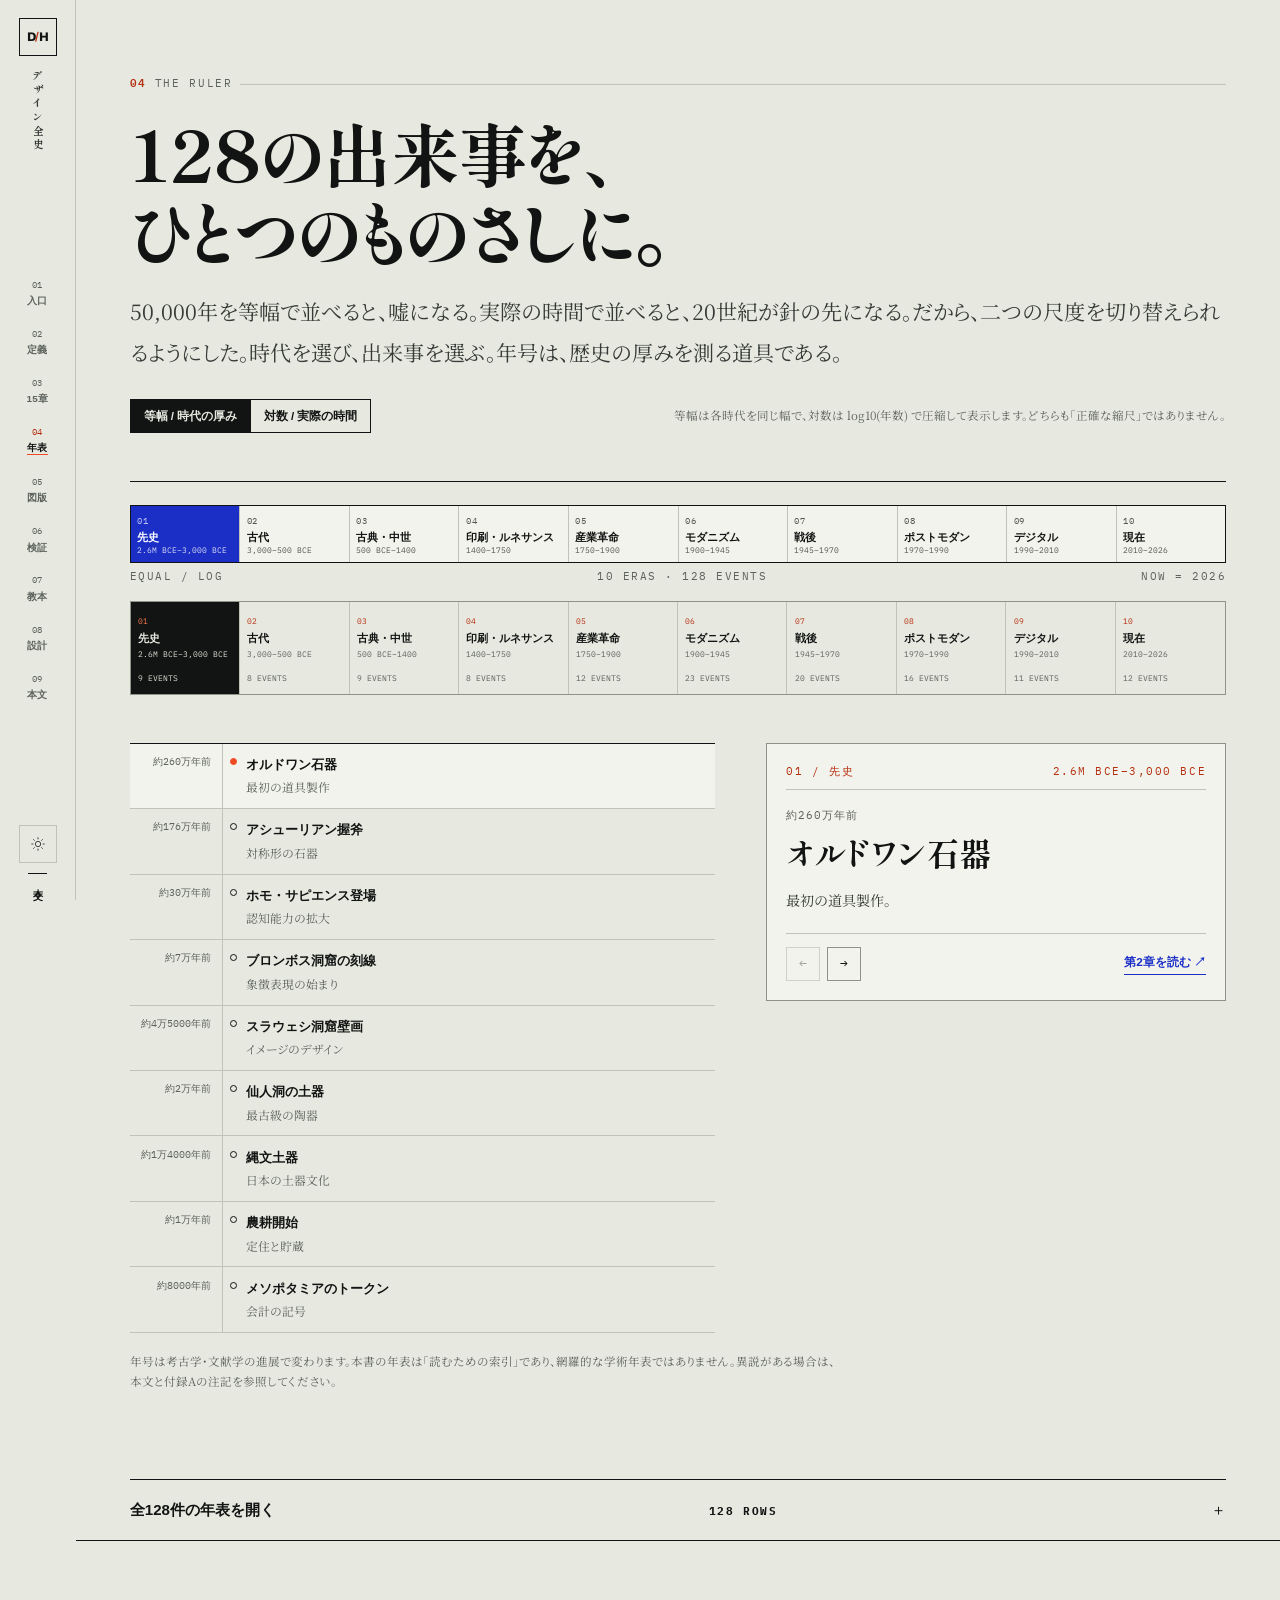
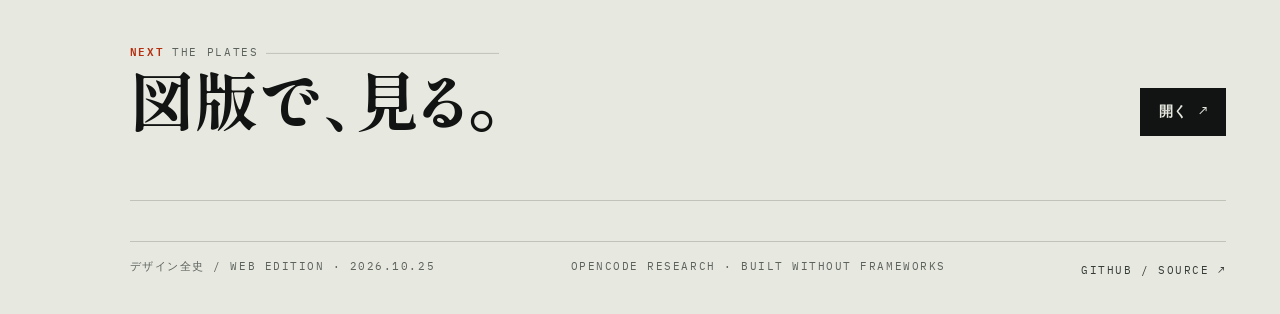
<file: timeline.html>
<!DOCTYPE html>
<html lang="ja">
<head>
<meta charset="utf-8">
<meta name="viewport" content="width=device-width, initial-scale=1">
<title>年表 — デザイン全史 / THE RULER</title>
<meta name="description" content="128の出来事を、等幅と対数の二つの尺度でたどるインタラクティブ年表。">
<meta name="theme-color" content="#e7e8e0">
<meta property="og:title" content="年表 — デザイン全史 / THE RULER">
<meta property="og:description" content="128の出来事を、等幅と対数の二つの尺度でたどるインタラクティブ年表。">
<meta property="og:type" content="website">
<meta property="og:locale" content="ja_JP">
<link rel="icon" href="favicon.svg" type="image/svg+xml">
<link rel="preconnect" href="https://fonts.googleapis.com">
<link rel="preconnect" href="https://fonts.gstatic.com" crossorigin>
<link href="https://fonts.googleapis.com/css2?family=Archivo:wght@400;500;600;700;800;900&family=IBM+Plex+Mono:wght@400;500;600&family=Noto+Serif+JP:wght@400;500;600;700&family=Shippori+Mincho+B1:wght@400;600;700;800&family=Zen+Kaku+Gothic+New:wght@400;500;700;900&display=swap" rel="stylesheet">
<link rel="stylesheet" href="assets/style.css">
<script>
(function () {
  try {
    var t = localStorage.getItem("dh-theme");
    if (t === "dark") {
      document.documentElement.setAttribute("data-theme", "dark");
      var m = document.querySelector('meta[name="theme-color"]');
      if (m) m.setAttribute("content", "#0d0f0e");
    }
  } catch (e) {}
})();
</script>
</head>
<body data-page="timeline">
<a class="skip" href="#main">本文へスキップ</a>
<aside class="rail" aria-label="サイト">
  <a class="rail__brand" href="index.html" aria-label="デザイン全史 ホーム">
    <span class="rail__mark">D<span>/</span>H</span>
    <span class="rail__name">デザイン全史</span>
  </a>
  <nav class="rail__nav" id="site-nav" aria-label="主要">
    <a class="rail__link" href="index.html#orientation"><span class="rail__num">01</span><span class="rail__label">入口</span></a><a class="rail__link" href="index.html#definition"><span class="rail__num">02</span><span class="rail__label">定義</span></a><a class="rail__link" href="index.html#rooms"><span class="rail__num">03</span><span class="rail__label">15章</span></a><a class="rail__link" href="timeline.html" aria-current="page"><span class="rail__num">04</span><span class="rail__label">年表</span></a><a class="rail__link" href="atlas.html"><span class="rail__num">05</span><span class="rail__label">図版</span></a><a class="rail__link" href="method.html"><span class="rail__num">06</span><span class="rail__label">検証</span></a><a class="rail__link" href="textbooks.html"><span class="rail__num">07</span><span class="rail__label">教本</span></a><a class="rail__link" href="design-notes.html"><span class="rail__num">08</span><span class="rail__label">設計</span></a>
    <a class="rail__link rail__link--read" href="read.html">
      <span class="rail__num">09</span><span class="rail__label">本文</span>
    </a>
  </nav>
  <div class="rail__bottom">
    <button class="rail__toggle theme-toggle" type="button" data-theme-toggle aria-pressed="false" aria-label="照明を暗くする">
      <svg class="icon-sun" viewBox="0 0 24 24" fill="none" stroke="currentColor" stroke-width="1.4" aria-hidden="true"><circle cx="12" cy="12" r="4"/><path d="M12 2v3M12 19v3M2 12h3M19 12h3M4.9 4.9l2.1 2.1M17 17l2.1 2.1M19.1 4.9L17 7M7 17l-2.1 2.1"/></svg>
      <svg class="icon-moon" viewBox="0 0 24 24" fill="none" stroke="currentColor" stroke-width="1.4" aria-hidden="true"><path d="M20 14.5A8 8 0 1 1 9.5 4 6.5 6.5 0 0 0 20 14.5Z"/></svg>
    </button>
    <a class="rail__read" href="read.html">本文</a>
  </div>
  <div class="rail__mobile">
    <button class="rail__toggle theme-toggle" type="button" data-theme-toggle aria-pressed="false" aria-label="照明を暗くする">
      <svg class="icon-sun" viewBox="0 0 24 24" fill="none" stroke="currentColor" stroke-width="1.4" aria-hidden="true"><circle cx="12" cy="12" r="4"/><path d="M12 2v3M12 19v3M2 12h3M19 12h3M4.9 4.9l2.1 2.1M17 17l2.1 2.1M19.1 4.9L17 7M7 17l-2.1 2.1"/></svg>
      <svg class="icon-moon" viewBox="0 0 24 24" fill="none" stroke="currentColor" stroke-width="1.4" aria-hidden="true"><path d="M20 14.5A8 8 0 1 1 9.5 4 6.5 6.5 0 0 0 20 14.5Z"/></svg>
    </button>
    <button class="nav-toggle" type="button" data-nav-toggle aria-controls="site-nav" aria-expanded="false">
      <span class="nav-toggle__label">メニュー</span>
      <span class="nav-toggle__bars" aria-hidden="true"><span></span><span></span></span>
    </button>
  </div>
</aside>
<div class="nav-scrim" data-nav-scrim aria-hidden="true"></div>
<noscript>
  <nav class="nojs-nav" aria-label="メニュー（JavaScriptなし）">
    <a href="index.html">入口</a>
    <a href="index.html#definition">定義</a>
    <a href="index.html#rooms">15章</a>
    <a href="timeline.html">年表</a>
    <a href="atlas.html">図版</a>
    <a href="method.html">検証</a>
    <a href="textbooks.html">教本</a>
    <a href="design-notes.html">設計</a>
    <a href="read.html">本文</a>
  </nav>
</noscript>

<main id="main" class="page">
  <div class="shell">
    <header class="tl-head">
      <p class="eyebrow"><span class="eyebrow__no">04</span> THE RULER</p>
      <h1 class="tl-title">128の出来事を、<br>ひとつのものさしに。</h1>
      <p class="tl-lede">50,000年を等幅で並べると、嘘になる。実際の時間で並べると、20世紀が針の先になる。だから、二つの尺度を切り替えられるようにした。時代を選び、出来事を選ぶ。年号は、歴史の厚みを測る道具である。</p>
      <div class="tl-controls">
        <div class="segmented" role="group" aria-label="時間の尺度">
          <button type="button" data-tl-mode="equal" aria-pressed="true">等幅 / 時代の厚み</button>
          <button type="button" data-tl-mode="log" aria-pressed="false">対数 / 実際の時間</button>
        </div>
        <p class="tl-note">等幅は各時代を同じ幅で、対数は log10(年数) で圧縮して表示します。どちらも「正確な縮尺」ではありません。</p>
      </div>
    </header>
    <noscript><p class="note">JavaScriptを有効にすると、時代を切り替えて読めます。下の「全128件の年表を開く」は、JavaScriptなしでも読めます。</p></noscript>

    <section aria-label="時代の比率">
      <div class="tl-bar" data-tl-bar role="group" aria-label="時代の比率（クリックで選択）">
        <button class="tl-bar__seg" type="button" data-era="prehistory" aria-pressed="false" style="--w:1" title="先史 2.6M BCE–3,000 BCE"><span class="tl-bar__no">01</span><span class="tl-bar__name">先史</span><span class="tl-bar__years">2.6M BCE–3,000 BCE</span></button><button class="tl-bar__seg" type="button" data-era="ancient" aria-pressed="false" style="--w:1" title="古代 3,000–500 BCE"><span class="tl-bar__no">02</span><span class="tl-bar__name">古代</span><span class="tl-bar__years">3,000–500 BCE</span></button><button class="tl-bar__seg" type="button" data-era="medieval" aria-pressed="false" style="--w:1" title="古典・中世 500 BCE–1400"><span class="tl-bar__no">03</span><span class="tl-bar__name">古典・中世</span><span class="tl-bar__years">500 BCE–1400</span></button><button class="tl-bar__seg" type="button" data-era="print" aria-pressed="false" style="--w:1" title="印刷・ルネサンス 1400–1750"><span class="tl-bar__no">04</span><span class="tl-bar__name">印刷・ルネサンス</span><span class="tl-bar__years">1400–1750</span></button><button class="tl-bar__seg" type="button" data-era="industrial" aria-pressed="false" style="--w:1" title="産業革命 1750–1900"><span class="tl-bar__no">05</span><span class="tl-bar__name">産業革命</span><span class="tl-bar__years">1750–1900</span></button><button class="tl-bar__seg" type="button" data-era="modern" aria-pressed="false" style="--w:1" title="モダニズム 1900–1945"><span class="tl-bar__no">06</span><span class="tl-bar__name">モダニズム</span><span class="tl-bar__years">1900–1945</span></button><button class="tl-bar__seg" type="button" data-era="postwar" aria-pressed="false" style="--w:1" title="戦後 1945–1970"><span class="tl-bar__no">07</span><span class="tl-bar__name">戦後</span><span class="tl-bar__years">1945–1970</span></button><button class="tl-bar__seg" type="button" data-era="postmodern" aria-pressed="false" style="--w:1" title="ポストモダン 1970–1990"><span class="tl-bar__no">08</span><span class="tl-bar__name">ポストモダン</span><span class="tl-bar__years">1970–1990</span></button><button class="tl-bar__seg" type="button" data-era="digital" aria-pressed="false" style="--w:1" title="デジタル 1990–2010"><span class="tl-bar__no">09</span><span class="tl-bar__name">デジタル</span><span class="tl-bar__years">1990–2010</span></button><button class="tl-bar__seg" type="button" data-era="now" aria-pressed="false" style="--w:1" title="現在 2010–2026"><span class="tl-bar__no">10</span><span class="tl-bar__name">現在</span><span class="tl-bar__years">2010–2026</span></button>
      </div>
      <div class="tl-scale mono">
        <span>EQUAL / LOG</span>
        <span>10 ERAS · 128 EVENTS</span>
        <span>NOW = 2026</span>
      </div>
      <div class="tl-eras" role="group" aria-label="時代を選ぶ">
        <button class="tl-era" type="button" data-era="prehistory" aria-pressed="false"><span class="tl-era__no">01</span><span class="tl-era__name">先史</span><span class="tl-era__years">2.6M BCE–3,000 BCE</span><span class="tl-era__count">9 EVENTS</span></button><button class="tl-era" type="button" data-era="ancient" aria-pressed="false"><span class="tl-era__no">02</span><span class="tl-era__name">古代</span><span class="tl-era__years">3,000–500 BCE</span><span class="tl-era__count">8 EVENTS</span></button><button class="tl-era" type="button" data-era="medieval" aria-pressed="false"><span class="tl-era__no">03</span><span class="tl-era__name">古典・中世</span><span class="tl-era__years">500 BCE–1400</span><span class="tl-era__count">9 EVENTS</span></button><button class="tl-era" type="button" data-era="print" aria-pressed="false"><span class="tl-era__no">04</span><span class="tl-era__name">印刷・ルネサンス</span><span class="tl-era__years">1400–1750</span><span class="tl-era__count">8 EVENTS</span></button><button class="tl-era" type="button" data-era="industrial" aria-pressed="false"><span class="tl-era__no">05</span><span class="tl-era__name">産業革命</span><span class="tl-era__years">1750–1900</span><span class="tl-era__count">12 EVENTS</span></button><button class="tl-era" type="button" data-era="modern" aria-pressed="false"><span class="tl-era__no">06</span><span class="tl-era__name">モダニズム</span><span class="tl-era__years">1900–1945</span><span class="tl-era__count">23 EVENTS</span></button><button class="tl-era" type="button" data-era="postwar" aria-pressed="false"><span class="tl-era__no">07</span><span class="tl-era__name">戦後</span><span class="tl-era__years">1945–1970</span><span class="tl-era__count">20 EVENTS</span></button><button class="tl-era" type="button" data-era="postmodern" aria-pressed="false"><span class="tl-era__no">08</span><span class="tl-era__name">ポストモダン</span><span class="tl-era__years">1970–1990</span><span class="tl-era__count">16 EVENTS</span></button><button class="tl-era" type="button" data-era="digital" aria-pressed="false"><span class="tl-era__no">09</span><span class="tl-era__name">デジタル</span><span class="tl-era__years">1990–2010</span><span class="tl-era__count">11 EVENTS</span></button><button class="tl-era" type="button" data-era="now" aria-pressed="false"><span class="tl-era__no">10</span><span class="tl-era__name">現在</span><span class="tl-era__years">2010–2026</span><span class="tl-era__count">12 EVENTS</span></button>
      </div>
    </section>

    <section class="tl-stage" aria-label="時代の出来事">
      <div data-tl-lists>
        <div class="tl-list" data-tl-list="prehistory"><button class="tl-ev" type="button" data-ev="ev-001" data-era="prehistory" aria-pressed="true"><span class="tl-ev__year">約260万年前</span><span class="tl-ev__dot" aria-hidden="true"></span><span><span class="tl-ev__title">オルドワン石器</span><span class="tl-ev__meaning">最初の道具製作</span></span></button><button class="tl-ev" type="button" data-ev="ev-002" data-era="prehistory" aria-pressed="false"><span class="tl-ev__year">約176万年前</span><span class="tl-ev__dot" aria-hidden="true"></span><span><span class="tl-ev__title">アシューリアン握斧</span><span class="tl-ev__meaning">対称形の石器</span></span></button><button class="tl-ev" type="button" data-ev="ev-003" data-era="prehistory" aria-pressed="false"><span class="tl-ev__year">約30万年前</span><span class="tl-ev__dot" aria-hidden="true"></span><span><span class="tl-ev__title">ホモ・サピエンス登場</span><span class="tl-ev__meaning">認知能力の拡大</span></span></button><button class="tl-ev" type="button" data-ev="ev-004" data-era="prehistory" aria-pressed="false"><span class="tl-ev__year">約7万年前</span><span class="tl-ev__dot" aria-hidden="true"></span><span><span class="tl-ev__title">ブロンボス洞窟の刻線</span><span class="tl-ev__meaning">象徴表現の始まり</span></span></button><button class="tl-ev" type="button" data-ev="ev-005" data-era="prehistory" aria-pressed="false"><span class="tl-ev__year">約4万5000年前</span><span class="tl-ev__dot" aria-hidden="true"></span><span><span class="tl-ev__title">スラウェシ洞窟壁画</span><span class="tl-ev__meaning">イメージのデザイン</span></span></button><button class="tl-ev" type="button" data-ev="ev-006" data-era="prehistory" aria-pressed="false"><span class="tl-ev__year">約2万年前</span><span class="tl-ev__dot" aria-hidden="true"></span><span><span class="tl-ev__title">仙人洞の土器</span><span class="tl-ev__meaning">最古級の陶器</span></span></button><button class="tl-ev" type="button" data-ev="ev-007" data-era="prehistory" aria-pressed="false"><span class="tl-ev__year">約1万4000年前</span><span class="tl-ev__dot" aria-hidden="true"></span><span><span class="tl-ev__title">縄文土器</span><span class="tl-ev__meaning">日本の土器文化</span></span></button><button class="tl-ev" type="button" data-ev="ev-008" data-era="prehistory" aria-pressed="false"><span class="tl-ev__year">約1万年前</span><span class="tl-ev__dot" aria-hidden="true"></span><span><span class="tl-ev__title">農耕開始</span><span class="tl-ev__meaning">定住と貯蔵</span></span></button><button class="tl-ev" type="button" data-ev="ev-009" data-era="prehistory" aria-pressed="false"><span class="tl-ev__year">約8000年前</span><span class="tl-ev__dot" aria-hidden="true"></span><span><span class="tl-ev__title">メソポタミアのトークン</span><span class="tl-ev__meaning">会計の記号</span></span></button></div><div class="tl-list" data-tl-list="ancient" hidden><button class="tl-ev" type="button" data-ev="ev-010" data-era="ancient" aria-pressed="false"><span class="tl-ev__year">約5000年前</span><span class="tl-ev__dot" aria-hidden="true"></span><span><span class="tl-ev__title">銅・青銅の冶金</span><span class="tl-ev__meaning">新材料</span></span></button><button class="tl-ev" type="button" data-ev="ev-011" data-era="ancient" aria-pressed="false"><span class="tl-ev__year">約5000年前</span><span class="tl-ev__dot" aria-hidden="true"></span><span><span class="tl-ev__title">ウルク都市</span><span class="tl-ev__meaning">都市計画</span></span></button><button class="tl-ev" type="button" data-ev="ev-012" data-era="ancient" aria-pressed="false"><span class="tl-ev__year">約5000年前</span><span class="tl-ev__dot" aria-hidden="true"></span><span><span class="tl-ev__title">エジプト象形文字</span><span class="tl-ev__meaning">文字のデザイン</span></span></button><button class="tl-ev" type="button" data-ev="ev-013" data-era="ancient" aria-pressed="false"><span class="tl-ev__year">約4500年前</span><span class="tl-ev__dot" aria-hidden="true"></span><span><span class="tl-ev__title">モヘンジョ・ダロ</span><span class="tl-ev__meaning">格子都市と下水道</span></span></button><button class="tl-ev" type="button" data-ev="ev-014" data-era="ancient" aria-pressed="false"><span class="tl-ev__year">約4500年前（紀元前2560年ごろ）</span><span class="tl-ev__dot" aria-hidden="true"></span><span><span class="tl-ev__title">ギザの大ピラミッド</span><span class="tl-ev__meaning">巨大建築</span></span></button><button class="tl-ev" type="button" data-ev="ev-015" data-era="ancient" aria-pressed="false"><span class="tl-ev__year">約3300年前</span><span class="tl-ev__dot" aria-hidden="true"></span><span><span class="tl-ev__title">プロト・クネイフォルム</span><span class="tl-ev__meaning">楔形文字の起源</span></span></button><button class="tl-ev" type="button" data-ev="ev-016" data-era="ancient" aria-pressed="false"><span class="tl-ev__year">約3200年前</span><span class="tl-ev__dot" aria-hidden="true"></span><span><span class="tl-ev__title">楔形文字</span><span class="tl-ev__meaning">行政と文学</span></span></button><button class="tl-ev" type="button" data-ev="ev-017" data-era="ancient" aria-pressed="false"><span class="tl-ev__year">約3200年前</span><span class="tl-ev__dot" aria-hidden="true"></span><span><span class="tl-ev__title">中国の甲骨文字</span><span class="tl-ev__meaning">漢字の起源</span></span></button></div><div class="tl-list" data-tl-list="medieval" hidden><button class="tl-ev" type="button" data-ev="ev-018" data-era="medieval" aria-pressed="false"><span class="tl-ev__year">約2500年前</span><span class="tl-ev__dot" aria-hidden="true"></span><span><span class="tl-ev__title">アテネのアクロポリス</span><span class="tl-ev__meaning">古典建築</span></span></button><button class="tl-ev" type="button" data-ev="ev-019" data-era="medieval" aria-pressed="false"><span class="tl-ev__year">約2000年前</span><span class="tl-ev__dot" aria-hidden="true"></span><span><span class="tl-ev__title">ローマの水道橋</span><span class="tl-ev__meaning">公共インフラ</span></span></button><button class="tl-ev" type="button" data-ev="ev-020" data-era="medieval" aria-pressed="false"><span class="tl-ev__year">紀元105年</span><span class="tl-ev__dot" aria-hidden="true"></span><span><span class="tl-ev__title">蔡倫の製紙</span><span class="tl-ev__meaning">紙の普及</span></span></button><button class="tl-ev" type="button" data-ev="ev-021" data-era="medieval" aria-pressed="false"><span class="tl-ev__year">537年</span><span class="tl-ev__dot" aria-hidden="true"></span><span><span class="tl-ev__title">ハギア・ソフィア</span><span class="tl-ev__meaning">ビザンツのドーム</span></span></button><button class="tl-ev" type="button" data-ev="ev-022" data-era="medieval" aria-pressed="false"><span class="tl-ev__year">794年</span><span class="tl-ev__dot" aria-hidden="true"></span><span><span class="tl-ev__title">平安京遷都</span><span class="tl-ev__meaning">日本の国風文化</span></span></button><button class="tl-ev" type="button" data-ev="ev-023" data-era="medieval" aria-pressed="false"><span class="tl-ev__year">1040年ごろ</span><span class="tl-ev__dot" aria-hidden="true"></span><span><span class="tl-ev__title">畢昇の活字</span><span class="tl-ev__meaning">中国の活字印刷</span></span></button><button class="tl-ev" type="button" data-ev="ev-024" data-era="medieval" aria-pressed="false"><span class="tl-ev__year">1050年ごろ</span><span class="tl-ev__dot" aria-hidden="true"></span><span><span class="tl-ev__title">ロマネスク建築</span><span class="tl-ev__meaning">石造建築</span></span></button><button class="tl-ev" type="button" data-ev="ev-025" data-era="medieval" aria-pressed="false"><span class="tl-ev__year">1140年ごろ</span><span class="tl-ev__dot" aria-hidden="true"></span><span><span class="tl-ev__title">ゴシック建築</span><span class="tl-ev__meaning">光と構造</span></span></button><button class="tl-ev" type="button" data-ev="ev-026" data-era="medieval" aria-pressed="false"><span class="tl-ev__year">1200年ごろ</span><span class="tl-ev__dot" aria-hidden="true"></span><span><span class="tl-ev__title">禅宗の伝来</span><span class="tl-ev__meaning">日本の禅と茶</span></span></button></div><div class="tl-list" data-tl-list="print" hidden><button class="tl-ev" type="button" data-ev="ev-027" data-era="print" aria-pressed="false"><span class="tl-ev__year">1440年ごろ</span><span class="tl-ev__dot" aria-hidden="true"></span><span><span class="tl-ev__title">グーテンベルクの活版印刷</span><span class="tl-ev__meaning">印刷革命</span></span></button><button class="tl-ev" type="button" data-ev="ev-028" data-era="print" aria-pressed="false"><span class="tl-ev__year">1455年ごろ</span><span class="tl-ev__dot" aria-hidden="true"></span><span><span class="tl-ev__title">42行聖書</span><span class="tl-ev__meaning">活版印刷の実用化</span></span></button><button class="tl-ev" type="button" data-ev="ev-029" data-era="print" aria-pressed="false"><span class="tl-ev__year">1494年</span><span class="tl-ev__dot" aria-hidden="true"></span><span><span class="tl-ev__title">アルディーネ印刷所</span><span class="tl-ev__meaning">活字と出版</span></span></button><button class="tl-ev" type="button" data-ev="ev-030" data-era="print" aria-pressed="false"><span class="tl-ev__year">1501年</span><span class="tl-ev__dot" aria-hidden="true"></span><span><span class="tl-ev__title">イタリック体</span><span class="tl-ev__meaning">携帯できる本</span></span></button><button class="tl-ev" type="button" data-ev="ev-031" data-era="print" aria-pressed="false"><span class="tl-ev__year">1522〜1591年</span><span class="tl-ev__dot" aria-hidden="true"></span><span><span class="tl-ev__title">千利休</span><span class="tl-ev__meaning">わび茶の完成</span></span></button><button class="tl-ev" type="button" data-ev="ev-032" data-era="print" aria-pressed="false"><span class="tl-ev__year">1603年</span><span class="tl-ev__dot" aria-hidden="true"></span><span><span class="tl-ev__title">江戸幕府</span><span class="tl-ev__meaning">江戸の都市デザイン</span></span></button><button class="tl-ev" type="button" data-ev="ev-033" data-era="print" aria-pressed="false"><span class="tl-ev__year">1632〜1653年</span><span class="tl-ev__dot" aria-hidden="true"></span><span><span class="tl-ev__title">タージ・マハル</span><span class="tl-ev__meaning">ムガル建築</span></span></button><button class="tl-ev" type="button" data-ev="ev-034" data-era="print" aria-pressed="false"><span class="tl-ev__year">1682年</span><span class="tl-ev__dot" aria-hidden="true"></span><span><span class="tl-ev__title">ヴェルサイユ宮殿</span><span class="tl-ev__meaning">権力の演出</span></span></button></div><div class="tl-list" data-tl-list="industrial" hidden><button class="tl-ev" type="button" data-ev="ev-035" data-era="industrial" aria-pressed="false"><span class="tl-ev__year">1759年</span><span class="tl-ev__dot" aria-hidden="true"></span><span><span class="tl-ev__title">ウェッジウッド創業</span><span class="tl-ev__meaning">デザインとビジネス</span></span></button><button class="tl-ev" type="button" data-ev="ev-036" data-era="industrial" aria-pressed="false"><span class="tl-ev__year">1776年</span><span class="tl-ev__dot" aria-hidden="true"></span><span><span class="tl-ev__title">アダム・スミス『国富論』</span><span class="tl-ev__meaning">分業の理論</span></span></button><button class="tl-ev" type="button" data-ev="ev-037" data-era="industrial" aria-pressed="false"><span class="tl-ev__year">1804年</span><span class="tl-ev__dot" aria-hidden="true"></span><span><span class="tl-ev__title">ジャカード織機</span><span class="tl-ev__meaning">パンチカード</span></span></button><button class="tl-ev" type="button" data-ev="ev-038" data-era="industrial" aria-pressed="false"><span class="tl-ev__year">1830年代</span><span class="tl-ev__dot" aria-hidden="true"></span><span><span class="tl-ev__title">浮世絵の黄金期</span><span class="tl-ev__meaning">大量印刷の芸術</span></span></button><button class="tl-ev" type="button" data-ev="ev-039" data-era="industrial" aria-pressed="false"><span class="tl-ev__year">1851年</span><span class="tl-ev__dot" aria-hidden="true"></span><span><span class="tl-ev__title">ロンドン万国博覧会</span><span class="tl-ev__meaning">クリスタル・パレス</span></span></button><button class="tl-ev" type="button" data-ev="ev-040" data-era="industrial" aria-pressed="false"><span class="tl-ev__year">1856年</span><span class="tl-ev__dot" aria-hidden="true"></span><span><span class="tl-ev__title">オーウェン・ジョーンズ『装飾の文法』</span><span class="tl-ev__meaning">装飾の分類</span></span></button><button class="tl-ev" type="button" data-ev="ev-041" data-era="industrial" aria-pressed="false"><span class="tl-ev__year">1861年</span><span class="tl-ev__dot" aria-hidden="true"></span><span><span class="tl-ev__title">モリス商会</span><span class="tl-ev__meaning">アーツ・アンド・クラフツ</span></span></button><button class="tl-ev" type="button" data-ev="ev-042" data-era="industrial" aria-pressed="false"><span class="tl-ev__year">1887年</span><span class="tl-ev__dot" aria-hidden="true"></span><span><span class="tl-ev__title">アーツ・アンド・クラフツ展覧会協会</span><span class="tl-ev__meaning">運動の組織化</span></span></button><button class="tl-ev" type="button" data-ev="ev-043" data-era="industrial" aria-pressed="false"><span class="tl-ev__year">1891年</span><span class="tl-ev__dot" aria-hidden="true"></span><span><span class="tl-ev__title">ケルムスコット・プレス</span><span class="tl-ev__meaning">手作りの本</span></span></button><button class="tl-ev" type="button" data-ev="ev-044" data-era="industrial" aria-pressed="false"><span class="tl-ev__year">1893年</span><span class="tl-ev__dot" aria-hidden="true"></span><span><span class="tl-ev__title">タッセル邸</span><span class="tl-ev__meaning">アール・ヌーヴォー</span></span></button><button class="tl-ev" type="button" data-ev="ev-045" data-era="industrial" aria-pressed="false"><span class="tl-ev__year">1897年</span><span class="tl-ev__dot" aria-hidden="true"></span><span><span class="tl-ev__title">ウィーン分離派</span><span class="tl-ev__meaning">新しい芸術</span></span></button><button class="tl-ev" type="button" data-ev="ev-046" data-era="industrial" aria-pressed="false"><span class="tl-ev__year">1900年</span><span class="tl-ev__dot" aria-hidden="true"></span><span><span class="tl-ev__title">パリ万博</span><span class="tl-ev__meaning">アール・ヌーヴォー全盛</span></span></button></div><div class="tl-list" data-tl-list="modern" hidden><button class="tl-ev" type="button" data-ev="ev-047" data-era="modern" aria-pressed="false"><span class="tl-ev__year">1903年</span><span class="tl-ev__dot" aria-hidden="true"></span><span><span class="tl-ev__title">ウィーン工房</span><span class="tl-ev__meaning">総合芸術の工房</span></span></button><button class="tl-ev" type="button" data-ev="ev-048" data-era="modern" aria-pressed="false"><span class="tl-ev__year">1907年</span><span class="tl-ev__dot" aria-hidden="true"></span><span><span class="tl-ev__title">ドイツ工作連盟</span><span class="tl-ev__meaning">標準化と芸術</span></span></button><button class="tl-ev" type="button" data-ev="ev-049" data-era="modern" aria-pressed="false"><span class="tl-ev__year">1907年</span><span class="tl-ev__dot" aria-hidden="true"></span><span><span class="tl-ev__title">ベーレンス、AEG顧問</span><span class="tl-ev__meaning">コーポレート・アイデンティティ</span></span></button><button class="tl-ev" type="button" data-ev="ev-050" data-era="modern" aria-pressed="false"><span class="tl-ev__year">1908年</span><span class="tl-ev__dot" aria-hidden="true"></span><span><span class="tl-ev__title">フォード・モデルT</span><span class="tl-ev__meaning">大量生産</span></span></button><button class="tl-ev" type="button" data-ev="ev-051" data-era="modern" aria-pressed="false"><span class="tl-ev__year">1909年</span><span class="tl-ev__dot" aria-hidden="true"></span><span><span class="tl-ev__title">AEGタービン工場</span><span class="tl-ev__meaning">工業建築</span></span></button><button class="tl-ev" type="button" data-ev="ev-052" data-era="modern" aria-pressed="false"><span class="tl-ev__year">1911年</span><span class="tl-ev__dot" aria-hidden="true"></span><span><span class="tl-ev__title">テイラー『科学的管理法』</span><span class="tl-ev__meaning">労働の標準化</span></span></button><button class="tl-ev" type="button" data-ev="ev-053" data-era="modern" aria-pressed="false"><span class="tl-ev__year">1913年</span><span class="tl-ev__dot" aria-hidden="true"></span><span><span class="tl-ev__title">フォード、流れ作業</span><span class="tl-ev__meaning">大量生産の完成</span></span></button><button class="tl-ev" type="button" data-ev="ev-054" data-era="modern" aria-pressed="false"><span class="tl-ev__year">1913年</span><span class="tl-ev__dot" aria-hidden="true"></span><span><span class="tl-ev__title">ロース『装飾と犯罪』出版</span><span class="tl-ev__meaning">装飾の否定</span></span></button><button class="tl-ev" type="button" data-ev="ev-055" data-era="modern" aria-pressed="false"><span class="tl-ev__year">1915年</span><span class="tl-ev__dot" aria-hidden="true"></span><span><span class="tl-ev__title">マレーヴィチ『黒い正方形』</span><span class="tl-ev__meaning">シュプレマティズム</span></span></button><button class="tl-ev" type="button" data-ev="ev-056" data-era="modern" aria-pressed="false"><span class="tl-ev__year">1917年</span><span class="tl-ev__dot" aria-hidden="true"></span><span><span class="tl-ev__title">デ・ステイル結成</span><span class="tl-ev__meaning">抽象と普遍</span></span></button><button class="tl-ev" type="button" data-ev="ev-057" data-era="modern" aria-pressed="false"><span class="tl-ev__year">1919年</span><span class="tl-ev__dot" aria-hidden="true"></span><span><span class="tl-ev__title">バウハウス設立</span><span class="tl-ev__meaning">芸術と技術の統合</span></span></button><button class="tl-ev" type="button" data-ev="ev-058" data-era="modern" aria-pressed="false"><span class="tl-ev__year">1919年</span><span class="tl-ev__dot" aria-hidden="true"></span><span><span class="tl-ev__title">タトリン『第三インターナショナル記念塔』</span><span class="tl-ev__meaning">構成主義</span></span></button><button class="tl-ev" type="button" data-ev="ev-059" data-era="modern" aria-pressed="false"><span class="tl-ev__year">1920年</span><span class="tl-ev__dot" aria-hidden="true"></span><span><span class="tl-ev__title">ヴフテマス設立</span><span class="tl-ev__meaning">ロシアのデザイン教育</span></span></button><button class="tl-ev" type="button" data-ev="ev-060" data-era="modern" aria-pressed="false"><span class="tl-ev__year">1923年</span><span class="tl-ev__dot" aria-hidden="true"></span><span><span class="tl-ev__title">バウハウス展</span><span class="tl-ev__meaning">ハウス・アム・ホルン</span></span></button><button class="tl-ev" type="button" data-ev="ev-061" data-era="modern" aria-pressed="false"><span class="tl-ev__year">1924年</span><span class="tl-ev__dot" aria-hidden="true"></span><span><span class="tl-ev__title">シュレーダー邸</span><span class="tl-ev__meaning">デ・ステイル建築</span></span></button><button class="tl-ev" type="button" data-ev="ev-062" data-era="modern" aria-pressed="false"><span class="tl-ev__year">1925年</span><span class="tl-ev__dot" aria-hidden="true"></span><span><span class="tl-ev__title">パリ装飾美術博覧会</span><span class="tl-ev__meaning">アール・デコ</span></span></button><button class="tl-ev" type="button" data-ev="ev-063" data-era="modern" aria-pressed="false"><span class="tl-ev__year">1925年</span><span class="tl-ev__dot" aria-hidden="true"></span><span><span class="tl-ev__title">民藝という言葉</span><span class="tl-ev__meaning">柳宗悦ら</span></span></button><button class="tl-ev" type="button" data-ev="ev-064" data-era="modern" aria-pressed="false"><span class="tl-ev__year">1926年</span><span class="tl-ev__dot" aria-hidden="true"></span><span><span class="tl-ev__title">バウハウス・デッサウ校舎</span><span class="tl-ev__meaning">ガラスの建築</span></span></button><button class="tl-ev" type="button" data-ev="ev-065" data-era="modern" aria-pressed="false"><span class="tl-ev__year">1928年</span><span class="tl-ev__dot" aria-hidden="true"></span><span><span class="tl-ev__title">チヒョルト『新しいタイポグラフィ』</span><span class="tl-ev__meaning">近代組版</span></span></button><button class="tl-ev" type="button" data-ev="ev-066" data-era="modern" aria-pressed="false"><span class="tl-ev__year">1932年</span><span class="tl-ev__dot" aria-hidden="true"></span><span><span class="tl-ev__title">MoMA「インターナショナル・スタイル」展</span><span class="tl-ev__meaning">近代建築の命名</span></span></button><button class="tl-ev" type="button" data-ev="ev-067" data-era="modern" aria-pressed="false"><span class="tl-ev__year">1933年</span><span class="tl-ev__dot" aria-hidden="true"></span><span><span class="tl-ev__title">バウハウス閉校</span><span class="tl-ev__meaning">ナチスの圧力</span></span></button><button class="tl-ev" type="button" data-ev="ev-068" data-era="modern" aria-pressed="false"><span class="tl-ev__year">1936年</span><span class="tl-ev__dot" aria-hidden="true"></span><span><span class="tl-ev__title">日本民藝館開館</span><span class="tl-ev__meaning">民藝の制度化</span></span></button><button class="tl-ev" type="button" data-ev="ev-069" data-era="modern" aria-pressed="false"><span class="tl-ev__year">1939年</span><span class="tl-ev__dot" aria-hidden="true"></span><span><span class="tl-ev__title">ニューヨーク万博</span><span class="tl-ev__meaning">フューチュラマ</span></span></button></div><div class="tl-list" data-tl-list="postwar" hidden><button class="tl-ev" type="button" data-ev="ev-070" data-era="postwar" aria-pressed="false"><span class="tl-ev__year">1945年</span><span class="tl-ev__dot" aria-hidden="true"></span><span><span class="tl-ev__title">ブッシュ『As We May Think』</span><span class="tl-ev__meaning">情報デザインの先駆</span></span></button><button class="tl-ev" type="button" data-ev="ev-071" data-era="postwar" aria-pressed="false"><span class="tl-ev__year">1946年</span><span class="tl-ev__dot" aria-hidden="true"></span><span><span class="tl-ev__title">ヴェスパ</span><span class="tl-ev__meaning">戦後の移動</span></span></button><button class="tl-ev" type="button" data-ev="ev-072" data-era="postwar" aria-pressed="false"><span class="tl-ev__year">1947年</span><span class="tl-ev__dot" aria-hidden="true"></span><span><span class="tl-ev__title">ディオール「ニュールック」</span><span class="tl-ev__meaning">戦後ファッション</span></span></button><button class="tl-ev" type="button" data-ev="ev-073" data-era="postwar" aria-pressed="false"><span class="tl-ev__year">1951年</span><span class="tl-ev__dot" aria-hidden="true"></span><span><span class="tl-ev__title">英国フェスティバル</span><span class="tl-ev__meaning">戦後デザイン</span></span></button><button class="tl-ev" type="button" data-ev="ev-074" data-era="postwar" aria-pressed="false"><span class="tl-ev__year">1953年</span><span class="tl-ev__dot" aria-hidden="true"></span><span><span class="tl-ev__title">ウルム造形大学</span><span class="tl-ev__meaning">デザインの科学化</span></span></button><button class="tl-ev" type="button" data-ev="ev-075" data-era="postwar" aria-pressed="false"><span class="tl-ev__year">1955年</span><span class="tl-ev__dot" aria-hidden="true"></span><span><span class="tl-ev__title">ソニーTR-55</span><span class="tl-ev__meaning">日本のトランジスタ</span></span></button><button class="tl-ev" type="button" data-ev="ev-076" data-era="postwar" aria-pressed="false"><span class="tl-ev__year">1955年</span><span class="tl-ev__dot" aria-hidden="true"></span><span><span class="tl-ev__title">ドレイフス『人のためのデザイン』</span><span class="tl-ev__meaning">人間工学</span></span></button><button class="tl-ev" type="button" data-ev="ev-077" data-era="postwar" aria-pressed="false"><span class="tl-ev__year">1956年</span><span class="tl-ev__dot" aria-hidden="true"></span><span><span class="tl-ev__title">イームズ・ラウンジチェア</span><span class="tl-ev__meaning">戦後アメリカ</span></span></button><button class="tl-ev" type="button" data-ev="ev-078" data-era="postwar" aria-pressed="false"><span class="tl-ev__year">1956年</span><span class="tl-ev__dot" aria-hidden="true"></span><span><span class="tl-ev__title">ブラウンSK4</span><span class="tl-ev__meaning">機能主義</span></span></button><button class="tl-ev" type="button" data-ev="ev-079" data-era="postwar" aria-pressed="false"><span class="tl-ev__year">1957年</span><span class="tl-ev__dot" aria-hidden="true"></span><span><span class="tl-ev__title">グッドデザイン賞開始</span><span class="tl-ev__meaning">日本のデザイン基準</span></span></button><button class="tl-ev" type="button" data-ev="ev-080" data-era="postwar" aria-pressed="false"><span class="tl-ev__year">1957年</span><span class="tl-ev__dot" aria-hidden="true"></span><span><span class="tl-ev__title">ヘルベチカ</span><span class="tl-ev__meaning">スイス・タイポ</span></span></button><button class="tl-ev" type="button" data-ev="ev-081" data-era="postwar" aria-pressed="false"><span class="tl-ev__year">1958年</span><span class="tl-ev__dot" aria-hidden="true"></span><span><span class="tl-ev__title">スーパーカブ</span><span class="tl-ev__meaning">世界のモビリティ</span></span></button><button class="tl-ev" type="button" data-ev="ev-082" data-era="postwar" aria-pressed="false"><span class="tl-ev__year">1960年</span><span class="tl-ev__dot" aria-hidden="true"></span><span><span class="tl-ev__title">リックライダー『Man-Computer Symbiosis』</span><span class="tl-ev__meaning">人間と機械</span></span></button><button class="tl-ev" type="button" data-ev="ev-083" data-era="postwar" aria-pressed="false"><span class="tl-ev__year">1961年</span><span class="tl-ev__dot" aria-hidden="true"></span><span><span class="tl-ev__title">ラムズ、ブラウン部門責任者</span><span class="tl-ev__meaning">機能主義の黄金期</span></span></button><button class="tl-ev" type="button" data-ev="ev-084" data-era="postwar" aria-pressed="false"><span class="tl-ev__year">1963年</span><span class="tl-ev__dot" aria-hidden="true"></span><span><span class="tl-ev__title">サザーランド『Sketchpad』</span><span class="tl-ev__meaning">対話型グラフィックス</span></span></button><button class="tl-ev" type="button" data-ev="ev-085" data-era="postwar" aria-pressed="false"><span class="tl-ev__year">1964年</span><span class="tl-ev__dot" aria-hidden="true"></span><span><span class="tl-ev__title">東京オリンピック</span><span class="tl-ev__meaning">ピクトグラム</span></span></button><button class="tl-ev" type="button" data-ev="ev-086" data-era="postwar" aria-pressed="false"><span class="tl-ev__year">1964年</span><span class="tl-ev__dot" aria-hidden="true"></span><span><span class="tl-ev__title">東海道新幹線</span><span class="tl-ev__meaning">高速鉄道</span></span></button><button class="tl-ev" type="button" data-ev="ev-087" data-era="postwar" aria-pressed="false"><span class="tl-ev__year">1966年</span><span class="tl-ev__dot" aria-hidden="true"></span><span><span class="tl-ev__title">ヴェンチューリ『複雑性と矛盾』</span><span class="tl-ev__meaning">ポストモダン</span></span></button><button class="tl-ev" type="button" data-ev="ev-088" data-era="postwar" aria-pressed="false"><span class="tl-ev__year">1968年</span><span class="tl-ev__dot" aria-hidden="true"></span><span><span class="tl-ev__title">エンゲルバート「Mother of All Demos」</span><span class="tl-ev__meaning">GUIの原型</span></span></button><button class="tl-ev" type="button" data-ev="ev-089" data-era="postwar" aria-pressed="false"><span class="tl-ev__year">1970年</span><span class="tl-ev__dot" aria-hidden="true"></span><span><span class="tl-ev__title">大阪万博</span><span class="tl-ev__meaning">未来のショーケース</span></span></button></div><div class="tl-list" data-tl-list="postmodern" hidden><button class="tl-ev" type="button" data-ev="ev-090" data-era="postmodern" aria-pressed="false"><span class="tl-ev__year">1971年</span><span class="tl-ev__dot" aria-hidden="true"></span><span><span class="tl-ev__title">パパネック『リアル・ワールドのためのデザイン』</span><span class="tl-ev__meaning">デザインの倫理</span></span></button><button class="tl-ev" type="button" data-ev="ev-091" data-era="postmodern" aria-pressed="false"><span class="tl-ev__year">1972年</span><span class="tl-ev__dot" aria-hidden="true"></span><span><span class="tl-ev__title">『ラスベガスから学ぶ』</span><span class="tl-ev__meaning">日常景観の建築</span></span></button><button class="tl-ev" type="button" data-ev="ev-092" data-era="postmodern" aria-pressed="false"><span class="tl-ev__year">1972年</span><span class="tl-ev__dot" aria-hidden="true"></span><span><span class="tl-ev__title">ミュンヘン五輪ピクトグラム</span><span class="tl-ev__meaning">情報デザイン</span></span></button><button class="tl-ev" type="button" data-ev="ev-093" data-era="postmodern" aria-pressed="false"><span class="tl-ev__year">1973年</span><span class="tl-ev__dot" aria-hidden="true"></span><span><span class="tl-ev__title">オイルショック</span><span class="tl-ev__meaning">環境と省エネ</span></span></button><button class="tl-ev" type="button" data-ev="ev-094" data-era="postmodern" aria-pressed="false"><span class="tl-ev__year">1973年</span><span class="tl-ev__dot" aria-hidden="true"></span><span><span class="tl-ev__title">ゼロックスAlto</span><span class="tl-ev__meaning">GUIの実用化</span></span></button><button class="tl-ev" type="button" data-ev="ev-095" data-era="postmodern" aria-pressed="false"><span class="tl-ev__year">1973年</span><span class="tl-ev__dot" aria-hidden="true"></span><span><span class="tl-ev__title">リッテル＆ウェバー「厄介な問題」</span><span class="tl-ev__meaning">デザイン方法論</span></span></button><button class="tl-ev" type="button" data-ev="ev-096" data-era="postmodern" aria-pressed="false"><span class="tl-ev__year">1977年</span><span class="tl-ev__dot" aria-hidden="true"></span><span><span class="tl-ev__title">イームズ『パワーズ・オブ・テン』</span><span class="tl-ev__meaning">スケールのデザイン</span></span></button><button class="tl-ev" type="button" data-ev="ev-097" data-era="postmodern" aria-pressed="false"><span class="tl-ev__year">1979年</span><span class="tl-ev__dot" aria-hidden="true"></span><span><span class="tl-ev__title">ウォークマン</span><span class="tl-ev__meaning">個人用音楽</span></span></button><button class="tl-ev" type="button" data-ev="ev-098" data-era="postmodern" aria-pressed="false"><span class="tl-ev__year">1980年</span><span class="tl-ev__dot" aria-hidden="true"></span><span><span class="tl-ev__title">無印良品</span><span class="tl-ev__meaning">無印・良品</span></span></button><button class="tl-ev" type="button" data-ev="ev-099" data-era="postmodern" aria-pressed="false"><span class="tl-ev__year">1981年</span><span class="tl-ev__dot" aria-hidden="true"></span><span><span class="tl-ev__title">メンフィス、初展</span><span class="tl-ev__meaning">ポストモダン・デザイン</span></span></button><button class="tl-ev" type="button" data-ev="ev-100" data-era="postmodern" aria-pressed="false"><span class="tl-ev__year">1981年</span><span class="tl-ev__dot" aria-hidden="true"></span><span><span class="tl-ev__title">山本耀司、コムデギャルソン、パリ進出</span><span class="tl-ev__meaning">日本ファッション</span></span></button><button class="tl-ev" type="button" data-ev="ev-101" data-era="postmodern" aria-pressed="false"><span class="tl-ev__year">1982年</span><span class="tl-ev__dot" aria-hidden="true"></span><span><span class="tl-ev__title">ショスタック、サービスデザイン</span><span class="tl-ev__meaning">サービスの設計</span></span></button><button class="tl-ev" type="button" data-ev="ev-102" data-era="postmodern" aria-pressed="false"><span class="tl-ev__year">1984年</span><span class="tl-ev__dot" aria-hidden="true"></span><span><span class="tl-ev__title">マッキントッシュ</span><span class="tl-ev__meaning">GUIの普及</span></span></button><button class="tl-ev" type="button" data-ev="ev-103" data-era="postmodern" aria-pressed="false"><span class="tl-ev__year">1988年</span><span class="tl-ev__dot" aria-hidden="true"></span><span><span class="tl-ev__title">ノーマン『The Design of Everyday Things』</span><span class="tl-ev__meaning">認知とデザイン</span></span></button><button class="tl-ev" type="button" data-ev="ev-104" data-era="postmodern" aria-pressed="false"><span class="tl-ev__year">1989年</span><span class="tl-ev__dot" aria-hidden="true"></span><span><span class="tl-ev__title">ゲームボーイ</span><span class="tl-ev__meaning">携帯ゲーム</span></span></button><button class="tl-ev" type="button" data-ev="ev-105" data-era="postmodern" aria-pressed="false"><span class="tl-ev__year">1989年</span><span class="tl-ev__dot" aria-hidden="true"></span><span><span class="tl-ev__title">ワールドワイドウェブ</span><span class="tl-ev__meaning">ウェブの誕生</span></span></button></div><div class="tl-list" data-tl-list="digital" hidden><button class="tl-ev" type="button" data-ev="ev-106" data-era="digital" aria-pressed="false"><span class="tl-ev__year">1991年</span><span class="tl-ev__dot" aria-hidden="true"></span><span><span class="tl-ev__title">IDEO設立</span><span class="tl-ev__meaning">デザイン思考</span></span></button><button class="tl-ev" type="button" data-ev="ev-107" data-era="digital" aria-pressed="false"><span class="tl-ev__year">1994年</span><span class="tl-ev__dot" aria-hidden="true"></span><span><span class="tl-ev__title">プレイステーション</span><span class="tl-ev__meaning">家庭用ゲーム</span></span></button><button class="tl-ev" type="button" data-ev="ev-108" data-era="digital" aria-pressed="false"><span class="tl-ev__year">1996年</span><span class="tl-ev__dot" aria-hidden="true"></span><span><span class="tl-ev__title">ポケモン</span><span class="tl-ev__meaning">ゲームと文化</span></span></button><button class="tl-ev" type="button" data-ev="ev-109" data-era="digital" aria-pressed="false"><span class="tl-ev__year">1997年</span><span class="tl-ev__dot" aria-hidden="true"></span><span><span class="tl-ev__title">プリウス</span><span class="tl-ev__meaning">ハイブリッド車</span></span></button><button class="tl-ev" type="button" data-ev="ev-110" data-era="digital" aria-pressed="false"><span class="tl-ev__year">1998年</span><span class="tl-ev__dot" aria-hidden="true"></span><span><span class="tl-ev__title">iMac</span><span class="tl-ev__meaning">デザインの復権</span></span></button><button class="tl-ev" type="button" data-ev="ev-111" data-era="digital" aria-pressed="false"><span class="tl-ev__year">2001年</span><span class="tl-ev__dot" aria-hidden="true"></span><span><span class="tl-ev__title">iPod</span><span class="tl-ev__meaning">音楽体験</span></span></button><button class="tl-ev" type="button" data-ev="ev-112" data-era="digital" aria-pressed="false"><span class="tl-ev__year">2002年</span><span class="tl-ev__dot" aria-hidden="true"></span><span><span class="tl-ev__title">クラドル・トゥ・クラドル</span><span class="tl-ev__meaning">循環型デザイン</span></span></button><button class="tl-ev" type="button" data-ev="ev-113" data-era="digital" aria-pressed="false"><span class="tl-ev__year">2005年</span><span class="tl-ev__dot" aria-hidden="true"></span><span><span class="tl-ev__title">スタンフォード d.school</span><span class="tl-ev__meaning">デザイン思考教育</span></span></button><button class="tl-ev" type="button" data-ev="ev-114" data-era="digital" aria-pressed="false"><span class="tl-ev__year">2007年</span><span class="tl-ev__dot" aria-hidden="true"></span><span><span class="tl-ev__title">iPhone</span><span class="tl-ev__meaning">スマートフォン</span></span></button><button class="tl-ev" type="button" data-ev="ev-115" data-era="digital" aria-pressed="false"><span class="tl-ev__year">2008年</span><span class="tl-ev__dot" aria-hidden="true"></span><span><span class="tl-ev__title">App Store</span><span class="tl-ev__meaning">アプリ経済</span></span></button><button class="tl-ev" type="button" data-ev="ev-116" data-era="digital" aria-pressed="false"><span class="tl-ev__year">2010年</span><span class="tl-ev__dot" aria-hidden="true"></span><span><span class="tl-ev__title">レスポンシブ・デザイン</span><span class="tl-ev__meaning">多画面対応</span></span></button></div><div class="tl-list" data-tl-list="now" hidden><button class="tl-ev" type="button" data-ev="ev-117" data-era="now" aria-pressed="false"><span class="tl-ev__year">2013年</span><span class="tl-ev__dot" aria-hidden="true"></span><span><span class="tl-ev__title">『Speculative Everything』</span><span class="tl-ev__meaning">未来のデザイン</span></span></button><button class="tl-ev" type="button" data-ev="ev-118" data-era="now" aria-pressed="false"><span class="tl-ev__year">2014年</span><span class="tl-ev__dot" aria-hidden="true"></span><span><span class="tl-ev__title">Material Design</span><span class="tl-ev__meaning">デザイン言語</span></span></button><button class="tl-ev" type="button" data-ev="ev-119" data-era="now" aria-pressed="false"><span class="tl-ev__year">2015年</span><span class="tl-ev__dot" aria-hidden="true"></span><span><span class="tl-ev__title">国連SDGs</span><span class="tl-ev__meaning">持続可能な開発</span></span></button><button class="tl-ev" type="button" data-ev="ev-120" data-era="now" aria-pressed="false"><span class="tl-ev__year">2016年</span><span class="tl-ev__dot" aria-hidden="true"></span><span><span class="tl-ev__title">Decolonising Design</span><span class="tl-ev__meaning">脱植民地化</span></span></button><button class="tl-ev" type="button" data-ev="ev-121" data-era="now" aria-pressed="false"><span class="tl-ev__year">2018年</span><span class="tl-ev__dot" aria-hidden="true"></span><span><span class="tl-ev__title">『多元世界のためのデザイン』</span><span class="tl-ev__meaning">複数の世界</span></span></button><button class="tl-ev" type="button" data-ev="ev-122" data-era="now" aria-pressed="false"><span class="tl-ev__year">2020年</span><span class="tl-ev__dot" aria-hidden="true"></span><span><span class="tl-ev__title">『デザイン・ジャスティス』</span><span class="tl-ev__meaning">デザインの公平性</span></span></button><button class="tl-ev" type="button" data-ev="ev-123" data-era="now" aria-pressed="false"><span class="tl-ev__year">2022年</span><span class="tl-ev__dot" aria-hidden="true"></span><span><span class="tl-ev__title">生成AIの普及</span><span class="tl-ev__meaning">デザインの生成</span></span></button><button class="tl-ev" type="button" data-ev="ev-124" data-era="now" aria-pressed="false"><span class="tl-ev__year">2024年</span><span class="tl-ev__dot" aria-hidden="true"></span><span><span class="tl-ev__title">EU AI Act発効</span><span class="tl-ev__meaning">AI規制</span></span></button><button class="tl-ev" type="button" data-ev="ev-125" data-era="now" aria-pressed="false"><span class="tl-ev__year">2024年</span><span class="tl-ev__dot" aria-hidden="true"></span><span><span class="tl-ev__title">WCAG 2.2勧告</span><span class="tl-ev__meaning">アクセシビリティ</span></span></button><button class="tl-ev" type="button" data-ev="ev-126" data-era="now" aria-pressed="false"><span class="tl-ev__year">2024年</span><span class="tl-ev__dot" aria-hidden="true"></span><span><span class="tl-ev__title">EUエコデザイン規則</span><span class="tl-ev__meaning">循環型製品</span></span></button><button class="tl-ev" type="button" data-ev="ev-127" data-era="now" aria-pressed="false"><span class="tl-ev__year">2025年</span><span class="tl-ev__dot" aria-hidden="true"></span><span><span class="tl-ev__title">欧州アクセシビリティ法適用</span><span class="tl-ev__meaning">アクセシビリティ義務</span></span></button><button class="tl-ev" type="button" data-ev="ev-128" data-era="now" aria-pressed="false"><span class="tl-ev__year">2026年</span><span class="tl-ev__dot" aria-hidden="true"></span><span><span class="tl-ev__title">デザインとAIの現在</span><span class="tl-ev__meaning">判断と責任</span></span></button></div>
      </div>
      <aside class="tl-detail" data-tl-detail aria-live="polite">
        <div class="tl-detail__era mono"><span>01 / 先史</span><span>2.6M BCE–3,000 BCE</span></div>
        <p class="tl-detail__year" data-tl-year>約260万年前</p>
        <h2 class="tl-detail__title" data-tl-title>オルドワン石器</h2>
        <p class="tl-detail__text" data-tl-text>最初の道具製作。</p>
        <div class="tl-detail__actions">
          <div class="tl-detail__nav">
            <button type="button" data-tl-prev aria-label="前の出来事">←</button>
            <button type="button" data-tl-next aria-label="次の出来事">→</button>
          </div>
          <a class="tl-detail__link" href="read.html#ch-02" data-tl-link>第2章を読む ↗</a>
        </div>
      </aside>
    </section>

    <p class="tl-note" style="margin-top:1.2rem;max-width:62em">年号は考古学・文献学の進展で変わります。本書の年表は「読むための索引」であり、網羅的な学術年表ではありません。異説がある場合は、本文と付録Aの注記を参照してください。</p>

    <details class="tl-full">
      <summary>全128件の年表を開く <span class="mono">128 ROWS</span></summary>
      <div class="tl-search">
        <label class="sr-only" for="tl-search">年表を検索</label>
        <input id="tl-search" type="search" placeholder="出来事・意味・時代で検索（例: バウハウス）" data-tl-search>
        <span class="mono" data-tl-count>128 / 128</span>
      </div>
      <div class="table-wrap">
        <table>
          <thead><tr><th scope="col">年</th><th scope="col">出来事</th><th scope="col">デザイン上の意味</th><th scope="col">時代</th></tr></thead>
          <tbody><tr data-tl-row data-era="prehistory"><td>約260万年前</td><td>オルドワン石器</td><td>最初の道具製作</td><td>先史</td></tr><tr data-tl-row data-era="prehistory"><td>約176万年前</td><td>アシューリアン握斧</td><td>対称形の石器</td><td>先史</td></tr><tr data-tl-row data-era="prehistory"><td>約30万年前</td><td>ホモ・サピエンス登場</td><td>認知能力の拡大</td><td>先史</td></tr><tr data-tl-row data-era="prehistory"><td>約7万年前</td><td>ブロンボス洞窟の刻線</td><td>象徴表現の始まり</td><td>先史</td></tr><tr data-tl-row data-era="prehistory"><td>約4万5000年前</td><td>スラウェシ洞窟壁画</td><td>イメージのデザイン</td><td>先史</td></tr><tr data-tl-row data-era="prehistory"><td>約2万年前</td><td>仙人洞の土器</td><td>最古級の陶器</td><td>先史</td></tr><tr data-tl-row data-era="prehistory"><td>約1万4000年前</td><td>縄文土器</td><td>日本の土器文化</td><td>先史</td></tr><tr data-tl-row data-era="prehistory"><td>約1万年前</td><td>農耕開始</td><td>定住と貯蔵</td><td>先史</td></tr><tr data-tl-row data-era="prehistory"><td>約8000年前</td><td>メソポタミアのトークン</td><td>会計の記号</td><td>先史</td></tr><tr data-tl-row data-era="ancient"><td>約5000年前</td><td>銅・青銅の冶金</td><td>新材料</td><td>古代</td></tr><tr data-tl-row data-era="ancient"><td>約5000年前</td><td>ウルク都市</td><td>都市計画</td><td>古代</td></tr><tr data-tl-row data-era="ancient"><td>約5000年前</td><td>エジプト象形文字</td><td>文字のデザイン</td><td>古代</td></tr><tr data-tl-row data-era="ancient"><td>約4500年前</td><td>モヘンジョ・ダロ</td><td>格子都市と下水道</td><td>古代</td></tr><tr data-tl-row data-era="ancient"><td>約4500年前（紀元前2560年ごろ）</td><td>ギザの大ピラミッド</td><td>巨大建築</td><td>古代</td></tr><tr data-tl-row data-era="ancient"><td>約3300年前</td><td>プロト・クネイフォルム</td><td>楔形文字の起源</td><td>古代</td></tr><tr data-tl-row data-era="ancient"><td>約3200年前</td><td>楔形文字</td><td>行政と文学</td><td>古代</td></tr><tr data-tl-row data-era="ancient"><td>約3200年前</td><td>中国の甲骨文字</td><td>漢字の起源</td><td>古代</td></tr><tr data-tl-row data-era="medieval"><td>約2500年前</td><td>アテネのアクロポリス</td><td>古典建築</td><td>古典・中世</td></tr><tr data-tl-row data-era="medieval"><td>約2000年前</td><td>ローマの水道橋</td><td>公共インフラ</td><td>古典・中世</td></tr><tr data-tl-row data-era="medieval"><td>紀元105年</td><td>蔡倫の製紙</td><td>紙の普及</td><td>古典・中世</td></tr><tr data-tl-row data-era="medieval"><td>537年</td><td>ハギア・ソフィア</td><td>ビザンツのドーム</td><td>古典・中世</td></tr><tr data-tl-row data-era="medieval"><td>794年</td><td>平安京遷都</td><td>日本の国風文化</td><td>古典・中世</td></tr><tr data-tl-row data-era="medieval"><td>1040年ごろ</td><td>畢昇の活字</td><td>中国の活字印刷</td><td>古典・中世</td></tr><tr data-tl-row data-era="medieval"><td>1050年ごろ</td><td>ロマネスク建築</td><td>石造建築</td><td>古典・中世</td></tr><tr data-tl-row data-era="medieval"><td>1140年ごろ</td><td>ゴシック建築</td><td>光と構造</td><td>古典・中世</td></tr><tr data-tl-row data-era="medieval"><td>1200年ごろ</td><td>禅宗の伝来</td><td>日本の禅と茶</td><td>古典・中世</td></tr><tr data-tl-row data-era="print"><td>1440年ごろ</td><td>グーテンベルクの活版印刷</td><td>印刷革命</td><td>印刷・ルネサンス</td></tr><tr data-tl-row data-era="print"><td>1455年ごろ</td><td>42行聖書</td><td>活版印刷の実用化</td><td>印刷・ルネサンス</td></tr><tr data-tl-row data-era="print"><td>1494年</td><td>アルディーネ印刷所</td><td>活字と出版</td><td>印刷・ルネサンス</td></tr><tr data-tl-row data-era="print"><td>1501年</td><td>イタリック体</td><td>携帯できる本</td><td>印刷・ルネサンス</td></tr><tr data-tl-row data-era="print"><td>1522〜1591年</td><td>千利休</td><td>わび茶の完成</td><td>印刷・ルネサンス</td></tr><tr data-tl-row data-era="print"><td>1603年</td><td>江戸幕府</td><td>江戸の都市デザイン</td><td>印刷・ルネサンス</td></tr><tr data-tl-row data-era="print"><td>1632〜1653年</td><td>タージ・マハル</td><td>ムガル建築</td><td>印刷・ルネサンス</td></tr><tr data-tl-row data-era="print"><td>1682年</td><td>ヴェルサイユ宮殿</td><td>権力の演出</td><td>印刷・ルネサンス</td></tr><tr data-tl-row data-era="industrial"><td>1759年</td><td>ウェッジウッド創業</td><td>デザインとビジネス</td><td>産業革命</td></tr><tr data-tl-row data-era="industrial"><td>1776年</td><td>アダム・スミス『国富論』</td><td>分業の理論</td><td>産業革命</td></tr><tr data-tl-row data-era="industrial"><td>1804年</td><td>ジャカード織機</td><td>パンチカード</td><td>産業革命</td></tr><tr data-tl-row data-era="industrial"><td>1830年代</td><td>浮世絵の黄金期</td><td>大量印刷の芸術</td><td>産業革命</td></tr><tr data-tl-row data-era="industrial"><td>1851年</td><td>ロンドン万国博覧会</td><td>クリスタル・パレス</td><td>産業革命</td></tr><tr data-tl-row data-era="industrial"><td>1856年</td><td>オーウェン・ジョーンズ『装飾の文法』</td><td>装飾の分類</td><td>産業革命</td></tr><tr data-tl-row data-era="industrial"><td>1861年</td><td>モリス商会</td><td>アーツ・アンド・クラフツ</td><td>産業革命</td></tr><tr data-tl-row data-era="industrial"><td>1887年</td><td>アーツ・アンド・クラフツ展覧会協会</td><td>運動の組織化</td><td>産業革命</td></tr><tr data-tl-row data-era="industrial"><td>1891年</td><td>ケルムスコット・プレス</td><td>手作りの本</td><td>産業革命</td></tr><tr data-tl-row data-era="industrial"><td>1893年</td><td>タッセル邸</td><td>アール・ヌーヴォー</td><td>産業革命</td></tr><tr data-tl-row data-era="industrial"><td>1897年</td><td>ウィーン分離派</td><td>新しい芸術</td><td>産業革命</td></tr><tr data-tl-row data-era="industrial"><td>1900年</td><td>パリ万博</td><td>アール・ヌーヴォー全盛</td><td>産業革命</td></tr><tr data-tl-row data-era="modern"><td>1903年</td><td>ウィーン工房</td><td>総合芸術の工房</td><td>モダニズム</td></tr><tr data-tl-row data-era="modern"><td>1907年</td><td>ドイツ工作連盟</td><td>標準化と芸術</td><td>モダニズム</td></tr><tr data-tl-row data-era="modern"><td>1907年</td><td>ベーレンス、AEG顧問</td><td>コーポレート・アイデンティティ</td><td>モダニズム</td></tr><tr data-tl-row data-era="modern"><td>1908年</td><td>フォード・モデルT</td><td>大量生産</td><td>モダニズム</td></tr><tr data-tl-row data-era="modern"><td>1909年</td><td>AEGタービン工場</td><td>工業建築</td><td>モダニズム</td></tr><tr data-tl-row data-era="modern"><td>1911年</td><td>テイラー『科学的管理法』</td><td>労働の標準化</td><td>モダニズム</td></tr><tr data-tl-row data-era="modern"><td>1913年</td><td>フォード、流れ作業</td><td>大量生産の完成</td><td>モダニズム</td></tr><tr data-tl-row data-era="modern"><td>1913年</td><td>ロース『装飾と犯罪』出版</td><td>装飾の否定</td><td>モダニズム</td></tr><tr data-tl-row data-era="modern"><td>1915年</td><td>マレーヴィチ『黒い正方形』</td><td>シュプレマティズム</td><td>モダニズム</td></tr><tr data-tl-row data-era="modern"><td>1917年</td><td>デ・ステイル結成</td><td>抽象と普遍</td><td>モダニズム</td></tr><tr data-tl-row data-era="modern"><td>1919年</td><td>バウハウス設立</td><td>芸術と技術の統合</td><td>モダニズム</td></tr><tr data-tl-row data-era="modern"><td>1919年</td><td>タトリン『第三インターナショナル記念塔』</td><td>構成主義</td><td>モダニズム</td></tr><tr data-tl-row data-era="modern"><td>1920年</td><td>ヴフテマス設立</td><td>ロシアのデザイン教育</td><td>モダニズム</td></tr><tr data-tl-row data-era="modern"><td>1923年</td><td>バウハウス展</td><td>ハウス・アム・ホルン</td><td>モダニズム</td></tr><tr data-tl-row data-era="modern"><td>1924年</td><td>シュレーダー邸</td><td>デ・ステイル建築</td><td>モダニズム</td></tr><tr data-tl-row data-era="modern"><td>1925年</td><td>パリ装飾美術博覧会</td><td>アール・デコ</td><td>モダニズム</td></tr><tr data-tl-row data-era="modern"><td>1925年</td><td>民藝という言葉</td><td>柳宗悦ら</td><td>モダニズム</td></tr><tr data-tl-row data-era="modern"><td>1926年</td><td>バウハウス・デッサウ校舎</td><td>ガラスの建築</td><td>モダニズム</td></tr><tr data-tl-row data-era="modern"><td>1928年</td><td>チヒョルト『新しいタイポグラフィ』</td><td>近代組版</td><td>モダニズム</td></tr><tr data-tl-row data-era="modern"><td>1932年</td><td>MoMA「インターナショナル・スタイル」展</td><td>近代建築の命名</td><td>モダニズム</td></tr><tr data-tl-row data-era="modern"><td>1933年</td><td>バウハウス閉校</td><td>ナチスの圧力</td><td>モダニズム</td></tr><tr data-tl-row data-era="modern"><td>1936年</td><td>日本民藝館開館</td><td>民藝の制度化</td><td>モダニズム</td></tr><tr data-tl-row data-era="modern"><td>1939年</td><td>ニューヨーク万博</td><td>フューチュラマ</td><td>モダニズム</td></tr><tr data-tl-row data-era="postwar"><td>1945年</td><td>ブッシュ『As We May Think』</td><td>情報デザインの先駆</td><td>戦後</td></tr><tr data-tl-row data-era="postwar"><td>1946年</td><td>ヴェスパ</td><td>戦後の移動</td><td>戦後</td></tr><tr data-tl-row data-era="postwar"><td>1947年</td><td>ディオール「ニュールック」</td><td>戦後ファッション</td><td>戦後</td></tr><tr data-tl-row data-era="postwar"><td>1951年</td><td>英国フェスティバル</td><td>戦後デザイン</td><td>戦後</td></tr><tr data-tl-row data-era="postwar"><td>1953年</td><td>ウルム造形大学</td><td>デザインの科学化</td><td>戦後</td></tr><tr data-tl-row data-era="postwar"><td>1955年</td><td>ソニーTR-55</td><td>日本のトランジスタ</td><td>戦後</td></tr><tr data-tl-row data-era="postwar"><td>1955年</td><td>ドレイフス『人のためのデザイン』</td><td>人間工学</td><td>戦後</td></tr><tr data-tl-row data-era="postwar"><td>1956年</td><td>イームズ・ラウンジチェア</td><td>戦後アメリカ</td><td>戦後</td></tr><tr data-tl-row data-era="postwar"><td>1956年</td><td>ブラウンSK4</td><td>機能主義</td><td>戦後</td></tr><tr data-tl-row data-era="postwar"><td>1957年</td><td>グッドデザイン賞開始</td><td>日本のデザイン基準</td><td>戦後</td></tr><tr data-tl-row data-era="postwar"><td>1957年</td><td>ヘルベチカ</td><td>スイス・タイポ</td><td>戦後</td></tr><tr data-tl-row data-era="postwar"><td>1958年</td><td>スーパーカブ</td><td>世界のモビリティ</td><td>戦後</td></tr><tr data-tl-row data-era="postwar"><td>1960年</td><td>リックライダー『Man-Computer Symbiosis』</td><td>人間と機械</td><td>戦後</td></tr><tr data-tl-row data-era="postwar"><td>1961年</td><td>ラムズ、ブラウン部門責任者</td><td>機能主義の黄金期</td><td>戦後</td></tr><tr data-tl-row data-era="postwar"><td>1963年</td><td>サザーランド『Sketchpad』</td><td>対話型グラフィックス</td><td>戦後</td></tr><tr data-tl-row data-era="postwar"><td>1964年</td><td>東京オリンピック</td><td>ピクトグラム</td><td>戦後</td></tr><tr data-tl-row data-era="postwar"><td>1964年</td><td>東海道新幹線</td><td>高速鉄道</td><td>戦後</td></tr><tr data-tl-row data-era="postwar"><td>1966年</td><td>ヴェンチューリ『複雑性と矛盾』</td><td>ポストモダン</td><td>戦後</td></tr><tr data-tl-row data-era="postwar"><td>1968年</td><td>エンゲルバート「Mother of All Demos」</td><td>GUIの原型</td><td>戦後</td></tr><tr data-tl-row data-era="postwar"><td>1970年</td><td>大阪万博</td><td>未来のショーケース</td><td>戦後</td></tr><tr data-tl-row data-era="postmodern"><td>1971年</td><td>パパネック『リアル・ワールドのためのデザイン』</td><td>デザインの倫理</td><td>ポストモダン</td></tr><tr data-tl-row data-era="postmodern"><td>1972年</td><td>『ラスベガスから学ぶ』</td><td>日常景観の建築</td><td>ポストモダン</td></tr><tr data-tl-row data-era="postmodern"><td>1972年</td><td>ミュンヘン五輪ピクトグラム</td><td>情報デザイン</td><td>ポストモダン</td></tr><tr data-tl-row data-era="postmodern"><td>1973年</td><td>オイルショック</td><td>環境と省エネ</td><td>ポストモダン</td></tr><tr data-tl-row data-era="postmodern"><td>1973年</td><td>ゼロックスAlto</td><td>GUIの実用化</td><td>ポストモダン</td></tr><tr data-tl-row data-era="postmodern"><td>1973年</td><td>リッテル＆ウェバー「厄介な問題」</td><td>デザイン方法論</td><td>ポストモダン</td></tr><tr data-tl-row data-era="postmodern"><td>1977年</td><td>イームズ『パワーズ・オブ・テン』</td><td>スケールのデザイン</td><td>ポストモダン</td></tr><tr data-tl-row data-era="postmodern"><td>1979年</td><td>ウォークマン</td><td>個人用音楽</td><td>ポストモダン</td></tr><tr data-tl-row data-era="postmodern"><td>1980年</td><td>無印良品</td><td>無印・良品</td><td>ポストモダン</td></tr><tr data-tl-row data-era="postmodern"><td>1981年</td><td>メンフィス、初展</td><td>ポストモダン・デザイン</td><td>ポストモダン</td></tr><tr data-tl-row data-era="postmodern"><td>1981年</td><td>山本耀司、コムデギャルソン、パリ進出</td><td>日本ファッション</td><td>ポストモダン</td></tr><tr data-tl-row data-era="postmodern"><td>1982年</td><td>ショスタック、サービスデザイン</td><td>サービスの設計</td><td>ポストモダン</td></tr><tr data-tl-row data-era="postmodern"><td>1984年</td><td>マッキントッシュ</td><td>GUIの普及</td><td>ポストモダン</td></tr><tr data-tl-row data-era="postmodern"><td>1988年</td><td>ノーマン『The Design of Everyday Things』</td><td>認知とデザイン</td><td>ポストモダン</td></tr><tr data-tl-row data-era="postmodern"><td>1989年</td><td>ゲームボーイ</td><td>携帯ゲーム</td><td>ポストモダン</td></tr><tr data-tl-row data-era="postmodern"><td>1989年</td><td>ワールドワイドウェブ</td><td>ウェブの誕生</td><td>ポストモダン</td></tr><tr data-tl-row data-era="digital"><td>1991年</td><td>IDEO設立</td><td>デザイン思考</td><td>デジタル</td></tr><tr data-tl-row data-era="digital"><td>1994年</td><td>プレイステーション</td><td>家庭用ゲーム</td><td>デジタル</td></tr><tr data-tl-row data-era="digital"><td>1996年</td><td>ポケモン</td><td>ゲームと文化</td><td>デジタル</td></tr><tr data-tl-row data-era="digital"><td>1997年</td><td>プリウス</td><td>ハイブリッド車</td><td>デジタル</td></tr><tr data-tl-row data-era="digital"><td>1998年</td><td>iMac</td><td>デザインの復権</td><td>デジタル</td></tr><tr data-tl-row data-era="digital"><td>2001年</td><td>iPod</td><td>音楽体験</td><td>デジタル</td></tr><tr data-tl-row data-era="digital"><td>2002年</td><td>クラドル・トゥ・クラドル</td><td>循環型デザイン</td><td>デジタル</td></tr><tr data-tl-row data-era="digital"><td>2005年</td><td>スタンフォード d.school</td><td>デザイン思考教育</td><td>デジタル</td></tr><tr data-tl-row data-era="digital"><td>2007年</td><td>iPhone</td><td>スマートフォン</td><td>デジタル</td></tr><tr data-tl-row data-era="digital"><td>2008年</td><td>App Store</td><td>アプリ経済</td><td>デジタル</td></tr><tr data-tl-row data-era="digital"><td>2010年</td><td>レスポンシブ・デザイン</td><td>多画面対応</td><td>デジタル</td></tr><tr data-tl-row data-era="now"><td>2013年</td><td>『Speculative Everything』</td><td>未来のデザイン</td><td>現在</td></tr><tr data-tl-row data-era="now"><td>2014年</td><td>Material Design</td><td>デザイン言語</td><td>現在</td></tr><tr data-tl-row data-era="now"><td>2015年</td><td>国連SDGs</td><td>持続可能な開発</td><td>現在</td></tr><tr data-tl-row data-era="now"><td>2016年</td><td>Decolonising Design</td><td>脱植民地化</td><td>現在</td></tr><tr data-tl-row data-era="now"><td>2018年</td><td>『多元世界のためのデザイン』</td><td>複数の世界</td><td>現在</td></tr><tr data-tl-row data-era="now"><td>2020年</td><td>『デザイン・ジャスティス』</td><td>デザインの公平性</td><td>現在</td></tr><tr data-tl-row data-era="now"><td>2022年</td><td>生成AIの普及</td><td>デザインの生成</td><td>現在</td></tr><tr data-tl-row data-era="now"><td>2024年</td><td>EU AI Act発効</td><td>AI規制</td><td>現在</td></tr><tr data-tl-row data-era="now"><td>2024年</td><td>WCAG 2.2勧告</td><td>アクセシビリティ</td><td>現在</td></tr><tr data-tl-row data-era="now"><td>2024年</td><td>EUエコデザイン規則</td><td>循環型製品</td><td>現在</td></tr><tr data-tl-row data-era="now"><td>2025年</td><td>欧州アクセシビリティ法適用</td><td>アクセシビリティ義務</td><td>現在</td></tr><tr data-tl-row data-era="now"><td>2026年</td><td>デザインとAIの現在</td><td>判断と責任</td><td>現在</td></tr></tbody>
        </table>
      </div>
    </details>
  </div>
</main>

<footer class="footer">
  <div class="shell">
    <div class="footer__cta">
      <div>
        <p class="eyebrow"><span class="eyebrow__no">NEXT</span> THE PLATES</p>
        <h2>図版で、見る。</h2>
      </div>
      <a class="btn btn--solid" href="atlas.html">開く <span class="btn__arrow" aria-hidden="true">↗</span></a>
    </div>
    <div class="colophon mono">
      <span>デザイン全史 / WEB EDITION · 2026.10.25</span>
      <span>OPENCODE RESEARCH · BUILT WITHOUT FRAMEWORKS</span>
      <span><a href="https://github.com/ELRdn/design-REA" rel="noopener">GITHUB / SOURCE ↗</a></span>
    </div>
  </div>
</footer>
<script type="application/json" id="timeline-data">{"eras":[{"id":"prehistory","no":"01","name":"先史","years":"2.6M BCE–3,000 BCE","span":2600000,"chapter":"ch-02","question":"最初のデザインは、美しさのためだったのか、生き延びるためだったのか。","count":9},{"id":"ancient","no":"02","name":"古代","years":"3,000–500 BCE","span":2500,"chapter":"ch-02","question":"文字は、誰の記憶を保存し、誰の記憶を消したのか。","count":8},{"id":"medieval","no":"03","name":"古典・中世","years":"500 BCE–1400","span":1900,"chapter":"ch-03","question":"職人の身体知は、どこで生まれ、どこで失われたのか。","count":9},{"id":"print","no":"04","name":"印刷・ルネサンス","years":"1400–1750","span":350,"chapter":"ch-04","question":"複製は、知識を民主化したのか、それとも新しい管理を生んだのか。","count":8},{"id":"industrial","no":"05","name":"産業革命","years":"1750–1900","span":150,"chapter":"ch-05","question":"機械は、美しさを殺したのか、それとも新しい美しさを生んだのか。","count":12},{"id":"modern","no":"06","name":"モダニズム","years":"1900–1945","span":45,"chapter":"ch-06","question":"普遍の名の下で、何が地方の特殊として切り捨てられたのか。","count":23},{"id":"postwar","no":"07","name":"戦後","years":"1945–1970","span":25,"chapter":"ch-07","question":"豊かさのデザインは、誰の労働の上に建っていたのか。","count":20},{"id":"postmodern","no":"08","name":"ポストモダン","years":"1970–1990","span":20,"chapter":"ch-07","question":"装飾の復権は、自由の回復か、消費の加速か。","count":16},{"id":"digital","no":"09","name":"デジタル","years":"1990–2010","span":20,"chapter":"ch-08","question":"使いやすさは、民主化か、依存か。","count":11},{"id":"now","no":"10","name":"現在","years":"2010–2026","span":16,"chapter":"ch-09","question":"AIが形を作るとき、誰が「良い」を決めるのか。","count":12}],"events":[{"id":"ev-001","no":1,"year":"約260万年前","sort":-2597974,"title":"オルドワン石器","meaning":"最初の道具製作","era":"prehistory"},{"id":"ev-002","no":2,"year":"約176万年前","sort":-1757974,"title":"アシューリアン握斧","meaning":"対称形の石器","era":"prehistory"},{"id":"ev-003","no":3,"year":"約30万年前","sort":-297974,"title":"ホモ・サピエンス登場","meaning":"認知能力の拡大","era":"prehistory"},{"id":"ev-004","no":4,"year":"約7万年前","sort":-67974,"title":"ブロンボス洞窟の刻線","meaning":"象徴表現の始まり","era":"prehistory"},{"id":"ev-005","no":5,"year":"約4万5000年前","sort":-42974,"title":"スラウェシ洞窟壁画","meaning":"イメージのデザイン","era":"prehistory"},{"id":"ev-006","no":6,"year":"約2万年前","sort":-17974,"title":"仙人洞の土器","meaning":"最古級の陶器","era":"prehistory"},{"id":"ev-007","no":7,"year":"約1万4000年前","sort":-11974,"title":"縄文土器","meaning":"日本の土器文化","era":"prehistory"},{"id":"ev-008","no":8,"year":"約1万年前","sort":-7974,"title":"農耕開始","meaning":"定住と貯蔵","era":"prehistory"},{"id":"ev-009","no":9,"year":"約8000年前","sort":-5974,"title":"メソポタミアのトークン","meaning":"会計の記号","era":"prehistory"},{"id":"ev-010","no":10,"year":"約5000年前","sort":-2974,"title":"銅・青銅の冶金","meaning":"新材料","era":"ancient"},{"id":"ev-011","no":11,"year":"約5000年前","sort":-2974,"title":"ウルク都市","meaning":"都市計画","era":"ancient"},{"id":"ev-012","no":12,"year":"約5000年前","sort":-2974,"title":"エジプト象形文字","meaning":"文字のデザイン","era":"ancient"},{"id":"ev-013","no":13,"year":"約4500年前","sort":-2474,"title":"モヘンジョ・ダロ","meaning":"格子都市と下水道","era":"ancient"},{"id":"ev-014","no":14,"year":"約4500年前（紀元前2560年ごろ）","sort":-2560,"title":"ギザの大ピラミッド","meaning":"巨大建築","era":"ancient"},{"id":"ev-015","no":15,"year":"約3300年前","sort":-1274,"title":"プロト・クネイフォルム","meaning":"楔形文字の起源","era":"ancient"},{"id":"ev-016","no":16,"year":"約3200年前","sort":-1174,"title":"楔形文字","meaning":"行政と文学","era":"ancient"},{"id":"ev-017","no":17,"year":"約3200年前","sort":-1174,"title":"中国の甲骨文字","meaning":"漢字の起源","era":"ancient"},{"id":"ev-018","no":18,"year":"約2500年前","sort":-474,"title":"アテネのアクロポリス","meaning":"古典建築","era":"medieval"},{"id":"ev-019","no":19,"year":"約2000年前","sort":26,"title":"ローマの水道橋","meaning":"公共インフラ","era":"medieval"},{"id":"ev-020","no":20,"year":"紀元105年","sort":105,"title":"蔡倫の製紙","meaning":"紙の普及","era":"medieval"},{"id":"ev-021","no":21,"year":"537年","sort":537,"title":"ハギア・ソフィア","meaning":"ビザンツのドーム","era":"medieval"},{"id":"ev-022","no":22,"year":"794年","sort":794,"title":"平安京遷都","meaning":"日本の国風文化","era":"medieval"},{"id":"ev-023","no":23,"year":"1040年ごろ","sort":1040,"title":"畢昇の活字","meaning":"中国の活字印刷","era":"medieval"},{"id":"ev-024","no":24,"year":"1050年ごろ","sort":1050,"title":"ロマネスク建築","meaning":"石造建築","era":"medieval"},{"id":"ev-025","no":25,"year":"1140年ごろ","sort":1140,"title":"ゴシック建築","meaning":"光と構造","era":"medieval"},{"id":"ev-026","no":26,"year":"1200年ごろ","sort":1200,"title":"禅宗の伝来","meaning":"日本の禅と茶","era":"medieval"},{"id":"ev-027","no":27,"year":"1440年ごろ","sort":1440,"title":"グーテンベルクの活版印刷","meaning":"印刷革命","era":"print"},{"id":"ev-028","no":28,"year":"1455年ごろ","sort":1455,"title":"42行聖書","meaning":"活版印刷の実用化","era":"print"},{"id":"ev-029","no":29,"year":"1494年","sort":1494,"title":"アルディーネ印刷所","meaning":"活字と出版","era":"print"},{"id":"ev-030","no":30,"year":"1501年","sort":1501,"title":"イタリック体","meaning":"携帯できる本","era":"print"},{"id":"ev-031","no":31,"year":"1522〜1591年","sort":1591,"title":"千利休","meaning":"わび茶の完成","era":"print"},{"id":"ev-032","no":32,"year":"1603年","sort":1603,"title":"江戸幕府","meaning":"江戸の都市デザイン","era":"print"},{"id":"ev-033","no":33,"year":"1632〜1653年","sort":1653,"title":"タージ・マハル","meaning":"ムガル建築","era":"print"},{"id":"ev-034","no":34,"year":"1682年","sort":1682,"title":"ヴェルサイユ宮殿","meaning":"権力の演出","era":"print"},{"id":"ev-035","no":35,"year":"1759年","sort":1759,"title":"ウェッジウッド創業","meaning":"デザインとビジネス","era":"industrial"},{"id":"ev-036","no":36,"year":"1776年","sort":1776,"title":"アダム・スミス『国富論』","meaning":"分業の理論","era":"industrial"},{"id":"ev-037","no":37,"year":"1804年","sort":1804,"title":"ジャカード織機","meaning":"パンチカード","era":"industrial"},{"id":"ev-038","no":38,"year":"1830年代","sort":1830,"title":"浮世絵の黄金期","meaning":"大量印刷の芸術","era":"industrial"},{"id":"ev-039","no":39,"year":"1851年","sort":1851,"title":"ロンドン万国博覧会","meaning":"クリスタル・パレス","era":"industrial"},{"id":"ev-040","no":40,"year":"1856年","sort":1856,"title":"オーウェン・ジョーンズ『装飾の文法』","meaning":"装飾の分類","era":"industrial"},{"id":"ev-041","no":41,"year":"1861年","sort":1861,"title":"モリス商会","meaning":"アーツ・アンド・クラフツ","era":"industrial"},{"id":"ev-042","no":42,"year":"1887年","sort":1887,"title":"アーツ・アンド・クラフツ展覧会協会","meaning":"運動の組織化","era":"industrial"},{"id":"ev-043","no":43,"year":"1891年","sort":1891,"title":"ケルムスコット・プレス","meaning":"手作りの本","era":"industrial"},{"id":"ev-044","no":44,"year":"1893年","sort":1893,"title":"タッセル邸","meaning":"アール・ヌーヴォー","era":"industrial"},{"id":"ev-045","no":45,"year":"1897年","sort":1897,"title":"ウィーン分離派","meaning":"新しい芸術","era":"industrial"},{"id":"ev-046","no":46,"year":"1900年","sort":1900,"title":"パリ万博","meaning":"アール・ヌーヴォー全盛","era":"industrial"},{"id":"ev-047","no":47,"year":"1903年","sort":1903,"title":"ウィーン工房","meaning":"総合芸術の工房","era":"modern"},{"id":"ev-048","no":48,"year":"1907年","sort":1907,"title":"ドイツ工作連盟","meaning":"標準化と芸術","era":"modern"},{"id":"ev-049","no":49,"year":"1907年","sort":1907,"title":"ベーレンス、AEG顧問","meaning":"コーポレート・アイデンティティ","era":"modern"},{"id":"ev-050","no":50,"year":"1908年","sort":1908,"title":"フォード・モデルT","meaning":"大量生産","era":"modern"},{"id":"ev-051","no":51,"year":"1909年","sort":1909,"title":"AEGタービン工場","meaning":"工業建築","era":"modern"},{"id":"ev-052","no":52,"year":"1911年","sort":1911,"title":"テイラー『科学的管理法』","meaning":"労働の標準化","era":"modern"},{"id":"ev-053","no":53,"year":"1913年","sort":1913,"title":"フォード、流れ作業","meaning":"大量生産の完成","era":"modern"},{"id":"ev-054","no":54,"year":"1913年","sort":1913,"title":"ロース『装飾と犯罪』出版","meaning":"装飾の否定","era":"modern"},{"id":"ev-055","no":55,"year":"1915年","sort":1915,"title":"マレーヴィチ『黒い正方形』","meaning":"シュプレマティズム","era":"modern"},{"id":"ev-056","no":56,"year":"1917年","sort":1917,"title":"デ・ステイル結成","meaning":"抽象と普遍","era":"modern"},{"id":"ev-057","no":57,"year":"1919年","sort":1919,"title":"バウハウス設立","meaning":"芸術と技術の統合","era":"modern"},{"id":"ev-058","no":58,"year":"1919年","sort":1919,"title":"タトリン『第三インターナショナル記念塔』","meaning":"構成主義","era":"modern"},{"id":"ev-059","no":59,"year":"1920年","sort":1920,"title":"ヴフテマス設立","meaning":"ロシアのデザイン教育","era":"modern"},{"id":"ev-060","no":60,"year":"1923年","sort":1923,"title":"バウハウス展","meaning":"ハウス・アム・ホルン","era":"modern"},{"id":"ev-061","no":61,"year":"1924年","sort":1924,"title":"シュレーダー邸","meaning":"デ・ステイル建築","era":"modern"},{"id":"ev-062","no":62,"year":"1925年","sort":1925,"title":"パリ装飾美術博覧会","meaning":"アール・デコ","era":"modern"},{"id":"ev-063","no":63,"year":"1925年","sort":1925,"title":"民藝という言葉","meaning":"柳宗悦ら","era":"modern"},{"id":"ev-064","no":64,"year":"1926年","sort":1926,"title":"バウハウス・デッサウ校舎","meaning":"ガラスの建築","era":"modern"},{"id":"ev-065","no":65,"year":"1928年","sort":1928,"title":"チヒョルト『新しいタイポグラフィ』","meaning":"近代組版","era":"modern"},{"id":"ev-066","no":66,"year":"1932年","sort":1932,"title":"MoMA「インターナショナル・スタイル」展","meaning":"近代建築の命名","era":"modern"},{"id":"ev-067","no":67,"year":"1933年","sort":1933,"title":"バウハウス閉校","meaning":"ナチスの圧力","era":"modern"},{"id":"ev-068","no":68,"year":"1936年","sort":1936,"title":"日本民藝館開館","meaning":"民藝の制度化","era":"modern"},{"id":"ev-069","no":69,"year":"1939年","sort":1939,"title":"ニューヨーク万博","meaning":"フューチュラマ","era":"modern"},{"id":"ev-070","no":70,"year":"1945年","sort":1945,"title":"ブッシュ『As We May Think』","meaning":"情報デザインの先駆","era":"postwar"},{"id":"ev-071","no":71,"year":"1946年","sort":1946,"title":"ヴェスパ","meaning":"戦後の移動","era":"postwar"},{"id":"ev-072","no":72,"year":"1947年","sort":1947,"title":"ディオール「ニュールック」","meaning":"戦後ファッション","era":"postwar"},{"id":"ev-073","no":73,"year":"1951年","sort":1951,"title":"英国フェスティバル","meaning":"戦後デザイン","era":"postwar"},{"id":"ev-074","no":74,"year":"1953年","sort":1953,"title":"ウルム造形大学","meaning":"デザインの科学化","era":"postwar"},{"id":"ev-075","no":75,"year":"1955年","sort":1955,"title":"ソニーTR-55","meaning":"日本のトランジスタ","era":"postwar"},{"id":"ev-076","no":76,"year":"1955年","sort":1955,"title":"ドレイフス『人のためのデザイン』","meaning":"人間工学","era":"postwar"},{"id":"ev-077","no":77,"year":"1956年","sort":1956,"title":"イームズ・ラウンジチェア","meaning":"戦後アメリカ","era":"postwar"},{"id":"ev-078","no":78,"year":"1956年","sort":1956,"title":"ブラウンSK4","meaning":"機能主義","era":"postwar"},{"id":"ev-079","no":79,"year":"1957年","sort":1957,"title":"グッドデザイン賞開始","meaning":"日本のデザイン基準","era":"postwar"},{"id":"ev-080","no":80,"year":"1957年","sort":1957,"title":"ヘルベチカ","meaning":"スイス・タイポ","era":"postwar"},{"id":"ev-081","no":81,"year":"1958年","sort":1958,"title":"スーパーカブ","meaning":"世界のモビリティ","era":"postwar"},{"id":"ev-082","no":82,"year":"1960年","sort":1960,"title":"リックライダー『Man-Computer Symbiosis』","meaning":"人間と機械","era":"postwar"},{"id":"ev-083","no":83,"year":"1961年","sort":1961,"title":"ラムズ、ブラウン部門責任者","meaning":"機能主義の黄金期","era":"postwar"},{"id":"ev-084","no":84,"year":"1963年","sort":1963,"title":"サザーランド『Sketchpad』","meaning":"対話型グラフィックス","era":"postwar"},{"id":"ev-085","no":85,"year":"1964年","sort":1964,"title":"東京オリンピック","meaning":"ピクトグラム","era":"postwar"},{"id":"ev-086","no":86,"year":"1964年","sort":1964,"title":"東海道新幹線","meaning":"高速鉄道","era":"postwar"},{"id":"ev-087","no":87,"year":"1966年","sort":1966,"title":"ヴェンチューリ『複雑性と矛盾』","meaning":"ポストモダン","era":"postwar"},{"id":"ev-088","no":88,"year":"1968年","sort":1968,"title":"エンゲルバート「Mother of All Demos」","meaning":"GUIの原型","era":"postwar"},{"id":"ev-089","no":89,"year":"1970年","sort":1970,"title":"大阪万博","meaning":"未来のショーケース","era":"postwar"},{"id":"ev-090","no":90,"year":"1971年","sort":1971,"title":"パパネック『リアル・ワールドのためのデザイン』","meaning":"デザインの倫理","era":"postmodern"},{"id":"ev-091","no":91,"year":"1972年","sort":1972,"title":"『ラスベガスから学ぶ』","meaning":"日常景観の建築","era":"postmodern"},{"id":"ev-092","no":92,"year":"1972年","sort":1972,"title":"ミュンヘン五輪ピクトグラム","meaning":"情報デザイン","era":"postmodern"},{"id":"ev-093","no":93,"year":"1973年","sort":1973,"title":"オイルショック","meaning":"環境と省エネ","era":"postmodern"},{"id":"ev-094","no":94,"year":"1973年","sort":1973,"title":"ゼロックスAlto","meaning":"GUIの実用化","era":"postmodern"},{"id":"ev-095","no":95,"year":"1973年","sort":1973,"title":"リッテル＆ウェバー「厄介な問題」","meaning":"デザイン方法論","era":"postmodern"},{"id":"ev-096","no":96,"year":"1977年","sort":1977,"title":"イームズ『パワーズ・オブ・テン』","meaning":"スケールのデザイン","era":"postmodern"},{"id":"ev-097","no":97,"year":"1979年","sort":1979,"title":"ウォークマン","meaning":"個人用音楽","era":"postmodern"},{"id":"ev-098","no":98,"year":"1980年","sort":1980,"title":"無印良品","meaning":"無印・良品","era":"postmodern"},{"id":"ev-099","no":99,"year":"1981年","sort":1981,"title":"メンフィス、初展","meaning":"ポストモダン・デザイン","era":"postmodern"},{"id":"ev-100","no":100,"year":"1981年","sort":1981,"title":"山本耀司、コムデギャルソン、パリ進出","meaning":"日本ファッション","era":"postmodern"},{"id":"ev-101","no":101,"year":"1982年","sort":1982,"title":"ショスタック、サービスデザイン","meaning":"サービスの設計","era":"postmodern"},{"id":"ev-102","no":102,"year":"1984年","sort":1984,"title":"マッキントッシュ","meaning":"GUIの普及","era":"postmodern"},{"id":"ev-103","no":103,"year":"1988年","sort":1988,"title":"ノーマン『The Design of Everyday Things』","meaning":"認知とデザイン","era":"postmodern"},{"id":"ev-104","no":104,"year":"1989年","sort":1989,"title":"ゲームボーイ","meaning":"携帯ゲーム","era":"postmodern"},{"id":"ev-105","no":105,"year":"1989年","sort":1989,"title":"ワールドワイドウェブ","meaning":"ウェブの誕生","era":"postmodern"},{"id":"ev-106","no":106,"year":"1991年","sort":1991,"title":"IDEO設立","meaning":"デザイン思考","era":"digital"},{"id":"ev-107","no":107,"year":"1994年","sort":1994,"title":"プレイステーション","meaning":"家庭用ゲーム","era":"digital"},{"id":"ev-108","no":108,"year":"1996年","sort":1996,"title":"ポケモン","meaning":"ゲームと文化","era":"digital"},{"id":"ev-109","no":109,"year":"1997年","sort":1997,"title":"プリウス","meaning":"ハイブリッド車","era":"digital"},{"id":"ev-110","no":110,"year":"1998年","sort":1998,"title":"iMac","meaning":"デザインの復権","era":"digital"},{"id":"ev-111","no":111,"year":"2001年","sort":2001,"title":"iPod","meaning":"音楽体験","era":"digital"},{"id":"ev-112","no":112,"year":"2002年","sort":2002,"title":"クラドル・トゥ・クラドル","meaning":"循環型デザイン","era":"digital"},{"id":"ev-113","no":113,"year":"2005年","sort":2005,"title":"スタンフォード d.school","meaning":"デザイン思考教育","era":"digital"},{"id":"ev-114","no":114,"year":"2007年","sort":2007,"title":"iPhone","meaning":"スマートフォン","era":"digital"},{"id":"ev-115","no":115,"year":"2008年","sort":2008,"title":"App Store","meaning":"アプリ経済","era":"digital"},{"id":"ev-116","no":116,"year":"2010年","sort":2010,"title":"レスポンシブ・デザイン","meaning":"多画面対応","era":"digital"},{"id":"ev-117","no":117,"year":"2013年","sort":2013,"title":"『Speculative Everything』","meaning":"未来のデザイン","era":"now"},{"id":"ev-118","no":118,"year":"2014年","sort":2014,"title":"Material Design","meaning":"デザイン言語","era":"now"},{"id":"ev-119","no":119,"year":"2015年","sort":2015,"title":"国連SDGs","meaning":"持続可能な開発","era":"now"},{"id":"ev-120","no":120,"year":"2016年","sort":2016,"title":"Decolonising Design","meaning":"脱植民地化","era":"now"},{"id":"ev-121","no":121,"year":"2018年","sort":2018,"title":"『多元世界のためのデザイン』","meaning":"複数の世界","era":"now"},{"id":"ev-122","no":122,"year":"2020年","sort":2020,"title":"『デザイン・ジャスティス』","meaning":"デザインの公平性","era":"now"},{"id":"ev-123","no":123,"year":"2022年","sort":2022,"title":"生成AIの普及","meaning":"デザインの生成","era":"now"},{"id":"ev-124","no":124,"year":"2024年","sort":2024,"title":"EU AI Act発効","meaning":"AI規制","era":"now"},{"id":"ev-125","no":125,"year":"2024年","sort":2024,"title":"WCAG 2.2勧告","meaning":"アクセシビリティ","era":"now"},{"id":"ev-126","no":126,"year":"2024年","sort":2024,"title":"EUエコデザイン規則","meaning":"循環型製品","era":"now"},{"id":"ev-127","no":127,"year":"2025年","sort":2025,"title":"欧州アクセシビリティ法適用","meaning":"アクセシビリティ義務","era":"now"},{"id":"ev-128","no":128,"year":"2026年","sort":2026,"title":"デザインとAIの現在","meaning":"判断と責任","era":"now"}]}</script>
<script src="assets/app.js" defer></script>
</body>
</html>
</file>
<file: assets/style.css>
/* ==========================================================================
   デザイン全史 / Web Edition
   Design system: archival board, registration marks, measured time.
   Hallmark · macrostructure: bespoke catalogue (index) / Long Document (read)
   Theme: ARCHIVE — light archival board, ultramarine, registration orange.
   Type: Shippori Mincho B1 (history) · Archivo (now) · IBM Plex Mono (data)
   ========================================================================== */

/* ---------- 1. Tokens ---------- */
:root {
  color-scheme: light;

  --paper: #e7e8e0;
  --paper-2: #f3f3ed;
  --paper-3: #dcded4;
  --ink: #111412;
  --ink-2: #363b37;
  --ink-3: #5c625c;
  --rule: #bfc3b8;
  --rule-strong: #8e948a;

  --ultra: #1b2fc7;
  --ultra-solid: #1b2fc7;
  --ultra-ink: #101c86;
  --ultra-soft: #dfe2f7;
  --signal: #f04a22;
  --signal-ink: #b52e0e;
  --signal-on-inverse: #ff7a52;
  --yellow: #f2c300;
  --yellow-soft: #f7e9a8;
  --cyan: #007f8f;
  --green: #2e6b4f;

  --bauhaus-red: #e63b2e;
  --bauhaus-blue: #1b2fc7;
  --bauhaus-yellow: #f2c300;

  /* Fixed book-cover palette: books keep their colour in both rooms. */
  --cover-paper: #f3f3ed;
  --cover-ink: #111412;
  --cover-ultra: #1b2fc7;
  --cover-signal: #f04a22;
  --cover-yellow: #f2c300;
  --cover-cyan: #005f6b;
  --cover-green: #2e6b4f;
  --cover-paper-3: #dcded4;

  --font-mincho: "Shippori Mincho B1", "Yu Mincho", "YuMincho", "Hiragino Mincho ProN", serif;
  --font-serif: "Noto Serif JP", "Yu Mincho", "YuMincho", "Hiragino Mincho ProN", serif;
  --font-sans: "Zen Kaku Gothic New", "Yu Gothic", "YuGothic", "Hiragino Kaku Gothic ProN", sans-serif;
  --font-latin: "Archivo", "Helvetica Neue", Arial, sans-serif;
  --font-mono: "IBM Plex Mono", "Consolas", "Courier New", monospace;

  --rail: 76px;
  --gutter: clamp(20px, 4.2vw, 64px);
  --max: 1480px;
  --measure: 42em;

  --step--1: clamp(0.78rem, 0.74rem + 0.16vw, 0.86rem);
  --step-0: clamp(0.95rem, 0.9rem + 0.2vw, 1.05rem);
  --step-1: clamp(1.12rem, 1.02rem + 0.4vw, 1.32rem);
  --step-2: clamp(1.35rem, 1.16rem + 0.9vw, 1.85rem);
  --step-3: clamp(1.7rem, 1.36rem + 1.6vw, 2.65rem);
  --step-4: clamp(2.1rem, 1.5rem + 2.9vw, 4rem);
  --step-5: clamp(2.7rem, 1.6rem + 5vw, 6.4rem);

  --ease: cubic-bezier(0.2, 0.7, 0.2, 1);
  --fast: 180ms;
  --slow: 720ms;

  --read-scale: 1;
  --shadow-plate: 0 1px 0 rgba(17, 20, 18, 0.08);
}

[data-theme="dark"] {
  color-scheme: dark;

  --paper: #0d0f0e;
  --paper-2: #141715;
  --paper-3: #1b1f1c;
  --ink: #ecedE6;
  --ink-2: #c2c7bd;
  --ink-3: #949b92;
  --rule: #2a2f2b;
  --rule-strong: #4b524b;

  --ultra: #8b97ff;
  --ultra-solid: #2a3ad9;
  --ultra-ink: #b3bbff;
  --ultra-soft: #1a2154;
  --signal: #ff6a42;
  --signal-ink: #ff8a68;
  --signal-on-inverse: #a3280c;
  --yellow: #f5ce3a;
  --yellow-soft: #3a3212;
  --cyan: #4fd1de;
  --green: #6fbf93;

  --bauhaus-red: #ff5a4b;
  --bauhaus-blue: #6d7dff;
  --bauhaus-yellow: #f5ce3a;

  --shadow-plate: 0 1px 0 rgba(255, 255, 255, 0.06);
}

/* ---------- 2. Reset & base ---------- */
*,
*::before,
*::after {
  box-sizing: border-box;
}

html {
  -webkit-text-size-adjust: 100%;
  text-size-adjust: 100%;
  scroll-behavior: smooth;
  overflow-x: clip;
}

body {
  margin: 0;
  padding-left: var(--rail);
  background: var(--paper);
  color: var(--ink);
  font-family: var(--font-serif);
  font-size: var(--step-0);
  line-height: 1.85;
  font-feature-settings: "palt" 1;
  overflow-x: clip;
  transition: background-color var(--fast) linear, color var(--fast) linear;
}

body.nav-open {
  overflow: hidden;
}

img,
svg {
  display: block;
  max-width: 100%;
}

h1, h2, h3, h4, p, figure, blockquote, dl, dd {
  margin: 0;
}

h1, h2, h3, h4 {
  font-weight: 700;
  text-wrap: balance;
}

ul, ol {
  margin: 0;
  padding: 0;
}

li {
  list-style: none;
}

a {
  color: inherit;
  text-decoration-thickness: 1px;
  text-underline-offset: 0.18em;
}

button {
  font: inherit;
  color: inherit;
  background: none;
  border: 0;
  cursor: pointer;
}

input, select {
  font: inherit;
  color: inherit;
}

table {
  border-collapse: collapse;
}

::selection {
  background: var(--ultra);
  color: var(--paper-2);
}

:focus-visible {
  outline: 2px solid var(--signal);
  outline-offset: 3px;
}

/* ---------- 3. Utilities ---------- */
.shell {
  width: min(100% - (var(--gutter) * 2), var(--max));
  margin-inline: auto;
}

.skip {
  position: fixed;
  top: 8px;
  left: 8px;
  z-index: 200;
  padding: 10px 14px;
  background: var(--ink);
  color: var(--paper);
  font-family: var(--font-sans);
  font-size: 0.82rem;
  transform: translateY(-160%);
  transition: transform var(--fast) var(--ease);
}

.skip:focus {
  transform: translateY(0);
}

.mono {
  font-family: var(--font-mono);
  font-size: 0.68rem;
  letter-spacing: 0.14em;
  text-transform: uppercase;
  line-height: 1.5;
}

.eyebrow {
  display: flex;
  align-items: baseline;
  gap: 0.7em;
  font-family: var(--font-mono);
  font-size: 0.66rem;
  letter-spacing: 0.16em;
  text-transform: uppercase;
  color: var(--ink-3);
}

.eyebrow__no {
  color: var(--signal-ink);
  font-weight: 600;
}

.eyebrow::after {
  content: "";
  flex: 1;
  height: 1px;
  background: var(--rule);
  transform: translateY(-0.2em);
}

.section-title {
  font-family: var(--font-mincho);
  font-size: var(--step-4);
  line-height: 1.22;
  letter-spacing: -0.015em;
}

.section-lede {
  margin-top: 1.2rem;
  max-width: 46em;
  color: var(--ink-2);
  font-size: var(--step-1);
  line-height: 1.95;
}

.accent {
  color: var(--ultra);
}

.signal {
  color: var(--signal-ink);
}

.nowrap {
  white-space: nowrap;
}

.sr-only {
  position: absolute;
  width: 1px;
  height: 1px;
  padding: 0;
  margin: -1px;
  overflow: hidden;
  clip: rect(0, 0, 0, 0);
  white-space: nowrap;
  border: 0;
}

/* ---------- 4. Buttons & links ---------- */
.btn {
  --btn-bg: transparent;
  --btn-fg: var(--ink);
  --btn-bd: var(--ink);
  display: inline-flex;
  align-items: center;
  justify-content: center;
  gap: 0.8em;
  min-height: 48px;
  padding: 0.75rem 1.15rem;
  border: 1px solid var(--btn-bd);
  background: var(--btn-bg);
  color: var(--btn-fg);
  font-family: var(--font-sans);
  font-size: 0.86rem;
  font-weight: 700;
  letter-spacing: 0.02em;
  line-height: 1.4;
  text-decoration: none;
  transition: background-color var(--fast) var(--ease), color var(--fast) var(--ease), border-color var(--fast) var(--ease);
}

.btn__arrow {
  font-family: var(--font-mono);
  font-weight: 400;
  transition: transform var(--fast) var(--ease);
}

.btn:hover {
  background: var(--ink);
  color: var(--paper);
}

.btn:hover .btn__arrow {
  transform: translateX(4px);
}

.btn--solid {
  --btn-bg: var(--ink);
  --btn-fg: var(--paper);
}

.btn--solid:hover {
  --btn-bg: var(--ultra-solid);
  --btn-bd: var(--ultra-solid);
  --btn-fg: #fff;
}

.btn--ghost:hover {
  background: var(--ink);
  color: var(--paper);
}

.link {
  color: var(--ultra);
  text-decoration: underline;
}

.link:hover {
  color: var(--signal-ink);
}

.textlink {
  display: inline-flex;
  align-items: baseline;
  gap: 0.5em;
  font-family: var(--font-sans);
  font-size: 0.84rem;
  font-weight: 700;
  color: var(--ink);
  text-decoration: none;
  border-bottom: 1px solid var(--ink);
  padding-bottom: 0.18em;
  transition: color var(--fast) var(--ease), border-color var(--fast) var(--ease);
}

.textlink:hover {
  color: var(--ultra);
  border-color: var(--ultra);
}

.textlink__arrow {
  font-family: var(--font-mono);
  font-weight: 400;
  transition: transform var(--fast) var(--ease);
}

.textlink:hover .textlink__arrow {
  transform: translateX(4px);
}

/* ---------- 5. Rail / navigation ---------- */
.rail {
  position: fixed;
  inset: 0 auto 0 0;
  z-index: 100;
  width: var(--rail);
  display: flex;
  flex-direction: column;
  align-items: center;
  justify-content: space-between;
  padding: 18px 0 16px;
  background: var(--paper);
  border-right: 1px solid var(--rule);
}

.rail__brand {
  display: flex;
  flex-direction: column;
  align-items: center;
  gap: 14px;
  text-decoration: none;
}

.rail__mark {
  display: flex;
  align-items: center;
  justify-content: center;
  width: 38px;
  height: 38px;
  border: 1px solid var(--ink);
  font-family: var(--font-latin);
  font-size: 0.78rem;
  font-weight: 800;
  letter-spacing: -0.04em;
  line-height: 1;
  white-space: nowrap;
  transition: background-color var(--fast) var(--ease), color var(--fast) var(--ease);
}

.rail__mark span {
  color: var(--signal-ink);
}

.rail__brand:hover .rail__mark {
  background: var(--ink);
  color: var(--paper);
}

.rail__brand:hover .rail__mark span {
  color: var(--signal);
}

.rail__name {
  writing-mode: vertical-rl;
  font-family: var(--font-mincho);
  font-size: 0.66rem;
  font-weight: 700;
  letter-spacing: 0.25em;
  color: var(--ink-2);
}

.rail__nav {
  display: flex;
  flex-direction: column;
  align-items: center;
  gap: 18px;
}

.rail__link--read {
  display: none;
}

section[id],
header[id] {
  scroll-margin-top: 18px;
}

.rail__link {
  display: flex;
  flex-direction: column;
  align-items: center;
  gap: 2px;
  color: var(--ink-3);
  text-decoration: none;
  transition: color var(--fast) var(--ease);
}

.rail__num {
  font-family: var(--font-mono);
  font-size: 0.58rem;
  letter-spacing: 0.08em;
}

.rail__label {
  font-family: var(--font-sans);
  font-size: 0.62rem;
  font-weight: 700;
  letter-spacing: 0.04em;
  line-height: 1.2;
}

.rail__link:hover,
.rail__link[aria-current="page"] {
  color: var(--ink);
}

.rail__link[aria-current="page"] .rail__num {
  color: var(--signal-ink);
}

.rail__link[aria-current="page"] .rail__label {
  border-bottom: 1px solid var(--signal);
}

.rail__bottom {
  display: flex;
  flex-direction: column;
  align-items: center;
  gap: 10px;
}

.rail__mobile {
  display: none;
}

.theme-toggle .icon-moon {
  display: none;
}

[data-theme="dark"] .theme-toggle .icon-sun {
  display: none;
}

[data-theme="dark"] .theme-toggle .icon-moon {
  display: block;
}

.rail__toggle {
  display: grid;
  place-items: center;
  width: 38px;
  height: 38px;
  border: 1px solid var(--rule);
  color: var(--ink-2);
  transition: border-color var(--fast) var(--ease), color var(--fast) var(--ease);
}

.rail__toggle:hover {
  border-color: var(--ink);
  color: var(--ink);
}

.rail__toggle svg {
  width: 16px;
  height: 16px;
}

.rail__read {
  writing-mode: vertical-rl;
  font-family: var(--font-sans);
  font-size: 0.62rem;
  font-weight: 700;
  letter-spacing: 0.16em;
  color: var(--ink);
  text-decoration: none;
  border-top: 1px solid var(--ink);
  padding-top: 0.7em;
}

.nav-toggle {
  display: none;
}

.nav-scrim {
  display: none;
}

.nojs-nav {
  display: flex;
  flex-wrap: wrap;
  gap: 0.6rem 1.2rem;
  padding: 0.65rem var(--gutter);
  border-bottom: 1px solid var(--rule);
  font-family: var(--font-sans);
  font-size: 0.78rem;
  font-weight: 700;
}

.nojs-nav a {
  color: var(--ink-2);
  text-decoration: none;
  border-bottom: 1px solid var(--rule);
}

.nojs-nav a:hover {
  color: var(--ultra);
  border-color: var(--ultra);
}

/* ---------- 6. Running head ---------- */
.page {
  min-height: 100dvh;
}

.runhead {
  display: flex;
  align-items: center;
  justify-content: space-between;
  gap: 1rem;
  padding: 1.1rem 0;
  border-bottom: 1px solid var(--rule);
  color: var(--ink-3);
}

.runhead__left,
.runhead__right {
  display: flex;
  align-items: center;
  gap: 0.8rem;
}

.runhead__right a {
  color: var(--ink-2);
  text-decoration: none;
}

.runhead__right a:hover {
  color: var(--ultra);
}

.runhead__dot {
  width: 5px;
  height: 5px;
  background: var(--signal);
  border-radius: 50%;
}

/* ---------- 7. Hero ---------- */
.hero {
  padding-top: clamp(24px, 4vh, 48px);
  padding-bottom: clamp(40px, 7vh, 90px);
}

.hero__grid {
  display: grid;
  grid-template-columns: minmax(0, 1.08fr) minmax(0, 0.92fr);
  gap: clamp(32px, 5vw, 80px);
  align-items: center;
  min-height: calc(100dvh - 300px);
}

.hero__kicker {
  display: flex;
  align-items: center;
  gap: 0.7em;
  margin-bottom: 1.1rem;
  color: var(--ink-3);
}

.hero__kicker::before {
  content: "";
  width: 22px;
  height: 1px;
  background: var(--signal);
}

.hero__title {
  font-family: var(--font-mincho);
  font-weight: 800;
  line-height: 0.9;
  letter-spacing: -0.025em;
}

.hero__title-a {
  display: block;
  font-size: clamp(2.3rem, 4.6vw, 4.4rem);
  letter-spacing: 0.06em;
}

.hero__title-b {
  display: block;
  margin-top: 0.02em;
  font-size: clamp(4.4rem, 10vw, 9.4rem);
  color: var(--ink);
}

.hero__sub {
  margin-top: 1.1rem;
  font-family: var(--font-mincho);
  font-size: clamp(1.05rem, 1.6vw, 1.35rem);
  font-weight: 600;
  letter-spacing: 0.02em;
}

.hero__promise {
  margin-top: 0.55rem;
  font-family: var(--font-sans);
  font-size: 0.76rem;
  font-weight: 700;
  letter-spacing: 0.03em;
  line-height: 1.7;
  color: var(--ink-3);
}

.hero__thesis {
  margin-top: 1.6rem;
  max-width: 34em;
  padding-left: 1rem;
  border-left: 3px solid var(--ultra);
  color: var(--ink-2);
  font-size: var(--step-0);
  line-height: 2;
}

.hero__actions {
  display: flex;
  flex-wrap: wrap;
  gap: 0.7rem;
  margin-top: 1.8rem;
}

.hero__meta {
  display: flex;
  flex-wrap: wrap;
  gap: 0.6rem 1.2rem;
  margin-top: 1.7rem;
  color: var(--ink-3);
}

.hero__meta span {
  display: inline-flex;
  align-items: center;
  gap: 0.5em;
}

.hero__meta span::before {
  content: "";
  width: 4px;
  height: 4px;
  background: var(--rule-strong);
}

/* Specimen tray */
.tray {
  position: relative;
  justify-self: end;
  width: 100%;
  max-width: 560px;
  padding: 14px;
  background: var(--paper-2);
  border: 1px solid var(--rule-strong);
  box-shadow: var(--shadow-plate);
}

.tray::before,
.tray::after {
  content: "";
  position: absolute;
  width: 7px;
  height: 7px;
  border: 1px solid var(--signal);
  border-radius: 50%;
  pointer-events: none;
}

.tray::before {
  top: -4px;
  left: -4px;
}

.tray::after {
  right: -4px;
  bottom: -4px;
}

.tray__head,
.tray__foot {
  display: flex;
  align-items: center;
  justify-content: space-between;
  gap: 1rem;
  color: var(--ink-3);
}

.tray__head {
  padding-bottom: 10px;
  border-bottom: 1px solid var(--rule);
}

.tray__foot {
  padding-top: 10px;
  border-top: 1px solid var(--rule);
}

.tray__grid {
  display: grid;
  grid-template-columns: repeat(4, minmax(0, 1fr));
  gap: 1px;
  margin: 10px 0;
  background: var(--rule);
  border: 1px solid var(--rule);
}

.specimen {
  display: flex;
  flex-direction: column;
  align-items: center;
  justify-content: space-between;
  gap: 6px;
  min-height: 108px;
  padding: 10px 6px 8px;
  background: var(--paper-2);
  text-align: center;
  transition: background-color var(--fast) var(--ease);
}

.specimen:hover {
  background: var(--paper);
}

.specimen__mark {
  width: 48px;
  height: 48px;
  color: var(--ink);
  transition: color var(--fast) var(--ease), transform var(--fast) var(--ease);
}

.specimen:hover .specimen__mark {
  color: var(--ultra);
  transform: translateY(-2px);
}

.specimen figcaption {
  display: flex;
  flex-direction: column;
  align-items: center;
  gap: 1px;
}

.specimen__name {
  display: block;
  font-family: var(--font-sans);
  font-size: 0.64rem;
  font-weight: 700;
  line-height: 1.3;
  color: var(--ink-2);
}

.specimen__year {
  display: block;
  font-family: var(--font-mono);
  font-size: 0.52rem;
  letter-spacing: 0.04em;
  color: var(--ink-3);
}

/* Ruler */
.hero__ruler {
  margin-top: clamp(32px, 5vh, 64px);
  padding-top: 0.8rem;
  border-top: 1px solid var(--rule);
}

.ruler {
  position: relative;
}

.ruler__eras {
  display: grid;
  grid-template-columns: repeat(8, minmax(0, 1fr));
  gap: 0;
  border-top: 1px solid var(--ink);
}

.ruler__era {
  position: relative;
  padding: 0.75rem 0.5rem 0 0;
  border-right: 1px solid var(--rule);
}

.ruler__era:last-child {
  border-right: 0;
}

.ruler__era::before {
  content: "";
  position: absolute;
  top: 0;
  left: 0;
  width: 1px;
  height: 7px;
  background: var(--ink);
}

.ruler__era:first-child::before {
  display: none;
}

.ruler__name {
  display: block;
  font-family: var(--font-sans);
  font-size: 0.7rem;
  font-weight: 700;
  letter-spacing: 0.04em;
}

.ruler__years {
  display: block;
  margin-top: 0.2rem;
  font-family: var(--font-mono);
  font-size: 0.56rem;
  letter-spacing: 0.04em;
  color: var(--ink-3);
}

.ruler__now {
  position: absolute;
  top: -0.35rem;
  right: 0;
  display: flex;
  align-items: center;
  gap: 0.4rem;
  font-family: var(--font-mono);
  font-size: 0.56rem;
  letter-spacing: 0.1em;
  color: var(--signal-ink);
}

.ruler__now::before {
  content: "";
  width: 7px;
  height: 7px;
  background: var(--signal);
  border-radius: 50%;
}

/* ---------- 8. Section shell ---------- */
.section {
  padding-block: clamp(64px, 10vw, 140px);
  border-top: 1px solid var(--rule);
}

.section--tight {
  padding-block: clamp(48px, 7vw, 96px);
}

.section-head {
  display: grid;
  grid-template-columns: minmax(140px, 0.28fr) minmax(0, 1fr);
  gap: clamp(20px, 4vw, 64px);
  align-items: start;
  margin-bottom: clamp(32px, 5vw, 64px);
}

.section-head__main {
  max-width: 58rem;
}

.section-head__aside {
  min-width: 0;
}

.section-head .eyebrow {
  padding-top: 0.55rem;
}

.section-head__note {
  margin-top: 1.2rem;
  color: var(--ink-3);
  line-height: 1.7;
}

/* ---------- 9. Routes ---------- */
.routes {
  display: grid;
  grid-template-columns: repeat(3, minmax(0, 1fr));
  border-top: 1px solid var(--ink);
  border-bottom: 1px solid var(--ink);
}

.route {
  display: flex;
  flex-direction: column;
  gap: 0.7rem;
  padding: clamp(20px, 3vw, 36px);
  border-right: 1px solid var(--rule);
  text-decoration: none;
  transition: background-color var(--fast) var(--ease);
}

.route:last-child {
  border-right: 0;
}

.route:hover {
  background: var(--paper-2);
}

.route__top {
  display: flex;
  align-items: baseline;
  justify-content: space-between;
  gap: 1rem;
}

.route__num {
  font-family: var(--font-latin);
  font-size: clamp(2.4rem, 5vw, 4.4rem);
  font-weight: 800;
  line-height: 0.9;
  letter-spacing: -0.05em;
  color: var(--ultra);
}

.route__label {
  font-family: var(--font-mono);
  font-size: 0.62rem;
  letter-spacing: 0.12em;
  color: var(--ink-3);
  text-transform: uppercase;
}

.route__title {
  font-family: var(--font-sans);
  font-size: 1.1rem;
  font-weight: 700;
}

.route__text {
  color: var(--ink-2);
  font-size: 0.9rem;
  line-height: 1.9;
}

.route__link {
  margin-top: auto;
  padding-top: 0.8rem;
  font-family: var(--font-sans);
  font-size: 0.76rem;
  font-weight: 700;
  color: var(--ink);
  border-top: 1px solid var(--rule);
}

.route:hover .route__link {
  color: var(--ultra);
}

/* ---------- 10. Definition equation ---------- */
.equation {
  display: grid;
  grid-template-columns: minmax(0, 0.36fr) minmax(0, 0.64fr);
  gap: clamp(28px, 5vw, 72px);
  align-items: start;
}

.equation__copy p {
  color: var(--ink-2);
  font-size: 0.98rem;
  line-height: 2;
}

.equation__copy p + p {
  margin-top: 1em;
}

.equation__flow {
  display: grid;
  grid-template-columns: 1fr 1fr 1fr;
  gap: 1px;
  background: var(--rule);
  border: 1px solid var(--rule);
}

.term {
  display: flex;
  flex-direction: column;
  align-items: flex-start;
  gap: 0.4rem;
  min-height: 150px;
  padding: 1rem;
  background: var(--paper-2);
  text-align: left;
  transition: background-color var(--fast) var(--ease), color var(--fast) var(--ease);
}

.term:hover {
  background: var(--paper);
}

.term[aria-pressed="true"] {
  background: var(--ink);
  color: var(--paper);
}

.term__no {
  font-family: var(--font-mono);
  font-size: 0.6rem;
  letter-spacing: 0.1em;
  color: var(--signal-ink);
}

.term[aria-pressed="true"] .term__no {
  color: var(--signal-on-inverse);
}

.term__name {
  font-family: var(--font-mincho);
  font-size: clamp(1.35rem, 2.2vw, 1.9rem);
  font-weight: 700;
  line-height: 1.2;
}

.term__hint {
  margin-top: auto;
  font-family: var(--font-sans);
  font-size: 0.72rem;
  line-height: 1.6;
  color: var(--ink-3);
}

.term[aria-pressed="true"] .term__hint {
  color: var(--paper-3);
}

.equation__arrow {
  display: flex;
  align-items: center;
  gap: 0.8rem;
  margin: 1.1rem 0 0.9rem;
  color: var(--ink-3);
}

.equation__arrow::before {
  content: "";
  flex: 1;
  height: 1px;
  background: var(--rule-strong);
}

.equation__arrow span {
  font-family: var(--font-mono);
  font-size: 0.6rem;
  letter-spacing: 0.16em;
}

.equation__form {
  display: flex;
  align-items: center;
  justify-content: space-between;
  gap: 1rem;
  padding: 1.1rem 1.2rem;
  background: var(--ultra-solid);
  color: #fff;
}

.equation__form strong {
  font-family: var(--font-mincho);
  font-size: clamp(1.6rem, 3vw, 2.4rem);
  font-weight: 800;
  letter-spacing: 0.04em;
}

.equation__form span {
  font-family: var(--font-mono);
  font-size: 0.62rem;
  letter-spacing: 0.12em;
  opacity: 0.8;
}

.equation__detail {
  min-height: 8.5em;
  margin-top: 1.2rem;
  padding-top: 1rem;
  border-top: 1px solid var(--ink);
  color: var(--ink-2);
  font-size: 0.95rem;
  line-height: 1.95;
}

.equation__detail strong {
  color: var(--ink);
  font-family: var(--font-sans);
  font-size: 0.86rem;
}

.equation__note {
  margin-top: 1.4rem;
  color: var(--ink-3);
  font-size: 0.78rem;
  line-height: 1.8;
}

/* ---------- 11. Spiral ---------- */
.spiral {
  display: grid;
  grid-template-columns: minmax(0, 0.42fr) minmax(0, 0.58fr);
  gap: clamp(28px, 5vw, 72px);
  align-items: start;
}

.spiral__copy {
  padding-top: 0.9rem;
}

.spiral__figure {
  max-width: 580px;
  margin-inline: auto;
}

.spiral__copy p {
  color: var(--ink-2);
  font-size: 0.98rem;
  line-height: 2;
}

.spiral__copy p + p {
  margin-top: 1em;
}

.spiral__quote {
  margin-top: 1.6rem;
  padding: 1rem 0 1rem 1.1rem;
  border-left: 3px solid var(--signal);
  font-family: var(--font-mincho);
  font-size: clamp(1.1rem, 1.6vw, 1.35rem);
  font-weight: 600;
  line-height: 1.8;
}

.spiral__figure {
  position: relative;
  padding: 1rem;
  border: 1px solid var(--rule);
  background: var(--paper-2);
}

.spiral__figure svg {
  width: 100%;
  height: auto;
}

.spiral__caption {
  display: flex;
  justify-content: space-between;
  gap: 1rem;
  margin-top: 0.8rem;
  padding-top: 0.7rem;
  border-top: 1px solid var(--rule);
  color: var(--ink-3);
}

/* ---------- 12. Rooms ---------- */
.rooms {
  border-top: 1px solid var(--ink);
}

.room-part {
  display: grid;
  grid-template-columns: 64px 1fr;
  gap: 1rem;
  align-items: baseline;
  padding: 1.1rem 0 0.7rem;
  border-bottom: 1px solid var(--ink);
}

.room-part__no {
  font-family: var(--font-latin);
  font-size: 0.82rem;
  font-weight: 800;
  letter-spacing: 0.04em;
  color: var(--signal-ink);
}

.room-part__title {
  font-family: var(--font-sans);
  font-size: 0.82rem;
  font-weight: 700;
  letter-spacing: 0.06em;
}

.room {
  display: grid;
  grid-template-columns: 64px minmax(0, 1fr) 150px 54px;
  gap: 1rem;
  align-items: center;
  padding: 1.05rem 0;
  border-bottom: 1px solid var(--rule);
  text-decoration: none;
  transition: background-color var(--fast) var(--ease), padding-left var(--fast) var(--ease);
}

.room:hover {
  background: var(--paper-2);
  padding-left: 0.6rem;
}

.room__no {
  font-family: var(--font-mono);
  font-size: 0.68rem;
  letter-spacing: 0.08em;
  color: var(--ink-3);
}

.room__body {
  display: block;
  min-width: 0;
}

.room__title {
  display: block;
  font-family: var(--font-mincho);
  font-size: clamp(1.05rem, 1.6vw, 1.35rem);
  font-weight: 700;
  line-height: 1.45;
}

.room:hover .room__title {
  color: var(--ultra);
}

.room__desc {
  display: block;
  margin-top: 0.2rem;
  color: var(--ink-3);
  font-size: 0.8rem;
  line-height: 1.7;
}

.room__years {
  font-family: var(--font-mono);
  font-size: 0.62rem;
  letter-spacing: 0.04em;
  color: var(--ink-3);
  text-align: right;
}

.room__mark {
  width: 40px;
  height: 40px;
  justify-self: end;
  color: var(--ink-2);
  transition: color var(--fast) var(--ease), transform var(--fast) var(--ease);
}

.room:hover .room__mark {
  color: var(--signal-ink);
  transform: rotate(-4deg) scale(1.06);
}

.room--prologue {
  border-top: 1px solid var(--ink);
}

/* ---------- 13. Timeline preview ---------- */
.tp {
  border: 1px solid var(--rule-strong);
  background: var(--paper-2);
}

.tp__ruler {
  display: grid;
  grid-template-columns: repeat(10, minmax(0, 1fr));
  border-bottom: 1px solid var(--rule);
}

.tp-era {
  position: relative;
  display: flex;
  flex-direction: column;
  gap: 0.2rem;
  min-height: 92px;
  padding: 0.8rem 0.45rem 0.6rem;
  border-right: 1px solid var(--rule);
  text-align: left;
  transition: background-color var(--fast) var(--ease), color var(--fast) var(--ease);
}

.tp-era:last-child {
  border-right: 0;
}

.tp-era::before {
  content: "";
  position: absolute;
  top: 0;
  left: 0;
  width: 100%;
  height: 2px;
  background: transparent;
  transition: background-color var(--fast) var(--ease);
}

.tp-era:hover {
  background: var(--paper);
}

.tp-era[aria-pressed="true"] {
  background: var(--ink);
  color: var(--paper);
}

.tp-era[aria-pressed="true"]::before {
  background: var(--signal);
}

.tp-era__name {
  font-family: var(--font-sans);
  font-size: 0.68rem;
  font-weight: 700;
  line-height: 1.3;
}

.tp-era__years {
  font-family: var(--font-mono);
  font-size: 0.5rem;
  letter-spacing: 0.02em;
  color: var(--ink-3);
}

.tp-era[aria-pressed="true"] .tp-era__years {
  color: var(--paper-3);
}

.tp__panel {
  display: grid;
  grid-template-columns: minmax(0, 0.38fr) minmax(0, 0.62fr);
  gap: clamp(20px, 4vw, 48px);
  padding: clamp(20px, 3vw, 36px);
}

.tp__head {
  display: flex;
  flex-direction: column;
  gap: 0.5rem;
}

.tp__years {
  font-family: var(--font-mono);
  font-size: 0.64rem;
  letter-spacing: 0.08em;
  color: var(--signal-ink);
}

.tp__title {
  font-family: var(--font-mincho);
  font-size: clamp(1.6rem, 3vw, 2.3rem);
  font-weight: 700;
  line-height: 1.25;
}

.tp__question {
  margin-top: auto;
  padding-top: 0.9rem;
  border-top: 1px solid var(--rule);
  color: var(--ink-3);
  font-size: 0.78rem;
  line-height: 1.8;
}

.tp__events {
  display: grid;
  gap: 0;
  border-top: 1px solid var(--rule);
}

.tp-event {
  display: grid;
  grid-template-columns: 88px 1fr;
  gap: 1rem;
  padding: 0.65rem 0;
  border-bottom: 1px solid var(--rule);
}

.tp-event__year {
  font-family: var(--font-mono);
  font-size: 0.62rem;
  letter-spacing: 0.03em;
  color: var(--ink-3);
}

.tp-event__title {
  display: block;
  font-family: var(--font-sans);
  font-size: 0.82rem;
  font-weight: 700;
  line-height: 1.5;
}

.tp-event__meaning {
  display: block;
  color: var(--ink-3);
  font-size: 0.74rem;
  line-height: 1.6;
}

.tp__foot {
  display: flex;
  flex-wrap: wrap;
  justify-content: space-between;
  gap: 1rem;
  padding: 0.9rem clamp(20px, 3vw, 36px);
  border-top: 1px solid var(--rule);
}

/* ---------- 14. Myths ---------- */
.myths {
  border-top: 1px solid var(--ink);
}

.myth {
  border-bottom: 1px solid var(--rule);
}

.myth__summary {
  display: grid;
  grid-template-columns: 44px minmax(0, 1fr) 44px;
  gap: 1rem;
  align-items: center;
  padding: 1rem 0;
  cursor: pointer;
  list-style: none;
}

.myth__summary::-webkit-details-marker {
  display: none;
}

.myth__summary:hover .myth__title {
  color: var(--ultra);
}

.myth__no {
  font-family: var(--font-mono);
  font-size: 0.62rem;
  color: var(--ink-3);
}

.myth__title {
  font-family: var(--font-mincho);
  font-size: clamp(1rem, 1.5vw, 1.2rem);
  font-weight: 700;
  line-height: 1.5;
  transition: color var(--fast) var(--ease);
}

.myth__verdict {
  display: grid;
  place-items: center;
  width: 36px;
  height: 36px;
  border: 1px solid var(--signal);
  color: var(--signal-ink);
  font-family: var(--font-latin);
  font-size: 1.2rem;
  font-weight: 700;
  line-height: 1;
}

.myth__verdict[data-v="triangle"] {
  border-color: var(--yellow);
  color: var(--ink);
  background: var(--yellow-soft);
}

.myth__verdict[data-v="circle"] {
  border-color: var(--green);
  color: var(--green);
}

.myth__body {
  display: grid;
  grid-template-columns: 44px minmax(0, 1fr);
  gap: 1rem;
  padding: 0 0 1.2rem;
}

.myth__content {
  display: grid;
  grid-template-columns: 1fr 1fr;
  gap: 1.2rem;
  color: var(--ink-2);
  font-size: 0.88rem;
  line-height: 1.9;
}

.myth__label {
  display: block;
  margin-bottom: 0.2rem;
  font-family: var(--font-mono);
  font-size: 0.56rem;
  letter-spacing: 0.12em;
  color: var(--ink-3);
  text-transform: uppercase;
}

.myth__content strong {
  color: var(--ink);
}

/* ---------- 15. Atlas preview ---------- */
.atlas-preview {
  display: grid;
  grid-template-columns: 1.15fr 0.85fr;
  gap: clamp(20px, 3vw, 40px);
}

.ap-card {
  display: flex;
  flex-direction: column;
  border-top: 1px solid var(--ink);
  text-decoration: none;
}

.ap-card--wide {
  grid-column: 1 / -1;
}

.ap-card__visual {
  position: relative;
  padding: 1rem;
  background: var(--paper-2);
  border: 1px solid var(--rule);
  border-top: 0;
  overflow: hidden;
}

.ap-card__visual svg {
  width: 100%;
  height: auto;
  transition: transform var(--slow) var(--ease);
}

.ap-card:hover .ap-card__visual svg {
  transform: scale(1.015);
}

.ap-card__body {
  display: grid;
  grid-template-columns: 54px 1fr;
  gap: 1rem;
  padding: 0.9rem 0 0;
}

.ap-card__no {
  font-family: var(--font-mono);
  font-size: 0.62rem;
  color: var(--signal-ink);
}

.ap-card__title {
  display: block;
  font-family: var(--font-mincho);
  font-size: clamp(1.1rem, 1.7vw, 1.45rem);
  font-weight: 700;
  line-height: 1.4;
}

.ap-card__text {
  display: block;
  margin-top: 0.2rem;
  color: var(--ink-3);
  font-size: 0.78rem;
  line-height: 1.75;
}

/* ---------- 16. Method teaser ---------- */
.method-teaser {
  display: grid;
  grid-template-columns: minmax(0, 0.48fr) minmax(0, 0.52fr);
  gap: clamp(28px, 5vw, 72px);
  align-items: start;
}

.stats {
  display: grid;
  grid-template-columns: 1fr 1fr;
  border-top: 1px solid var(--ink);
  border-left: 1px solid var(--ink);
}

.stat {
  padding: 1rem;
  border-right: 1px solid var(--ink);
  border-bottom: 1px solid var(--ink);
}

.stat__num {
  display: block;
  font-family: var(--font-latin);
  font-size: clamp(2.2rem, 4.5vw, 3.8rem);
  font-weight: 800;
  line-height: 1;
  letter-spacing: -0.04em;
  color: var(--ultra);
}

.stat__label {
  display: block;
  margin-top: 0.4rem;
  color: var(--ink-3);
  font-size: 0.72rem;
  line-height: 1.5;
}

.note {
  margin-top: 1.2rem;
  padding: 0.9rem 1rem;
  border-left: 3px solid var(--signal);
  background: var(--paper-2);
  color: var(--ink-2);
  font-size: 0.84rem;
  line-height: 1.8;
}

/* ---------- 17. Design teaser ---------- */
.principle-grid {
  display: grid;
  grid-template-columns: repeat(3, minmax(0, 1fr));
  gap: 1px;
  background: var(--rule);
  border: 1px solid var(--rule);
}

.principle {
  padding: 1.2rem;
  background: var(--paper-2);
}

.principle__no {
  font-family: var(--font-mono);
  font-size: 0.6rem;
  color: var(--signal-ink);
}

.principle__title {
  margin-top: 0.35rem;
  font-family: var(--font-sans);
  font-size: 0.92rem;
  font-weight: 700;
  line-height: 1.5;
}

.principle__text {
  margin-top: 0.35rem;
  color: var(--ink-3);
  font-size: 0.78rem;
  line-height: 1.8;
}

.swatches {
  display: flex;
  gap: 0.5rem;
  margin-top: 1.2rem;
}

.swatch {
  width: 44px;
  height: 44px;
  border: 1px solid var(--rule-strong);
}

/* ---------- 18. Footer ---------- */
.footer {
  padding-block: clamp(48px, 8vw, 100px) 2rem;
  border-top: 1px solid var(--ink);
}

.footer__cta {
  display: flex;
  flex-wrap: wrap;
  align-items: end;
  justify-content: space-between;
  gap: 1.5rem;
  padding-bottom: clamp(32px, 5vw, 64px);
  border-bottom: 1px solid var(--rule);
}

.footer__cta h2 {
  font-family: var(--font-mincho);
  font-size: clamp(2rem, 5vw, 4.2rem);
  font-weight: 800;
  line-height: 1.15;
}

.footer__grid {
  display: grid;
  grid-template-columns: 1.2fr 1fr 1fr;
  gap: clamp(24px, 4vw, 64px);
  padding-top: 2rem;
}

.footer__grid h3 {
  margin-bottom: 0.6rem;
  font-family: var(--font-mono);
  font-size: 0.6rem;
  letter-spacing: 0.16em;
  color: var(--ink-3);
  text-transform: uppercase;
}

.footer__grid p,
.footer__grid li {
  color: var(--ink-2);
  font-size: 0.78rem;
  line-height: 1.9;
}

.footer__grid li a {
  display: inline-flex;
  align-items: center;
  min-height: 24px;
  padding: 0.08rem 0;
}

.footer__grid a {
  color: var(--ink-2);
  text-decoration: none;
}

.footer__grid a:hover {
  color: var(--ultra);
  text-decoration: underline;
}

.colophon {
  display: flex;
  flex-wrap: wrap;
  justify-content: space-between;
  gap: 1rem;
  margin-top: 2.5rem;
  padding-top: 1rem;
  border-top: 1px solid var(--rule);
  color: var(--ink-3);
}

.colophon a {
  display: inline-flex;
  align-items: center;
  min-height: 24px;
  color: var(--ink-2);
  text-decoration: none;
}

.colophon a:hover {
  color: var(--ultra);
}

/* ---------- 19. Plates ---------- */
.plate {
  width: 100%;
  height: auto;
  color: var(--ink);
}

.plate .stroke {
  fill: none;
  stroke: currentColor;
  stroke-width: 1.4;
  vector-effect: non-scaling-stroke;
}

.plate .thin {
  stroke-width: 0.8;
}

.plate .hair {
  stroke-width: 0.55;
  opacity: 0.75;
}

.plate .dash {
  stroke-dasharray: 4 4;
}

.plate .ultra {
  stroke: var(--ultra);
  fill: none;
}

.plate .ultra-fill {
  fill: var(--ultra);
  stroke: none;
}

.plate .signal {
  stroke: var(--signal);
  fill: none;
}

.plate .signal-fill {
  fill: var(--signal);
  stroke: none;
}

.plate .yellow-fill {
  fill: var(--yellow);
  stroke: none;
}

.plate .green {
  stroke: var(--green);
  fill: none;
}

.plate .muted {
  fill: var(--ink-3);
  stroke: none;
}

.plate text {
  fill: var(--ink-3);
  font-family: var(--font-mono);
  font-size: 9px;
  letter-spacing: 0.06em;
}

.plate text.strong {
  fill: var(--ink);
  font-family: var(--font-sans);
  font-size: 11px;
  font-weight: 700;
  letter-spacing: 0.02em;
}

.plate text.big {
  fill: var(--ink);
  font-family: var(--font-latin);
  font-size: 22px;
  font-weight: 800;
  letter-spacing: -0.02em;
}

.plate .dot-grid {
  fill: url(#dots);
  opacity: 0.5;
}

/* ---------- 19b. Read page ---------- */
.read-progress {
  position: fixed;
  top: 0;
  left: var(--rail);
  right: 0;
  z-index: 110;
  height: 3px;
  background: var(--signal);
  transform: scaleX(0);
  transform-origin: 0 50%;
  pointer-events: none;
}

.read-head {
  padding: clamp(32px, 6vw, 72px) 0 clamp(28px, 4vw, 48px);
  border-bottom: 1px solid var(--ink);
}

.read-head .eyebrow {
  margin-bottom: 1.2rem;
}

.read-title {
  font-family: var(--font-mincho);
  font-size: clamp(3.2rem, 6.4vw, 6.4rem);
  font-weight: 800;
  line-height: 0.98;
  letter-spacing: -0.03em;
}

.read-sub {
  margin-top: 0.8rem;
  font-family: var(--font-mincho);
  font-size: clamp(1rem, 1.5vw, 1.25rem);
  font-weight: 600;
}

.read-epigraph {
  max-width: 42em;
  margin-top: 1.6rem;
  padding-left: 1rem;
  border-left: 3px solid var(--ultra);
  color: var(--ink-2);
  font-size: 0.92rem;
  line-height: 2;
}

.read-meta {
  display: flex;
  flex-wrap: wrap;
  gap: 0.6rem 1.2rem;
  margin-top: 1.5rem;
  color: var(--ink-3);
}

.read-meta span {
  display: inline-flex;
  align-items: center;
  gap: 0.5em;
}

.read-meta span::before {
  content: "";
  width: 4px;
  height: 4px;
  background: var(--rule-strong);
}

.read-layout {
  display: grid;
  grid-template-columns: 240px minmax(0, 760px) minmax(0, 1fr);
  gap: clamp(28px, 4vw, 56px);
  align-items: start;
  padding-block: clamp(32px, 5vw, 64px) clamp(64px, 10vw, 120px);
}

.read-toc {
  position: sticky;
  top: 24px;
  max-height: calc(100dvh - 48px);
  overflow-y: auto;
  padding-right: 0.8rem;
  border-top: 2px solid var(--ink);
  scrollbar-width: thin;
}

.read-toc__title {
  display: flex;
  justify-content: space-between;
  gap: 1rem;
  padding: 0.8rem 0;
  border-bottom: 1px solid var(--rule);
  color: var(--ink-3);
}

.read-toc__part {
  margin-top: 1rem;
  padding: 0.4rem 0;
  font-family: var(--font-mono);
  font-size: 0.58rem;
  letter-spacing: 0.14em;
  color: var(--signal-ink);
  text-transform: uppercase;
}

.read-toc__link {
  display: block;
  padding: 0.32rem 0;
  color: var(--ink-2);
  font-family: var(--font-sans);
  font-size: 0.76rem;
  font-weight: 500;
  line-height: 1.5;
  text-decoration: none;
  border-bottom: 1px solid transparent;
}

.read-toc__link:hover {
  color: var(--ultra);
}

.read-toc__link.is-current {
  color: var(--ink);
  font-weight: 700;
  border-bottom-color: var(--signal);
}

.read-toc__link span {
  display: inline-block;
  width: 1.9em;
  font-family: var(--font-mono);
  font-size: 0.6rem;
  color: var(--ink-3);
}

.read-toc-mobile {
  display: none;
  margin-bottom: 2rem;
  border-top: 1px solid var(--ink);
  border-bottom: 1px solid var(--ink);
}

.read-toc-mobile summary {
  padding: 0.8rem 0;
  cursor: pointer;
  font-family: var(--font-sans);
  font-size: 0.82rem;
  font-weight: 700;
  list-style: none;
}

.read-toc-mobile summary::-webkit-details-marker {
  display: none;
}

.read-toc-mobile summary::after {
  content: "＋";
  float: right;
  font-family: var(--font-mono);
}

.read-toc-mobile[open] summary::after {
  content: "−";
}

.read-toc-mobile nav {
  padding-bottom: 1rem;
}

.read-main {
  min-width: 0;
  max-width: 44em;
  font-size: calc(1.02rem * var(--read-scale));
  line-height: 1.95;
}

.read-main p {
  margin: 0 0 1.05em;
  text-align: justify;
  text-justify: inter-ideograph;
  line-break: strict;
  overflow-wrap: break-word;
}

.read-main strong {
  font-weight: 700;
  color: var(--ink);
}

.read-main em {
  font-style: italic;
}

.read-main a {
  color: var(--ultra);
  text-decoration: underline;
  text-underline-offset: 0.15em;
}

.read-main a.btn {
  color: var(--ink);
  text-decoration: none;
}

.read-main a.btn--solid {
  color: var(--paper);
}

.read-main a.btn--solid:hover {
  color: #fff;
}

.read-main ul,
.read-main ol {
  margin: 0 0 1.2em;
  padding-left: 1.4em;
}

.read-main li {
  list-style: disc;
  margin-bottom: 0.35em;
}

.read-main ol li {
  list-style: decimal;
}

.read-main li::marker {
  color: var(--ultra);
}

.read-main hr {
  border: 0;
  border-top: 1px solid var(--rule);
  margin: 2.4em 0;
}

.read-main .part-title {
  margin: clamp(4rem, 8vw, 7rem) 0 1.2rem;
  padding-top: 1rem;
  border-top: 1px solid var(--ink);
  font-family: var(--font-mono);
  font-size: 0.66rem;
  font-weight: 500;
  letter-spacing: 0.16em;
  line-height: 1.8;
  color: var(--signal-ink);
  text-transform: uppercase;
}

.read-main h2,
.read-main h3,
.read-main h4 {
  scroll-margin-top: 20px;
}

.read-main .chapter-title {
  margin: clamp(4rem, 8vw, 7rem) 0 0.8rem;
  padding-top: 1.2rem;
  border-top: 2px solid var(--ink);
  font-family: var(--font-mincho);
  font-size: clamp(1.7rem, 3.2vw, 2.45rem);
  font-weight: 700;
  line-height: 1.4;
  letter-spacing: -0.01em;
}

.read-main .chapter-title::before {
  content: attr(data-no);
  display: block;
  margin-bottom: 0.45rem;
  font-family: var(--font-mono);
  font-size: 0.64rem;
  font-weight: 500;
  letter-spacing: 0.14em;
  color: var(--signal-ink);
}

.read-main .section-title-read {
  margin: 2.6rem 0 0.9rem;
  padding-left: 0.6rem;
  border-left: 4px solid var(--ultra);
  font-family: var(--font-sans);
  font-size: clamp(1.15rem, 1.8vw, 1.35rem);
  font-weight: 700;
  line-height: 1.6;
}

.read-main h4 {
  margin: 1.8rem 0 0.5rem;
  font-family: var(--font-sans);
  font-size: 1.02rem;
  font-weight: 700;
  line-height: 1.6;
}

.read-main .ch-meta {
  display: flex;
  flex-wrap: wrap;
  gap: 0.5rem 1.2rem;
  margin: 0 0 0.8rem;
  color: var(--ink-3);
}

.read-main .ch-plate {
  display: flex;
  flex-wrap: wrap;
  align-items: baseline;
  gap: 0.4rem 0.8rem;
  margin: 0 0 2rem;
  padding: 0.7rem 0.8rem;
  background: var(--paper-2);
  border-left: 3px solid var(--yellow);
  font-size: 0.76rem;
  line-height: 1.7;
}

.read-main .ch-plate a {
  color: var(--ultra);
}

.read-main blockquote {
  margin: 1.6em 0;
  padding: 0.9em 1.1em;
  background: var(--paper-2);
  border-left: 3px solid var(--rule-strong);
  color: var(--ink-2);
  font-size: 0.94em;
  line-height: 1.9;
}

.read-main blockquote p {
  margin: 0.2em 0;
  text-align: left;
}

.read-main blockquote.callout--kid {
  background: var(--yellow-soft);
  border-left-color: var(--signal);
  font-family: var(--font-sans);
  color: var(--ink);
}

.read-main blockquote.callout--deep {
  background: var(--ultra-soft);
  border-left-color: var(--ultra);
}

.read-main blockquote.callout--lesson {
  background: var(--ink);
  border-left-color: var(--signal);
  color: var(--paper);
  font-family: var(--font-mincho);
  font-size: 1em;
}

.read-main blockquote.callout--lesson strong {
  color: var(--paper);
}

.read-main blockquote.callout--note {
  border-left-color: var(--signal);
  background: var(--paper-2);
}

.read-main .table-wrap {
  margin: 1.4em 0;
  border: 1px solid var(--rule);
  overflow-x: auto;
  background: var(--paper-2);
}

.read-main .table-wrap table {
  width: 100%;
  min-width: 640px;
  border-collapse: collapse;
  font-size: 0.8rem;
  line-height: 1.65;
}

.read-main .table-wrap th,
.read-main .table-wrap td {
  padding: 0.5em 0.65em;
  border: 1px solid var(--rule);
  vertical-align: top;
  text-align: left;
}

.read-main .table-wrap th {
  background: var(--paper-3);
  font-family: var(--font-sans);
  font-size: 0.74rem;
  font-weight: 700;
  white-space: nowrap;
}

.read-main .table-wrap tr:nth-child(even) td {
  background: var(--paper);
}

.read-main .table-hint {
  margin: 0.4em 0 0;
  color: var(--ink-3);
  font-family: var(--font-mono);
  font-size: 0.58rem;
  letter-spacing: 0.08em;
}

.read-tools {
  display: flex;
  flex-wrap: wrap;
  align-items: center;
  gap: 0.5rem;
  margin-top: 1.4rem;
}

.read-tool {
  display: inline-flex;
  align-items: center;
  justify-content: center;
  min-width: 40px;
  height: 36px;
  padding: 0 0.6rem;
  border: 1px solid var(--rule-strong);
  font-family: var(--font-mono);
  font-size: 0.7rem;
  transition: background-color var(--fast) var(--ease), color var(--fast) var(--ease), border-color var(--fast) var(--ease);
}

.read-tool:hover,
.read-tool[aria-pressed="true"] {
  background: var(--ink);
  border-color: var(--ink);
  color: var(--paper);
}

.read-tool--label {
  border: 0;
  color: var(--ink-3);
  font-family: var(--font-sans);
  font-size: 0.72rem;
  min-width: 0;
  pointer-events: none;
}

.read-end {
  margin-top: 4rem;
  padding: 1.4rem;
  border: 1px solid var(--ink);
  background: var(--paper-2);
}

.read-end h2 {
  font-family: var(--font-mincho);
  font-size: 1.6rem;
  line-height: 1.4;
}

.read-end p {
  margin-top: 0.5rem;
  color: var(--ink-2);
  font-size: 0.86rem;
}

.read-end__links {
  display: flex;
  flex-wrap: wrap;
  gap: 0.6rem;
  margin-top: 1rem;
}

@media (max-width: 1100px) {
  .read-layout {
    grid-template-columns: 220px minmax(0, 1fr);
  }
}

@media (max-width: 900px) {
  .read-layout {
    grid-template-columns: 1fr;
    gap: 1rem;
  }

  .read-toc {
    display: none;
  }

  .read-toc-mobile {
    display: block;
  }

  .read-main {
    max-width: 100%;
  }
}

@media (max-width: 760px) {
  .read-progress {
    top: 58px;
    left: 0;
  }

  .read-title {
    font-size: clamp(2.6rem, 13.2vw, 4.6rem);
  }

  .read-main h2,
  .read-main h3,
  .read-main h4 {
    scroll-margin-top: 74px;
  }

  .read-main table {
    font-size: 0.75rem;
  }
}

/* ---------- 19c. Timeline page ---------- */
.tl-head {
  padding: clamp(32px, 6vw, 72px) 0 clamp(24px, 4vw, 48px);
  border-bottom: 1px solid var(--ink);
}

.tl-head .eyebrow {
  margin-bottom: 1.2rem;
}

.tl-title {
  font-family: var(--font-mincho);
  font-size: clamp(2.4rem, 5.4vw, 5.2rem);
  font-weight: 800;
  line-height: 1.15;
  letter-spacing: -0.02em;
}

.tl-lede {
  max-width: 54em;
  margin-top: 1.2rem;
  color: var(--ink-2);
  font-size: var(--step-1);
  line-height: 1.95;
}

.tl-controls {
  display: flex;
  flex-wrap: wrap;
  align-items: center;
  justify-content: space-between;
  gap: 1rem;
  margin-top: 1.6rem;
}

.segmented {
  display: inline-flex;
  border: 1px solid var(--ink);
}

.segmented button {
  padding: 0.55rem 0.8rem;
  font-family: var(--font-sans);
  font-size: 0.72rem;
  font-weight: 700;
  line-height: 1.3;
  transition: background-color var(--fast) var(--ease), color var(--fast) var(--ease);
}

.segmented button + button {
  border-left: 1px solid var(--ink);
}

.segmented button[aria-pressed="true"] {
  background: var(--ink);
  color: var(--paper);
}

.tl-note {
  color: var(--ink-3);
  font-size: 0.72rem;
  line-height: 1.7;
}

.tl-bar {
  display: flex;
  height: 58px;
  margin-top: 1.4rem;
  border: 1px solid var(--ink);
  background: var(--paper-2);
  overflow: hidden;
}

.tl-bar__seg {
  flex: var(--w, 1) 1 0;
  min-width: 0;
  padding: 0.45rem 0.4rem;
  border-right: 1px solid var(--rule);
  text-align: left;
  overflow: hidden;
  background: var(--paper-2);
  transition: flex-grow 600ms var(--ease), background-color var(--fast) var(--ease), color var(--fast) var(--ease);
}

.tl-bar__seg:last-child {
  border-right: 0;
}

.tl-bar__seg:hover {
  background: var(--paper);
}

.tl-bar__seg[aria-pressed="true"] {
  background: var(--ultra-solid);
  color: #fff;
}

.tl-bar__seg[aria-pressed="true"] .tl-bar__no,
.tl-bar__seg[aria-pressed="true"] .tl-bar__name,
.tl-bar__seg[aria-pressed="true"] .tl-bar__years {
  color: #fff;
}

.tl-bar__no {
  display: block;
  font-family: var(--font-mono);
  font-size: 0.56rem;
  letter-spacing: 0.08em;
  opacity: 0.7;
}

.tl-bar__name {
  display: block;
  margin-top: 0.1rem;
  font-family: var(--font-sans);
  font-size: 0.68rem;
  font-weight: 700;
  line-height: 1.25;
  white-space: nowrap;
  overflow: hidden;
  text-overflow: ellipsis;
}

.tl-bar__years {
  display: block;
  font-family: var(--font-mono);
  font-size: 0.5rem;
  line-height: 1.4;
  white-space: nowrap;
  overflow: hidden;
  text-overflow: ellipsis;
  opacity: 0.7;
}

.tl-bar__seg[aria-pressed="true"] .tl-bar__years {
  opacity: 0.85;
}

.tl-scale {
  display: flex;
  justify-content: space-between;
  gap: 1rem;
  margin-top: 0.35rem;
  color: var(--ink-3);
}

.tl-eras {
  display: grid;
  grid-template-columns: repeat(10, minmax(0, 1fr));
  margin-top: 1rem;
  border: 1px solid var(--rule-strong);
}

.tl-era {
  display: flex;
  flex-direction: column;
  gap: 0.2rem;
  min-height: 92px;
  padding: 0.7rem 0.45rem 0.55rem;
  border-right: 1px solid var(--rule);
  text-align: left;
  transition: background-color var(--fast) var(--ease), color var(--fast) var(--ease);
}

.tl-era:last-child {
  border-right: 0;
}

.tl-era:hover {
  background: var(--paper-2);
}

.tl-era[aria-pressed="true"] {
  background: var(--ink);
  color: var(--paper);
}

.tl-era__no {
  font-family: var(--font-mono);
  font-size: 0.52rem;
  color: var(--signal-ink);
}

.tl-era[aria-pressed="true"] .tl-era__no {
  color: var(--signal-on-inverse);
}

.tl-era__name {
  font-family: var(--font-sans);
  font-size: 0.68rem;
  font-weight: 700;
  line-height: 1.3;
}

.tl-era__years {
  font-family: var(--font-mono);
  font-size: 0.5rem;
  line-height: 1.4;
  color: var(--ink-3);
}

.tl-era[aria-pressed="true"] .tl-era__years {
  color: var(--paper-3);
}

.tl-era__count {
  margin-top: auto;
  font-family: var(--font-mono);
  font-size: 0.52rem;
  color: var(--ink-3);
}

.tl-era[aria-pressed="true"] .tl-era__count {
  color: var(--paper-3);
}

.tl-stage {
  display: grid;
  grid-template-columns: minmax(0, 1.12fr) minmax(0, 0.88fr);
  gap: clamp(24px, 4vw, 56px);
  align-items: start;
  margin-top: clamp(28px, 4vw, 48px);
}

.tl-list {
  position: relative;
  border-top: 1px solid var(--ink);
}

.tl-list::before {
  content: "";
  position: absolute;
  top: 0;
  bottom: 0;
  left: 92px;
  width: 1px;
  background: var(--rule);
}

.tl-ev {
  display: grid;
  grid-template-columns: 92px 24px minmax(0, 1fr);
  align-items: start;
  width: 100%;
  padding: 0.7rem 0;
  border-bottom: 1px solid var(--rule);
  text-align: left;
  transition: background-color var(--fast) var(--ease);
}

.tl-ev:hover {
  background: var(--paper-2);
}

.tl-ev[aria-pressed="true"] {
  background: var(--paper-2);
}

.tl-ev__year {
  padding-right: 0.7rem;
  font-family: var(--font-mono);
  font-size: 0.6rem;
  line-height: 1.5;
  color: var(--ink-3);
  text-align: right;
}

.tl-ev__dot {
  position: relative;
  display: block;
  width: 24px;
  height: 18px;
}

.tl-ev__dot::before {
  content: "";
  position: absolute;
  top: 3px;
  left: 8px;
  width: 7px;
  height: 7px;
  border: 1px solid var(--ink);
  border-radius: 50%;
  background: var(--paper);
  transition: background-color var(--fast) var(--ease), border-color var(--fast) var(--ease);
}

.tl-ev[aria-pressed="true"] .tl-ev__dot::before {
  background: var(--signal);
  border-color: var(--signal);
}

.tl-ev__title {
  display: block;
  font-family: var(--font-sans);
  font-size: 0.84rem;
  font-weight: 700;
  line-height: 1.5;
}

.tl-ev__meaning {
  display: block;
  margin-top: 0.15rem;
  color: var(--ink-3);
  font-size: 0.74rem;
  line-height: 1.65;
}

.tl-detail {
  position: sticky;
  top: 24px;
  padding: 1.2rem;
  border: 1px solid var(--rule-strong);
  background: var(--paper-2);
}

.tl-detail__era {
  display: flex;
  justify-content: space-between;
  gap: 1rem;
  padding-bottom: 0.6rem;
  border-bottom: 1px solid var(--rule);
  color: var(--signal-ink);
}

.tl-detail__year {
  margin-top: 1rem;
  font-family: var(--font-mono);
  font-size: 0.66rem;
  letter-spacing: 0.08em;
  color: var(--ink-3);
}

.tl-detail__title {
  margin-top: 0.35rem;
  font-family: var(--font-mincho);
  font-size: clamp(1.5rem, 2.6vw, 2rem);
  font-weight: 700;
  line-height: 1.35;
}

.tl-detail__text {
  margin-top: 0.8rem;
  color: var(--ink-2);
  font-size: 0.88rem;
  line-height: 1.9;
}

.tl-detail__actions {
  display: flex;
  flex-wrap: wrap;
  align-items: center;
  justify-content: space-between;
  gap: 0.6rem;
  margin-top: 1.2rem;
  padding-top: 0.8rem;
  border-top: 1px solid var(--rule);
}

.tl-detail__nav {
  display: flex;
  gap: 0.4rem;
}

.tl-detail__nav button {
  width: 34px;
  height: 34px;
  border: 1px solid var(--rule-strong);
  font-family: var(--font-mono);
  font-size: 0.8rem;
  transition: background-color var(--fast) var(--ease), color var(--fast) var(--ease);
}

.tl-detail__nav button:hover {
  background: var(--ink);
  color: var(--paper);
}

.tl-detail__nav button:disabled {
  opacity: 0.35;
  cursor: not-allowed;
}

.tl-detail__link {
  font-family: var(--font-sans);
  font-size: 0.74rem;
  font-weight: 700;
  color: var(--ultra);
  text-decoration: none;
  border-bottom: 1px solid var(--ultra);
}

.tl-full {
  margin-top: clamp(48px, 7vw, 88px);
  border-top: 1px solid var(--ink);
}

.tl-full summary {
  display: flex;
  align-items: baseline;
  justify-content: space-between;
  gap: 1rem;
  padding: 1rem 0;
  cursor: pointer;
  list-style: none;
  font-family: var(--font-sans);
  font-size: 0.94rem;
  font-weight: 700;
}

.tl-full summary::-webkit-details-marker {
  display: none;
}

.tl-full summary::after {
  content: "＋";
  font-family: var(--font-mono);
  font-weight: 400;
}

.tl-full[open] summary::after {
  content: "−";
}

.tl-search {
  display: flex;
  flex-wrap: wrap;
  align-items: center;
  gap: 0.7rem;
  margin: 0.6rem 0 1rem;
}

.tl-search input {
  flex: 1 1 240px;
  min-height: 42px;
  padding: 0 0.8rem;
  border: 1px solid var(--rule-strong);
  background: var(--paper-2);
  font-family: var(--font-sans);
  font-size: 0.82rem;
}

.tl-search input:focus {
  border-color: var(--ultra);
}

.tl-full .table-wrap {
  max-height: 72vh;
  overflow: auto;
  border: 1px solid var(--rule);
}

.tl-full table {
  width: 100%;
  font-size: 0.76rem;
  line-height: 1.6;
}

.tl-full th,
.tl-full td {
  padding: 0.45rem 0.6rem;
  border-bottom: 1px solid var(--rule);
  text-align: left;
  vertical-align: top;
}

.tl-full th {
  position: sticky;
  top: 0;
  z-index: 1;
  background: var(--paper-3);
  font-family: var(--font-sans);
  font-size: 0.7rem;
  white-space: nowrap;
}

.tl-full tr:hover td {
  background: var(--paper-2);
}

@media (max-width: 1180px) {
  .tl-eras {
    grid-template-columns: repeat(5, minmax(0, 1fr));
  }

  .tl-era:nth-child(n + 6) {
    border-top: 1px solid var(--rule);
  }
}

@media (max-width: 900px) {
  .tl-stage {
    grid-template-columns: 1fr;
  }

  .tl-detail {
    position: static;
    order: -1;
  }
}

@media (max-width: 760px) {
  .tl-title {
    font-size: clamp(2rem, 8.4vw, 3.2rem);
  }

  .tl-bar {
    height: 44px;
  }

  .tl-bar__name,
  .tl-bar__years {
    display: none;
  }

  .tl-scale {
    display: none;
  }

  .tl-eras {
    grid-template-columns: repeat(2, minmax(0, 1fr));
  }

  .tl-era {
    min-height: 78px;
  }

  .tl-era:nth-child(n + 3) {
    border-top: 1px solid var(--rule);
  }

  .tl-list::before {
    left: 66px;
  }

  .tl-ev {
    grid-template-columns: 66px 18px minmax(0, 1fr);
  }

  .tl-ev__dot {
    width: 18px;
  }

  .tl-ev__dot::before {
    left: 5px;
  }

  .tl-ev__year {
    font-size: 0.55rem;
  }

  .tl-detail__title {
    font-size: 1.5rem;
  }
}

/* ---------- 19d. Atlas page ---------- */
.atlas-head {
  padding: clamp(32px, 6vw, 72px) 0 clamp(24px, 4vw, 48px);
  border-bottom: 1px solid var(--ink);
}

.atlas-head .eyebrow {
  margin-bottom: 1.2rem;
}

.atlas-title {
  font-family: var(--font-mincho);
  font-size: clamp(2.8rem, 6.4vw, 6rem);
  font-weight: 800;
  line-height: 1.1;
  letter-spacing: -0.025em;
}

.atlas-lede {
  max-width: 54em;
  margin-top: 1.2rem;
  color: var(--ink-2);
  font-size: var(--step-1);
  line-height: 1.95;
}

.atlas-lede strong {
  color: var(--ink);
}

.atlas-controls {
  display: flex;
  flex-wrap: wrap;
  align-items: center;
  justify-content: space-between;
  gap: 1rem;
  margin-top: 1.6rem;
}

.atlas-filters {
  display: flex;
  flex-wrap: wrap;
  gap: 0.4rem;
}

.filter {
  min-height: 36px;
  padding: 0.35rem 0.7rem;
  border: 1px solid var(--rule-strong);
  font-family: var(--font-sans);
  font-size: 0.74rem;
  font-weight: 700;
  transition: background-color var(--fast) var(--ease), color var(--fast) var(--ease), border-color var(--fast) var(--ease);
}

.filter span {
  margin-left: 0.3em;
  font-family: var(--font-mono);
  font-size: 0.6rem;
  font-weight: 400;
  color: var(--ink-3);
}

.filter:hover {
  border-color: var(--ink);
}

.filter[aria-pressed="true"] {
  background: var(--ink);
  border-color: var(--ink);
  color: var(--paper);
}

.filter[aria-pressed="true"] span {
  color: var(--paper-3);
}

.atlas-grid {
  display: grid;
  grid-template-columns: repeat(12, minmax(0, 1fr));
  gap: clamp(28px, 4vw, 56px) clamp(20px, 3vw, 40px);
  padding-block: clamp(28px, 4vw, 48px) 0;
}

.plate-card {
  grid-column: span 6;
  min-width: 0;
}

.pc-7 { grid-column: span 7; }
.pc-5 { grid-column: span 5; }
.pc-8 { grid-column: span 8; }
.pc-4 { grid-column: span 4; }
.pc-12 { grid-column: span 12; }

.plate-card__visual {
  position: relative;
  padding: clamp(8px, 1.2vw, 16px);
  background: var(--paper-2);
  border: 1px solid var(--rule);
  overflow: hidden;
}

.plate-card__visual svg {
  width: 100%;
  height: auto;
  transition: transform 900ms var(--ease);
}

.plate-card:hover .plate-card__visual svg {
  transform: scale(1.012);
}

.plate-card__expand {
  position: absolute;
  top: 10px;
  right: 10px;
  z-index: 2;
  min-height: 34px;
  padding: 0 0.6rem;
  border: 1px solid var(--ink);
  background: var(--paper);
  font-family: var(--font-mono);
  font-size: 0.6rem;
  letter-spacing: 0.08em;
  opacity: 0;
  transform: translateY(-4px);
  transition: opacity var(--fast) var(--ease), transform var(--fast) var(--ease), background-color var(--fast) var(--ease), color var(--fast) var(--ease);
}

.plate-card:hover .plate-card__expand,
.plate-card:focus-within .plate-card__expand {
  opacity: 1;
  transform: none;
}

.plate-card__expand:hover {
  background: var(--ink);
  color: var(--paper);
}

.plate-card__caption {
  display: grid;
  grid-template-columns: 54px minmax(0, 1fr);
  gap: 0.9rem;
  padding-top: 0.9rem;
  border-top: 1px solid var(--ink);
}

.plate-card__no {
  font-family: var(--font-mono);
  font-size: 0.62rem;
  letter-spacing: 0.08em;
  color: var(--signal-ink);
}

.plate-card__title {
  font-family: var(--font-mincho);
  font-size: clamp(1.1rem, 1.7vw, 1.5rem);
  font-weight: 700;
  line-height: 1.45;
}

.plate-card__desc p {
  margin-top: 0.3rem;
  color: var(--ink-3);
  font-size: 0.8rem;
  line-height: 1.8;
}

.plate-card__desc dl {
  display: grid;
  gap: 0.35rem;
  margin-top: 0.7rem;
  padding-top: 0.6rem;
  border-top: 1px solid var(--rule);
}

.plate-card__desc dl div {
  display: grid;
  grid-template-columns: 42px minmax(0, 1fr);
  gap: 0.6rem;
}

.plate-card__desc dt {
  font-family: var(--font-mono);
  font-size: 0.56rem;
  letter-spacing: 0.08em;
  color: var(--signal-ink);
  line-height: 1.7;
}

.plate-card__desc dd {
  color: var(--ink-2);
  font-size: 0.72rem;
  line-height: 1.7;
}

/* Dialog */
.plate-dialog {
  width: min(1120px, 92vw);
  max-height: 90vh;
  padding: 0;
  border: 1px solid var(--ink);
  background: var(--paper);
  color: var(--ink);
  overflow: auto;
}

.plate-dialog::backdrop {
  background: rgba(10, 12, 11, 0.72);
  backdrop-filter: blur(3px);
}

.plate-dialog__inner {
  display: grid;
  grid-template-columns: minmax(0, 1.15fr) minmax(0, 0.85fr);
  gap: 0;
  position: relative;
}

.plate-dialog__art {
  padding: clamp(16px, 3vw, 32px);
  border-right: 1px solid var(--rule);
  background: var(--paper-2);
  align-self: start;
}

.plate-dialog__art svg {
  width: 100%;
  height: auto;
}

.plate-dialog__text {
  padding: clamp(24px, 4vw, 48px);
}

.plate-dialog__text h2 {
  margin-top: 0.4rem;
  font-family: var(--font-mincho);
  font-size: clamp(1.5rem, 2.8vw, 2.2rem);
  font-weight: 700;
  line-height: 1.4;
}

.plate-dialog__desc {
  margin-top: 0.8rem;
  color: var(--ink-2);
  font-size: 0.88rem;
  line-height: 1.9;
}

.plate-dialog__desc dl {
  display: grid;
  gap: 0.5rem;
  margin-top: 1rem;
  padding-top: 0.8rem;
  border-top: 1px solid var(--rule);
}

.plate-dialog__desc dl div {
  display: grid;
  grid-template-columns: 48px minmax(0, 1fr);
  gap: 0.7rem;
}

.plate-dialog__desc dt {
  font-family: var(--font-mono);
  font-size: 0.6rem;
  letter-spacing: 0.08em;
  color: var(--signal-ink);
  line-height: 1.7;
}

.plate-dialog__desc dd {
  font-size: 0.8rem;
  line-height: 1.75;
}

.plate-dialog__close {
  position: absolute;
  top: 10px;
  right: 10px;
  z-index: 3;
  display: grid;
  place-items: center;
  width: 38px;
  height: 38px;
  border: 1px solid var(--ink);
  background: var(--paper);
  font-family: var(--font-mono);
  font-size: 1rem;
}

.plate-dialog__close:hover {
  background: var(--ink);
  color: var(--paper);
}

@media (max-width: 1180px) {
  .plate-card,
  .pc-7,
  .pc-8,
  .pc-5,
  .pc-4 {
    grid-column: span 6;
  }

  .pc-12 {
    grid-column: span 12;
  }
}

@media (max-width: 900px) {
  .plate-dialog__inner {
    grid-template-columns: 1fr;
  }

  .plate-dialog__art {
    border-right: 0;
    border-bottom: 1px solid var(--rule);
  }
}

@media (max-width: 760px) {
  .atlas-title {
    font-size: clamp(2.4rem, 11vw, 4rem);
  }

  .atlas-filters {
    gap: 0.3rem;
  }

  .filter {
    min-height: 34px;
    padding: 0.3rem 0.55rem;
    font-size: 0.7rem;
  }

  .plate-card,
  .pc-7,
  .pc-8,
  .pc-5,
  .pc-4,
  .pc-12 {
    grid-column: span 12;
  }

  .plate-card__caption {
    grid-template-columns: 44px minmax(0, 1fr);
  }

  .plate-card__expand {
    opacity: 1;
    transform: none;
  }

  .plate-dialog {
    width: 94vw;
    max-height: 92vh;
  }
}

/* ---------- 19e. Method page ---------- */
.method-head {
  padding: clamp(32px, 6vw, 72px) 0 clamp(24px, 4vw, 48px);
  border-bottom: 1px solid var(--ink);
}

.method-head .eyebrow {
  margin-bottom: 1.2rem;
}

.method-title {
  font-family: var(--font-mincho);
  font-size: clamp(2.8rem, 6vw, 5.8rem);
  font-weight: 800;
  line-height: 1.12;
  letter-spacing: -0.025em;
}

.method-lede {
  max-width: 56em;
  margin-top: 1.2rem;
  color: var(--ink-2);
  font-size: var(--step-1);
  line-height: 1.95;
}

.method-steps {
  display: grid;
  grid-template-columns: repeat(3, minmax(0, 1fr));
  margin-top: clamp(28px, 4vw, 48px);
  border-top: 1px solid var(--ink);
  border-left: 1px solid var(--ink);
}

.method-step {
  padding: clamp(16px, 2.5vw, 28px);
  border-right: 1px solid var(--ink);
  border-bottom: 1px solid var(--ink);
}

.method-step__no {
  display: block;
  font-family: var(--font-mono);
  font-size: 0.6rem;
  letter-spacing: 0.12em;
  color: var(--signal-ink);
}

.method-step__title {
  margin-top: 0.4rem;
  font-family: var(--font-sans);
  font-size: 1rem;
  font-weight: 700;
  line-height: 1.5;
}

.method-step__text {
  margin-top: 0.5rem;
  color: var(--ink-2);
  font-size: 0.82rem;
  line-height: 1.85;
}

.method-stats {
  margin-top: clamp(24px, 4vw, 40px);
  grid-template-columns: repeat(4, minmax(0, 1fr));
}

.method-section {
  margin-top: clamp(48px, 7vw, 88px);
}

.method-section__head {
  display: flex;
  flex-wrap: wrap;
  align-items: baseline;
  justify-content: space-between;
  gap: 1rem;
  padding-bottom: 0.8rem;
  border-bottom: 1px solid var(--ink);
}

.method-section__title {
  font-family: var(--font-mincho);
  font-size: clamp(1.6rem, 2.8vw, 2.3rem);
  font-weight: 700;
  line-height: 1.35;
}

.method-section__note {
  color: var(--ink-3);
  font-size: 0.72rem;
  line-height: 1.7;
}

.myth--full .myth__body {
  grid-template-columns: 44px minmax(0, 1fr);
}

.myth--full .myth__content {
  grid-template-columns: 1fr;
  gap: 0;
}

.myth--full .myth__content p + p {
  margin-top: 0.7em;
}

.myth--full .myth__content strong {
  color: var(--ink);
}

.corrections {
  display: grid;
  grid-template-columns: 1fr 1fr;
  gap: 1px;
  margin-top: 1.2rem;
  background: var(--rule);
  border: 1px solid var(--rule);
}

.correction {
  padding: 1rem;
  background: var(--paper-2);
}

.correction__no {
  font-family: var(--font-mono);
  font-size: 0.58rem;
  letter-spacing: 0.1em;
  color: var(--signal-ink);
}

.correction__wrong {
  margin-top: 0.3rem;
  color: var(--ink-3);
  font-size: 0.78rem;
  line-height: 1.7;
  text-decoration: line-through;
  text-decoration-color: var(--signal);
}

.correction__right {
  margin-top: 0.25rem;
  color: var(--ink);
  font-size: 0.82rem;
  line-height: 1.75;
}

.limits {
  margin-top: 1.2rem;
  padding: clamp(18px, 3vw, 28px);
  border: 1px solid var(--ink);
  background: var(--paper-2);
}

.limits p {
  color: var(--ink-2);
  font-size: 0.86rem;
  line-height: 1.9;
}

.limits p + p {
  margin-top: 0.8em;
}

.verdict {
  display: inline-flex;
  align-items: center;
  gap: 0.4em;
}

.verdict::before {
  content: "";
  width: 5px;
  height: 5px;
  border-radius: 50%;
  background: var(--green);
}

.verdict[data-v="mostly"]::before {
  background: var(--yellow);
}

.fc-details {
  margin-top: clamp(40px, 6vw, 72px);
  border-top: 1px solid var(--ink);
}

.fc-details summary {
  display: flex;
  flex-wrap: wrap;
  align-items: baseline;
  justify-content: space-between;
  gap: 1rem;
  padding: 1rem 0;
  cursor: pointer;
  list-style: none;
  font-family: var(--font-sans);
  font-size: 0.94rem;
  font-weight: 700;
}

.fc-details summary::-webkit-details-marker {
  display: none;
}

.fc-details summary::after {
  content: "＋";
  font-family: var(--font-mono);
  font-weight: 400;
}

.fc-details[open] summary::after {
  content: "−";
}

.fc-controls {
  display: flex;
  flex-wrap: wrap;
  align-items: center;
  gap: 0.7rem;
  margin: 0.6rem 0 1rem;
}

.fc-controls input {
  flex: 1 1 240px;
  min-width: 0;
  min-height: 42px;
  padding: 0 0.8rem;
  border: 1px solid var(--rule-strong);
  background: var(--paper-2);
  font-family: var(--font-sans);
  font-size: 0.82rem;
}

.fc-controls [data-fc-count] {
  flex: 0 0 auto;
  white-space: nowrap;
}

.fc-controls select {
  min-height: 42px;
  padding: 0 0.7rem;
  border: 1px solid var(--rule-strong);
  background: var(--paper-2);
  font-family: var(--font-sans);
  font-size: 0.78rem;
}

.fc-table-wrap {
  max-height: 72vh;
  overflow: auto;
  border: 1px solid var(--rule);
}

.fc-table {
  width: 100%;
  min-width: 740px;
  font-size: 0.76rem;
  line-height: 1.6;
}

.fc-table th,
.fc-table td {
  padding: 0.45rem 0.6rem;
  border-bottom: 1px solid var(--rule);
  text-align: left;
  vertical-align: top;
}

.fc-table th {
  position: sticky;
  top: 0;
  z-index: 1;
  background: var(--paper-3);
  font-family: var(--font-sans);
  font-size: 0.7rem;
  white-space: nowrap;
}

.fc-table td:first-child {
  font-family: var(--font-mono);
  font-size: 0.62rem;
  color: var(--ink-3);
}

.fc-table td:last-child {
  font-family: var(--font-mono);
  font-size: 0.66rem;
  white-space: nowrap;
}

.fc-table tr:hover td {
  background: var(--paper-2);
}

.fc-table tr[hidden] {
  display: none;
}

@media (max-width: 900px) {
  .method-steps {
    grid-template-columns: 1fr;
  }

  .method-stats {
    grid-template-columns: 1fr 1fr;
  }

  .corrections {
    grid-template-columns: 1fr;
  }
}

@media (max-width: 760px) {
  .method-title {
    font-size: clamp(2.2rem, 10vw, 3.6rem);
  }

  .myth--full .myth__body {
    grid-template-columns: 32px minmax(0, 1fr);
  }
}

/* ---------- 19f. Design notes ---------- */
.notes-head {
  padding: clamp(32px, 6vw, 72px) 0 clamp(24px, 4vw, 48px);
  border-bottom: 1px solid var(--ink);
}

.notes-head .eyebrow {
  margin-bottom: 1.2rem;
}

.notes-title {
  font-family: var(--font-mincho);
  font-size: clamp(2.8rem, 6.2vw, 6rem);
  font-weight: 800;
  line-height: 1.08;
  letter-spacing: -0.025em;
}

.notes-lede {
  max-width: 56em;
  margin-top: 1.2rem;
  color: var(--ink-2);
  font-size: var(--step-1);
  line-height: 1.95;
}

.notes-section {
  margin-top: clamp(48px, 7vw, 88px);
}

.notes-section__head {
  display: flex;
  flex-wrap: wrap;
  align-items: baseline;
  justify-content: space-between;
  gap: 1rem;
  padding-bottom: 0.8rem;
  border-bottom: 1px solid var(--ink);
}

.notes-section__title {
  font-family: var(--font-mincho);
  font-size: clamp(1.6rem, 2.8vw, 2.3rem);
  font-weight: 700;
  line-height: 1.35;
}

.notes-section__note {
  color: var(--ink-3);
  font-size: 0.72rem;
  line-height: 1.7;
}

.brief-table {
  width: 100%;
  margin-top: 1.2rem;
  border-top: 1px solid var(--ink);
  border-left: 1px solid var(--ink);
  font-size: 0.84rem;
  line-height: 1.8;
}

.brief-table th,
.brief-table td {
  padding: 0.7rem 0.8rem;
  border-right: 1px solid var(--ink);
  border-bottom: 1px solid var(--ink);
  text-align: left;
  vertical-align: top;
}

.brief-table th {
  width: 130px;
  background: var(--paper-2);
  font-family: var(--font-mono);
  font-size: 0.62rem;
  font-weight: 500;
  letter-spacing: 0.08em;
  color: var(--ink-3);
  white-space: nowrap;
}

.brief-table td {
  color: var(--ink-2);
}

.principles-4 {
  display: grid;
  grid-template-columns: repeat(4, minmax(0, 1fr));
  gap: 1px;
  margin-top: 1.2rem;
  background: var(--rule);
  border: 1px solid var(--rule);
}

.principle-4 {
  padding: 1rem;
  background: var(--paper-2);
}

.principle-4__no {
  font-family: var(--font-mono);
  font-size: 0.58rem;
  color: var(--signal-ink);
}

.principle-4__title {
  margin-top: 0.3rem;
  font-family: var(--font-sans);
  font-size: 0.92rem;
  font-weight: 700;
  line-height: 1.5;
}

.principle-4__text {
  margin-top: 0.4rem;
  color: var(--ink-3);
  font-size: 0.76rem;
  line-height: 1.8;
}

.decisions {
  display: grid;
  grid-template-columns: 1fr 1fr;
  gap: 1px;
  margin-top: 1.2rem;
  background: var(--rule);
  border: 1px solid var(--rule);
}

.decision {
  padding: clamp(16px, 2.5vw, 24px);
  background: var(--paper-2);
}

.decision__no {
  font-family: var(--font-mono);
  font-size: 0.58rem;
  letter-spacing: 0.1em;
  color: var(--signal-ink);
}

.decision__title {
  margin-top: 0.3rem;
  font-family: var(--font-mincho);
  font-size: 1.2rem;
  font-weight: 700;
  line-height: 1.45;
}

.decision__row {
  display: grid;
  grid-template-columns: 54px minmax(0, 1fr);
  gap: 0.6rem;
  padding: 0.45rem 0;
  border-top: 1px solid var(--rule);
  font-size: 0.78rem;
  line-height: 1.8;
}

.decision__row:first-of-type {
  margin-top: 0.7rem;
}

.decision__label {
  font-family: var(--font-mono);
  font-size: 0.56rem;
  letter-spacing: 0.08em;
  color: var(--ink-3);
  line-height: 1.8;
}

.decision__value {
  color: var(--ink-2);
}

.decision__value strong {
  color: var(--ink);
}

.token-grid {
  display: grid;
  grid-template-columns: repeat(6, minmax(0, 1fr));
  gap: 1px;
  margin-top: 1.2rem;
  background: var(--rule);
  border: 1px solid var(--rule);
}

.token {
  background: var(--paper-2);
}

.token__chip {
  height: 72px;
  border-bottom: 1px solid var(--rule);
}

.token__meta {
  padding: 0.5rem 0.6rem;
  font-family: var(--font-mono);
  font-size: 0.55rem;
  line-height: 1.6;
  color: var(--ink-3);
}

.token__meta strong {
  display: block;
  color: var(--ink);
  font-family: var(--font-sans);
  font-size: 0.68rem;
  font-weight: 700;
}

.type-specimen {
  margin-top: 1.2rem;
  border-top: 1px solid var(--ink);
}

.type-row {
  display: grid;
  grid-template-columns: 130px minmax(0, 1fr);
  gap: 1rem;
  padding: 1rem 0;
  border-bottom: 1px solid var(--rule);
  align-items: baseline;
}

.type-row__label {
  font-family: var(--font-mono);
  font-size: 0.58rem;
  letter-spacing: 0.08em;
  color: var(--ink-3);
  line-height: 1.7;
}

.type-row__sample {
  min-width: 0;
  line-height: 1.4;
  overflow-wrap: anywhere;
}

.type-row__sample--mincho {
  font-family: var(--font-mincho);
  font-size: clamp(1.4rem, 2.6vw, 2.1rem);
  font-weight: 700;
}

.type-row__sample--latin {
  font-family: var(--font-latin);
  font-size: clamp(1.6rem, 3.2vw, 2.8rem);
  font-weight: 800;
  letter-spacing: -0.03em;
}

.type-row__sample--mono {
  font-family: var(--font-mono);
  font-size: 0.82rem;
  letter-spacing: 0.06em;
}

.type-row__sample--serif {
  font-family: var(--font-serif);
  font-size: 0.98rem;
  line-height: 1.9;
}

.notes-figure {
  margin-top: 1.2rem;
  padding: 1rem;
  background: var(--paper-2);
  border: 1px solid var(--rule);
}

.notes-figure svg {
  width: 100%;
  height: auto;
}

.notes-figure figcaption {
  display: flex;
  justify-content: space-between;
  gap: 1rem;
  margin-top: 0.6rem;
  padding-top: 0.6rem;
  border-top: 1px solid var(--rule);
  color: var(--ink-3);
}

.scores {
  display: grid;
  grid-template-columns: repeat(6, minmax(0, 1fr));
  gap: 1px;
  margin-top: 1.2rem;
  background: var(--rule);
  border: 1px solid var(--rule);
}

.score {
  padding: 0.8rem;
  background: var(--paper-2);
}

.score__num {
  display: block;
  font-family: var(--font-latin);
  font-size: 1.8rem;
  font-weight: 800;
  line-height: 1;
  color: var(--ultra);
}

.score__label {
  display: block;
  margin-top: 0.25rem;
  font-family: var(--font-mono);
  font-size: 0.52rem;
  letter-spacing: 0.06em;
  color: var(--ink-3);
  line-height: 1.5;
}

.removed-list {
  display: grid;
  grid-template-columns: 1fr 1fr;
  gap: 0 2rem;
  margin-top: 1rem;
}

.removed-list li {
  padding: 0.45rem 0;
  border-bottom: 1px solid var(--rule);
  color: var(--ink-2);
  font-size: 0.82rem;
  line-height: 1.7;
}

.removed-list li::before {
  content: "×";
  margin-right: 0.6em;
  color: var(--signal-ink);
  font-family: var(--font-mono);
}

.a11y-list {
  display: grid;
  gap: 0;
  margin-top: 1rem;
  border-top: 1px solid var(--ink);
}

.a11y-item {
  display: grid;
  grid-template-columns: 150px minmax(0, 1fr);
  gap: 1rem;
  padding: 0.7rem 0;
  border-bottom: 1px solid var(--rule);
  font-size: 0.82rem;
  line-height: 1.8;
}

.a11y-item dt {
  font-family: var(--font-mono);
  font-size: 0.6rem;
  letter-spacing: 0.08em;
  color: var(--signal-ink);
  line-height: 1.8;
}

.a11y-item dd {
  color: var(--ink-2);
}

.notes-end {
  margin-top: clamp(48px, 7vw, 80px);
  padding: clamp(20px, 4vw, 40px);
  border: 1px solid var(--ink);
  background: var(--paper-2);
}

.notes-end p {
  max-width: 52em;
  color: var(--ink-2);
  font-size: 0.9rem;
  line-height: 1.95;
}

.notes-end p + p {
  margin-top: 0.8em;
}

@media (max-width: 1000px) {
  .principles-4 {
    grid-template-columns: 1fr 1fr;
  }

  .decisions {
    grid-template-columns: 1fr;
  }

  .token-grid {
    grid-template-columns: repeat(3, minmax(0, 1fr));
  }

  .scores {
    grid-template-columns: repeat(3, minmax(0, 1fr));
  }
}

@media (max-width: 760px) {
  .notes-title {
    font-size: clamp(1.75rem, 7.6vw, 3.2rem);
  }

  .brief-table th {
    width: 84px;
    white-space: normal;
  }

  .principles-4 {
    grid-template-columns: 1fr;
  }

  .token-grid {
    grid-template-columns: repeat(2, minmax(0, 1fr));
  }

  .type-row {
    grid-template-columns: 1fr;
    gap: 0.4rem;
  }

  .removed-list {
    grid-template-columns: 1fr;
  }

  .a11y-item {
    grid-template-columns: 1fr;
    gap: 0.2rem;
  }
}

/* ---------- 19g. Manuals / textbooks ---------- */
.manuals-head {
  padding: clamp(32px, 6vw, 72px) 0 clamp(24px, 4vw, 48px);
  border-bottom: 1px solid var(--ink);
}

.manuals-head .eyebrow {
  margin-bottom: 1.2rem;
}

.manuals-title {
  font-family: var(--font-mincho);
  font-size: clamp(2.8rem, 6.2vw, 6rem);
  font-weight: 800;
  line-height: 1.08;
  letter-spacing: -0.025em;
}

.manuals-lede {
  max-width: 56em;
  margin-top: 1.2rem;
  color: var(--ink-2);
  font-size: var(--step-1);
  line-height: 1.95;
}

.manuals-meta {
  display: flex;
  flex-wrap: wrap;
  gap: 0.6rem 1.2rem;
  margin-top: 1.4rem;
  color: var(--ink-3);
}

.manuals-meta span {
  display: inline-flex;
  align-items: center;
  gap: 0.5em;
}

.manuals-meta span::before {
  content: "";
  width: 4px;
  height: 4px;
  background: var(--rule-strong);
}

/* Shelf */
.shelf {
  margin-top: clamp(24px, 4vw, 44px);
}

.shelf__row {
  display: flex;
  align-items: flex-end;
  gap: 9px;
  padding: 0 2px 0;
  overflow-x: auto;
  border-bottom: 6px solid var(--ink);
  scrollbar-width: thin;
}

.spine {
  flex: 0 0 66px;
  display: flex;
  flex-direction: column;
  align-items: center;
  justify-content: space-between;
  gap: 0.8rem;
  height: var(--spine-h, 250px);
  padding: 12px 8px 10px;
  border: 1px solid var(--ink);
  background: var(--spine-bg, var(--ink));
  color: var(--spine-fg, var(--paper));
  text-decoration: none;
  transition: transform var(--fast) var(--ease), box-shadow var(--fast) var(--ease);
}

.spine:hover {
  transform: translateY(-6px);
  box-shadow: 6px 6px 0 var(--rule);
}

.spine__no {
  font-family: var(--font-mono);
  font-size: 0.52rem;
  letter-spacing: 0.08em;
}

.spine__title {
  writing-mode: vertical-rl;
  font-family: var(--font-mincho);
  font-size: 0.86rem;
  font-weight: 700;
  line-height: 1.35;
  letter-spacing: 0.02em;
  text-align: center;
}

.spine__author {
  writing-mode: vertical-rl;
  font-family: var(--font-mono);
  font-size: 0.47rem;
  letter-spacing: 0.05em;
}

.spine__year {
  font-family: var(--font-mono);
  font-size: 0.48rem;
  letter-spacing: 0.05em;
}

.shelf__caption {
  display: flex;
  flex-wrap: wrap;
  justify-content: space-between;
  gap: 0.6rem;
  padding-top: 0.55rem;
  color: var(--ink-3);
}

/* Sections */
.manuals-section {
  margin-top: clamp(48px, 7vw, 88px);
}

.manuals-section__head {
  display: flex;
  flex-wrap: wrap;
  align-items: baseline;
  justify-content: space-between;
  gap: 1rem;
  padding-bottom: 0.8rem;
  border-bottom: 1px solid var(--ink);
}

.manuals-section__title {
  font-family: var(--font-mincho);
  font-size: clamp(1.6rem, 2.8vw, 2.3rem);
  font-weight: 700;
  line-height: 1.35;
}

.manuals-section__note {
  color: var(--ink-3);
  font-size: 0.72rem;
  line-height: 1.7;
}

.tag {
  display: inline-flex;
  align-items: center;
  border: 1px solid var(--rule-strong);
  padding: 0.1em 0.45em;
  font-family: var(--font-mono);
  font-size: 0.55rem;
  letter-spacing: 0.05em;
  color: var(--ink-3);
  white-space: nowrap;
}

/* Matrix */
.manuals-table-wrap {
  margin-top: 1.2rem;
  overflow-x: auto;
  border: 1px solid var(--rule);
}

.manuals-table {
  width: 100%;
  min-width: 900px;
  font-size: 0.76rem;
  line-height: 1.65;
}

.manuals-table th,
.manuals-table td {
  padding: 0.55rem 0.65rem;
  border-bottom: 1px solid var(--rule);
  border-right: 1px solid var(--rule);
  text-align: left;
  vertical-align: top;
}

.manuals-table th {
  background: var(--paper-3);
  font-family: var(--font-sans);
  font-size: 0.68rem;
  font-weight: 700;
  white-space: nowrap;
}

.manuals-table td:first-child {
  font-family: var(--font-sans);
  font-weight: 700;
  line-height: 1.5;
}

.manuals-table tr:hover td {
  background: var(--paper-2);
}

.manuals-table td:last-child,
.manuals-table th:last-child {
  border-right: 0;
}

/* Reading paths */
.paths {
  display: grid;
  grid-template-columns: repeat(3, minmax(0, 1fr));
  gap: 1px;
  margin-top: 1.2rem;
  background: var(--rule);
  border: 1px solid var(--rule);
}

.path {
  padding: clamp(16px, 2.5vw, 24px);
  background: var(--paper-2);
}

.path__num {
  font-family: var(--font-latin);
  font-size: clamp(2rem, 3.4vw, 2.8rem);
  font-weight: 800;
  line-height: 1;
  letter-spacing: -0.04em;
  color: var(--ultra);
}

.path__title {
  margin-top: 0.5rem;
  font-family: var(--font-mincho);
  font-size: 1.15rem;
  font-weight: 700;
  line-height: 1.45;
}

.path__books {
  display: flex;
  flex-direction: column;
  gap: 0;
  margin-top: 0.6rem;
  border-top: 1px solid var(--rule);
}

.path__books a {
  padding: 0.35rem 0;
  border-bottom: 1px solid var(--rule);
  font-family: var(--font-sans);
  font-size: 0.78rem;
  line-height: 1.5;
  color: var(--ink);
  text-decoration: none;
}

.path__books a:hover {
  color: var(--ultra);
}

.path__why {
  margin-top: 0.6rem;
  color: var(--ink-3);
  font-size: 0.75rem;
  line-height: 1.75;
}

/* Book cards */
.book-grid {
  display: grid;
  grid-template-columns: 1fr 1fr;
  gap: clamp(28px, 4vw, 56px) clamp(20px, 3vw, 40px);
  margin-top: 1.2rem;
}

.book-card {
  min-width: 0;
  border-top: 1px solid var(--ink);
  scroll-margin-top: 20px;
}

.book-card__cover {
  display: flex;
  flex-direction: column;
  justify-content: space-between;
  min-height: 220px;
  padding: clamp(16px, 2.5vw, 24px);
  background: var(--cover-bg, var(--ink));
  color: var(--cover-fg, var(--paper));
}

.book-card__label {
  display: flex;
  justify-content: space-between;
  gap: 1rem;
  font-family: var(--font-mono);
  font-size: 0.55rem;
  letter-spacing: 0.08em;
}

.book-card__cover h3 {
  margin-top: 1.2rem;
  font-family: var(--font-mincho);
  font-size: clamp(1.3rem, 2.2vw, 1.8rem);
  font-weight: 700;
  line-height: 1.35;
  letter-spacing: -0.01em;
}

.book-card__author {
  margin-top: 0.6rem;
  font-family: var(--font-sans);
  font-size: 0.8rem;
  font-weight: 700;
  line-height: 1.5;
}

.book-card__imprint {
  margin-top: 0.2rem;
  font-family: var(--font-mono);
  font-size: 0.54rem;
  letter-spacing: 0.04em;
}

.book-card__body {
  padding-top: 0.9rem;
}

.book-card__kicker {
  display: flex;
  flex-wrap: wrap;
  gap: 0.4rem;
  align-items: center;
  margin-bottom: 0.5rem;
}

.book-card__meta {
  color: var(--ink-3);
  font-size: 0.72rem;
  line-height: 1.8;
}

.book-card__thesis {
  margin-top: 0.5rem;
  color: var(--ink-2);
  font-size: 0.86rem;
  line-height: 1.85;
}

.book-card__cols {
  display: grid;
  grid-template-columns: 1fr 1fr;
  gap: 1rem;
  margin-top: 0.8rem;
  padding-top: 0.7rem;
  border-top: 1px solid var(--rule);
}

.book-card__cols h4 {
  margin: 0 0 0.35rem;
  font-family: var(--font-mono);
  font-size: 0.56rem;
  font-weight: 500;
  letter-spacing: 0.08em;
  color: var(--signal-ink);
}

.book-card__cols ul {
  margin: 0;
  padding-left: 1.1em;
}

.book-card__cols li {
  list-style: disc;
  margin-bottom: 0.25em;
  color: var(--ink-2);
  font-size: 0.76rem;
  line-height: 1.7;
}

.book-card__cols p {
  color: var(--ink-2);
  font-size: 0.76rem;
  line-height: 1.7;
}

.book-card__link {
  margin-top: 0.8rem;
}

.book-card--site {
  grid-column: 1 / -1;
  display: grid;
  grid-template-columns: minmax(0, 0.32fr) minmax(0, 0.68fr);
  gap: 0;
  border-bottom: 1px solid var(--ink);
}

.book-card--site .book-card__cover {
  min-height: 260px;
}

.book-card--site .book-card__body {
  padding: clamp(16px, 2.5vw, 24px);
}

/* Bridge */
.bridge {
  display: grid;
  grid-template-columns: 1fr 1fr;
  gap: clamp(20px, 4vw, 56px);
  margin-top: 1.2rem;
}

.bridge__col {
  padding-top: 0.8rem;
  border-top: 2px solid var(--ink);
}

.bridge__label {
  font-family: var(--font-mono);
  font-size: 0.58rem;
  letter-spacing: 0.1em;
  color: var(--signal-ink);
}

.bridge__title {
  margin-top: 0.3rem;
  font-family: var(--font-mincho);
  font-size: 1.4rem;
  font-weight: 700;
  line-height: 1.4;
}

.bridge__col ul {
  margin-top: 0.7rem;
}

.bridge__col li {
  padding: 0.35rem 0;
  border-bottom: 1px solid var(--rule);
  color: var(--ink-2);
  font-size: 0.82rem;
  line-height: 1.75;
}

.bridge__note {
  grid-column: 1 / -1;
  margin-top: 0.5rem;
  padding: 1rem;
  border-left: 3px solid var(--signal);
  background: var(--paper-2);
  color: var(--ink-2);
  font-family: var(--font-mincho);
  font-size: 1.05rem;
  line-height: 1.8;
}

/* Choose */
.choose-grid {
  display: grid;
  grid-template-columns: 1fr 1fr;
  gap: 1px;
  margin-top: 1.2rem;
  background: var(--rule);
  border: 1px solid var(--rule);
}

.choose {
  padding: clamp(14px, 2vw, 20px);
  background: var(--paper-2);
}

.choose__when {
  font-family: var(--font-mono);
  font-size: 0.56rem;
  letter-spacing: 0.08em;
  color: var(--signal-ink);
}

.choose__books {
  margin-top: 0.35rem;
  font-family: var(--font-mincho);
  font-size: 1.05rem;
  font-weight: 700;
  line-height: 1.6;
}

.choose__note {
  margin-top: 0.35rem;
  color: var(--ink-3);
  font-size: 0.76rem;
  line-height: 1.7;
}

/* Sources */
.source-grid {
  display: grid;
  grid-template-columns: 1fr 1fr;
  gap: 0 2rem;
  margin-top: 1rem;
  border-top: 1px solid var(--ink);
}

.source {
  padding: 0.65rem 0;
  border-bottom: 1px solid var(--rule);
}

.source__label {
  display: block;
  font-family: var(--font-sans);
  font-size: 0.76rem;
  font-weight: 700;
  line-height: 1.5;
}

.source__url {
  display: block;
  margin-top: 0.15rem;
  color: var(--ink-3);
  font-family: var(--font-mono);
  font-size: 0.52rem;
  line-height: 1.6;
  overflow-wrap: anywhere;
}

.source a {
  color: var(--ultra);
  text-decoration: none;
}

.source a:hover {
  text-decoration: underline;
}

/* Index teaser */
.manual-teaser {
  display: grid;
  grid-template-columns: repeat(3, minmax(0, 1fr));
  gap: 1px;
  margin-top: 1.2rem;
  background: var(--rule);
  border: 1px solid var(--rule);
}

.manual-mini {
  display: grid;
  grid-template-columns: 58px minmax(0, 1fr);
  gap: 0.8rem;
  padding: 0.9rem;
  background: var(--paper-2);
  text-decoration: none;
  transition: background-color var(--fast) var(--ease);
}

.manual-mini:hover {
  background: var(--paper);
}

.manual-mini__spine {
  display: flex;
  align-items: flex-end;
  justify-content: center;
  min-height: 100px;
  padding: 0.4rem;
  background: var(--mini-bg, var(--ink));
  color: var(--mini-fg, var(--paper));
  font-family: var(--font-mono);
  font-size: 0.48rem;
  letter-spacing: 0.08em;
}

.manual-mini__title {
  display: block;
  font-family: var(--font-mincho);
  font-size: 0.98rem;
  font-weight: 700;
  line-height: 1.45;
}

.manual-mini__text {
  display: block;
  margin-top: 0.25rem;
  color: var(--ink-3);
  font-size: 0.72rem;
  line-height: 1.7;
}

@media (max-width: 1000px) {
  .paths {
    grid-template-columns: 1fr;
  }

  .book-grid {
    grid-template-columns: 1fr;
  }

  .book-card--site {
    grid-template-columns: 1fr;
  }

  .manual-teaser {
    grid-template-columns: 1fr;
  }
}

@media (max-width: 760px) {
  .manuals-title {
    font-size: clamp(2.3rem, 10vw, 3.8rem);
  }

  .shelf__row {
    gap: 6px;
  }

  .spine {
    flex-basis: 56px;
  }

  .spine__title {
    font-size: 0.76rem;
  }

  .spine__author {
    font-size: 0.42rem;
  }

  .book-card__cover {
    min-height: 190px;
  }

  .book-card__cols {
    grid-template-columns: 1fr;
    gap: 0.7rem;
  }

  .bridge {
    grid-template-columns: 1fr;
  }

  .choose-grid {
    grid-template-columns: 1fr;
  }

  .source-grid {
    grid-template-columns: 1fr;
  }
}

/* ---------- 20. Reveal / motion ---------- */
[data-reveal] {
  opacity: 0;
  transform: translateY(14px);
  transition: opacity var(--slow) var(--ease), transform var(--slow) var(--ease);
  transition-delay: var(--d, 0ms);
}

[data-reveal].is-visible {
  opacity: 1;
  transform: none;
}

/* Back to top */
.to-top {
  position: fixed;
  right: 18px;
  bottom: 18px;
  z-index: 70;
  display: grid;
  place-items: center;
  width: 42px;
  height: 42px;
  border: 1px solid var(--ink);
  background: var(--paper);
  color: var(--ink);
  font-family: var(--font-mono);
  font-size: 0.82rem;
  opacity: 0;
  pointer-events: none;
  transform: translateY(8px);
  transition: opacity var(--fast) var(--ease), transform var(--fast) var(--ease), background-color var(--fast) var(--ease), color var(--fast) var(--ease);
}

.to-top.is-visible {
  opacity: 1;
  pointer-events: auto;
  transform: none;
}

.to-top:hover {
  background: var(--ink);
  color: var(--paper);
}

/* Print: the reading edition becomes a chapter booklet */
@media print {
  @page {
    size: A4;
    margin: 20mm;
  }

  body {
    padding: 0;
    background: #fff;
    color: #000;
    font-size: 10.5pt;
  }

  .rail,
  .nav-scrim,
  .read-progress,
  .read-tools,
  .read-toc,
  .read-toc-mobile,
  .skip,
  .footer,
  .to-top {
    display: none !important;
  }

  .read-head {
    padding: 0 0 10mm;
    border-bottom: 1px solid #000;
  }

  .read-head .eyebrow {
    margin-bottom: 4mm;
  }

  .read-title {
    font-size: 30pt;
  }

  .read-epigraph {
    border-left-color: #000;
  }

  .read-layout {
    display: block;
    padding: 0;
  }

  .read-main {
    max-width: none;
    font-size: 10.5pt;
    line-height: 1.75;
  }

  .read-main .chapter-title {
    break-before: page;
  }

  .read-main .chapter-title:first-of-type {
    break-before: auto;
  }

  .read-main .part-title {
    break-before: page;
  }

  .read-main blockquote,
  .read-main table,
  .read-main .ch-plate {
    break-inside: avoid;
  }

  .read-main .table-wrap {
    overflow: visible;
  }

  .read-main .table-wrap table {
    min-width: 0;
    font-size: 8.5pt;
  }

  .read-main a {
    color: #000;
    text-decoration: none;
  }

  .read-main blockquote.callout--lesson {
    background: #000 !important;
    color: #fff !important;
    -webkit-print-color-adjust: exact;
    print-color-adjust: exact;
  }
}

@media (prefers-reduced-motion: reduce) {
  html {
    scroll-behavior: auto;
  }

  *,
  *::before,
  *::after {
    animation-duration: 0.001ms !important;
    animation-iteration-count: 1 !important;
    transition-duration: 0.001ms !important;
    scroll-behavior: auto !important;
  }

  [data-reveal] {
    opacity: 1;
    transform: none;
  }
}

/* ---------- 21. Responsive: index ---------- */
@media (max-width: 1180px) {
  .hero__grid {
    grid-template-columns: minmax(0, 1fr) minmax(0, 0.9fr);
    gap: 2.5rem;
  }

  .room {
    grid-template-columns: 54px minmax(0, 1fr) 120px 46px;
  }

  .tp__ruler {
    grid-template-columns: repeat(5, minmax(0, 1fr));
  }

  .tp-era:nth-child(n + 6) {
    border-top: 1px solid var(--rule);
  }
}

@media (max-width: 900px) {
  .hero__grid {
    grid-template-columns: 1fr;
    min-height: 0;
  }

  .hero__tray {
    justify-self: start;
    max-width: 620px;
  }

  .section-head {
    grid-template-columns: 1fr;
    gap: 1rem;
  }

  .section-head .eyebrow {
    padding-top: 0;
  }

  .equation,
  .spiral,
  .method-teaser {
    grid-template-columns: 1fr;
  }

  .rooms .room {
    grid-template-columns: 44px minmax(0, 1fr) 44px;
  }

  .room-part {
    grid-template-columns: 44px 1fr;
    gap: 0.55rem;
  }

  .room__years {
    display: none;
  }

  .room__mark {
    width: 34px;
    height: 34px;
  }

  .atlas-preview {
    grid-template-columns: 1fr;
  }

  .ap-card--wide {
    grid-column: auto;
  }

  .footer__grid {
    grid-template-columns: 1fr 1fr;
  }
}

@media (max-width: 760px) {
  :root {
    --rail: 0px;
    --gutter: clamp(18px, 5vw, 32px);
  }

  body {
    padding-left: 0;
    padding-top: 58px;
  }

  .rail {
    inset: 0 0 auto 0;
    width: 100%;
    height: 58px;
    flex-direction: row;
    padding: 0 var(--gutter);
    border-right: 0;
    border-bottom: 1px solid var(--rule);
  }

  .rail__brand {
    flex-direction: row;
    gap: 10px;
  }

  .rail__mark {
    width: 32px;
    height: 32px;
    font-size: 0.68rem;
  }

  .rail__name {
    writing-mode: horizontal-tb;
    font-size: 0.7rem;
    letter-spacing: 0.12em;
  }

  .rail__nav {
    position: fixed;
    inset: 58px 0 0 0;
    z-index: 90;
    display: none;
    flex-direction: column;
    align-items: stretch;
    gap: 0;
    padding: 1.2rem var(--gutter) 2rem;
    background: var(--paper);
    border-top: 1px solid var(--rule);
    overflow-y: auto;
  }

  body.nav-open .rail__nav {
    display: flex;
  }

  .rail__link {
    flex-direction: row;
    align-items: baseline;
    justify-content: space-between;
    gap: 1rem;
    padding: 1rem 0;
    border-bottom: 1px solid var(--rule);
  }

  .rail__link--read {
    display: flex;
    margin-top: 0.5rem;
    border-bottom: 0;
  }

  .rail__link--read .rail__label {
    color: var(--ultra);
  }

  section[id],
  header[id] {
    scroll-margin-top: 74px;
  }

  .rail__num {
    font-size: 0.7rem;
    color: var(--signal-ink);
  }

  .rail__label {
    font-family: var(--font-mincho);
    font-size: 1.25rem;
    font-weight: 700;
  }

  .rail__bottom {
    display: none;
  }

  .rail__mobile {
    display: flex;
    align-items: center;
    gap: 8px;
    margin-left: auto;
  }

  .rail__mobile .rail__toggle {
    width: 34px;
    height: 34px;
  }

  .nav-toggle {
    display: inline-flex;
    align-items: center;
    gap: 0.6rem;
    min-height: 40px;
    padding: 0 0.2rem;
    font-family: var(--font-sans);
    font-size: 0.72rem;
    font-weight: 700;
    letter-spacing: 0.06em;
  }

  .nav-toggle__bars {
    display: grid;
    gap: 4px;
    width: 18px;
  }

  .nav-toggle__bars span {
    display: block;
    height: 1px;
    background: var(--ink);
    transition: transform var(--fast) var(--ease), opacity var(--fast) var(--ease);
  }

  body.nav-open .nav-toggle__bars span:first-child {
    transform: translateY(2.5px) rotate(45deg);
  }

  body.nav-open .nav-toggle__bars span:last-child {
    transform: translateY(-2.5px) rotate(-45deg);
  }

  .nav-scrim {
    display: block;
    position: fixed;
    inset: 58px 0 0 0;
    z-index: 80;
    background: rgba(17, 20, 18, 0.35);
    opacity: 0;
    pointer-events: none;
    transition: opacity var(--fast) var(--ease);
  }

  body.nav-open .nav-scrim {
    opacity: 1;
    pointer-events: auto;
  }

  .runhead {
    padding: 0.8rem 0;
  }

  .runhead__right {
    display: none;
  }

  .hero {
    padding-top: 2rem;
  }

  .hero__title-a {
    font-size: clamp(2.1rem, 8vw, 3rem);
  }

  .hero__title-b {
    font-size: clamp(4.3rem, 17vw, 6.5rem);
  }

  .hero__thesis {
    font-size: 0.9rem;
  }

  .hero__actions .btn {
    flex: 1 1 auto;
  }

  .tray {
    padding: 10px;
  }

  .tray__grid {
    grid-template-columns: repeat(3, minmax(0, 1fr));
  }

  .specimen {
    min-height: 96px;
  }

  .tray__foot {
    font-size: 0.52rem;
  }

  .ruler__eras {
    grid-template-columns: repeat(4, minmax(0, 1fr));
    border-top: 1px solid var(--ink);
  }

  .ruler__era:nth-child(n + 5) {
    border-top: 1px solid var(--rule);
  }

  .routes {
    grid-template-columns: 1fr;
  }

  .route {
    border-right: 0;
    border-bottom: 1px solid var(--rule);
  }

  .route:last-child {
    border-bottom: 0;
  }

  .route__num {
    font-size: 3rem;
  }

  .term {
    min-height: 126px;
    padding: 0.8rem;
  }

  .term__name {
    font-size: 1.2rem;
  }

  .term__hint {
    font-size: 0.66rem;
  }

  .equation__form {
    flex-direction: column;
    align-items: flex-start;
    gap: 0.2rem;
  }

  .tp__ruler {
    grid-template-columns: repeat(2, minmax(0, 1fr));
  }

  .tp-era {
    min-height: 74px;
  }

  .tp-era:nth-child(n + 3) {
    border-top: 1px solid var(--rule);
  }

  .tp__panel {
    grid-template-columns: 1fr;
  }

  .tp__head {
    align-self: start;
  }

  .tp__question {
    margin-top: 0.8rem;
  }

  .myth__summary {
    grid-template-columns: 32px minmax(0, 1fr) 38px;
    gap: 0.6rem;
  }

  .myth__body {
    grid-template-columns: 32px minmax(0, 1fr);
    gap: 0.6rem;
  }

  .myth__content {
    grid-template-columns: 1fr;
    gap: 0.8rem;
  }

  .principle-grid {
    grid-template-columns: 1fr;
  }

  .stats {
    grid-template-columns: 1fr 1fr;
  }

  .footer__grid {
    grid-template-columns: 1fr;
  }

  .footer__cta .btn {
    width: 100%;
  }
}

@media (max-width: 380px) {
  .hero__title-b {
    font-size: 4rem;
  }

  .hero__actions {
    flex-direction: column;
  }

  .hero__actions .btn {
    width: 100%;
  }

  .tray__grid {
    grid-template-columns: repeat(2, minmax(0, 1fr));
  }

  .specimen {
    min-height: 90px;
  }

  .ruler__eras {
    grid-template-columns: repeat(2, minmax(0, 1fr));
  }

  .ruler__era:nth-child(n + 3) {
    border-top: 1px solid var(--rule);
  }

  .term {
    min-height: 118px;
  }

  .term__hint {
    display: none;
  }
}
</file>
